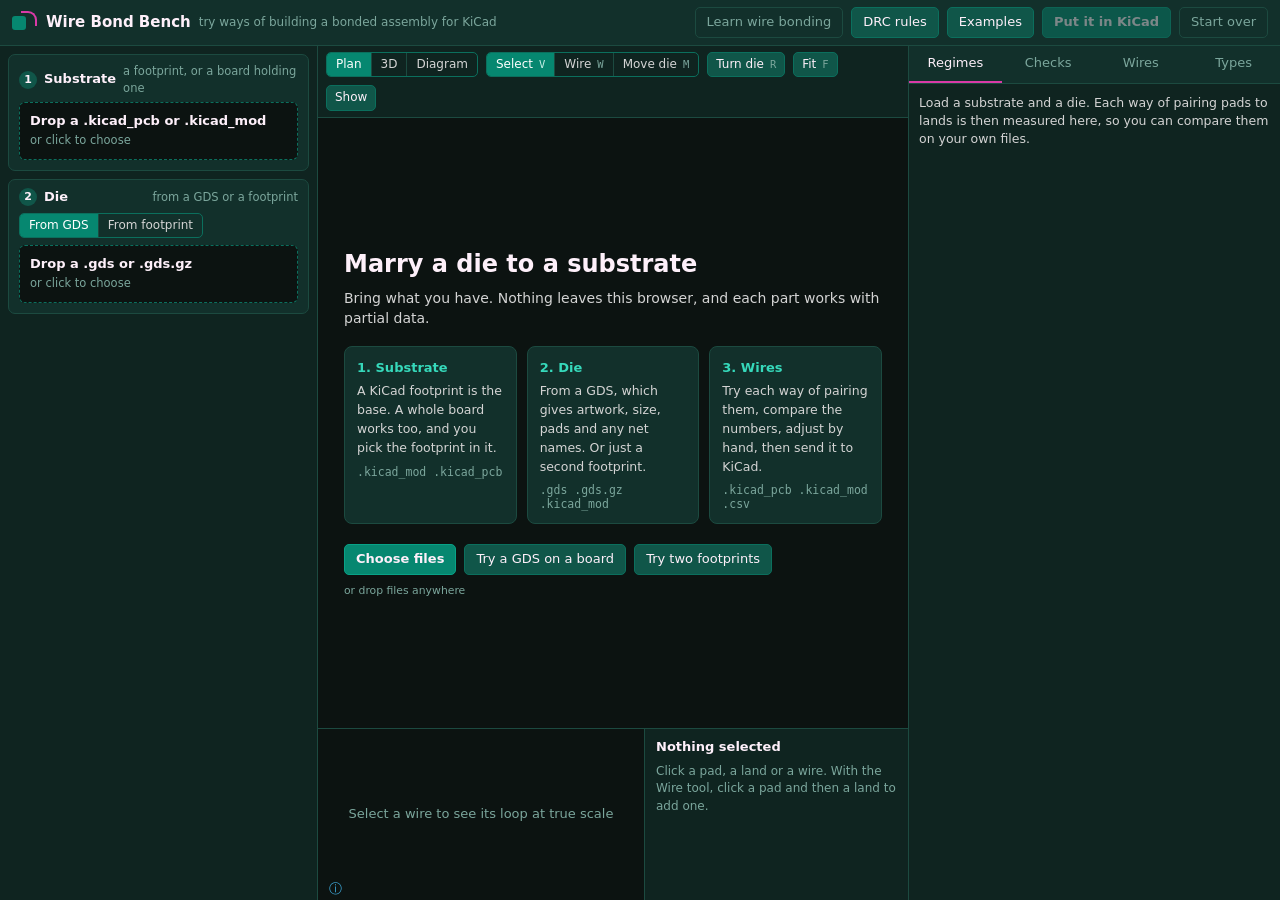
<file: app/index.html>
<!doctype html>
<html lang="en">
<head>
<meta charset="utf-8">
<meta name="viewport" content="width=device-width, initial-scale=1">
<title>Wire Bond Bench</title>
<link rel="stylesheet" href="style.css">
</head>
<body>
<header id="top">
  <div class="brand"><span class="mark" aria-hidden="true"></span>Wire Bond Bench<span class="sub">try ways of building a bonded assembly for KiCad</span></div>
  <div id="busy" hidden><span id="busyText"></span><span class="bar"><i id="busyBar"></i></span></div>
  <div class="grow"></div>
  <a class="btn ghost" href="../docs/primer/wire-bonding-primer.html" target="_blank" rel="noopener" data-tip="top:primer" style="text-decoration:none">Learn wire bonding</a>
  <button class="btn" data-act="openDrc" id="drcBtn">DRC rules</button>
  <div class="menuwrap">
    <button class="btn" data-act="menu" data-menu="sampleMenu">Examples</button>
    <div class="menu" id="sampleMenu" hidden>
      <button data-act="sample" data-sample="gds">GDS die on a KiCad board<small>example.gds and example.kicad_pcb: 20 pads, discrete lands</small></button>
      <button data-act="sample" data-sample="mods">Two footprints<small>A land ring and a die, both .kicad_mod, no GDS</small></button>
    </div>
  </div>
  <div class="menuwrap">
    <button class="btn primary" data-act="menu" data-menu="exportMenu" id="exportBtn">Put it in KiCad</button>
    <div class="menu right" id="exportMenu" hidden>
      <button data-act="export" data-what="board">Assembled board and 3D wires (.zip)<small>Your board plus the die, one footprint per wire, and the type library</small></button>
      <button data-act="export" data-what="fp">Die footprint (.kicad_mod)<small>Outline, numbered Fab pads and the artwork image. No copper.</small></button>
      <button data-act="export" data-what="kit">Die kit (.zip)<small>Footprint, schematic symbol, 3D stand-in and a JSON manifest</small></button>
      <button data-act="export" data-what="bond">Bondlist (.csv)<small>Every wire: ends, heights, type, length</small></button>
      <button data-act="export" data-what="svg">Bond diagram (.wb.svg)<small>True-scale drawing that is also the data: plan, side view, loop profiles</small></button>
    </div>
  </div>
  <button class="btn ghost" data-act="reset">Start over</button>
</header>

<main id="layout">
  <aside id="left"></aside>

  <section id="centre">
    <div id="toolbar">
      <div class="seg" role="group" aria-label="View">
        <button data-act="mode" data-mode="plan" class="on">Plan</button>
        <button data-act="mode" data-mode="3d">3D</button>
        <button data-act="mode" data-mode="diagram">Diagram</button>
      </div>
      <div class="seg" role="group" aria-label="Tool" id="tools">
        <button data-act="tool" data-tool="select" class="on">Select<kbd>V</kbd></button>
        <button data-act="tool" data-tool="wire">Wire<kbd>W</kbd></button>
        <button data-act="tool" data-tool="move">Move die<kbd>M</kbd></button>
      </div>
      <button class="btn small" data-act="rotate">Turn die<kbd>R</kbd></button>
      <button class="btn small" data-act="fit">Fit<kbd>F</kbd></button>
      <span id="diagTools" hidden>
        <span class="seg" role="group" aria-label="Diagram shows">
          <button data-act="diagPane" data-tab="picture" class="on">Drawing</button>
          <button data-act="diagPane" data-tab="both">Both</button>
          <button data-act="diagPane" data-tab="code">Code</button>
        </span>
        <span data-show="picture"><button class="btn small" data-act="diagZoom" data-what="out" aria-label="Zoom out">−</button><button class="btn small" data-act="diagZoom" data-what="in" aria-label="Zoom in">+</button></span>
        <label data-show="code" data-tip="diag:wrap"><input type="checkbox" id="diagWrap" data-tip="diag:wrap"> Wrap</label>
        <button class="btn small" data-act="diagCopy" id="diagCopyBtn">Copy code</button>
        <button class="btn small" data-act="diagDownload" id="diagDlBtn">Download .wb.svg</button>
      </span>
      <div class="grow"></div>
      <div class="menuwrap">
        <button class="btn small" data-act="menu" data-menu="showMenu">Show</button>
        <div class="menu right pad" id="showMenu" hidden></div>
      </div>
    </div>
    <div id="stage">
      <div class="canvasbox" id="planBox"><canvas id="plan"></canvas></div>
      <div class="canvasbox" id="tiltBox" hidden><canvas id="tilt"></canvas><div class="hint3d">Drag to orbit, right-drag to pan, scroll to zoom. Height <input id="zExag" type="range" min="1" max="5" step="0.5" value="1" aria-label="Height exaggeration" data-tip="zExag"> <output id="zExagOut" data-tip="zExagOut">1×</output></div></div>
      <div class="canvasbox" id="diagBox" hidden>
        <div id="diagPicture" class="diagpane"></div>
        <pre id="diagCode" class="diagpane" tabindex="0" hidden></pre>
        <div id="diagMsg" hidden></div>
        <div id="diagMeta" data-tip="diag:meta"></div>
      </div>
      <div id="empty"></div>
      <div id="coord"></div>
      <div id="dropHint" hidden><div>Drop files anywhere<small>.kicad_pcb, .kicad_mod, .gds or .gds.gz</small></div></div>
    </div>
    <div id="bottom">
      <div class="canvasbox" id="loopBox"><canvas id="loop"></canvas><span class="info loopinfo" role="button" tabindex="0" data-tip="loopView" aria-label="About the loop view">ⓘ</span></div>
      <div id="inspector"></div>
    </div>
  </section>

  <aside id="right">
    <nav id="tabs">
      <button data-act="tab" data-tab="regimes" class="on">Regimes</button>
      <button data-act="tab" data-tab="checks">Checks</button>
      <button data-act="tab" data-tab="wires">Wires</button>
      <button data-act="tab" data-tab="types">Types</button>
    </nav>
    <div id="tabBody"></div>
  </aside>
</main>

<div id="tip" hidden></div>
<div id="uitip" popover="manual" role="tooltip"></div>
<div id="toasts" role="status" aria-live="polite"></div>
<input type="file" id="pickAny" hidden multiple accept=".kicad_pcb,.kicad_pro,.kicad_sch,.kicad_mod,.gds,.gds2,.gdsii,.gz">
<a id="dl" hidden></a>
<dialog id="drc" aria-labelledby="drcTitle"><div id="drcBody"></div></dialog>
<input type="file" id="pickRules" hidden accept=".json,application/json">
<script src="js/kicad.js"></script>
<script src="js/gds.js"></script>
<script src="js/rules.js"></script>
<script src="js/model.js"></script>
<script src="js/export.js"></script>
<script src="js/view.js"></script>
<script src="js/tips.js"></script>
<script src="js/samples.js"></script>
<script src="js/app.js"></script>
</body>
</html>
</file>
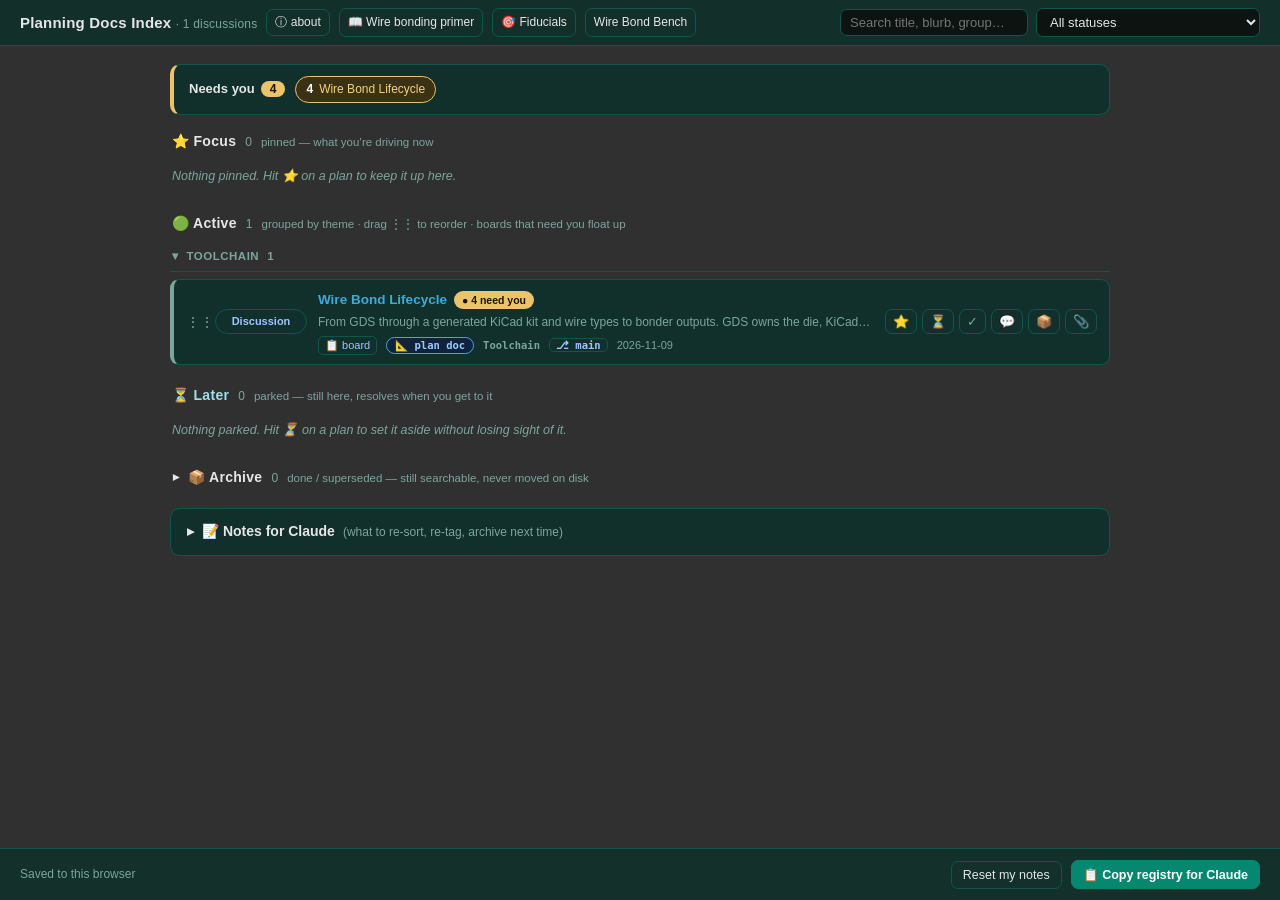
<file: planning/_planning_tools/index.html>
<!DOCTYPE html>
<html lang="en">
<head>
<meta charset="utf-8">
<meta name="viewport" content="width=device-width, initial-scale=1">
<title>Planning Docs Index</title>
<!-- ===========================================================================
     PLANNING DOCS INDEX  (see PROTOCOL.md / README.md in this folder)

     An interactive dashboard over every planning/<discussion>/. Content lives in
     index.js (window.PLANS + window.PLANS_BAKED); the rendering is index.engine.js.
     Reuses the board's CSS tokens (board.engine.css) + index-specific styles.

     Serve the REPO ROOT with Live Server and open this file. The registry's
     row links are relative to this page (../<discussion>/...).
     =========================================================================== -->
<link rel="stylesheet" href="board.engine.css">
<link rel="stylesheet" href="index.engine.css">
</head>
<body>
<header class="top">
  <div class="topbar">
    <h1 id="boardTitle">Planning Docs Index</h1>
    <button class="btn ghost mini" id="aboutToggle" aria-expanded="false" title="Show/hide help, stats &amp; legend">ⓘ about</button>
    <a class="btn ghost mini" href="../../docs/primer/wire-bonding-primer.html" title="What wire bonding is and how to design for it" style="text-decoration:none">📖 Wire bonding primer</a>
    <a class="btn ghost mini" href="../../docs/primer/fiducials.html" title="How pick and place machines and wire bonders find the board and the die" style="text-decoration:none">🎯 Fiducials</a>
    <a class="btn ghost mini" href="../../app/index.html" title="Open the Wire Bond Bench app" style="text-decoration:none">Wire Bond Bench</a>
    <span class="spacer"></span>
    <div class="controls" id="controls">
      <input type="search" id="search" placeholder="Search title, blurb, group…">
      <select id="fStatus">
        <option value="">All statuses</option>
        <option value="needs">Needs you (boards w/ open Qs)</option>
        <option value="later">Later (parked)</option>
        <option value="active">Active</option>
        <option value="partial">Partial</option>
        <option value="planning">Planning</option>
        <option value="discussion">Discussion</option>
        <option value="done">Done</option>
      </select>
    </div>
  </div>
  <div class="about" id="aboutBox" hidden></div>
</header>

<main>
  <div id="needbar" class="needbar"></div>
  <div id="list"></div>

  <details class="global" id="globalBox" style="margin-top:18px">
    <summary><span class="gicon">▸</span> 📝 Notes for Claude <span style="color:var(--muted);font-weight:400;font-size:12px">(what to re-sort, re-tag, archive next time)</span></summary>
    <div class="gbody">
      <textarea id="globalNotes" placeholder="e.g. 'Archive grbl-optimization next pass.' / 'Pull zorg_c2 into the Flotilla group.'"></textarea>
      <div class="hint">Saved with the export.</div>
    </div>
  </details>
</main>

<footer class="fab">
  <span class="saved" id="savedAt">Loading…</span>
  <button class="btn ghost" id="reset">Reset my notes</button>
  <button class="btn primary" id="copyJson">📋 Copy registry for Claude</button>
</footer>

<script src="index.js"></script>
<script src="index.engine.js"></script>
</body>
</html>
</file>
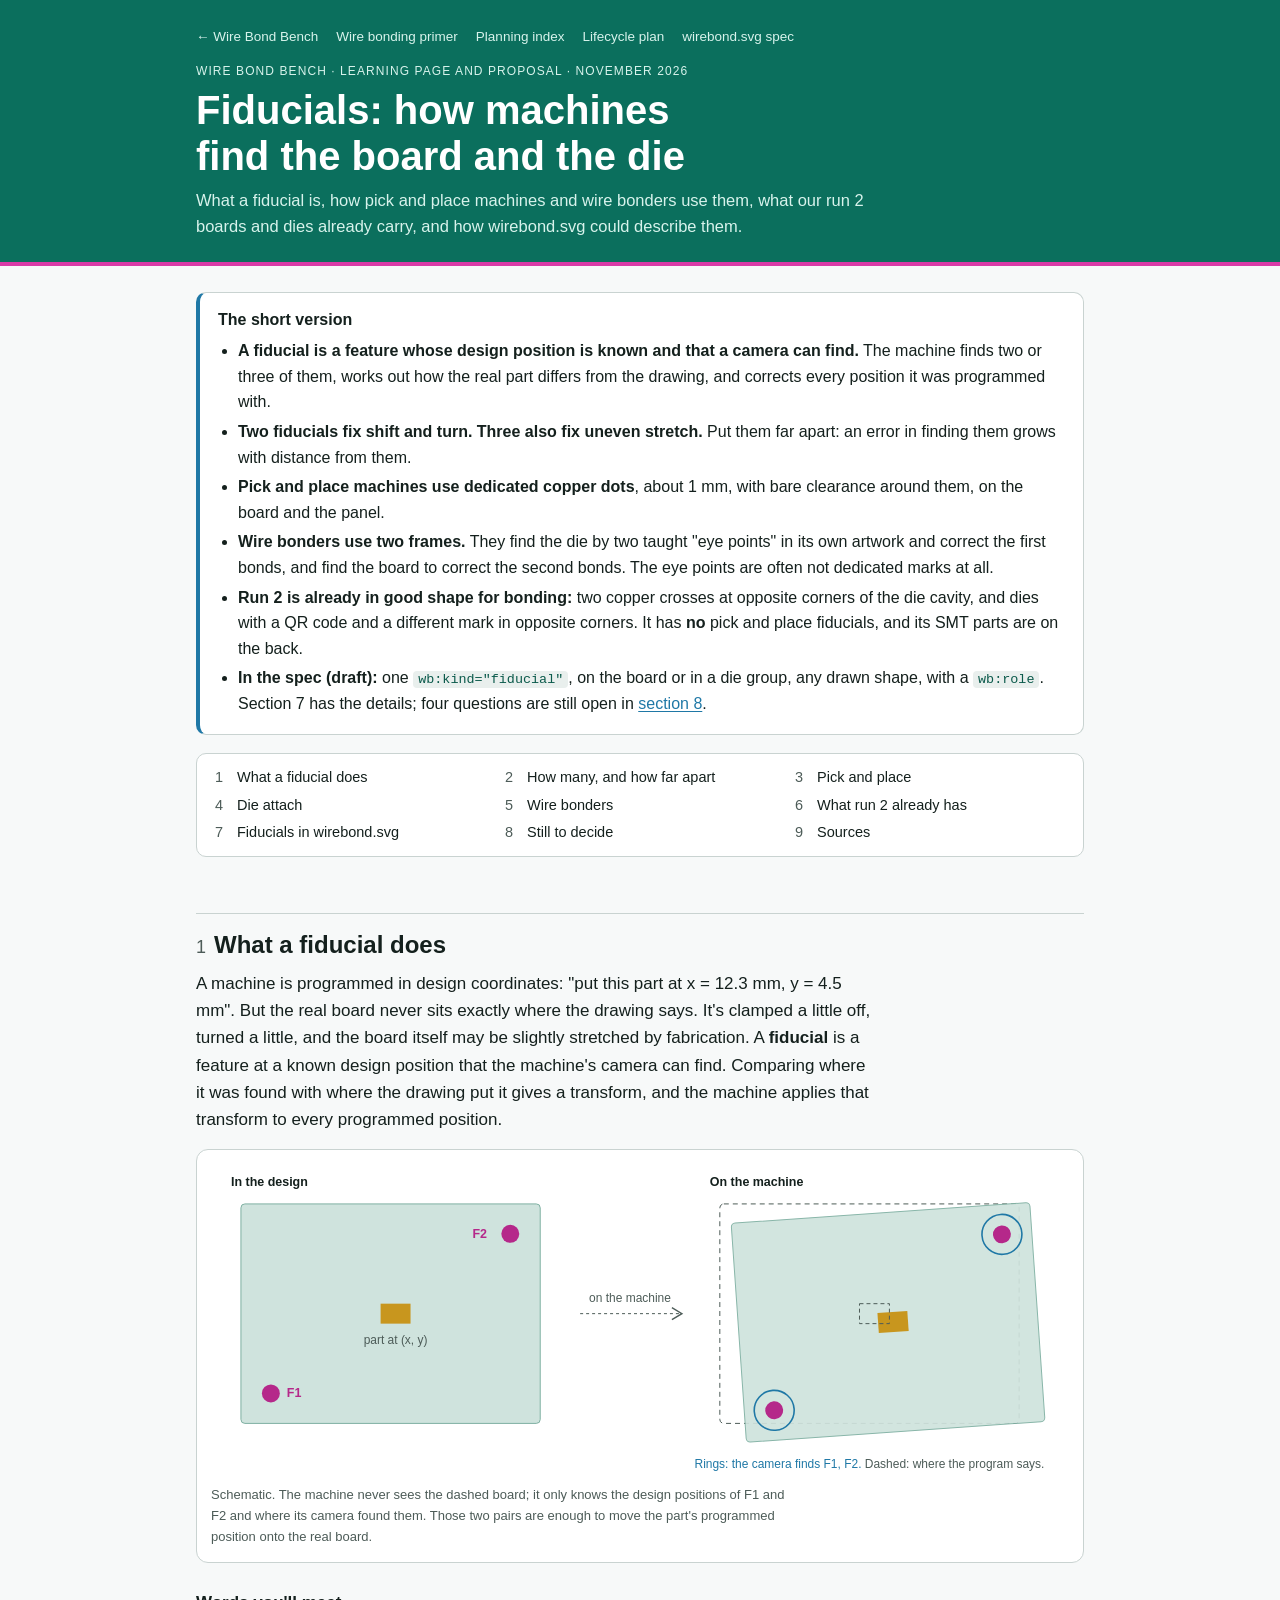
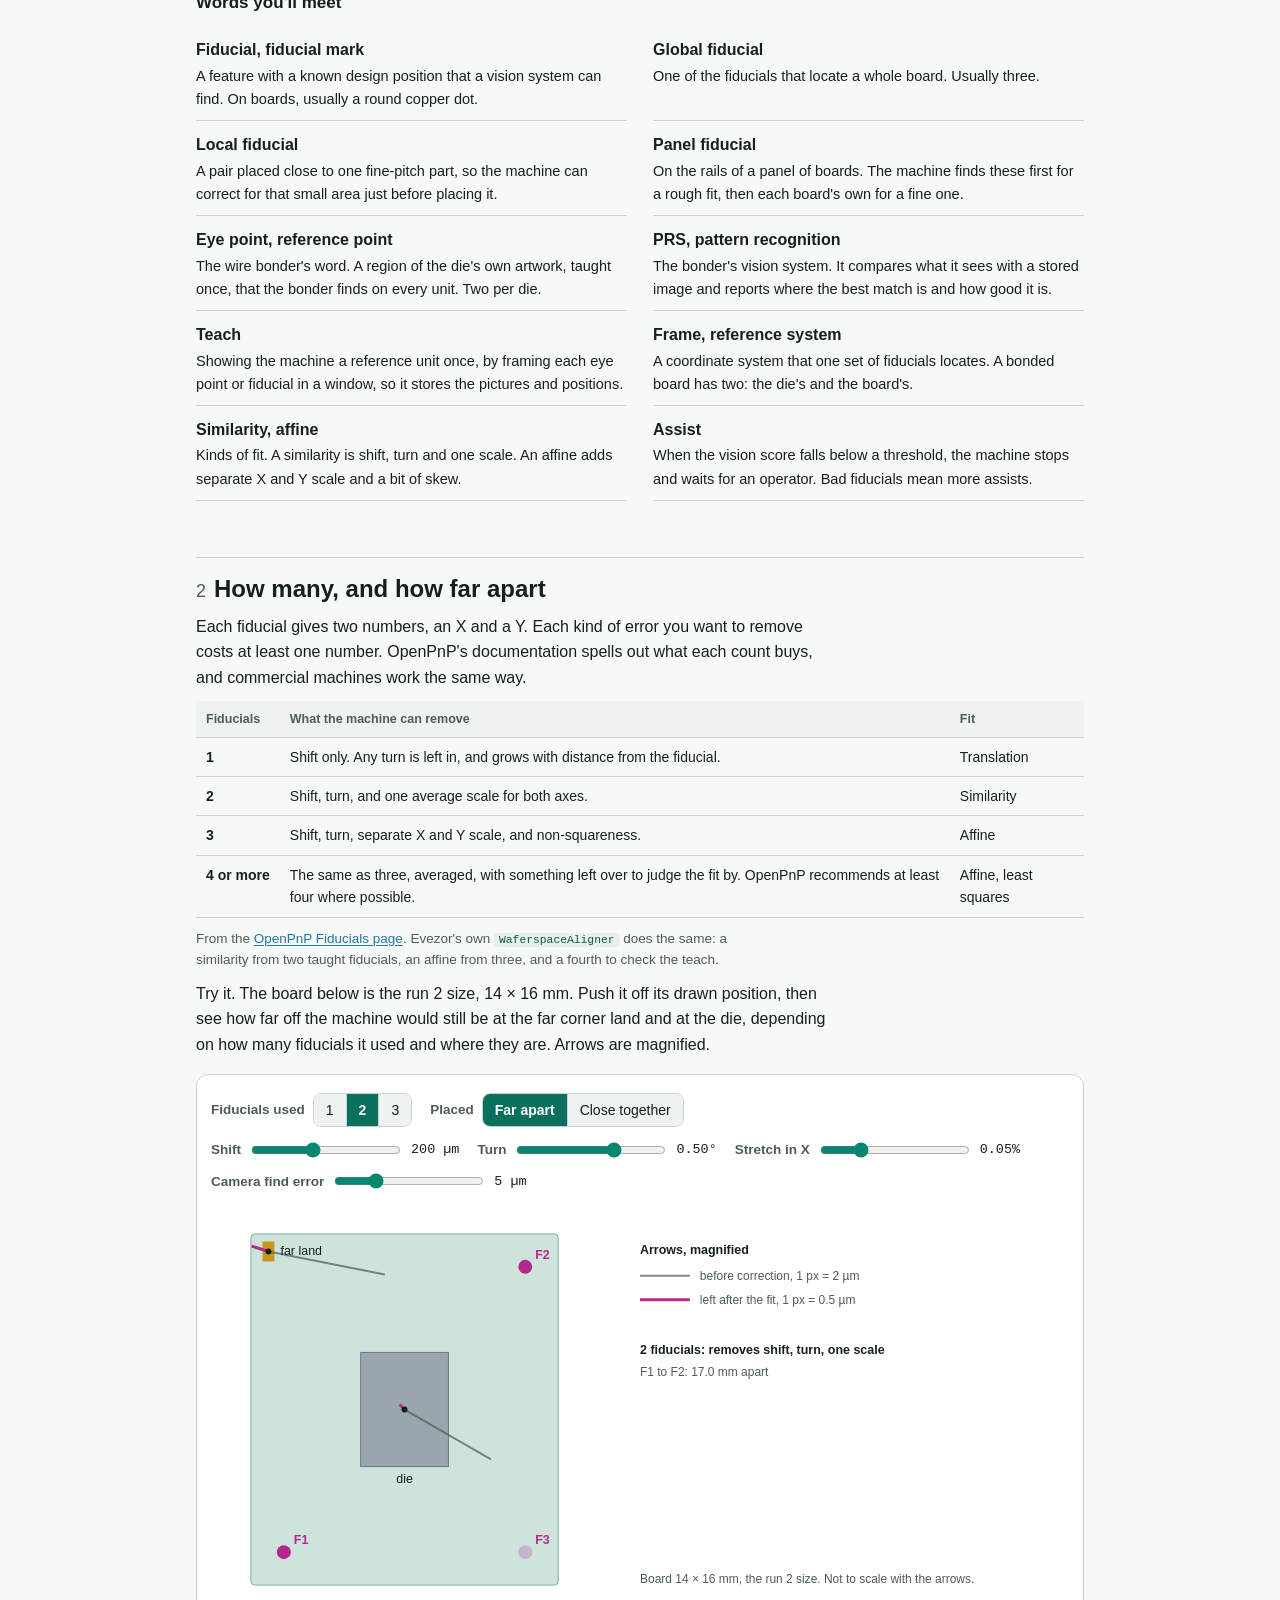
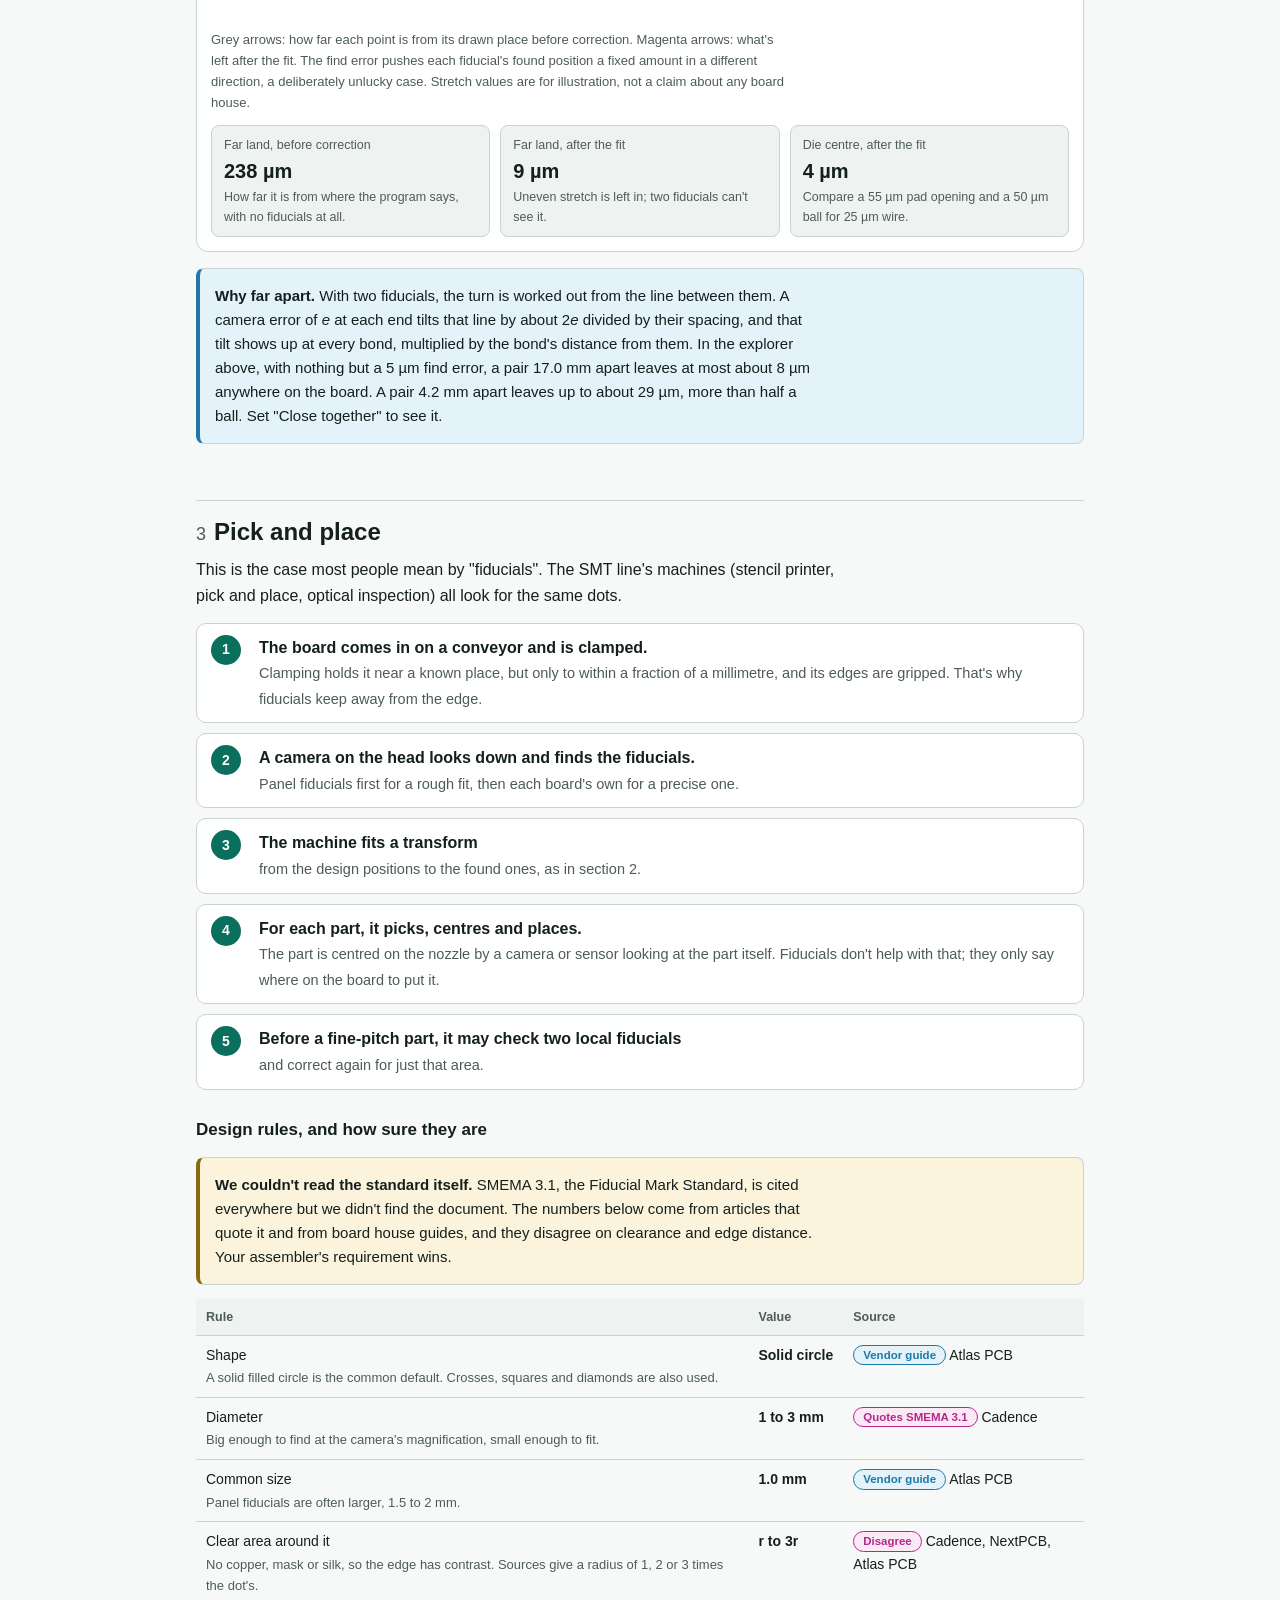
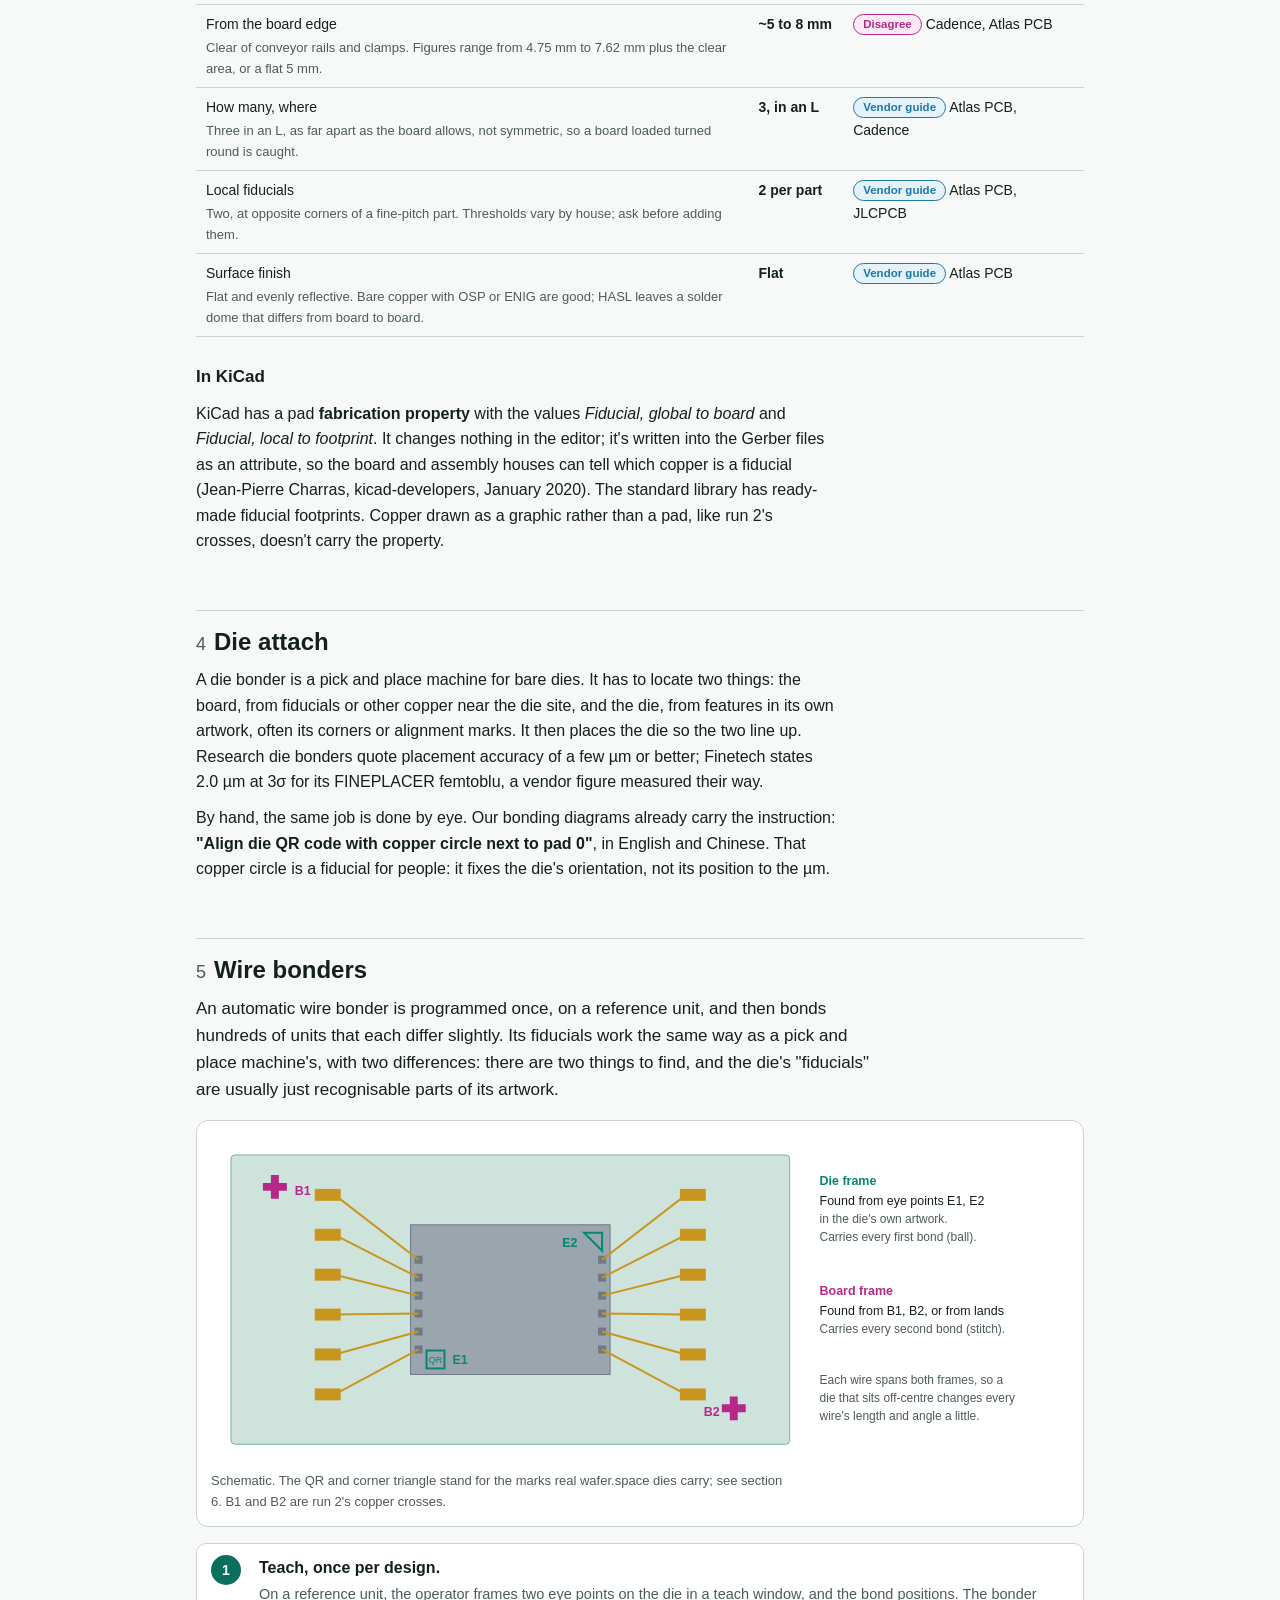
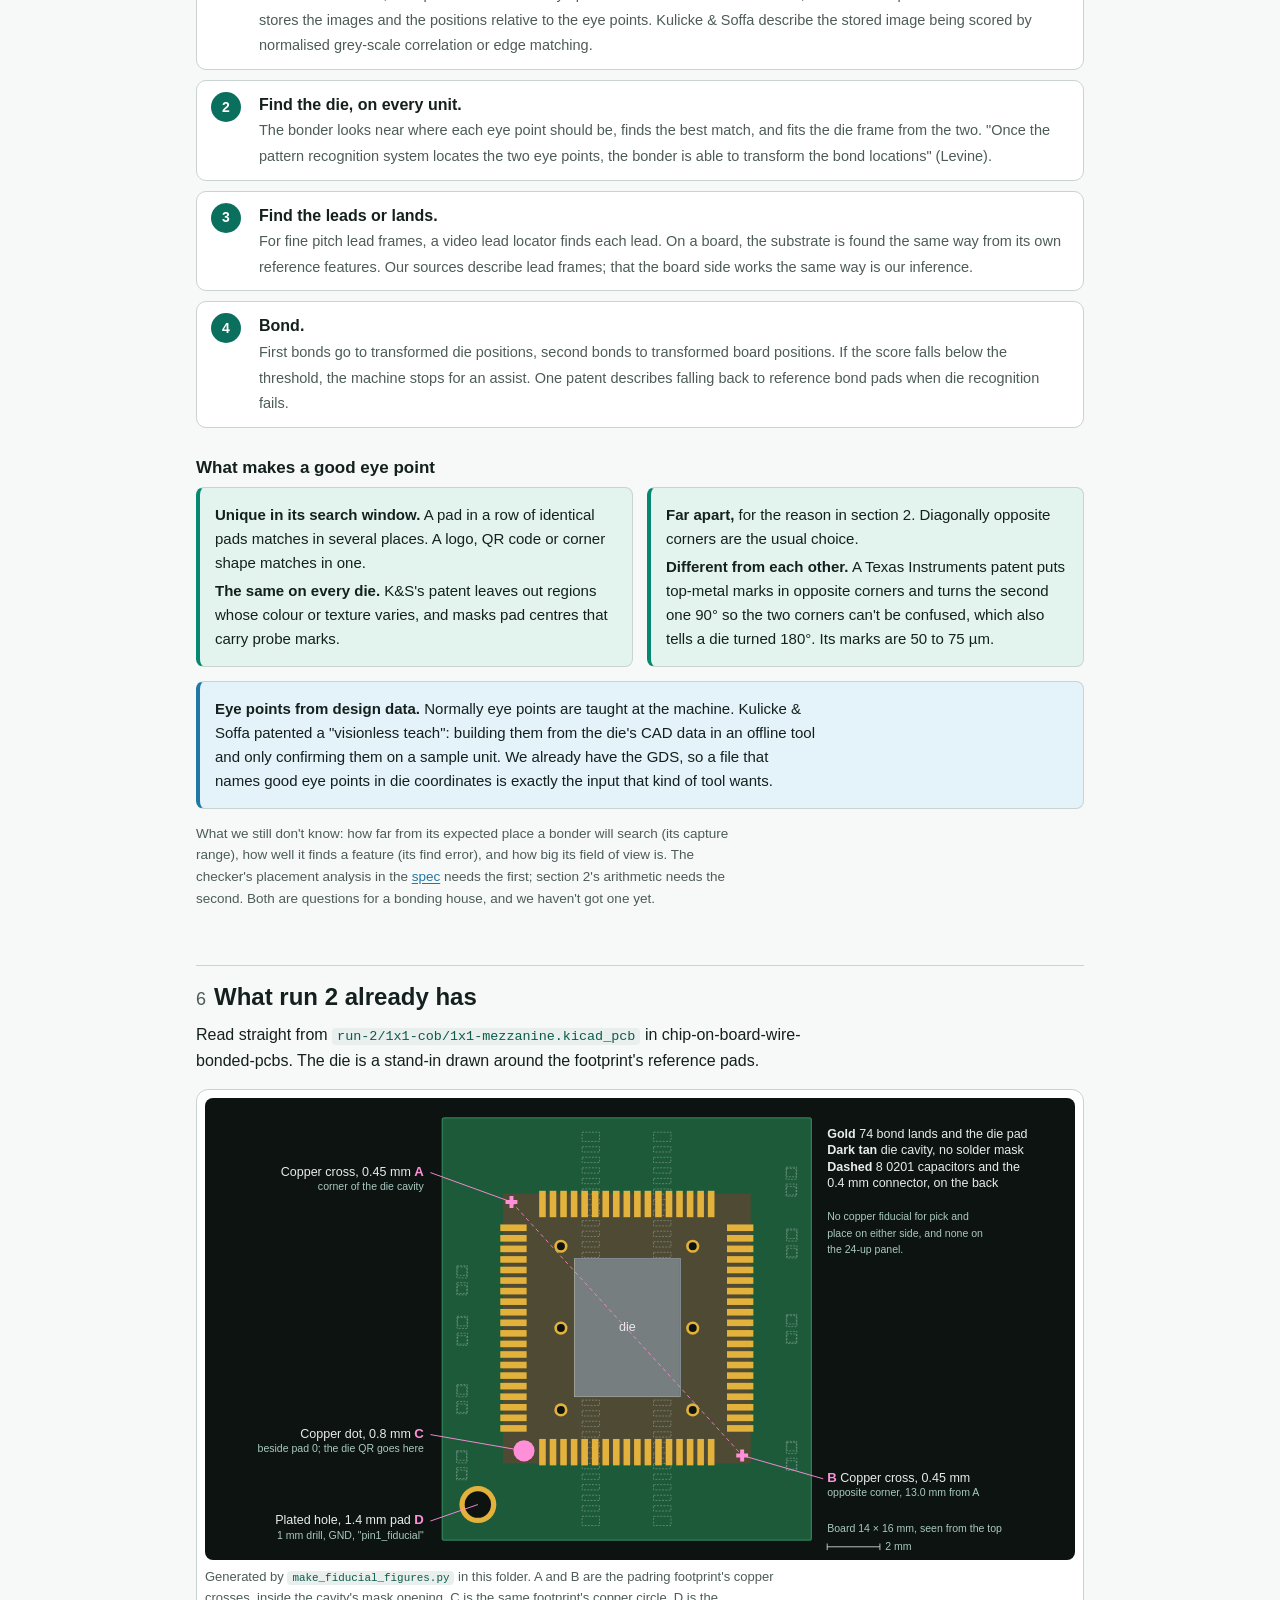
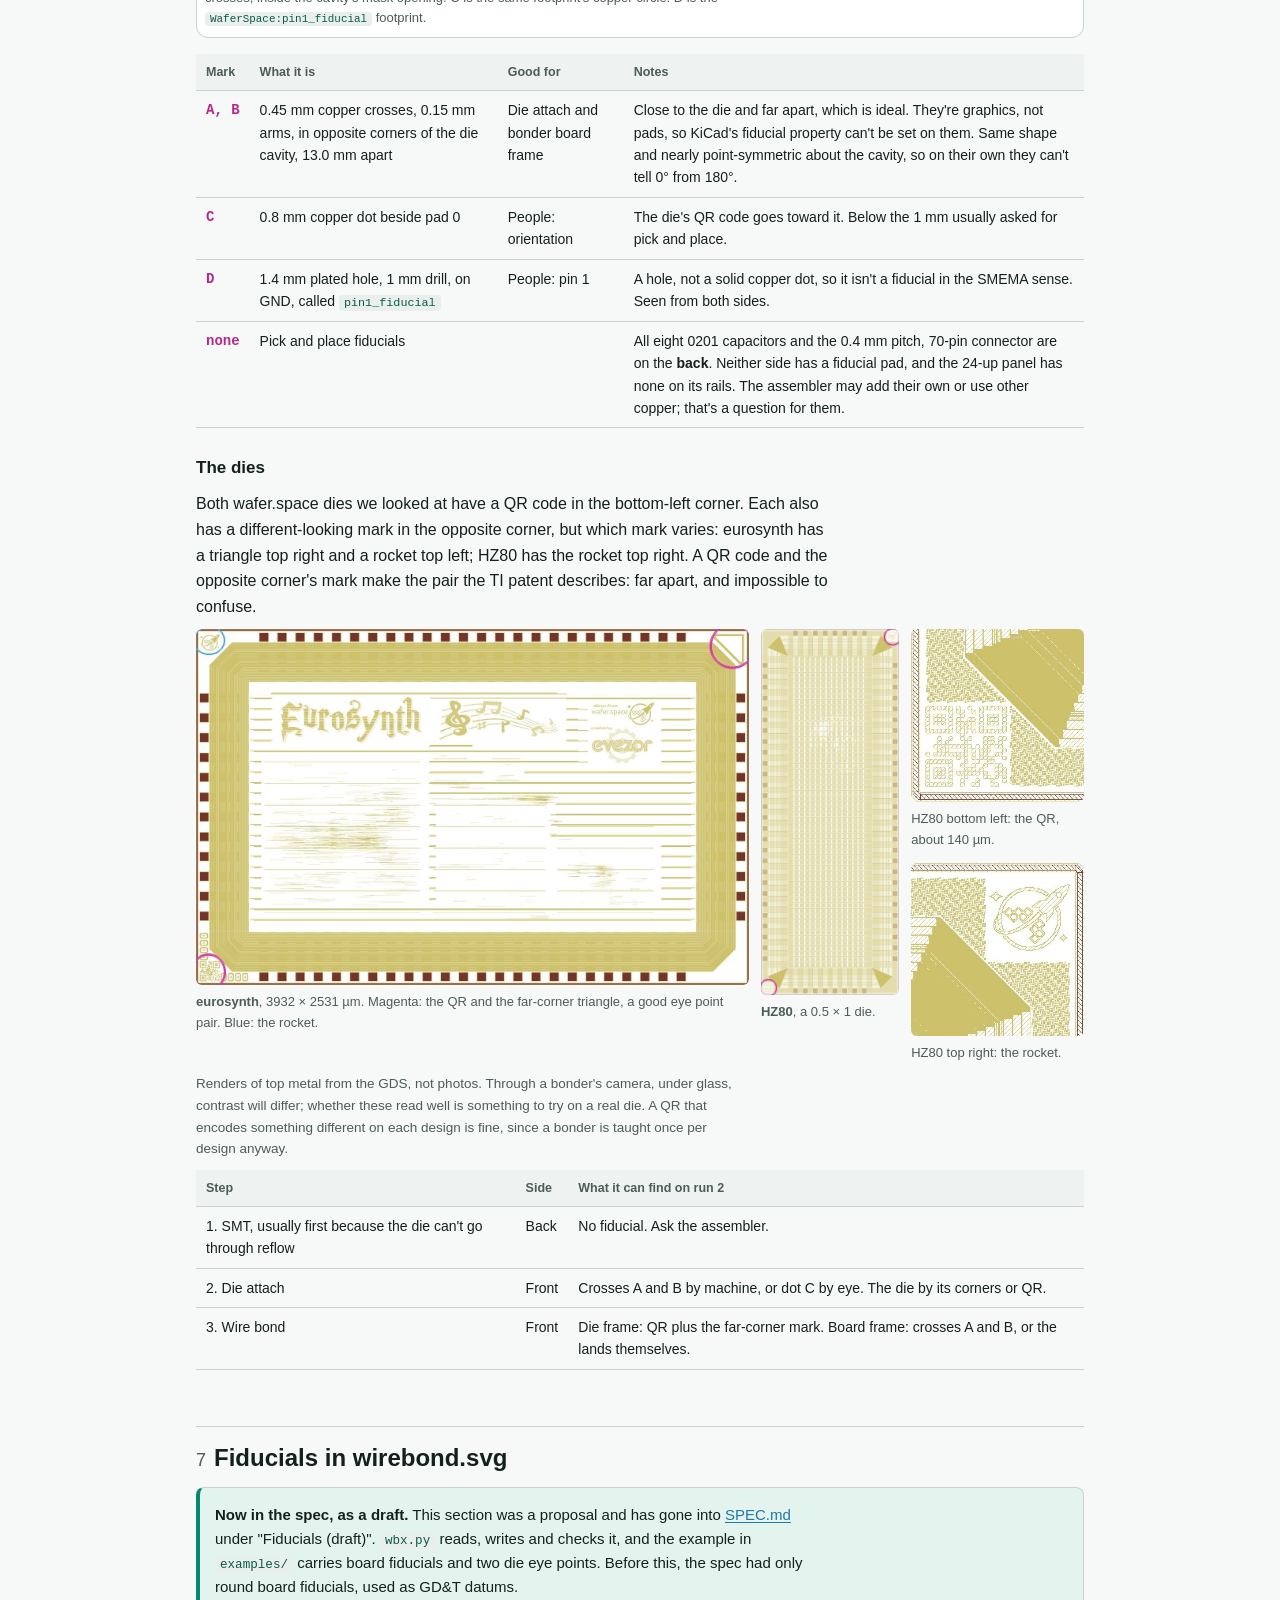
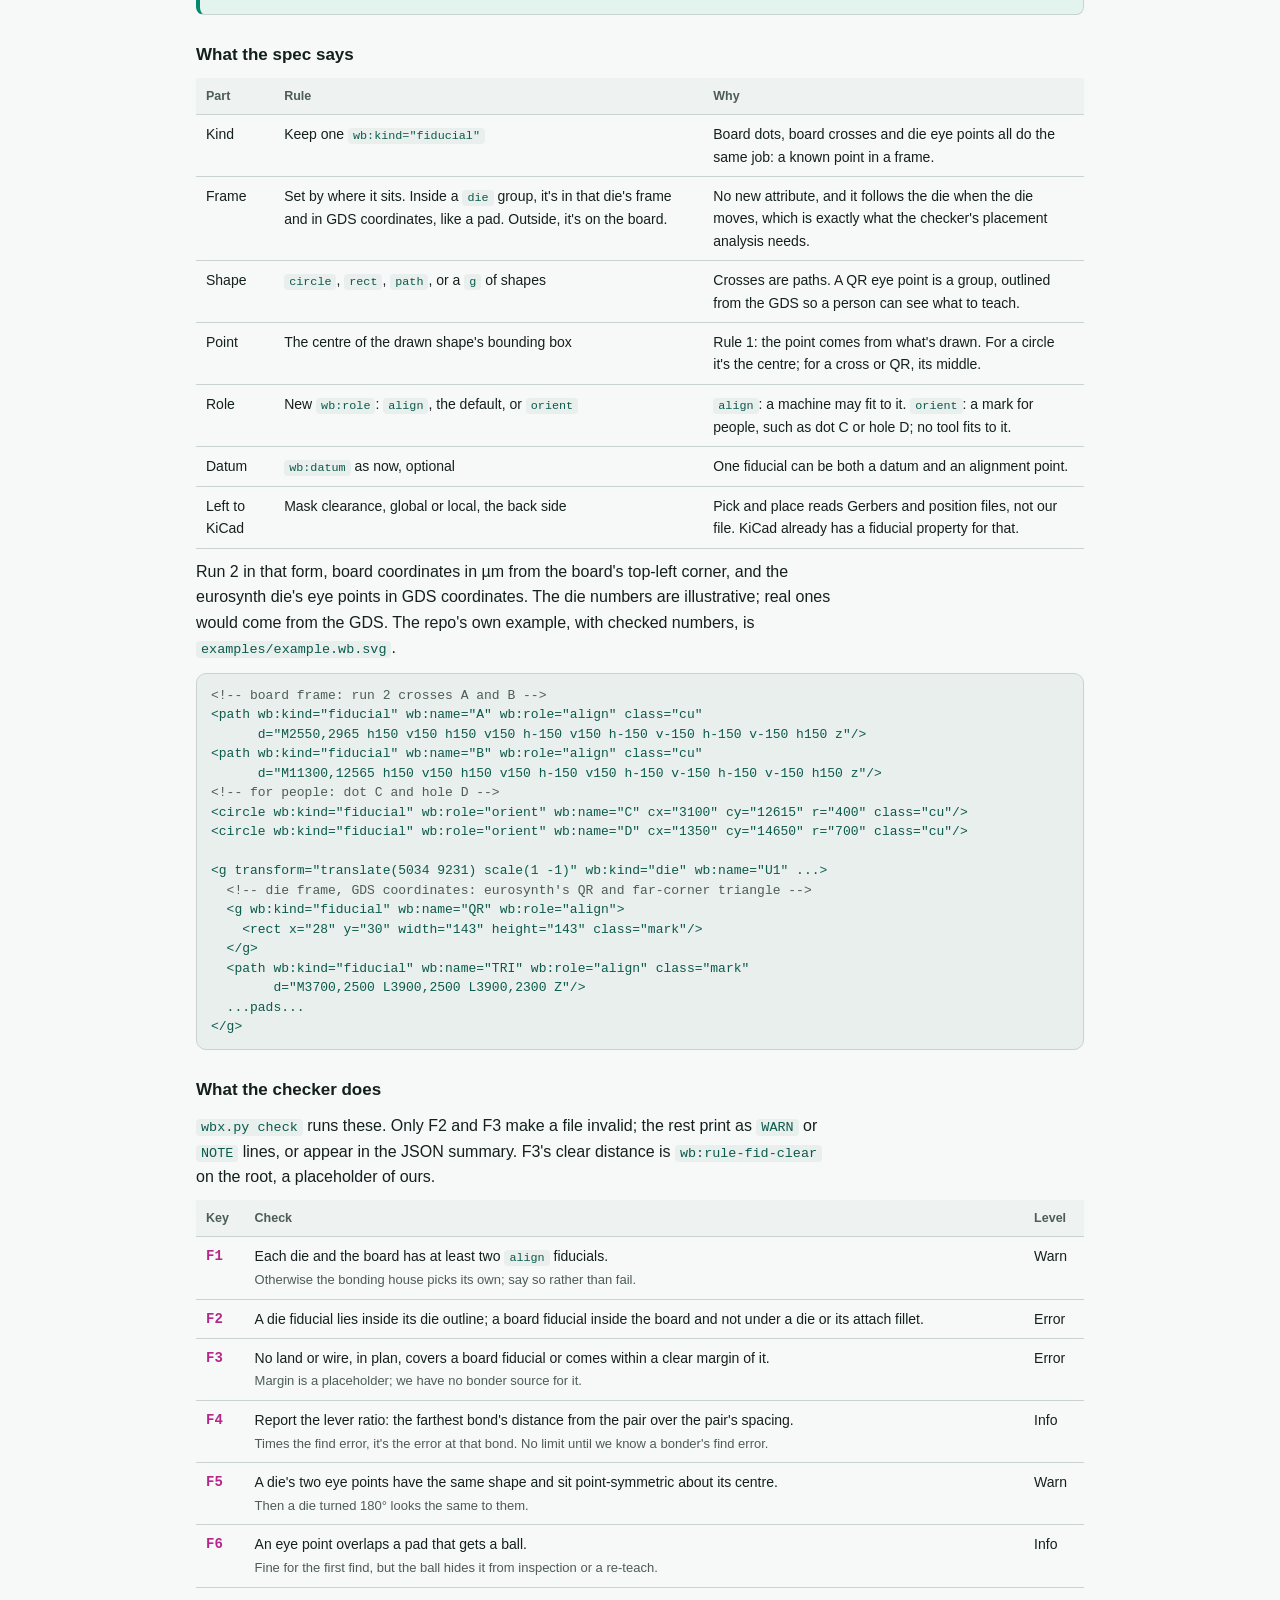
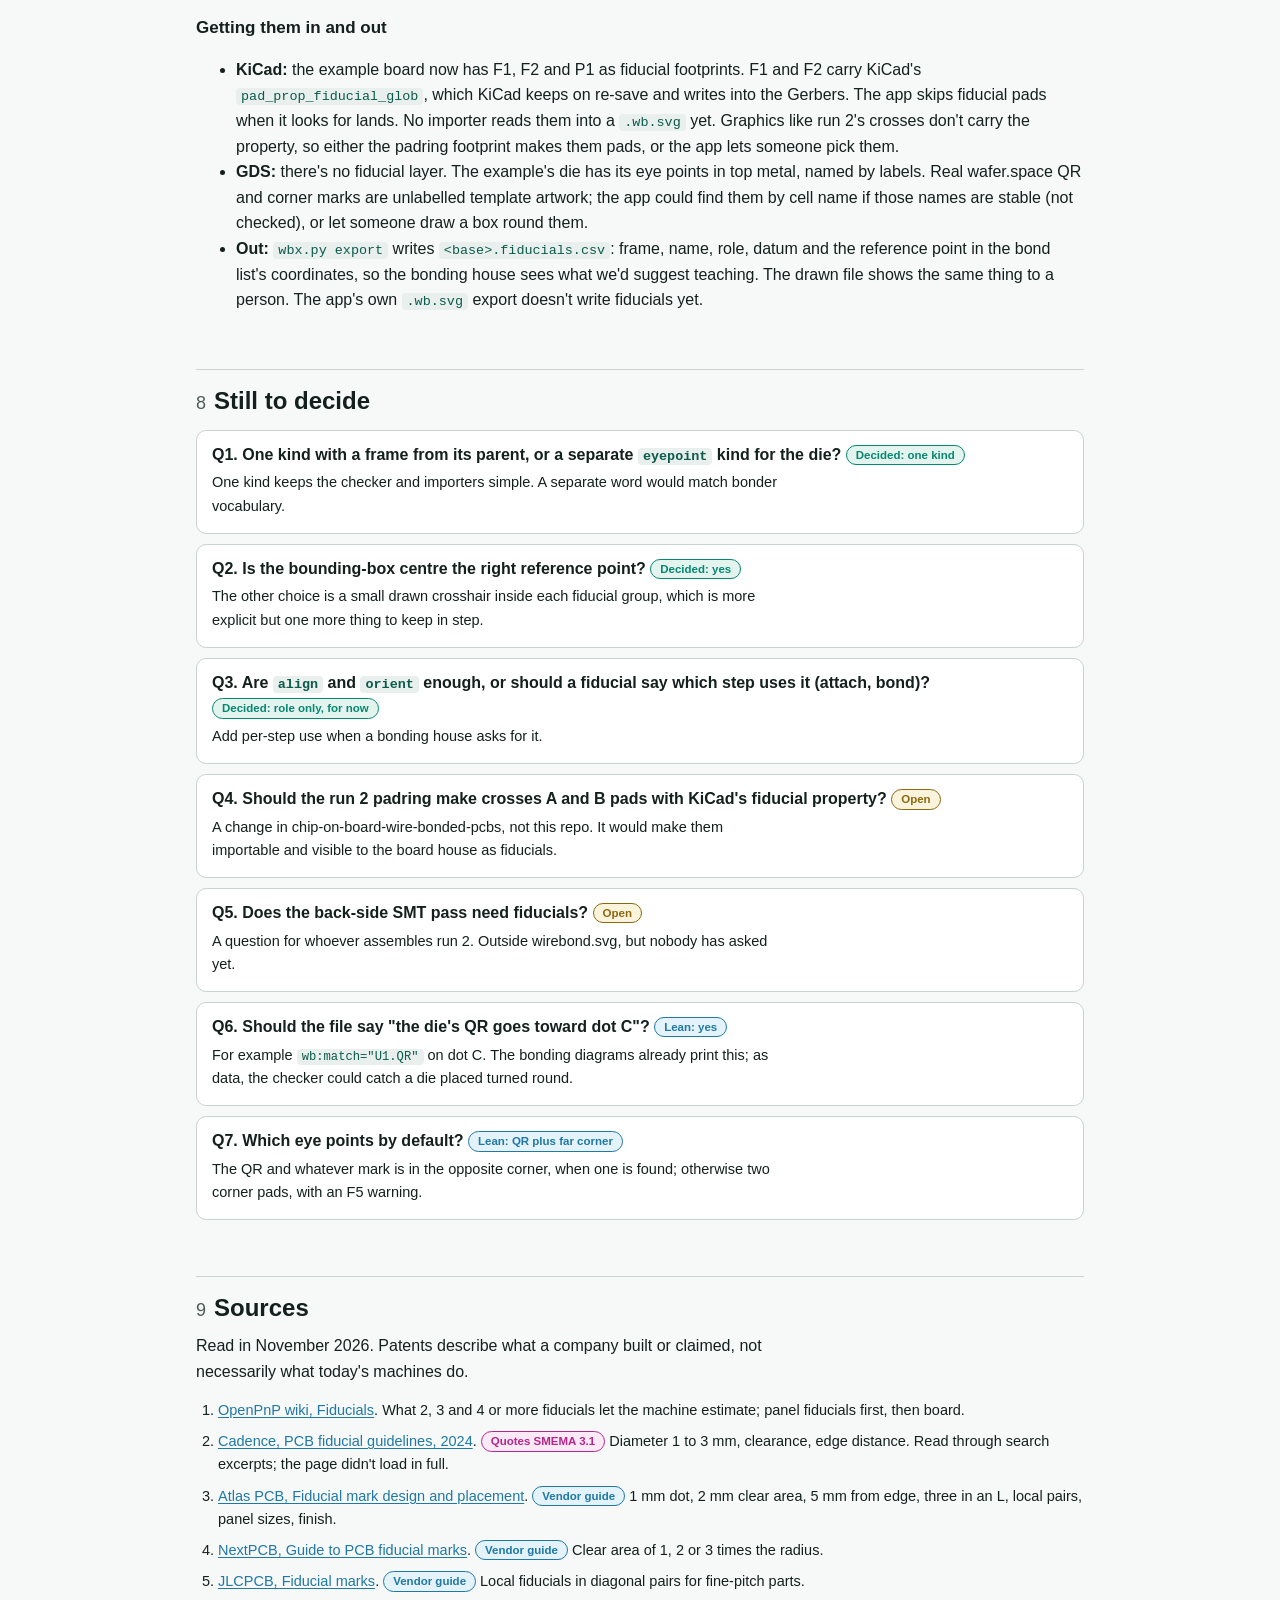
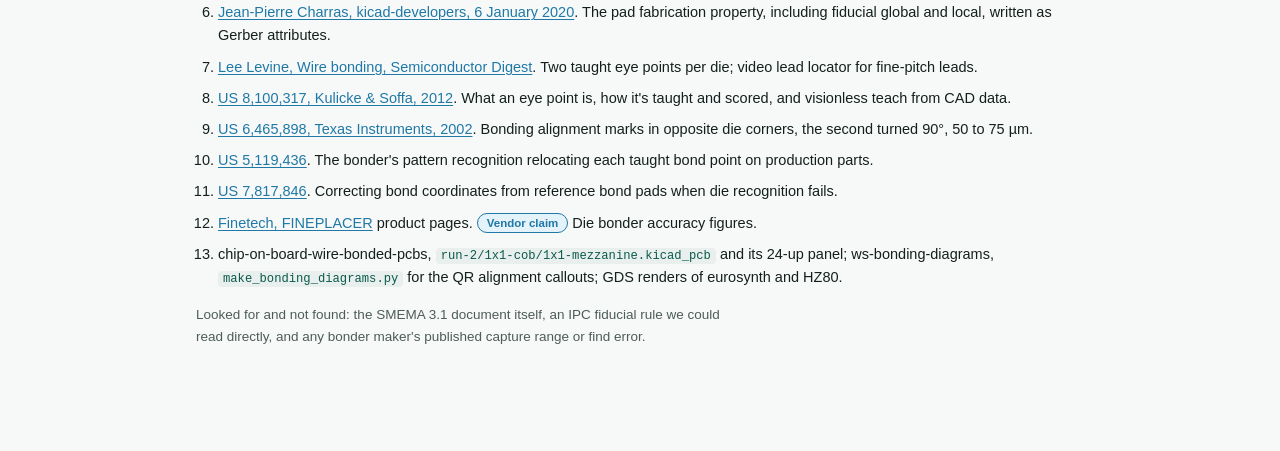
<file: docs/primer/fiducials.html>
<!doctype html>
<html lang="en">
<head>
<meta charset="utf-8">
<meta name="viewport" content="width=device-width, initial-scale=1">
<title>Fiducials Primer</title>
<style>
/* Same house style as wire-bonding-primer.html: one reading column, Evezor palette, dark first. */
:root{
  color-scheme:dark;
  --bg:#262c2a; --panel:#12302b; --panel2:#0c1311; --line:#1b5c50;
  --txt:#e8eceb; --muted:#8fb5ac; --accent:#5bbbe6; --head:#0b6f5d; --head-txt:#ffffff; --head-sub:#d8f3ec;
  --green:#36d9bb; --green-bg:#0b3a31; --blue:#5bbbe6; --blue-bg:#10303f;
  --magenta:#e660bd; --magenta-bg:#3a1832; --amber:#e9c46a; --amber-bg:#3b3115;
  --si:#6d7a86; --si-edge:#9aa7b2; --board:#1d5a3a; --board-edge:#2f7d55; --gold:#e3b23c; --copper:#e07a4b;
  --code-bg:#04130a; --code-txt:#aff5b4;
  --f-body:Arial,Helvetica,sans-serif; --f-mono:ui-monospace,Menlo,Consolas,monospace;
}
@media (prefers-color-scheme: light){ :root:not([data-theme="dark"]){
  color-scheme:light;
  --bg:#f7f9f9; --panel:#ffffff; --panel2:#eef3f2; --line:#c9d3d1;
  --txt:#14201d; --muted:#4d5c58; --accent:#1f78a6; --head:#0b6f5d; --head-txt:#ffffff; --head-sub:#d8f3ec;
  --green:#068770; --green-bg:#e3f4ef; --blue:#1f78a6; --blue-bg:#e4f2f9;
  --magenta:#b5288a; --magenta-bg:#fbe9f5; --amber:#8a6a10; --amber-bg:#fbf3dc;
  --si:#9aa5ae; --si-edge:#6d7a86; --board:#cfe3dd; --board-edge:#7fb0a2; --gold:#c8961e; --copper:#c8602f;
  --code-bg:#e9efed; --code-txt:#0b5a4b;
}}
:root[data-theme="light"]{
  color-scheme:light;
  --bg:#f7f9f9; --panel:#ffffff; --panel2:#eef3f2; --line:#c9d3d1;
  --txt:#14201d; --muted:#4d5c58; --accent:#1f78a6; --head:#0b6f5d; --head-txt:#ffffff; --head-sub:#d8f3ec;
  --green:#068770; --green-bg:#e3f4ef; --blue:#1f78a6; --blue-bg:#e4f2f9;
  --magenta:#b5288a; --magenta-bg:#fbe9f5; --amber:#8a6a10; --amber-bg:#fbf3dc;
  --si:#9aa5ae; --si-edge:#6d7a86; --board:#cfe3dd; --board-edge:#7fb0a2; --gold:#c8961e; --copper:#c8602f;
  --code-bg:#e9efed; --code-txt:#0b5a4b;
}
*{box-sizing:border-box}
img{max-width:100%;height:auto}
[hidden]{display:none!important}
body{margin:0;background:var(--bg);color:var(--txt);font:16px/1.6 var(--f-body)}
a{color:var(--accent);text-decoration:underline;text-decoration-thickness:1px;text-underline-offset:2px}
a:focus-visible,button:focus-visible,input:focus-visible{outline:2px solid var(--magenta);outline-offset:2px}
code,.mono{font-family:var(--f-mono);font-size:.84em}
code{background:var(--code-bg);color:var(--code-txt);border-radius:4px;padding:1px 5px}
pre{background:var(--code-bg);color:var(--code-txt);border:1px solid var(--line);border-radius:10px;padding:12px 14px;overflow-x:auto;font:13px/1.5 var(--f-mono);margin:12px 0}
pre code{background:none;padding:0;font-size:inherit}
pre .c{color:var(--muted)}

.mast{background:var(--head);color:var(--head-txt);border-bottom:4px solid #d93aa7}
.wrap{max-width:920px;margin:0 auto;padding-left:max(16px,env(safe-area-inset-left,0px));padding-right:max(16px,env(safe-area-inset-right,0px))}
.mast .wrap{padding-block:26px 22px}
.eyebrow{font-size:12px;letter-spacing:.09em;text-transform:uppercase;color:var(--head-sub)}
h1{font-size:clamp(28px,5vw,40px);line-height:1.15;margin:6px 0 8px;text-wrap:balance}
.mast p{margin:0;color:var(--head-sub);max-width:680px;font-size:16.5px}
.sitenav{display:flex;flex-wrap:wrap;gap:6px 18px;font-size:13.5px;margin-bottom:14px}
.sitenav a{color:var(--head-sub);text-decoration:none}
.sitenav a:hover{color:#fff;text-decoration:underline}

main.wrap{padding-block:8px 96px}
h2{font-size:24px;line-height:1.25;margin:56px 0 4px;padding-top:16px;border-top:1px solid var(--line);text-wrap:balance}
h2 .k{color:var(--muted);font-weight:400;margin-right:8px;font-size:18px}
h3{font-size:17px;margin:26px 0 6px}
p{margin:10px 0;max-width:72ch}
.lede{font-size:17px}
.muted{color:var(--muted)} .small{font-size:13.5px}
figure{margin:16px 0}
figcaption,.cap{font-size:13px;color:var(--muted);margin-top:7px;max-width:80ch}
.tldr{background:var(--panel);border:1px solid var(--line);border-left:4px solid var(--accent);border-radius:10px;padding:14px 18px;margin:18px 0}
.tldr ul{margin:6px 0 0;padding-left:20px} .tldr li{margin:4px 0}
.callout{border:1px solid var(--line);border-left:4px solid var(--amber);background:var(--amber-bg);border-radius:8px;padding:11px 15px;margin:14px 0;font-size:15px}
.callout.info{border-left-color:var(--blue);background:var(--blue-bg)}
.callout.good{border-left-color:var(--green);background:var(--green-bg)}
.callout p{margin:4px 0}
nav.toc{display:grid;grid-template-columns:repeat(auto-fill,minmax(250px,1fr));gap:4px 20px;background:var(--panel);border:1px solid var(--line);border-radius:10px;padding:12px 18px;margin:18px 0;font-size:14.5px}
nav.toc a{color:var(--txt);text-decoration:none} nav.toc a:hover{color:var(--accent)}
nav.toc span{color:var(--muted);display:inline-block;width:22px}
.fig{background:var(--panel);border:1px solid var(--line);border-radius:12px;padding:14px;margin:16px 0}
.fig img{display:block;width:100%;border-radius:8px}
.scroll{overflow-x:auto}
.fig svg{display:block;width:100%;height:auto}
.fig svg.wide{min-width:620px}
.grid2{display:grid;grid-template-columns:repeat(auto-fit,minmax(min(100%,330px),1fr));gap:14px}
.grid2>*{min-width:0}
.dies{display:grid;grid-template-columns:minmax(0,3.2fr) minmax(0,.8fr) minmax(0,1fr);gap:12px;align-items:start}
.dies img{display:block;width:100%;border-radius:6px}
.dies .stack{display:grid;gap:12px}
@media (max-width:640px){ .dies{grid-template-columns:1fr 1fr} .dies>figure:first-child{grid-column:1/-1} }

.pill{display:inline-block;font-size:11.5px;font-weight:700;border-radius:999px;padding:0 9px;border:1px solid;white-space:nowrap;vertical-align:1px;line-height:1.6}
.t-std{color:var(--green);border-color:var(--green);background:var(--green-bg)}
.t-ven{color:var(--blue);border-color:var(--blue);background:var(--blue-bg)}
.t-sec{color:var(--magenta);border-color:var(--magenta);background:var(--magenta-bg)}
.t-ph{color:var(--amber);border-color:var(--amber);background:var(--amber-bg);border-style:dashed}
.t-our{color:var(--muted);border-color:var(--line);background:var(--panel2)}
.p-dec{color:var(--green);border-color:var(--green);background:var(--green-bg)}
.p-lean{color:var(--blue);border-color:var(--blue);background:var(--blue-bg)}
.p-open{color:var(--amber);border-color:var(--amber);background:var(--amber-bg)}

dl.gl{display:grid;grid-template-columns:repeat(auto-fit,minmax(min(100%,380px),1fr));gap:2px 26px;margin:12px 0}
dl.gl div{padding:9px 0;border-bottom:1px solid var(--line);min-width:0}
dl.gl dt{font-weight:700}
dl.gl dd{margin:2px 0 0;font-size:14.5px}

ol.steps{list-style:none;padding:0;margin:14px 0;display:grid;gap:10px;counter-reset:s}
ol.steps li{counter-increment:s;display:grid;grid-template-columns:36px minmax(0,1fr);gap:12px;align-items:start;background:var(--panel);border:1px solid var(--line);border-radius:10px;padding:11px 14px}
ol.steps li::before{content:counter(s);width:30px;height:30px;border-radius:50%;background:var(--head);color:#fff;display:flex;align-items:center;justify-content:center;font-weight:700;font-size:14px}
ol.steps b{display:block}
ol.steps span{font-size:14.5px;color:var(--muted)}

.tw{overflow-x:auto;margin:10px 0}
table{border-collapse:collapse;width:100%;font-size:14px}
th,td{border-bottom:1px solid var(--line);padding:8px 10px;text-align:left;vertical-align:top}
th{color:var(--muted);font-weight:600;font-size:12.5px;background:var(--panel2);white-space:nowrap}
td.key{font-family:var(--f-mono);font-weight:700;color:var(--magenta);white-space:nowrap}
td.val{white-space:nowrap;font-variant-numeric:tabular-nums;font-weight:700}
td .why{display:block;color:var(--muted);font-size:13px;margin-top:2px}

.ctl{display:flex;flex-wrap:wrap;gap:10px 18px;align-items:center;margin:4px 0 12px}
.ctl label,.ctl .lb{font-size:13.5px;color:var(--muted);font-weight:600}
.ctl .one{display:flex;gap:8px;align-items:center}
.seg{display:inline-flex;border:1px solid var(--line);border-radius:8px;overflow:hidden}
.seg button{font:inherit;font-size:14px;background:var(--panel2);color:var(--txt);border:0;border-right:1px solid var(--line);padding:5px 12px;cursor:pointer;font-variant-numeric:tabular-nums}
.seg button:last-child{border-right:0}
.seg button[aria-pressed="true"]{background:var(--head);color:#fff;font-weight:700}
input[type=range]{width:150px;accent-color:var(--green)}
.readout{display:grid;grid-template-columns:repeat(auto-fit,minmax(min(100%,240px),1fr));gap:10px;margin-top:12px}
.ro{background:var(--panel2);border:1px solid var(--line);border-radius:8px;padding:9px 12px;font-size:14px}
.ro .v{font-size:20px;font-weight:700;font-variant-numeric:tabular-nums}
.ro .s{color:var(--muted);font-size:12.5px}

.qs{display:grid;gap:10px;margin:14px 0}
.q{background:var(--panel);border:1px solid var(--line);border-radius:10px;padding:11px 15px}
.q b{display:block;margin-bottom:2px}
.q p{margin:4px 0;font-size:14.5px}
ol.src{padding-left:22px;font-size:14.5px} ol.src li{margin:8px 0}

svg text{font-family:var(--f-body);fill:var(--txt);font-size:13px}
svg .lbl{font-size:12.5px} svg .lblm{fill:var(--muted);font-size:12px} svg .key{fill:var(--magenta);font-weight:700;font-size:12.5px}
svg .board{fill:var(--board);stroke:var(--board-edge)}
svg .ghost{fill:none;stroke:var(--muted);stroke-dasharray:5 4}
svg .die{fill:var(--si);stroke:var(--si-edge)}
svg .fid{fill:var(--magenta)}
svg .land{fill:var(--gold)}
svg .lead{stroke:var(--muted);stroke-width:1;fill:none;stroke-dasharray:3 3}
svg .err0{stroke:var(--muted);stroke-width:2;fill:none;opacity:.7}
svg .err1{stroke:var(--magenta);stroke-width:3;fill:none}
svg .cam{fill:none;stroke:var(--accent);stroke-width:1.6}
svg .frame{fill:none;stroke-width:1.6}
</style>
</head>
<body>

<header class="mast">
  <div class="wrap">
    <nav class="sitenav" aria-label="Project pages">
      <a href="../../app/index.html">← Wire Bond Bench</a>
      <a href="wire-bonding-primer.html">Wire bonding primer</a>
      <a href="../../planning/_planning_tools/index.html">Planning index</a>
      <a href="../../planning/wire_bond_lifecycle/plan.html">Lifecycle plan</a>
      <a href="../../SPEC.md">wirebond.svg spec</a>
    </nav>
    <div class="eyebrow">Wire Bond Bench · learning page and proposal · November 2026</div>
    <h1>Fiducials: how machines find the board and the die</h1>
    <p>What a fiducial is, how pick and place machines and wire bonders use them, what our run 2 boards and dies already carry, and how wirebond.svg could describe them.</p>
  </div>
</header>

<main class="wrap">

<div class="tldr">
  <b>The short version</b>
  <ul>
    <li><b>A fiducial is a feature whose design position is known and that a camera can find.</b> The machine finds two or three of them, works out how the real part differs from the drawing, and corrects every position it was programmed with.</li>
    <li><b>Two fiducials fix shift and turn. Three also fix uneven stretch.</b> Put them far apart: an error in finding them grows with distance from them.</li>
    <li><b>Pick and place machines use dedicated copper dots</b>, about 1 mm, with bare clearance around them, on the board and the panel.</li>
    <li><b>Wire bonders use two frames.</b> They find the die by two taught "eye points" in its own artwork and correct the first bonds, and find the board to correct the second bonds. The eye points are often not dedicated marks at all.</li>
    <li><b>Run 2 is already in good shape for bonding:</b> two copper crosses at opposite corners of the die cavity, and dies with a QR code and a different mark in opposite corners. It has <b>no</b> pick and place fiducials, and its SMT parts are on the back.</li>
    <li><b>In the spec (draft):</b> one <code>wb:kind="fiducial"</code>, on the board or in a die group, any drawn shape, with a <code>wb:role</code>. Section 7 has the details; four questions are still open in <a href="#decide">section 8</a>.</li>
  </ul>
</div>

<nav class="toc" aria-label="Contents">
  <a href="#what"><span>1</span>What a fiducial does</a>
  <a href="#count"><span>2</span>How many, and how far apart</a>
  <a href="#pnp"><span>3</span>Pick and place</a>
  <a href="#attach"><span>4</span>Die attach</a>
  <a href="#bonder"><span>5</span>Wire bonders</a>
  <a href="#run2"><span>6</span>What run 2 already has</a>
  <a href="#format"><span>7</span>Fiducials in wirebond.svg</a>
  <a href="#decide"><span>8</span>Still to decide</a>
  <a href="#sources"><span>9</span>Sources</a>
</nav>

<!-- 1 -->
<h2 id="what"><span class="k">1</span>What a fiducial does</h2>
<p class="lede">A machine is programmed in design coordinates: "put this part at x = 12.3 mm, y = 4.5 mm". But the real board never sits exactly where the drawing says. It's clamped a little off, turned a little, and the board itself may be slightly stretched by fabrication. A <b>fiducial</b> is a feature at a known design position that the machine's camera can find. Comparing where it was found with where the drawing put it gives a transform, and the machine applies that transform to every programmed position.</p>

<div class="fig scroll">
<svg class="wide" viewBox="0 0 860 315" role="img" aria-labelledby="whatT">
  <title id="whatT">Left, a board as drawn with two fiducials. Right, the same board on the machine, shifted and turned, with a camera finding each fiducial and the programmed part position moved to match.</title>
  <text x="20" y="22" class="lbl" font-weight="700">In the design</text>
  <rect class="board" x="30" y="40" width="300" height="220" rx="4"/>
  <circle class="fid" cx="60" cy="230" r="9"/><circle class="fid" cx="300" cy="70" r="9"/>
  <text x="76" y="234" class="key">F1</text><text x="262" y="74" class="key">F2</text>
  <rect class="land" x="170" y="140" width="30" height="20"/>
  <text x="185" y="180" text-anchor="middle" class="lblm">part at (x, y)</text>
  <path class="lead" d="M370,150 L470,150"/><path d="M462,144 L472,150 L462,156" fill="none" stroke="var(--muted)" stroke-width="1.4"/>
  <text x="420" y="138" text-anchor="middle" class="lblm">on the machine</text>

  <text x="500" y="22" class="lbl" font-weight="700">On the machine</text>
  <rect class="ghost" x="510" y="40" width="300" height="220" rx="4"/>
  <g transform="rotate(-4 660 150) translate(18 10)">
    <rect class="board" x="510" y="40" width="300" height="220" rx="4" opacity=".92"/>
    <circle class="fid" cx="540" cy="230" r="9"/><circle class="fid" cx="780" cy="70" r="9"/>
    <circle class="cam" cx="540" cy="230" r="20"/><circle class="cam" cx="780" cy="70" r="20"/>
    <rect class="land" x="650" y="140" width="30" height="20"/>
  </g>
  <rect x="650" y="140" width="30" height="20" fill="none" stroke="var(--muted)" stroke-dasharray="4 3"/>
  <text x="660" y="305" text-anchor="middle" class="lblm"><tspan style="fill:var(--accent)">Rings: the camera finds F1, F2.</tspan> Dashed: where the program says.</text>
</svg>
<div class="cap">Schematic. The machine never sees the dashed board; it only knows the design positions of F1 and F2 and where its camera found them. Those two pairs are enough to move the part's programmed position onto the real board.</div>
</div>

<h3>Words you'll meet</h3>
<dl class="gl">
  <div><dt>Fiducial, fiducial mark</dt><dd>A feature with a known design position that a vision system can find. On boards, usually a round copper dot.</dd></div>
  <div><dt>Global fiducial</dt><dd>One of the fiducials that locate a whole board. Usually three.</dd></div>
  <div><dt>Local fiducial</dt><dd>A pair placed close to one fine-pitch part, so the machine can correct for that small area just before placing it.</dd></div>
  <div><dt>Panel fiducial</dt><dd>On the rails of a panel of boards. The machine finds these first for a rough fit, then each board's own for a fine one.</dd></div>
  <div><dt>Eye point, reference point</dt><dd>The wire bonder's word. A region of the die's own artwork, taught once, that the bonder finds on every unit. Two per die.</dd></div>
  <div><dt>PRS, pattern recognition</dt><dd>The bonder's vision system. It compares what it sees with a stored image and reports where the best match is and how good it is.</dd></div>
  <div><dt>Teach</dt><dd>Showing the machine a reference unit once, by framing each eye point or fiducial in a window, so it stores the pictures and positions.</dd></div>
  <div><dt>Frame, reference system</dt><dd>A coordinate system that one set of fiducials locates. A bonded board has two: the die's and the board's.</dd></div>
  <div><dt>Similarity, affine</dt><dd>Kinds of fit. A similarity is shift, turn and one scale. An affine adds separate X and Y scale and a bit of skew.</dd></div>
  <div><dt>Assist</dt><dd>When the vision score falls below a threshold, the machine stops and waits for an operator. Bad fiducials mean more assists.</dd></div>
</dl>

<!-- 2 -->
<h2 id="count"><span class="k">2</span>How many, and how far apart</h2>
<p>Each fiducial gives two numbers, an X and a Y. Each kind of error you want to remove costs at least one number. OpenPnP's documentation spells out what each count buys, and commercial machines work the same way.</p>
<div class="tw"><table>
  <thead><tr><th>Fiducials</th><th>What the machine can remove</th><th>Fit</th></tr></thead>
  <tbody>
    <tr><td class="val">1</td><td>Shift only. Any turn is left in, and grows with distance from the fiducial.</td><td>Translation</td></tr>
    <tr><td class="val">2</td><td>Shift, turn, and one average scale for both axes.</td><td>Similarity</td></tr>
    <tr><td class="val">3</td><td>Shift, turn, separate X and Y scale, and non-squareness.</td><td>Affine</td></tr>
    <tr><td class="val">4 or more</td><td>The same as three, averaged, with something left over to judge the fit by. OpenPnP recommends at least four where possible.</td><td>Affine, least squares</td></tr>
  </tbody>
</table></div>
<p class="small muted">From the <a href="https://github.com/openpnp/openpnp/wiki/Fiducials">OpenPnP Fiducials page</a>. Evezor's own <code>WaferspaceAligner</code> does the same: a similarity from two taught fiducials, an affine from three, and a fourth to check the teach.</p>

<p>Try it. The board below is the run 2 size, 14 × 16 mm. Push it off its drawn position, then see how far off the machine would still be at the far corner land and at the die, depending on how many fiducials it used and where they are. Arrows are magnified.</p>

<div class="fig">
  <div class="ctl">
    <div class="one"><span class="lb" id="nLbl">Fiducials used</span>
      <div class="seg" role="group" aria-labelledby="nLbl" id="nSeg">
        <button type="button" data-n="1" aria-pressed="false">1</button>
        <button type="button" data-n="2" aria-pressed="true">2</button>
        <button type="button" data-n="3" aria-pressed="false">3</button>
      </div></div>
    <div class="one"><span class="lb" id="layLbl">Placed</span>
      <div class="seg" role="group" aria-labelledby="layLbl" id="laySeg">
        <button type="button" data-l="far" aria-pressed="true">Far apart</button>
        <button type="button" data-l="near" aria-pressed="false">Close together</button>
      </div></div>
  </div>
  <div class="ctl">
    <div class="one"><label for="sh">Shift</label><input type="range" id="sh" min="0" max="500" step="10" value="200"><span class="mono num" id="shO"></span></div>
    <div class="one"><label for="tu">Turn</label><input type="range" id="tu" min="-1.5" max="1.5" step="0.05" value="0.5"><span class="mono num" id="tuO"></span></div>
    <div class="one"><label for="st">Stretch in X</label><input type="range" id="st" min="0" max="0.2" step="0.01" value="0.05"><span class="mono num" id="stO"></span></div>
    <div class="one"><label for="fe">Camera find error</label><input type="range" id="fe" min="0" max="20" step="1" value="5"><span class="mono num" id="feO"></span></div>
  </div>
  <div class="scroll"><svg id="fitSvg" class="wide" viewBox="0 0 860 420" role="img" aria-label="Board with fiducials, a far land and the die, with arrows showing the error left after the fit"></svg></div>
  <div class="cap">Grey arrows: how far each point is from its drawn place before correction. Magenta arrows: what's left after the fit. The find error pushes each fiducial's found position a fixed amount in a different direction, a deliberately unlucky case. Stretch values are for illustration, not a claim about any board house.</div>
  <div class="readout" id="fitRead"></div>
</div>

<div class="callout info"><p><b>Why far apart.</b> With two fiducials, the turn is worked out from the line between them. A camera error of <i>e</i> at each end tilts that line by about 2<i>e</i> divided by their spacing, and that tilt shows up at every bond, multiplied by the bond's distance from them. In the explorer above, with nothing but a 5 µm find error, a pair 17.0 mm apart leaves at most about 8 µm anywhere on the board. A pair 4.2 mm apart leaves up to about 29 µm, more than half a ball. Set "Close together" to see it.</p></div>

<!-- 3 -->
<h2 id="pnp"><span class="k">3</span>Pick and place</h2>
<p>This is the case most people mean by "fiducials". The SMT line's machines (stencil printer, pick and place, optical inspection) all look for the same dots.</p>
<ol class="steps">
  <li><div><b>The board comes in on a conveyor and is clamped.</b><span>Clamping holds it near a known place, but only to within a fraction of a millimetre, and its edges are gripped. That's why fiducials keep away from the edge.</span></div></li>
  <li><div><b>A camera on the head looks down and finds the fiducials.</b><span>Panel fiducials first for a rough fit, then each board's own for a precise one.</span></div></li>
  <li><div><b>The machine fits a transform</b><span>from the design positions to the found ones, as in section 2.</span></div></li>
  <li><div><b>For each part, it picks, centres and places.</b><span>The part is centred on the nozzle by a camera or sensor looking at the part itself. Fiducials don't help with that; they only say where on the board to put it.</span></div></li>
  <li><div><b>Before a fine-pitch part, it may check two local fiducials</b><span>and correct again for just that area.</span></div></li>
</ol>

<h3>Design rules, and how sure they are</h3>
<div class="callout"><p><b>We couldn't read the standard itself.</b> SMEMA 3.1, the Fiducial Mark Standard, is cited everywhere but we didn't find the document. The numbers below come from articles that quote it and from board house guides, and they disagree on clearance and edge distance. Your assembler's requirement wins.</p></div>
<div class="tw"><table>
  <thead><tr><th>Rule</th><th>Value</th><th>Source</th></tr></thead>
  <tbody>
    <tr><td>Shape<span class="why">A solid filled circle is the common default. Crosses, squares and diamonds are also used.</span></td><td class="val">Solid circle</td><td><span class="pill t-ven">Vendor guide</span> Atlas PCB</td></tr>
    <tr><td>Diameter<span class="why">Big enough to find at the camera's magnification, small enough to fit.</span></td><td class="val">1 to 3 mm</td><td><span class="pill t-sec">Quotes SMEMA 3.1</span> Cadence</td></tr>
    <tr><td>Common size<span class="why">Panel fiducials are often larger, 1.5 to 2 mm.</span></td><td class="val">1.0 mm</td><td><span class="pill t-ven">Vendor guide</span> Atlas PCB</td></tr>
    <tr><td>Clear area around it<span class="why">No copper, mask or silk, so the edge has contrast. Sources give a radius of 1, 2 or 3 times the dot's.</span></td><td class="val">r to 3r</td><td><span class="pill t-sec">Disagree</span> Cadence, NextPCB, Atlas PCB</td></tr>
    <tr><td>From the board edge<span class="why">Clear of conveyor rails and clamps. Figures range from 4.75 mm to 7.62 mm plus the clear area, or a flat 5 mm.</span></td><td class="val">~5 to 8 mm</td><td><span class="pill t-sec">Disagree</span> Cadence, Atlas PCB</td></tr>
    <tr><td>How many, where<span class="why">Three in an L, as far apart as the board allows, not symmetric, so a board loaded turned round is caught.</span></td><td class="val">3, in an L</td><td><span class="pill t-ven">Vendor guide</span> Atlas PCB, Cadence</td></tr>
    <tr><td>Local fiducials<span class="why">Two, at opposite corners of a fine-pitch part. Thresholds vary by house; ask before adding them.</span></td><td class="val">2 per part</td><td><span class="pill t-ven">Vendor guide</span> Atlas PCB, JLCPCB</td></tr>
    <tr><td>Surface finish<span class="why">Flat and evenly reflective. Bare copper with OSP or ENIG are good; HASL leaves a solder dome that differs from board to board.</span></td><td class="val">Flat</td><td><span class="pill t-ven">Vendor guide</span> Atlas PCB</td></tr>
  </tbody>
</table></div>

<h3>In KiCad</h3>
<p>KiCad has a pad <b>fabrication property</b> with the values <i>Fiducial, global to board</i> and <i>Fiducial, local to footprint</i>. It changes nothing in the editor; it's written into the Gerber files as an attribute, so the board and assembly houses can tell which copper is a fiducial (Jean-Pierre Charras, kicad-developers, January 2020). The standard library has ready-made fiducial footprints. Copper drawn as a graphic rather than a pad, like run 2's crosses, doesn't carry the property.</p>

<!-- 4 -->
<h2 id="attach"><span class="k">4</span>Die attach</h2>
<p>A die bonder is a pick and place machine for bare dies. It has to locate two things: the board, from fiducials or other copper near the die site, and the die, from features in its own artwork, often its corners or alignment marks. It then places the die so the two line up. Research die bonders quote placement accuracy of a few µm or better; Finetech states 2.0 µm at 3σ for its FINEPLACER femtoblu, a vendor figure measured their way.</p>
<p>By hand, the same job is done by eye. Our bonding diagrams already carry the instruction: <b>"Align die QR code with copper circle next to pad 0"</b>, in English and Chinese. That copper circle is a fiducial for people: it fixes the die's orientation, not its position to the µm.</p>

<!-- 5 -->
<h2 id="bonder"><span class="k">5</span>Wire bonders</h2>
<p class="lede">An automatic wire bonder is programmed once, on a reference unit, and then bonds hundreds of units that each differ slightly. Its fiducials work the same way as a pick and place machine's, with two differences: there are two things to find, and the die's "fiducials" are usually just recognisable parts of its artwork.</p>

<div class="fig scroll">
<svg class="wide" viewBox="0 0 860 330" role="img" aria-labelledby="frT">
  <title id="frT">Plan view of a bonded die showing two frames: eye points E1 and E2 on the die locate the die frame, which carries the first bonds; fiducials B1 and B2 on the board locate the board frame, which carries the second bonds.</title>
  <rect class="board" x="20" y="20" width="560" height="290" rx="4"/>
  <rect class="die" x="200" y="90" width="200" height="150"/>
  <g id="frWires"></g>
  <rect x="216" y="216" width="18" height="18" fill="none" stroke="var(--green)" stroke-width="2"/>
  <text x="225" y="229" text-anchor="middle" class="lbl" style="font-size:9px;fill:var(--green)">QR</text>
  <path d="M374,98 L392,98 L392,116 Z" fill="none" stroke="var(--green)" stroke-width="2"/>
  <text x="242" y="230" class="key" style="fill:var(--green)">E1</text>
  <text x="352" y="112" class="key" style="fill:var(--green)">E2</text>
  <path d="M60,40 h8 v8 h8 v8 h-8 v8 h-8 v-8 h-8 v-8 h8 z" class="fid" transform="translate(0,0)"/>
  <path d="M520,262 h8 v8 h8 v8 h-8 v8 h-8 v-8 h-8 v-8 h8 z" class="fid"/>
  <text x="84" y="60" class="key">B1</text><text x="494" y="282" class="key">B2</text>
  <text x="610" y="50" class="lbl" font-weight="700" style="fill:var(--green)">Die frame</text>
  <text x="610" y="70" class="lbl">Found from eye points E1, E2</text>
  <text x="610" y="88" class="lblm">in the die's own artwork.</text>
  <text x="610" y="106" class="lblm">Carries every first bond (ball).</text>
  <text x="610" y="160" class="lbl" font-weight="700" style="fill:var(--magenta)">Board frame</text>
  <text x="610" y="180" class="lbl">Found from B1, B2, or from lands</text>
  <text x="610" y="198" class="lblm">Carries every second bond (stitch).</text>
  <text x="610" y="250" class="lblm">Each wire spans both frames, so a</text>
  <text x="610" y="268" class="lblm">die that sits off-centre changes every</text>
  <text x="610" y="286" class="lblm">wire's length and angle a little.</text>
</svg>
<div class="cap">Schematic. The QR and corner triangle stand for the marks real wafer.space dies carry; see section 6. B1 and B2 are run 2's copper crosses.</div>
</div>

<ol class="steps">
  <li><div><b>Teach, once per design.</b><span>On a reference unit, the operator frames two eye points on the die in a teach window, and the bond positions. The bonder stores the images and the positions relative to the eye points. Kulicke &amp; Soffa describe the stored image being scored by normalised grey-scale correlation or edge matching.</span></div></li>
  <li><div><b>Find the die, on every unit.</b><span>The bonder looks near where each eye point should be, finds the best match, and fits the die frame from the two. "Once the pattern recognition system locates the two eye points, the bonder is able to transform the bond locations" (Levine).</span></div></li>
  <li><div><b>Find the leads or lands.</b><span>For fine pitch lead frames, a video lead locator finds each lead. On a board, the substrate is found the same way from its own reference features. Our sources describe lead frames; that the board side works the same way is our inference.</span></div></li>
  <li><div><b>Bond.</b><span>First bonds go to transformed die positions, second bonds to transformed board positions. If the score falls below the threshold, the machine stops for an assist. One patent describes falling back to reference bond pads when die recognition fails.</span></div></li>
</ol>

<h3>What makes a good eye point</h3>
<div class="grid2">
  <div class="callout good" style="margin:0"><p><b>Unique in its search window.</b> A pad in a row of identical pads matches in several places. A logo, QR code or corner shape matches in one.</p><p><b>The same on every die.</b> K&amp;S's patent leaves out regions whose colour or texture varies, and masks pad centres that carry probe marks.</p></div>
  <div class="callout good" style="margin:0"><p><b>Far apart,</b> for the reason in section 2. Diagonally opposite corners are the usual choice.</p><p><b>Different from each other.</b> A Texas Instruments patent puts top-metal marks in opposite corners and turns the second one 90° so the two corners can't be confused, which also tells a die turned 180°. Its marks are 50 to 75 µm.</p></div>
</div>

<div class="callout info"><p><b>Eye points from design data.</b> Normally eye points are taught at the machine. Kulicke &amp; Soffa patented a "visionless teach": building them from the die's CAD data in an offline tool and only confirming them on a sample unit. We already have the GDS, so a file that names good eye points in die coordinates is exactly the input that kind of tool wants.</p></div>

<p class="small muted">What we still don't know: how far from its expected place a bonder will search (its capture range), how well it finds a feature (its find error), and how big its field of view is. The checker's placement analysis in the <a href="../../SPEC.md">spec</a> needs the first; section 2's arithmetic needs the second. Both are questions for a bonding house, and we haven't got one yet.</p>

<!-- 6 -->
<h2 id="run2"><span class="k">6</span>What run 2 already has</h2>
<p>Read straight from <code>run-2/1x1-cob/1x1-mezzanine.kicad_pcb</code> in chip-on-board-wire-bonded-pcbs. The die is a stand-in drawn around the footprint's reference pads.</p>
<figure class="fig" style="padding:8px">
  <img src="img/run2-fiducials.svg" alt="The run 2 1x1 board drawn to scale from its KiCad file. Two small magenta copper crosses sit at the top-left and bottom-right corners of the die cavity, 13 mm apart. A copper dot sits beside pad 0 at bottom left, and a plated hole in the board's bottom-left corner. Capacitors and the connector are dashed because they are on the back." width="1320" height="700">
  <figcaption>Generated by <code>make_fiducial_figures.py</code> in this folder. A and B are the padring footprint's copper crosses, inside the cavity's mask opening. C is the same footprint's copper circle. D is the <code>WaferSpace:pin1_fiducial</code> footprint.</figcaption>
</figure>

<div class="tw"><table>
  <thead><tr><th>Mark</th><th>What it is</th><th>Good for</th><th>Notes</th></tr></thead>
  <tbody>
    <tr><td class="key">A, B</td><td>0.45 mm copper crosses, 0.15 mm arms, in opposite corners of the die cavity, 13.0 mm apart</td><td>Die attach and bonder board frame</td><td>Close to the die and far apart, which is ideal. They're graphics, not pads, so KiCad's fiducial property can't be set on them. Same shape and nearly point-symmetric about the cavity, so on their own they can't tell 0° from 180°.</td></tr>
    <tr><td class="key">C</td><td>0.8 mm copper dot beside pad 0</td><td>People: orientation</td><td>The die's QR code goes toward it. Below the 1 mm usually asked for pick and place.</td></tr>
    <tr><td class="key">D</td><td>1.4 mm plated hole, 1 mm drill, on GND, called <code>pin1_fiducial</code></td><td>People: pin 1</td><td>A hole, not a solid copper dot, so it isn't a fiducial in the SMEMA sense. Seen from both sides.</td></tr>
    <tr><td class="key">none</td><td>Pick and place fiducials</td><td>&nbsp;</td><td>All eight 0201 capacitors and the 0.4 mm pitch, 70-pin connector are on the <b>back</b>. Neither side has a fiducial pad, and the 24-up panel has none on its rails. The assembler may add their own or use other copper; that's a question for them.</td></tr>
  </tbody>
</table></div>

<h3>The dies</h3>
<p>Both wafer.space dies we looked at have a QR code in the bottom-left corner. Each also has a different-looking mark in the opposite corner, but which mark varies: eurosynth has a triangle top right and a rocket top left; HZ80 has the rocket top right. A QR code and the opposite corner's mark make the pair the TI patent describes: far apart, and impossible to confuse.</p>
<div class="dies">
  <figure style="margin:0"><img src="img/die-eurosynth.jpg" alt="The eurosynth die from its GDS, with magenta rings around the QR code at bottom left and the triangle at top right, and a blue ring around the small rocket at top left." width="1400" height="901" loading="lazy"><figcaption><b>eurosynth</b>, 3932 × 2531 µm. Magenta: the QR and the far-corner triangle, a good eye point pair. Blue: the rocket.</figcaption></figure>
  <figure style="margin:0"><img src="img/die-hz80.jpg" alt="The tall, narrow HZ80 die with magenta rings at its bottom-left and top-right corners." width="340" height="900" loading="lazy"><figcaption><b>HZ80</b>, a 0.5 × 1 die.</figcaption></figure>
  <div class="stack">
    <figure style="margin:0"><img src="img/die-zoom-qr.jpg" alt="Close view of HZ80's bottom-left corner showing the QR code built from top metal squares." width="300" height="300" loading="lazy"><figcaption>HZ80 bottom left: the QR, about 140 µm.</figcaption></figure>
    <figure style="margin:0"><img src="img/die-zoom-rocket.jpg" alt="Close view of HZ80's top-right corner showing the wafer.space rocket logo in top metal." width="300" height="300" loading="lazy"><figcaption>HZ80 top right: the rocket.</figcaption></figure>
  </div>
</div>
<p class="small muted">Renders of top metal from the GDS, not photos. Through a bonder's camera, under glass, contrast will differ; whether these read well is something to try on a real die. A QR that encodes something different on each design is fine, since a bonder is taught once per design anyway.</p>

<div class="tw"><table>
  <thead><tr><th>Step</th><th>Side</th><th>What it can find on run 2</th></tr></thead>
  <tbody>
    <tr><td>1. SMT, usually first because the die can't go through reflow</td><td>Back</td><td>No fiducial. Ask the assembler.</td></tr>
    <tr><td>2. Die attach</td><td>Front</td><td>Crosses A and B by machine, or dot C by eye. The die by its corners or QR.</td></tr>
    <tr><td>3. Wire bond</td><td>Front</td><td>Die frame: QR plus the far-corner mark. Board frame: crosses A and B, or the lands themselves.</td></tr>
  </tbody>
</table></div>

<!-- 7 -->
<h2 id="format"><span class="k">7</span>Fiducials in wirebond.svg</h2>
<div class="callout good"><p><b>Now in the spec, as a draft.</b> This section was a proposal and has gone into <a href="../../SPEC.md">SPEC.md</a> under "Fiducials (draft)". <code>wbx.py</code> reads, writes and checks it, and the example in <code>examples/</code> carries board fiducials and two die eye points. Before this, the spec had only round board fiducials, used as GD&amp;T datums.</p></div>

<h3>What the spec says</h3>
<div class="tw"><table>
  <thead><tr><th>Part</th><th>Rule</th><th>Why</th></tr></thead>
  <tbody>
    <tr><td>Kind</td><td>Keep one <code>wb:kind="fiducial"</code></td><td>Board dots, board crosses and die eye points all do the same job: a known point in a frame.</td></tr>
    <tr><td>Frame</td><td>Set by where it sits. Inside a <code>die</code> group, it's in that die's frame and in GDS coordinates, like a pad. Outside, it's on the board.</td><td>No new attribute, and it follows the die when the die moves, which is exactly what the checker's placement analysis needs.</td></tr>
    <tr><td>Shape</td><td><code>circle</code>, <code>rect</code>, <code>path</code>, or a <code>g</code> of shapes</td><td>Crosses are paths. A QR eye point is a group, outlined from the GDS so a person can see what to teach.</td></tr>
    <tr><td>Point</td><td>The centre of the drawn shape's bounding box</td><td>Rule 1: the point comes from what's drawn. For a circle it's the centre; for a cross or QR, its middle.</td></tr>
    <tr><td>Role</td><td>New <code>wb:role</code>: <code>align</code>, the default, or <code>orient</code></td><td><code>align</code>: a machine may fit to it. <code>orient</code>: a mark for people, such as dot C or hole D; no tool fits to it.</td></tr>
    <tr><td>Datum</td><td><code>wb:datum</code> as now, optional</td><td>One fiducial can be both a datum and an alignment point.</td></tr>
    <tr><td>Left to KiCad</td><td>Mask clearance, global or local, the back side</td><td>Pick and place reads Gerbers and position files, not our file. KiCad already has a fiducial property for that.</td></tr>
  </tbody>
</table></div>

<p>Run 2 in that form, board coordinates in µm from the board's top-left corner, and the eurosynth die's eye points in GDS coordinates. The die numbers are illustrative; real ones would come from the GDS. The repo's own example, with checked numbers, is <code>examples/example.wb.svg</code>.</p>
<pre><code><span class="c">&lt;!-- board frame: run 2 crosses A and B --&gt;</span>
&lt;path wb:kind="fiducial" wb:name="A" wb:role="align" class="cu"
      d="M2550,2965 h150 v150 h150 v150 h-150 v150 h-150 v-150 h-150 v-150 h150 z"/&gt;
&lt;path wb:kind="fiducial" wb:name="B" wb:role="align" class="cu"
      d="M11300,12565 h150 v150 h150 v150 h-150 v150 h-150 v-150 h-150 v-150 h150 z"/&gt;
<span class="c">&lt;!-- for people: dot C and hole D --&gt;</span>
&lt;circle wb:kind="fiducial" wb:role="orient" wb:name="C" cx="3100" cy="12615" r="400" class="cu"/&gt;
&lt;circle wb:kind="fiducial" wb:role="orient" wb:name="D" cx="1350" cy="14650" r="700" class="cu"/&gt;

&lt;g transform="translate(5034 9231) scale(1 -1)" wb:kind="die" wb:name="U1" ...&gt;
  <span class="c">&lt;!-- die frame, GDS coordinates: eurosynth's QR and far-corner triangle --&gt;</span>
  &lt;g wb:kind="fiducial" wb:name="QR" wb:role="align"&gt;
    &lt;rect x="28" y="30" width="143" height="143" class="mark"/&gt;
  &lt;/g&gt;
  &lt;path wb:kind="fiducial" wb:name="TRI" wb:role="align" class="mark"
        d="M3700,2500 L3900,2500 L3900,2300 Z"/&gt;
  ...pads...
&lt;/g&gt;</code></pre>

<h3>What the checker does</h3>
<p><code>wbx.py check</code> runs these. Only F2 and F3 make a file invalid; the rest print as <code>WARN</code> or <code>NOTE</code> lines, or appear in the JSON summary. F3's clear distance is <code>wb:rule-fid-clear</code> on the root, a placeholder of ours.</p>
<div class="tw"><table>
  <thead><tr><th>Key</th><th>Check</th><th>Level</th></tr></thead>
  <tbody>
    <tr><td class="key">F1</td><td>Each die and the board has at least two <code>align</code> fiducials.<span class="why">Otherwise the bonding house picks its own; say so rather than fail.</span></td><td>Warn</td></tr>
    <tr><td class="key">F2</td><td>A die fiducial lies inside its die outline; a board fiducial inside the board and not under a die or its attach fillet.</td><td>Error</td></tr>
    <tr><td class="key">F3</td><td>No land or wire, in plan, covers a board fiducial or comes within a clear margin of it.<span class="why">Margin is a placeholder; we have no bonder source for it.</span></td><td>Error</td></tr>
    <tr><td class="key">F4</td><td>Report the lever ratio: the farthest bond's distance from the pair over the pair's spacing.<span class="why">Times the find error, it's the error at that bond. No limit until we know a bonder's find error.</span></td><td>Info</td></tr>
    <tr><td class="key">F5</td><td>A die's two eye points have the same shape and sit point-symmetric about its centre.<span class="why">Then a die turned 180° looks the same to them.</span></td><td>Warn</td></tr>
    <tr><td class="key">F6</td><td>An eye point overlaps a pad that gets a ball.<span class="why">Fine for the first find, but the ball hides it from inspection or a re-teach.</span></td><td>Info</td></tr>
  </tbody>
</table></div>

<h3>Getting them in and out</h3>
<ul>
  <li><b>KiCad:</b> the example board now has F1, F2 and P1 as fiducial footprints. F1 and F2 carry KiCad's <code>pad_prop_fiducial_glob</code>, which KiCad keeps on re-save and writes into the Gerbers. The app skips fiducial pads when it looks for lands. No importer reads them into a <code>.wb.svg</code> yet. Graphics like run 2's crosses don't carry the property, so either the padring footprint makes them pads, or the app lets someone pick them.</li>
  <li><b>GDS:</b> there's no fiducial layer. The example's die has its eye points in top metal, named by labels. Real wafer.space QR and corner marks are unlabelled template artwork; the app could find them by cell name if those names are stable (not checked), or let someone draw a box round them.</li>
  <li><b>Out:</b> <code>wbx.py export</code> writes <code>&lt;base&gt;.fiducials.csv</code>: frame, name, role, datum and the reference point in the bond list's coordinates, so the bonding house sees what we'd suggest teaching. The drawn file shows the same thing to a person. The app's own <code>.wb.svg</code> export doesn't write fiducials yet.</li>
</ul>

<!-- 8 -->
<h2 id="decide"><span class="k">8</span>Still to decide</h2>
<div class="qs">
  <div class="q"><b>Q1. One kind with a frame from its parent, or a separate <code>eyepoint</code> kind for the die? <span class="pill p-dec">Decided: one kind</span></b><p>One kind keeps the checker and importers simple. A separate word would match bonder vocabulary.</p></div>
  <div class="q"><b>Q2. Is the bounding-box centre the right reference point? <span class="pill p-dec">Decided: yes</span></b><p>The other choice is a small drawn crosshair inside each fiducial group, which is more explicit but one more thing to keep in step.</p></div>
  <div class="q"><b>Q3. Are <code>align</code> and <code>orient</code> enough, or should a fiducial say which step uses it (attach, bond)? <span class="pill p-dec">Decided: role only, for now</span></b><p>Add per-step use when a bonding house asks for it.</p></div>
  <div class="q"><b>Q4. Should the run 2 padring make crosses A and B pads with KiCad's fiducial property? <span class="pill p-open">Open</span></b><p>A change in chip-on-board-wire-bonded-pcbs, not this repo. It would make them importable and visible to the board house as fiducials.</p></div>
  <div class="q"><b>Q5. Does the back-side SMT pass need fiducials? <span class="pill p-open">Open</span></b><p>A question for whoever assembles run 2. Outside wirebond.svg, but nobody has asked yet.</p></div>
  <div class="q"><b>Q6. Should the file say "the die's QR goes toward dot C"? <span class="pill p-lean">Lean: yes</span></b><p>For example <code>wb:match="U1.QR"</code> on dot C. The bonding diagrams already print this; as data, the checker could catch a die placed turned round.</p></div>
  <div class="q"><b>Q7. Which eye points by default? <span class="pill p-lean">Lean: QR plus far corner</span></b><p>The QR and whatever mark is in the opposite corner, when one is found; otherwise two corner pads, with an F5 warning.</p></div>
</div>

<!-- 9 -->
<h2 id="sources"><span class="k">9</span>Sources</h2>
<p>Read in November 2026. Patents describe what a company built or claimed, not necessarily what today's machines do.</p>
<ol class="src">
  <li><a href="https://github.com/openpnp/openpnp/wiki/Fiducials">OpenPnP wiki, Fiducials</a>. What 2, 3 and 4 or more fiducials let the machine estimate; panel fiducials first, then board.</li>
  <li><a href="https://resources.pcb.cadence.com/blog/2024-pcb-fiducial-guidelines-improve-assembly-outcomes">Cadence, PCB fiducial guidelines, 2024</a>. <span class="pill t-sec">Quotes SMEMA 3.1</span> Diameter 1 to 3 mm, clearance, edge distance. Read through search excerpts; the page didn't load in full.</li>
  <li><a href="https://atlaspcb.com/blog/pcb-fiducial-mark-design-placement-pick-and-place">Atlas PCB, Fiducial mark design and placement</a>. <span class="pill t-ven">Vendor guide</span> 1 mm dot, 2 mm clear area, 5 mm from edge, three in an L, local pairs, panel sizes, finish.</li>
  <li><a href="https://www.nextpcb.com/blog/the-essential-guide-to-pcb-fiducial-marks-enhancing-precision-in-pcb-assembly">NextPCB, Guide to PCB fiducial marks</a>. <span class="pill t-ven">Vendor guide</span> Clear area of 1, 2 or 3 times the radius.</li>
  <li><a href="https://jlcpcb.com/blog/fiducial-marks">JLCPCB, Fiducial marks</a>. <span class="pill t-ven">Vendor guide</span> Local fiducials in diagonal pairs for fine-pitch parts.</li>
  <li><a href="https://archive.lists.launchpad.net/kicad-developers/msg43203.html">Jean-Pierre Charras, kicad-developers, 6 January 2020</a>. The pad fabrication property, including fiducial global and local, written as Gerber attributes.</li>
  <li><a href="https://sst.semiconductor-digest.com/2000/04/wire-bonding/">Lee Levine, Wire bonding, Semiconductor Digest</a>. Two taught eye points per die; video lead locator for fine-pitch leads.</li>
  <li><a href="https://patents.google.com/patent/US8100317B2/en">US 8,100,317, Kulicke &amp; Soffa, 2012</a>. What an eye point is, how it's taught and scored, and visionless teach from CAD data.</li>
  <li><a href="https://patents.google.com/patent/US6465898B1/en">US 6,465,898, Texas Instruments, 2002</a>. Bonding alignment marks in opposite die corners, the second turned 90°, 50 to 75 µm.</li>
  <li><a href="https://patents.google.com/patent/US5119436A/en">US 5,119,436</a>. The bonder's pattern recognition relocating each taught bond point on production parts.</li>
  <li><a href="https://image-ppubs.uspto.gov/dirsearch-public/print/downloadPdf/7817846">US 7,817,846</a>. Correcting bond coordinates from reference bond pads when die recognition fails.</li>
  <li><a href="https://finetech.de/?p=10895">Finetech, FINEPLACER</a> product pages. <span class="pill t-ven">Vendor claim</span> Die bonder accuracy figures.</li>
  <li>chip-on-board-wire-bonded-pcbs, <code>run-2/1x1-cob/1x1-mezzanine.kicad_pcb</code> and its 24-up panel; ws-bonding-diagrams, <code>make_bonding_diagrams.py</code> for the QR alignment callouts; GDS renders of eurosynth and HZ80.</li>
</ol>
<p class="small muted">Looked for and not found: the SMEMA 3.1 document itself, an IPC fiducial rule we could read directly, and any bonder maker's published capture range or find error.</p>

</main>

<script>
(function(){
/* ---- frames figure: a few wires from die pads to lands ---- */
(function(){
  var h="";
  for(var i=0;i<6;i++){
    var py=125+i*18, ly=60+i*40;
    h+='<rect x="388" y="'+(py-4)+'" width="8" height="8" fill="var(--si-edge)"/>';
    h+='<rect class="land" x="470" y="'+(ly-6)+'" width="26" height="12"/>';
    h+='<path d="M392,'+py+' L476,'+ly+'" stroke="var(--gold)" stroke-width="2" fill="none"/>';
    h+='<rect x="204" y="'+(py-4)+'" width="8" height="8" fill="var(--si-edge)"/>';
    h+='<rect class="land" x="104" y="'+(ly-6)+'" width="26" height="12"/>';
    h+='<path d="M208,'+py+' L124,'+ly+'" stroke="var(--gold)" stroke-width="2" fill="none"/>';
  }
  document.getElementById("frWires").innerHTML=h;
})();

/* ---- fit explorer ---- */
var N=2, LAY="far";
var BW=14, BH=16;                       // run 2 board, mm; origin at centre, y down
var FID={
  far: [[-5.5,6.5],[5.5,-6.5],[5.5,6.5]],
  near:[[-5.5,6.5],[-2.5,3.5],[-2.5,6.5]]
};
var U=[[1,0],[0,1],[-0.7071,-0.7071]];  // direction of each fiducial's find error
var PTS={land:[-6.2,-7.2], die:[0,0]};
function $(i){return document.getElementById(i);}
function truth(p,s){                    // the real board: stretch, turn, shift
  var x=p[0]*(1+s.st), y=p[1], c=Math.cos(s.th), n=Math.sin(s.th);
  return [x*c-y*n+s.tx, x*n+y*c+s.ty];
}
function fit(fs,ms,n){                   // design -> estimated, from n fiducial pairs
  if(n===1){var dx=ms[0][0]-fs[0][0],dy=ms[0][1]-fs[0][1];return function(p){return [p[0]+dx,p[1]+dy];};}
  if(n===2){
    var fx=fs[1][0]-fs[0][0], fy=fs[1][1]-fs[0][1], mx=ms[1][0]-ms[0][0], my=ms[1][1]-ms[0][1];
    var d=fx*fx+fy*fy, ar=(mx*fx+my*fy)/d, ai=(my*fx-mx*fy)/d;
    return function(p){var px=p[0]-fs[0][0],py=p[1]-fs[0][1];return [ms[0][0]+ar*px-ai*py, ms[0][1]+ai*px+ar*py];};
  }
  // affine through three points: solve [x y 1] * M = m
  var a=fs, det=a[0][0]*(a[1][1]-a[2][1])-a[0][1]*(a[1][0]-a[2][0])+(a[1][0]*a[2][1]-a[2][0]*a[1][1]);
  function solve(k){
    var b=[ms[0][k],ms[1][k],ms[2][k]];
    var c1=(b[0]*(a[1][1]-a[2][1])-a[0][1]*(b[1]-b[2])+(b[1]*a[2][1]-b[2]*a[1][1]))/det;
    var c2=(a[0][0]*(b[1]-b[2])-b[0]*(a[1][0]-a[2][0])+(a[1][0]*b[2]-a[2][0]*b[1]))/det;
    var c3=(a[0][0]*(a[1][1]*b[2]-a[2][1]*b[1])-a[0][1]*(a[1][0]*b[2]-a[2][0]*b[1])+b[0]*(a[1][0]*a[2][1]-a[2][0]*a[1][1]))/det;
    return [c1,c2,c3];
  }
  var X=solve(0), Y=solve(1);
  return function(p){return [X[0]*p[0]+X[1]*p[1]+X[2], Y[0]*p[0]+Y[1]*p[1]+Y[2]];};
}
function um(v){return Math.round(v*1000);}
function draw(){
  var sh=+$("sh").value, tu=+$("tu").value, st=+$("st").value, fe=+$("fe").value;
  $("shO").textContent=sh+" µm"; $("tuO").textContent=tu.toFixed(2)+"°"; $("stO").textContent=st.toFixed(2)+"%"; $("feO").textContent=fe+" µm";
  var ang=Math.PI/6, s={tx:sh/1000*Math.cos(ang), ty:sh/1000*Math.sin(ang), th:tu*Math.PI/180, st:st/100};
  var fs=FID[LAY].slice(0,N), ms=fs.map(function(f,i){var t=truth(f,s);return [t[0]+fe/1000*U[i][0], t[1]+fe/1000*U[i][1]];});
  var est=fit(fs,ms,N);
  var K=22, ox=40+BW*K/2, oy=30+BH*K/2;           // 22 px per mm
  function P(p){return [ox+p[0]*K, oy+p[1]*K];}
  var o='<rect class="board" x="'+(ox-BW*K/2)+'" y="'+(oy-BH*K/2)+'" width="'+BW*K+'" height="'+BH*K+'" rx="4"/>';
  o+='<rect class="die" x="'+(ox-2*K)+'" y="'+(oy-2.6*K)+'" width="'+4*K+'" height="'+5.2*K+'"/>';
  var LP=P(PTS.land); o+='<rect class="land" x="'+(LP[0]-6)+'" y="'+(LP[1]-10)+'" width="12" height="20"/>';
  FID[LAY].forEach(function(f,i){var q=P(f);o+='<circle cx="'+q[0]+'" cy="'+q[1]+'" r="7" class="fid" opacity="'+(i<N?1:.25)+'"/><text x="'+(q[0]+10)+'" y="'+(q[1]-8)+'" class="key">F'+(i+1)+'</text>';});
  // error arrows, magnified
  var res={}, mag=0.5;                               // px per µm
  ["land","die"].forEach(function(k){
    var p=PTS[k], t=truth(p,s), e=est(p), q=P(p);
    var d0=[t[0]-p[0],t[1]-p[1]], d1=[t[0]-e[0],t[1]-e[1]];
    res[k]={before:Math.hypot(d0[0],d0[1]), after:Math.hypot(d1[0],d1[1])};
    o+='<path class="err0" d="M'+q[0]+','+q[1]+' l'+(d0[0]*1000*mag)+','+(d0[1]*1000*mag)+'"/>';
    o+='<path class="err1" d="M'+q[0]+','+q[1]+' l'+(d1[0]*1000*mag*4)+','+(d1[1]*1000*mag*4)+'"/>';
    o+='<circle cx="'+q[0]+'" cy="'+q[1]+'" r="3" fill="var(--txt)"/>';
  });
  o+='<text x="'+(LP[0]+12)+'" y="'+(LP[1]+4)+'" class="lbl">far land</text>';
  o+='<text x="'+ox+'" y="'+(oy+2.6*K+16)+'" text-anchor="middle" class="lbl">die</text>';
  // legend
  var lx=430;
  o+='<text x="'+lx+'" y="50" class="lbl" font-weight="700">Arrows, magnified</text>';
  o+='<path class="err0" d="M'+lx+',72 h50"/><text x="'+(lx+60)+'" y="76" class="lblm">before correction, 1 px = 2 µm</text>';
  o+='<path class="err1" d="M'+lx+',96 h50"/><text x="'+(lx+60)+'" y="100" class="lblm">left after the fit, 1 px = 0.5 µm</text>';
  var can={1:"shift only",2:"shift, turn, one scale",3:"shift, turn, X and Y scale, skew"}[N];
  o+='<text x="'+lx+'" y="150" class="lbl" font-weight="700">'+N+' fiducial'+(N>1?'s':'')+': removes '+can+'</text>';
  var spacing=N>1?Math.hypot(fs[1][0]-fs[0][0],fs[1][1]-fs[0][1]):0;
  if(N>1)o+='<text x="'+lx+'" y="172" class="lblm">F1 to F2: '+spacing.toFixed(1)+' mm apart</text>';
  o+='<text x="'+lx+'" y="380" class="lblm">Board 14 × 16 mm, the run 2 size. Not to scale with the arrows.</text>';
  $("fitSvg").innerHTML=o;
  function card(t,v,s){return '<div class="ro"><div class="s">'+t+'</div><div class="v">'+v+'</div><div class="s">'+s+'</div></div>';}
  $("fitRead").innerHTML=
    card("Far land, before correction",um(res.land.before)+" µm","How far it is from where the program says, with no fiducials at all.")+
    card("Far land, after the fit",um(res.land.after)+" µm",(N===1?"A turn left in grows with distance from F1.":N===2&&st>0?"Uneven stretch is left in; two fiducials can't see it.":"What's left is the find error, levered out to the land."))+
    card("Die centre, after the fit",um(res.die.after)+" µm","Compare a 55 µm pad opening and a 50 µm ball for 25 µm wire.");
}
["sh","tu","st","fe"].forEach(function(id){$(id).addEventListener("input",draw);});
function seg(id,attr,set){$(id).addEventListener("click",function(e){var b=e.target.closest("button");if(!b)return;this.querySelectorAll("button").forEach(function(x){x.setAttribute("aria-pressed",x===b?"true":"false");});set(b.getAttribute(attr));draw();});}
seg("nSeg","data-n",function(v){N=+v;});
seg("laySeg","data-l",function(v){LAY=v;});
draw();
})();
</script>
</body>
</html>
</file>
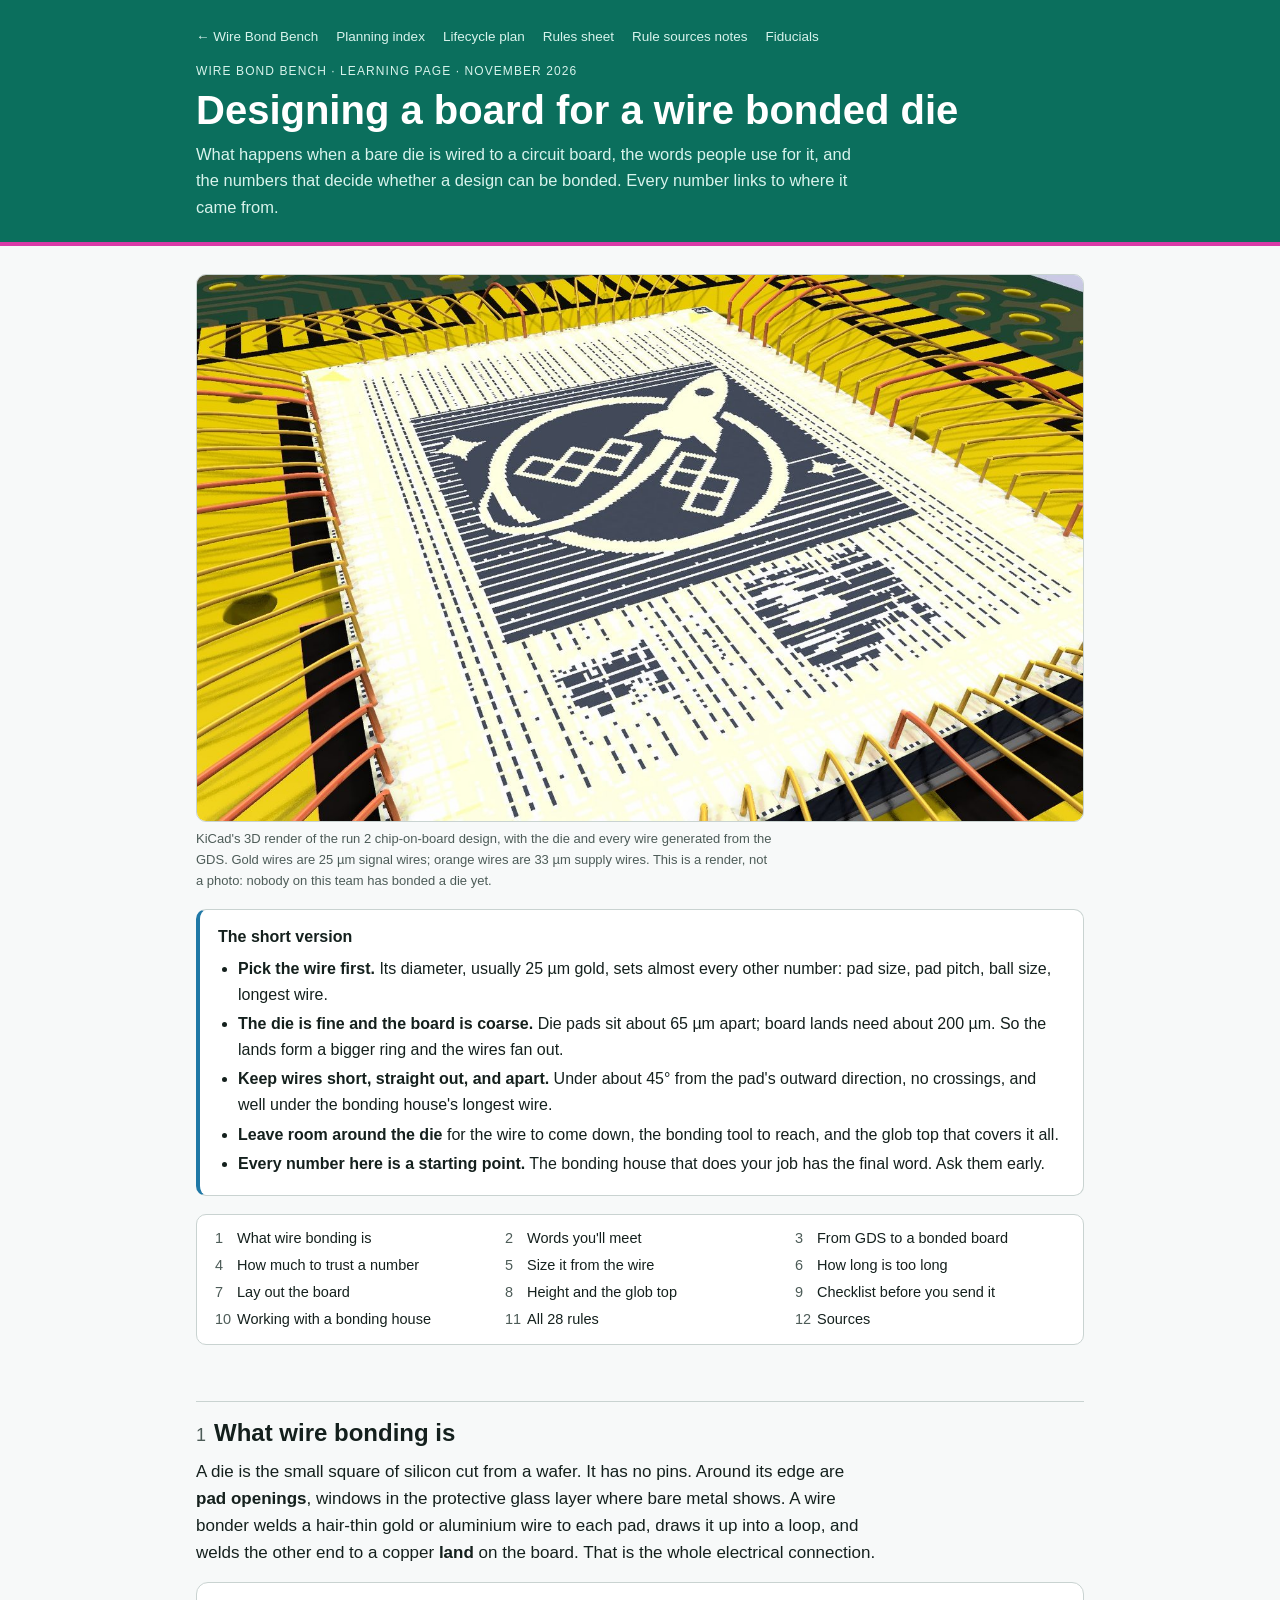
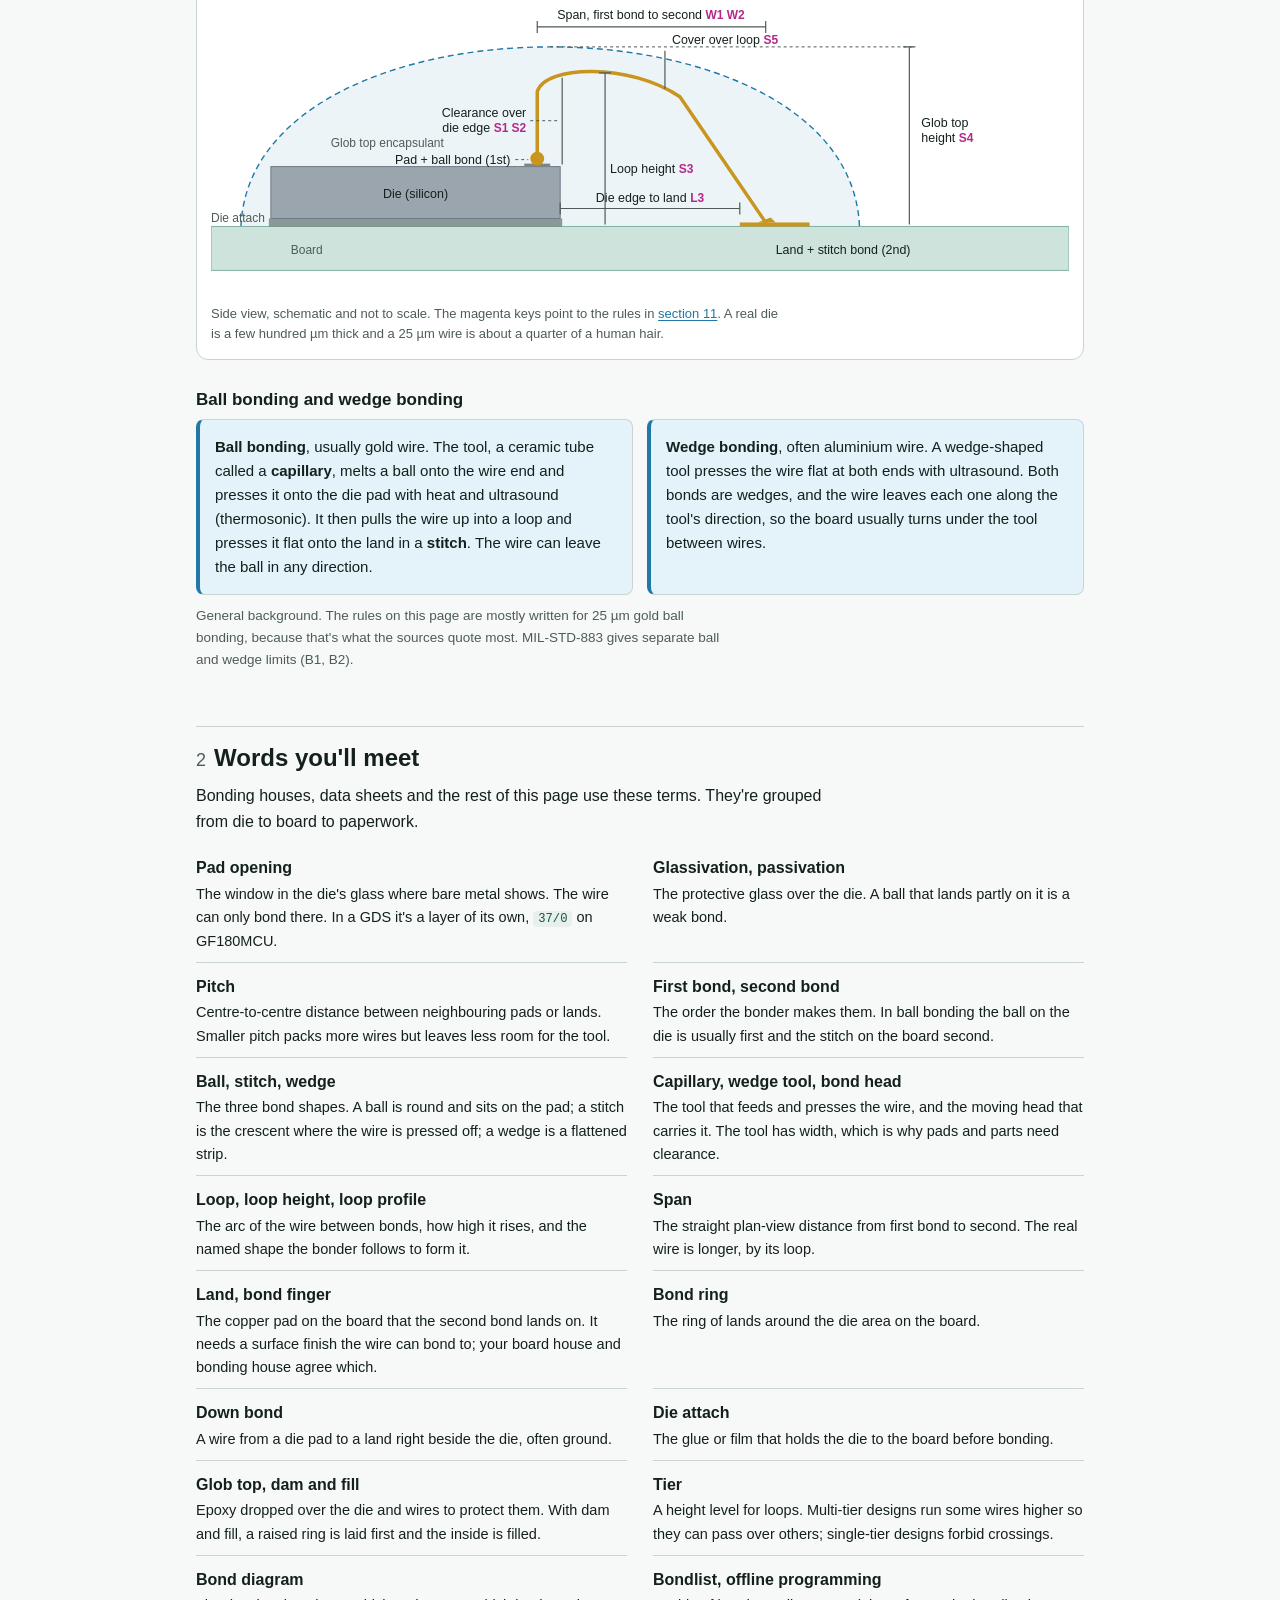
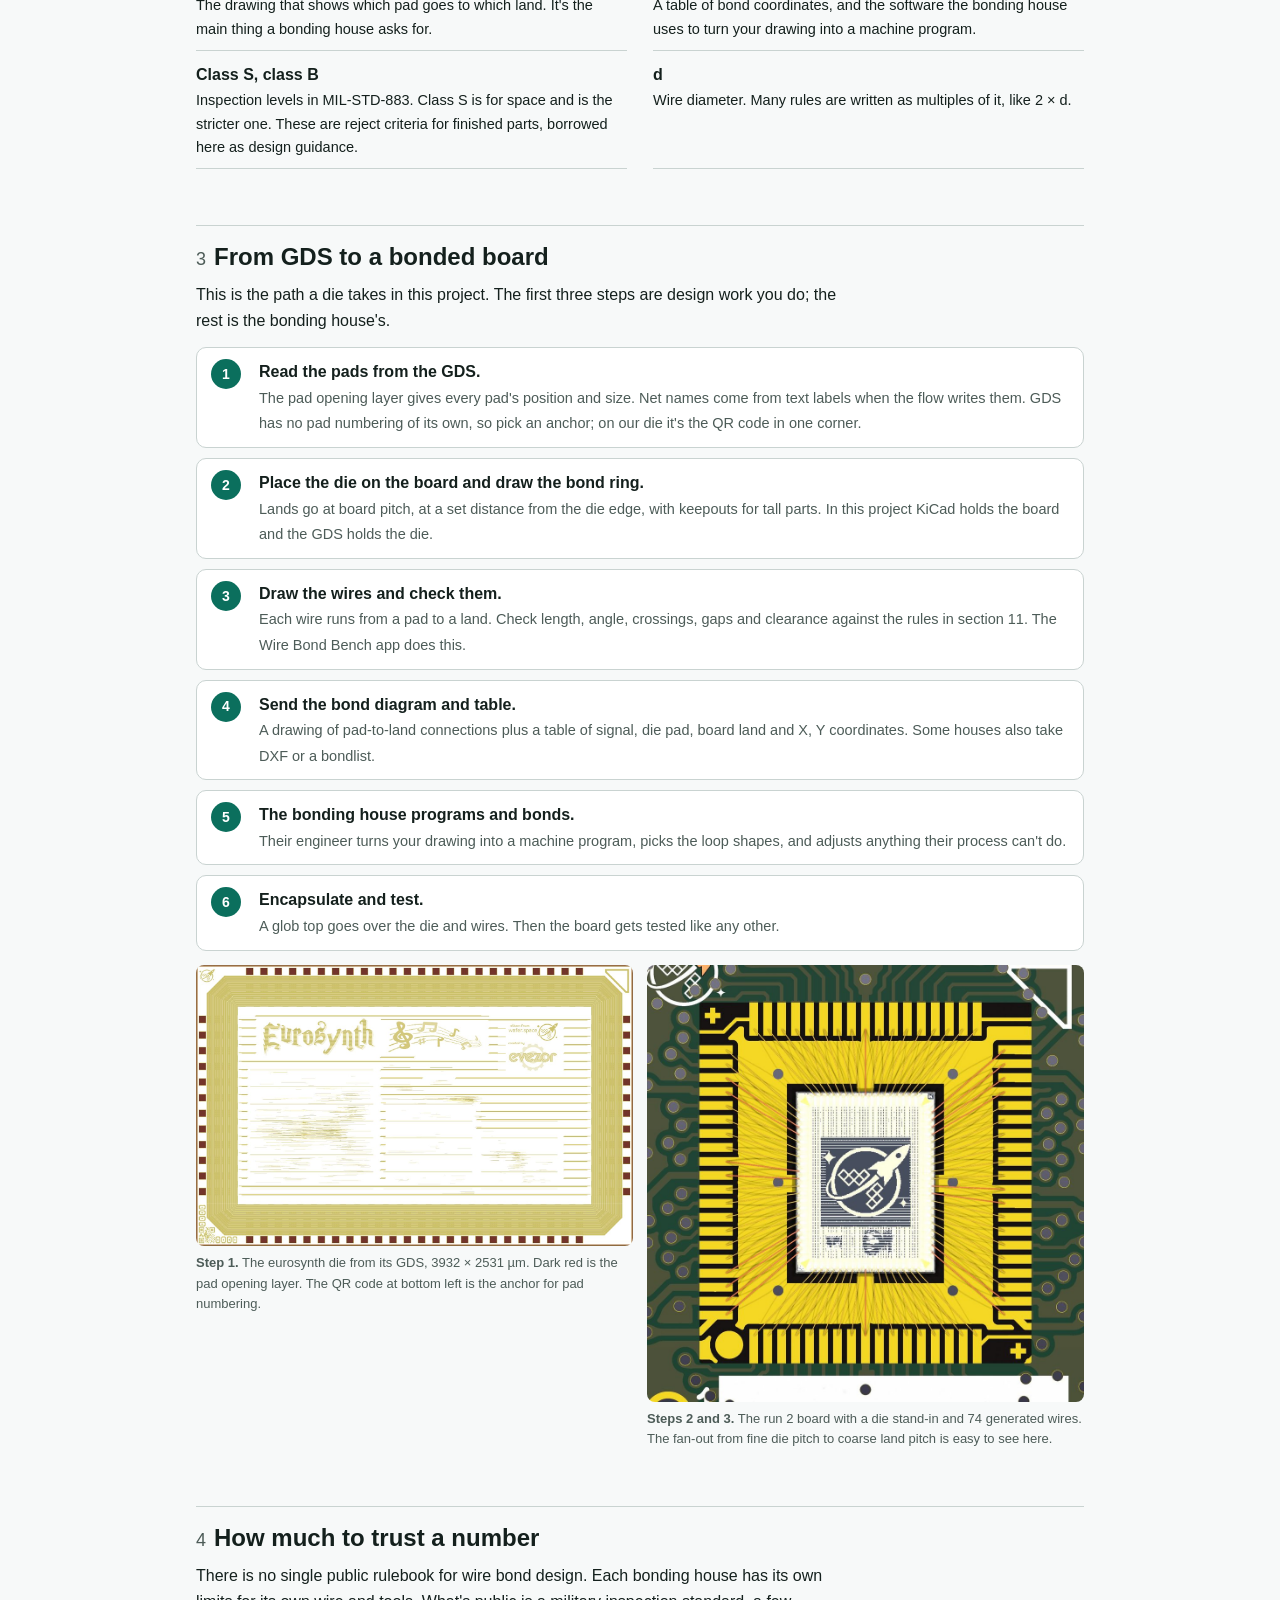
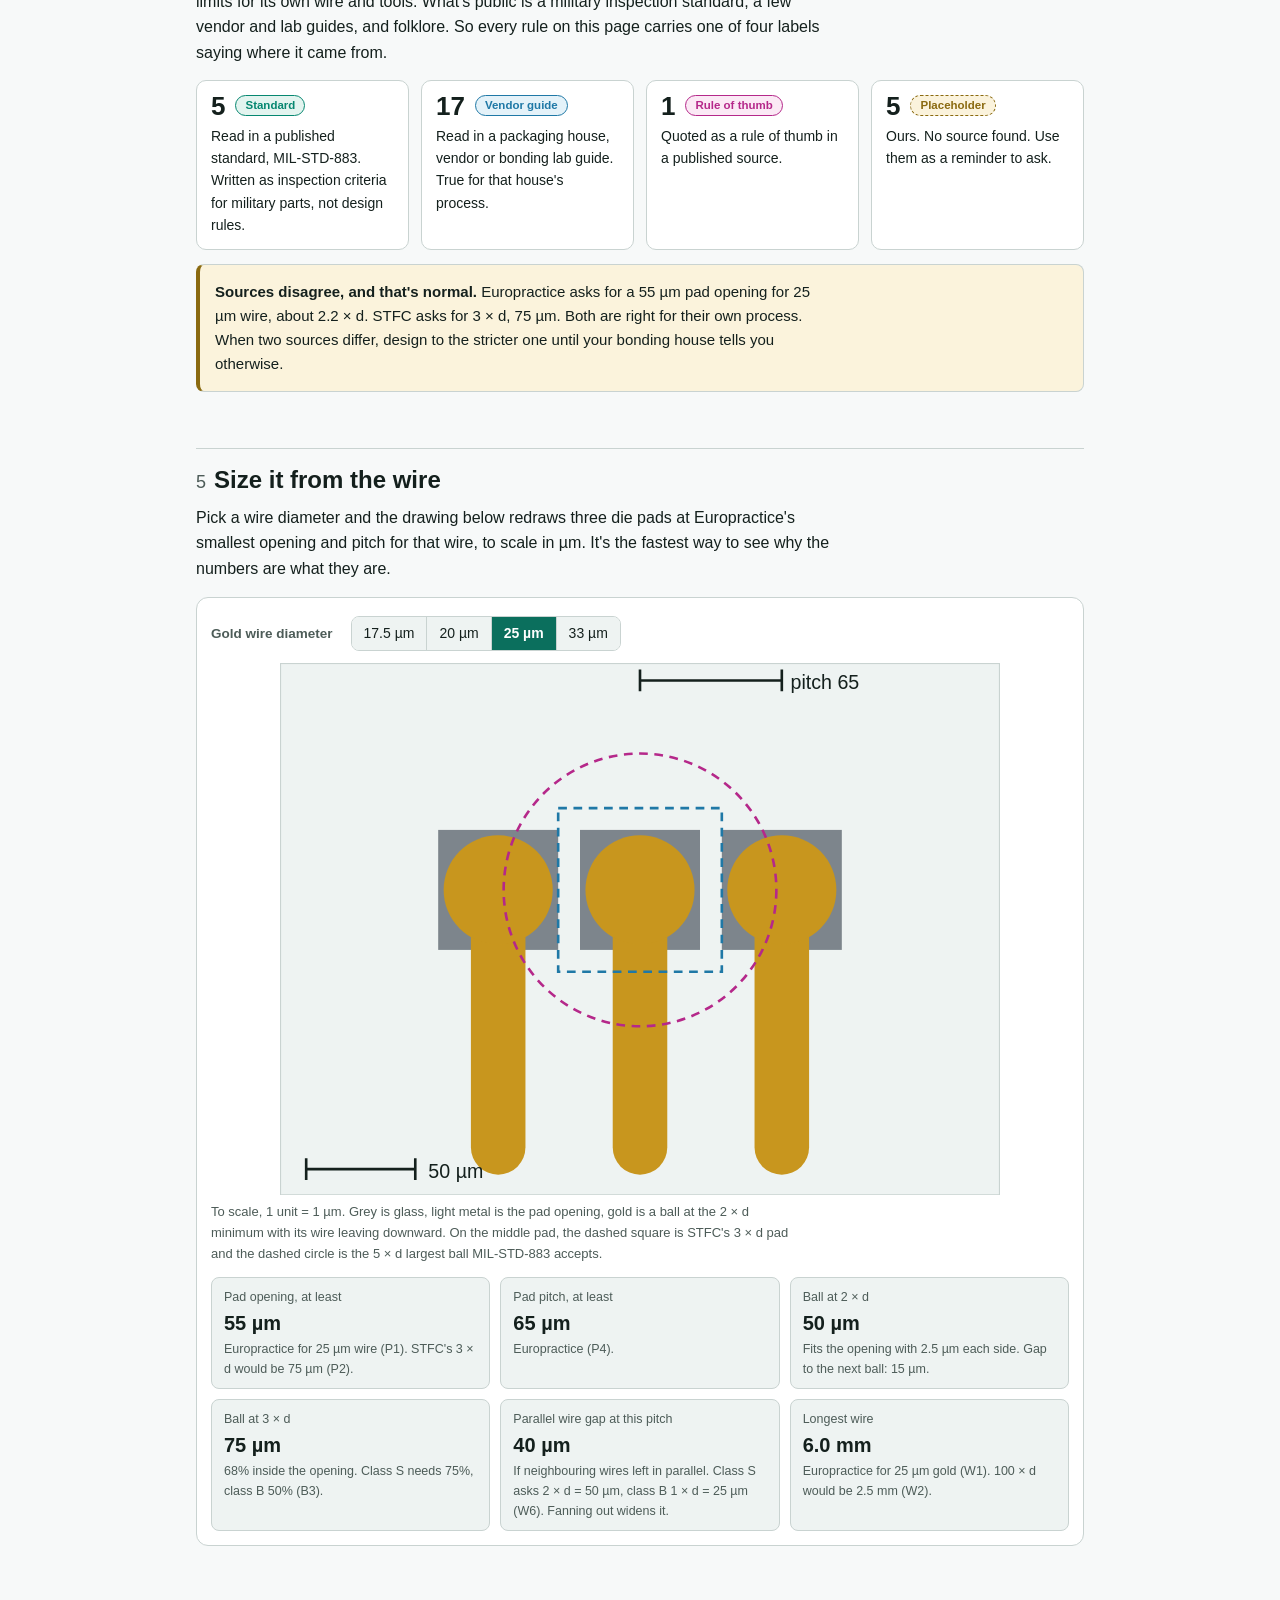
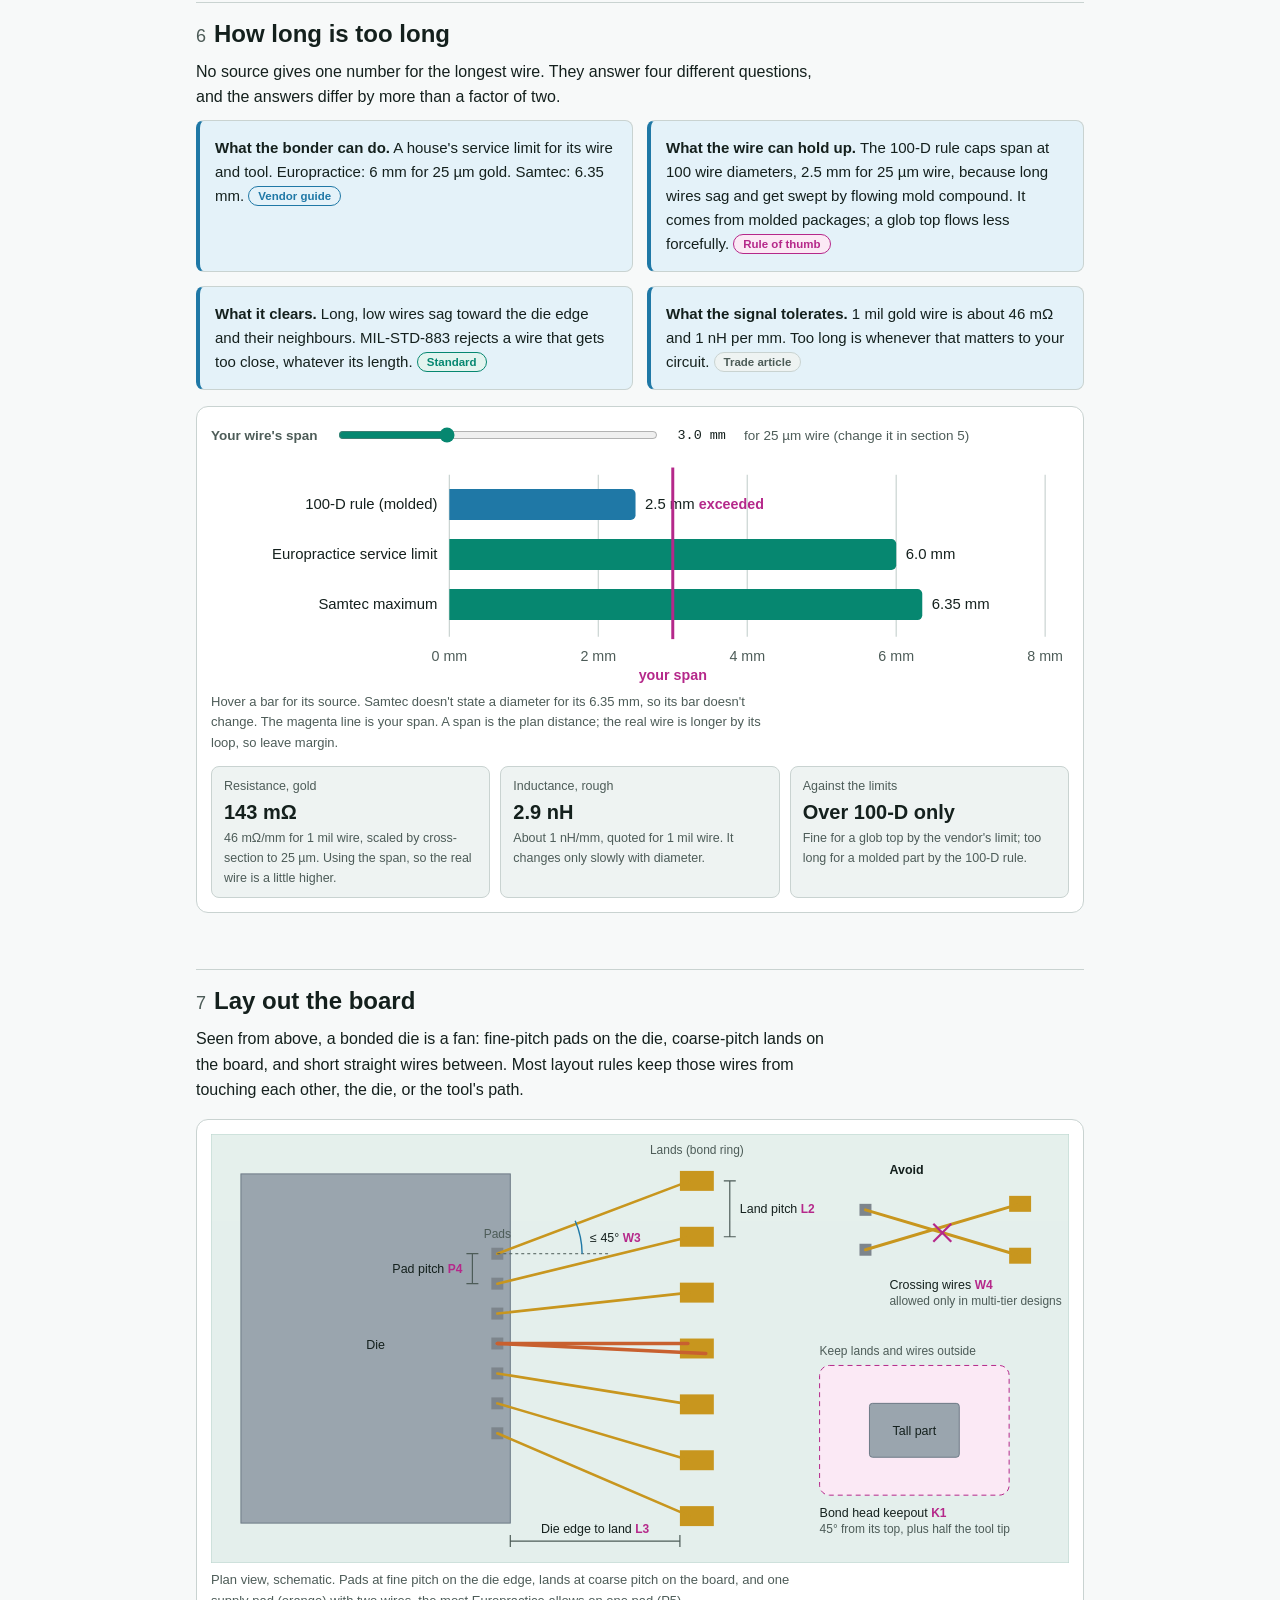
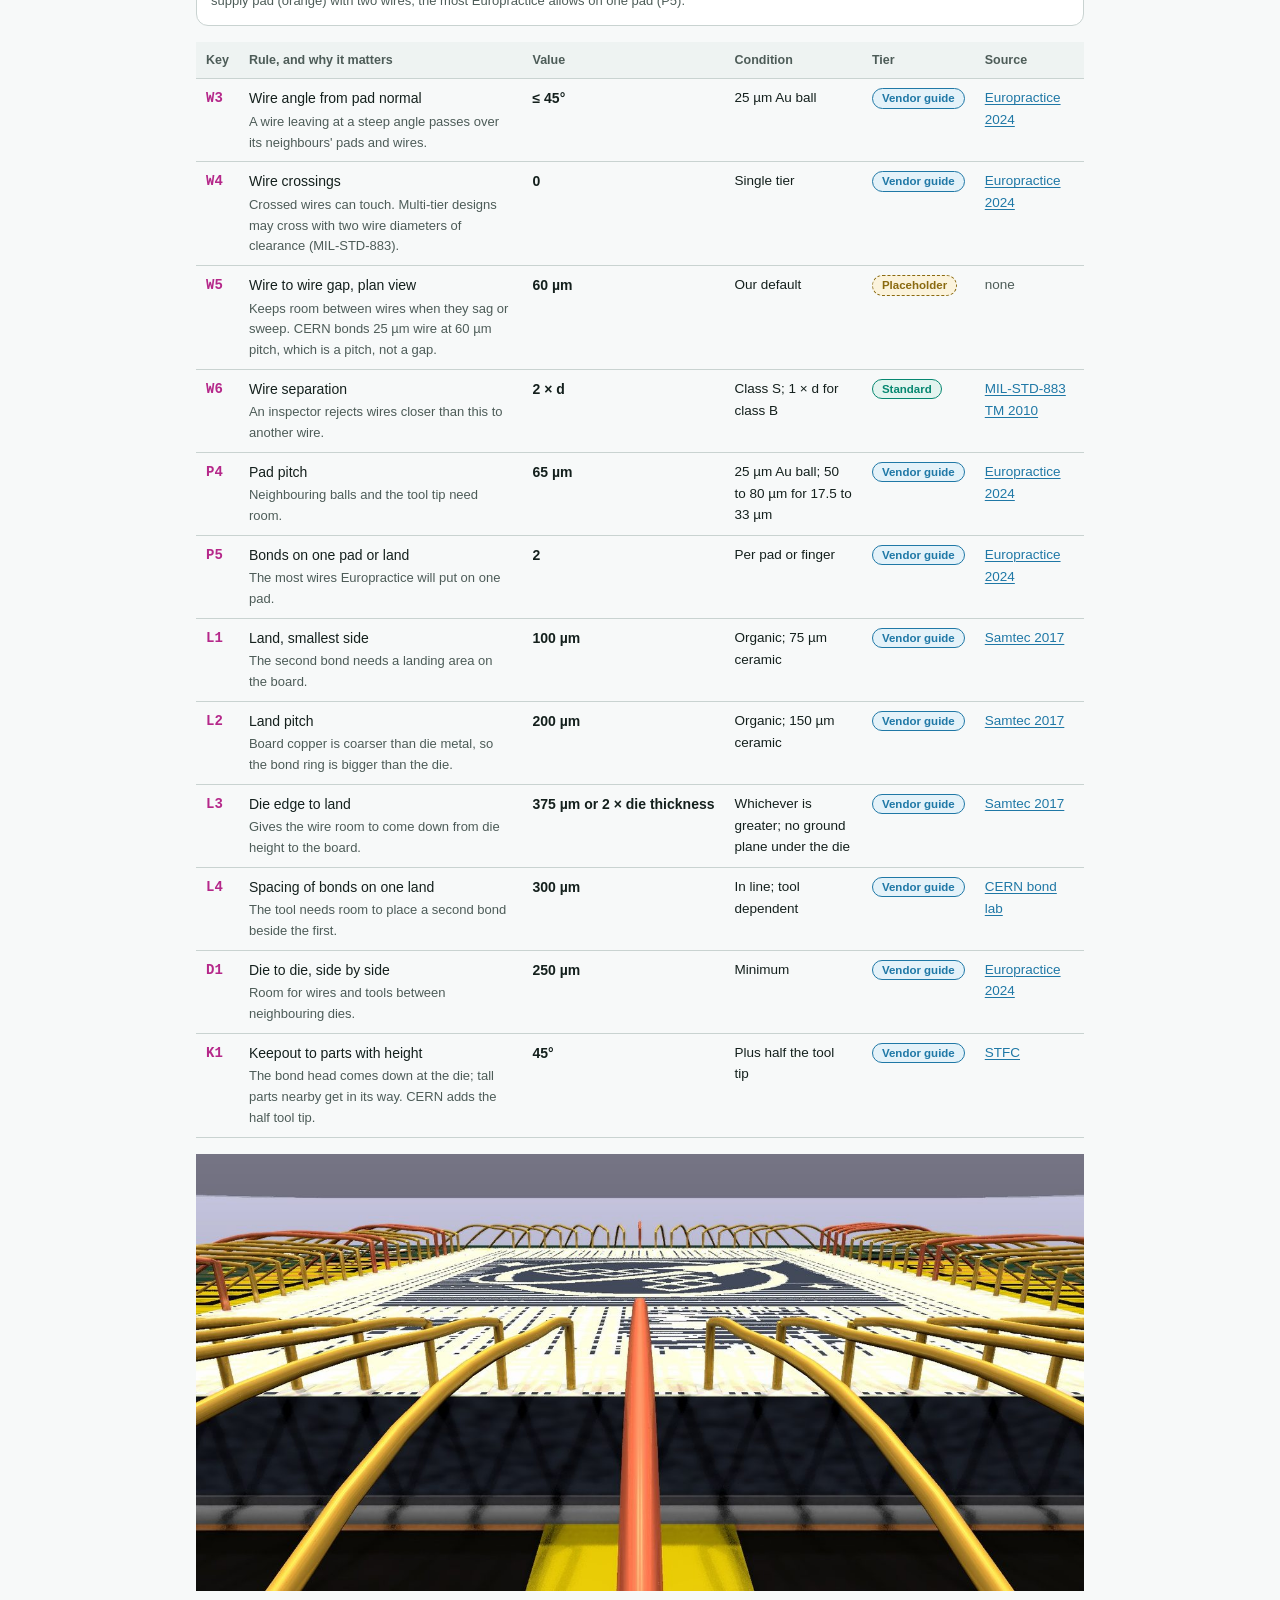
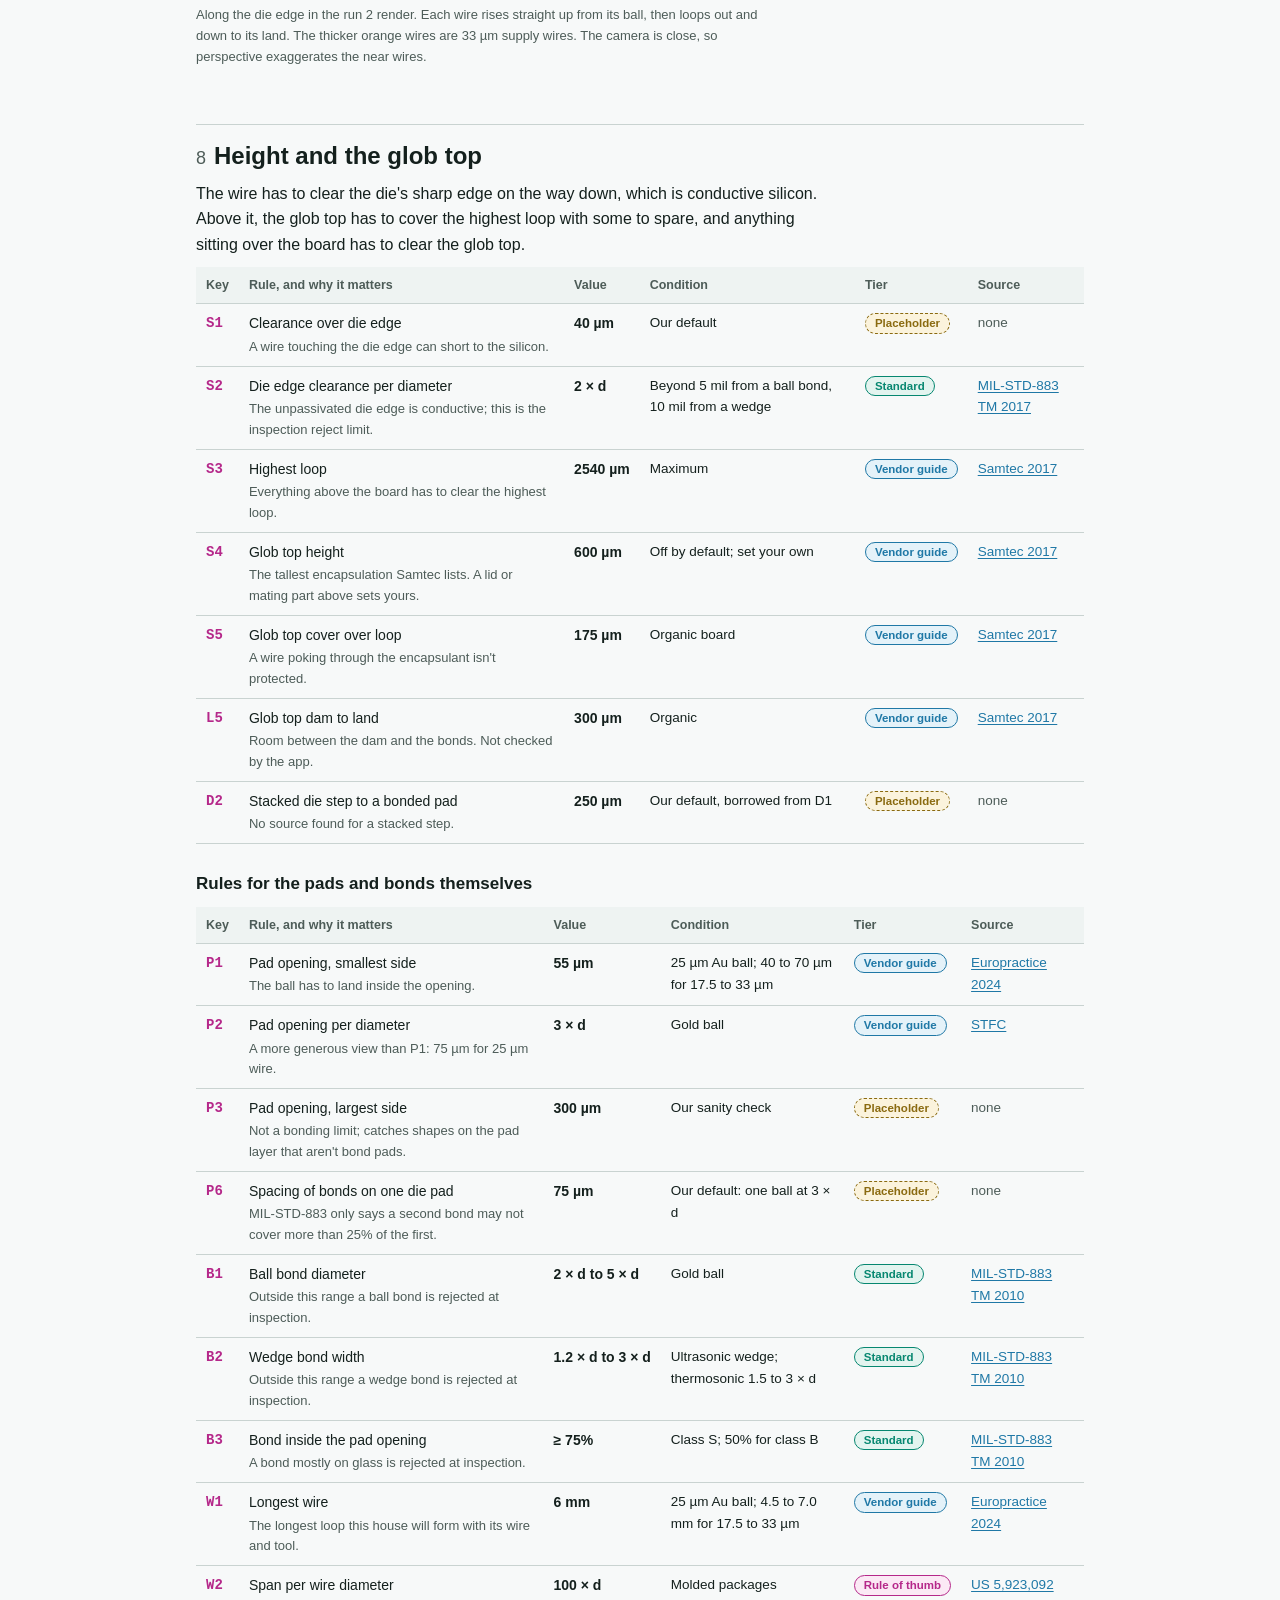
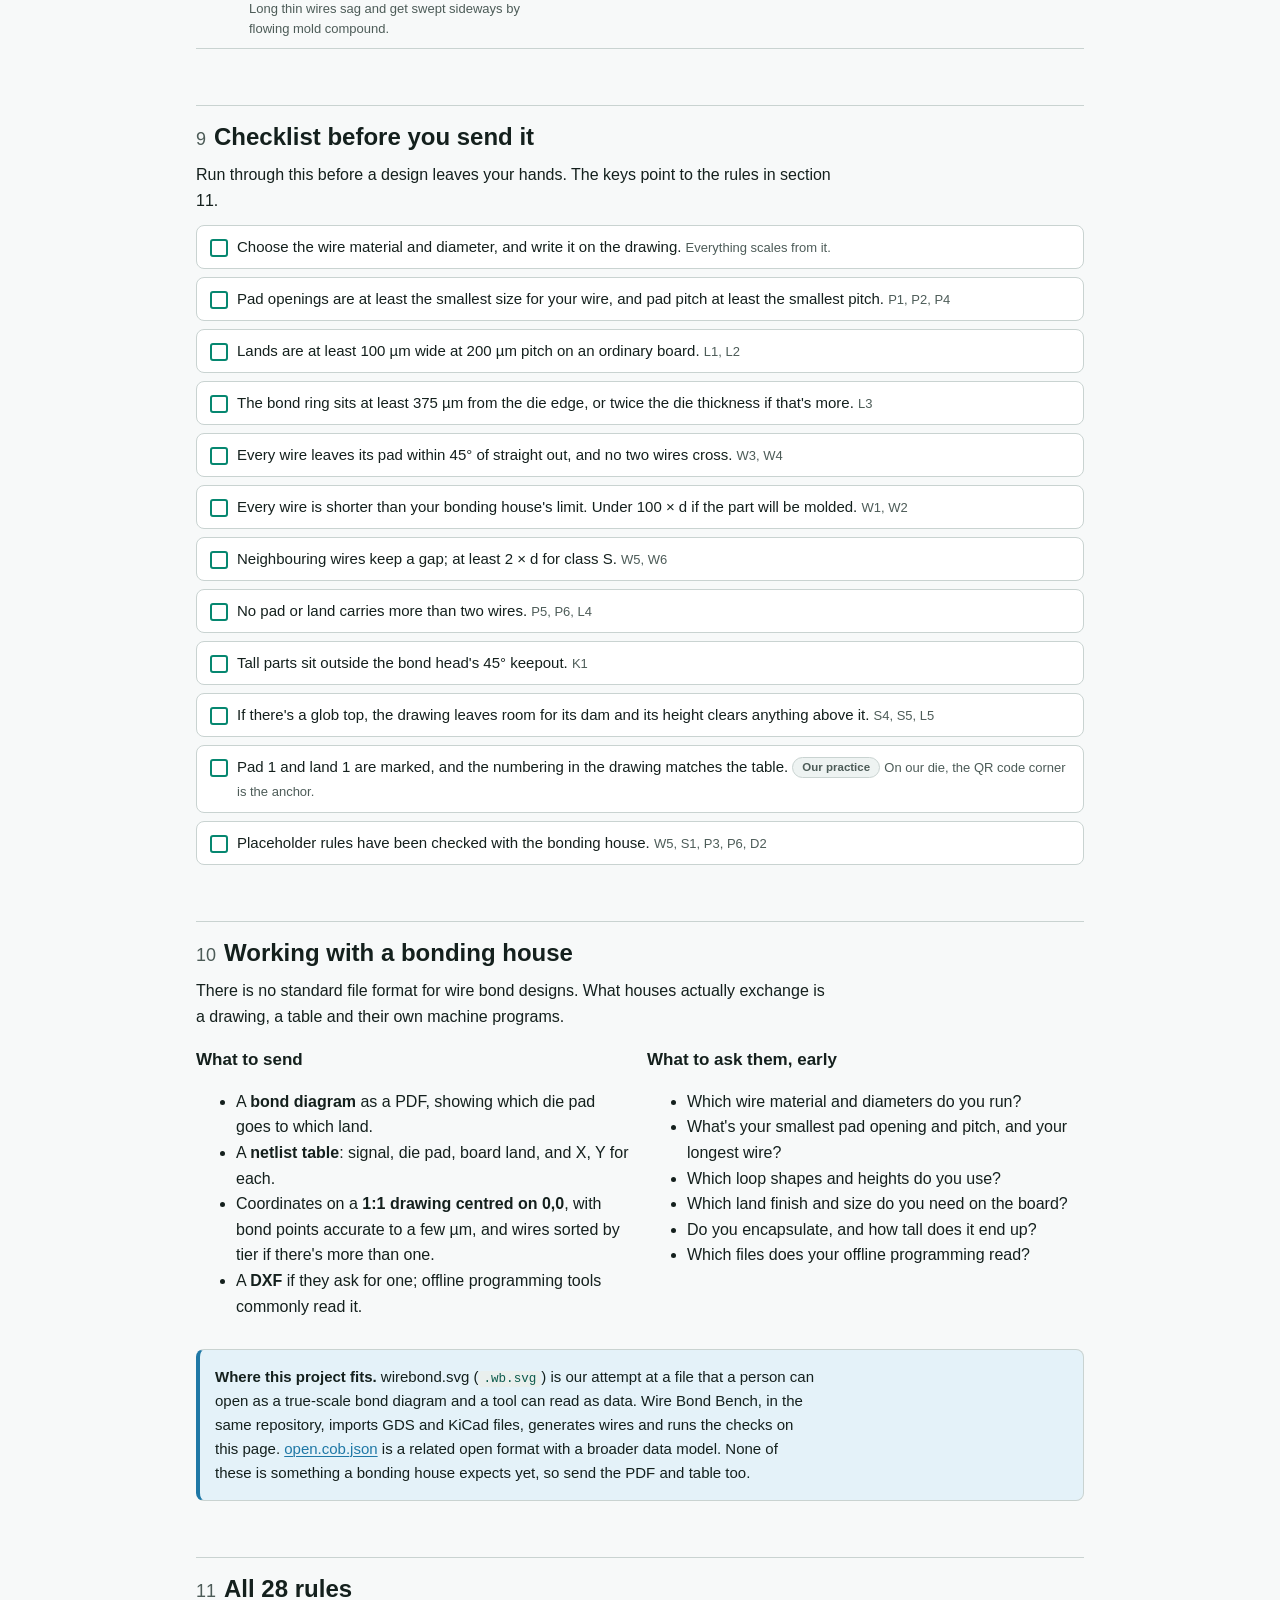
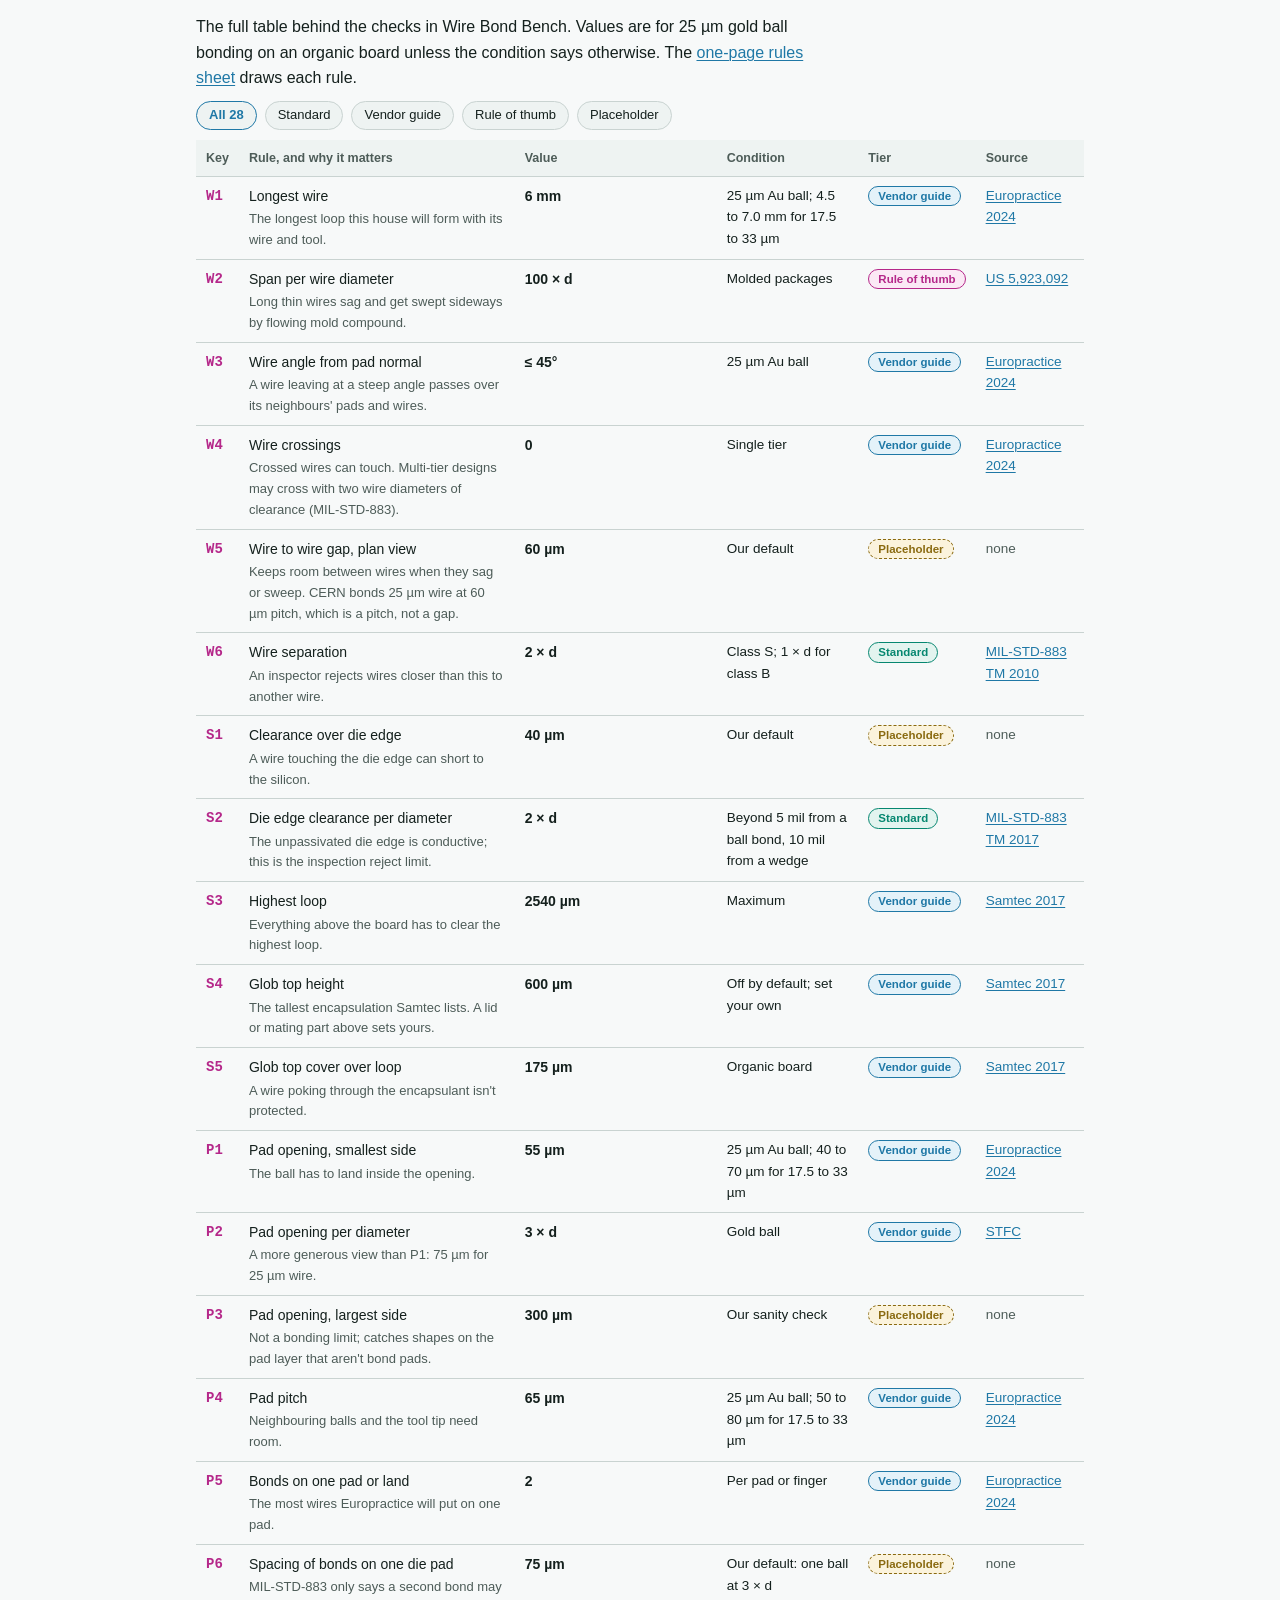
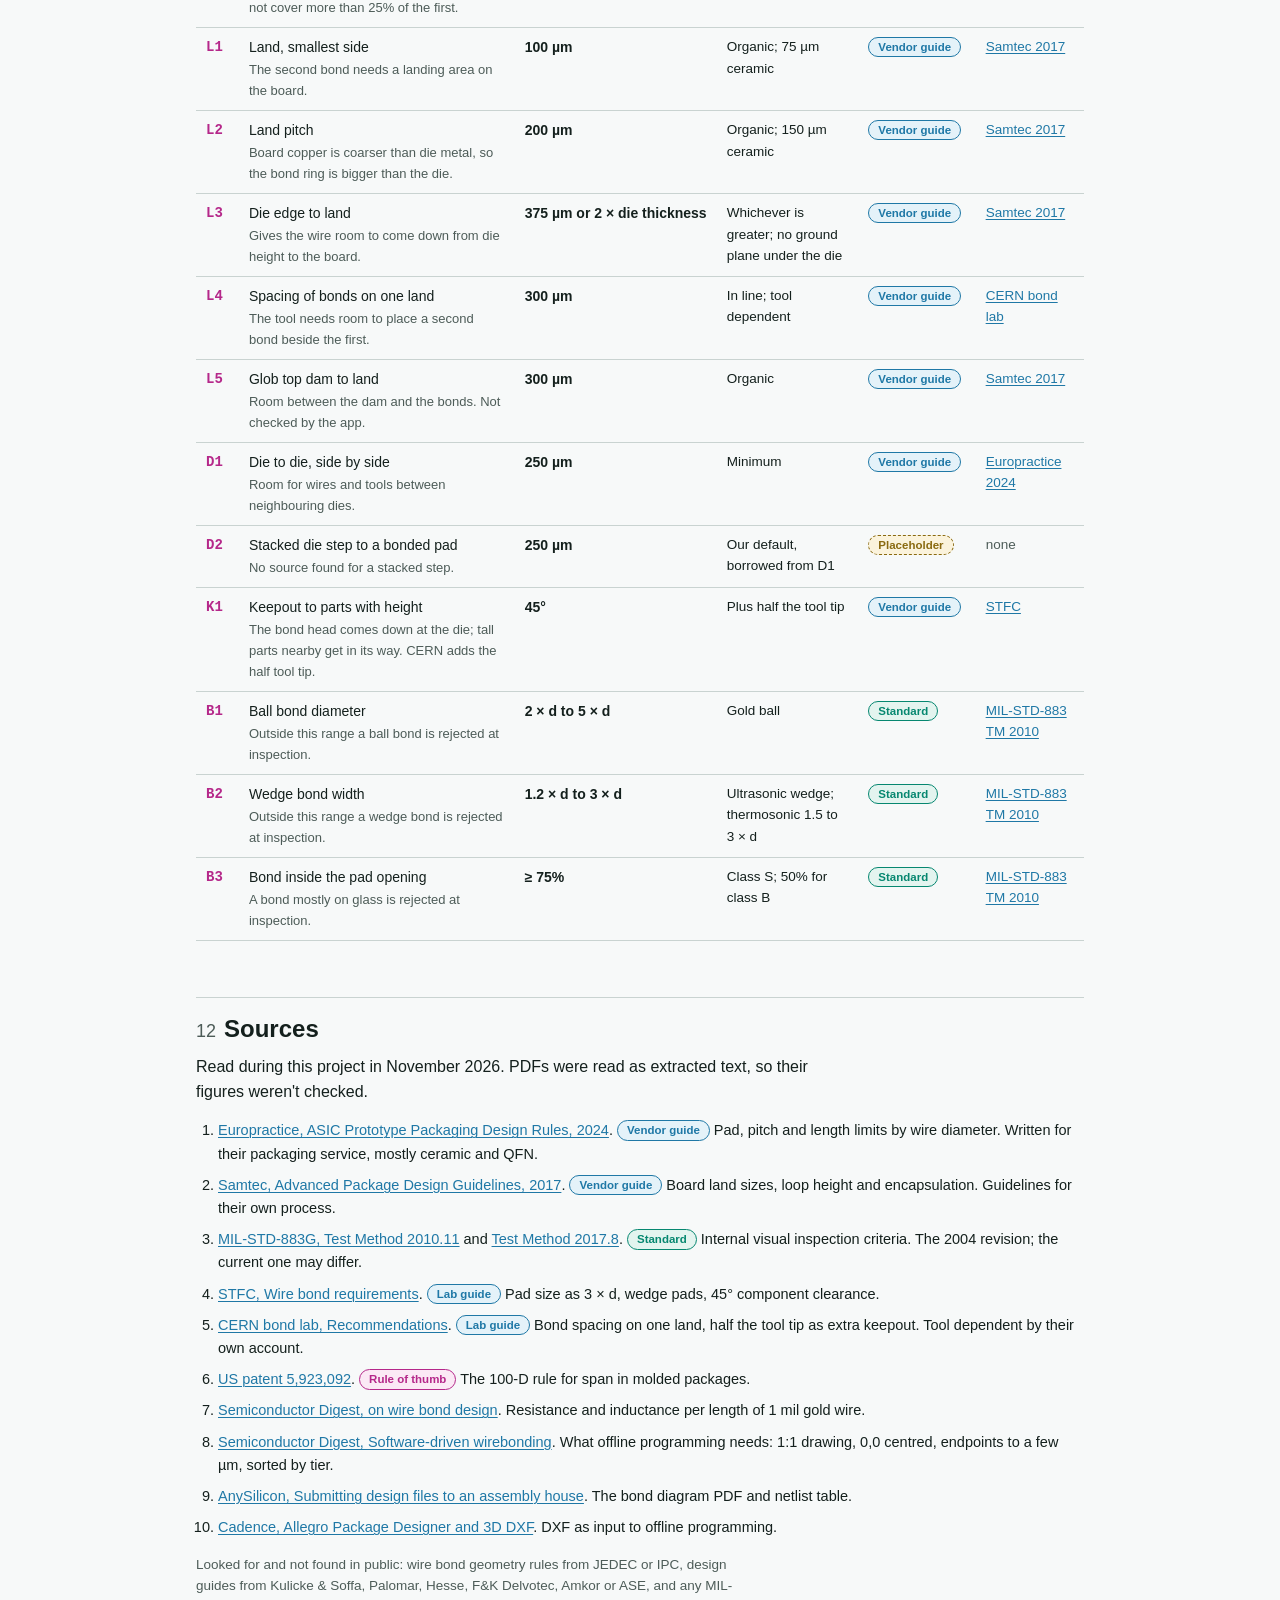
<file: docs/primer/wire-bonding-primer.html>
<!doctype html>
<html lang="en">
<head>
<meta charset="utf-8">
<meta name="viewport" content="width=device-width, initial-scale=1">
<title>Wire Bonding Primer</title>
<style>
/* Layout: one reading column (≈880px) with full-width figures; Evezor house palette, dark first. */
:root{
  color-scheme:dark;
  --bg:#262c2a; --panel:#12302b; --panel2:#0c1311; --line:#1b5c50;
  --txt:#e8eceb; --muted:#8fb5ac; --accent:#5bbbe6; --head:#0b6f5d; --head-txt:#ffffff; --head-sub:#d8f3ec;
  --green:#36d9bb; --green-bg:#0b3a31; --blue:#5bbbe6; --blue-bg:#10303f;
  --magenta:#e660bd; --magenta-bg:#3a1832; --amber:#e9c46a; --amber-bg:#3b3115;
  --si:#6d7a86; --si-edge:#9aa7b2; --board:#1d5a3a; --board-edge:#2f7d55; --gold:#e3b23c; --copper:#e07a4b;
  --glass:rgba(91,187,230,.10); --metal:#c9ced3;
  --code-bg:#04130a; --code-txt:#aff5b4;
  --f-body:Arial,Helvetica,sans-serif; --f-mono:ui-monospace,Menlo,Consolas,monospace;
}
@media (prefers-color-scheme: light){ :root:not([data-theme="dark"]){
  color-scheme:light;
  --bg:#f7f9f9; --panel:#ffffff; --panel2:#eef3f2; --line:#c9d3d1;
  --txt:#14201d; --muted:#4d5c58; --accent:#1f78a6; --head:#0b6f5d; --head-txt:#ffffff; --head-sub:#d8f3ec;
  --green:#068770; --green-bg:#e3f4ef; --blue:#1f78a6; --blue-bg:#e4f2f9;
  --magenta:#b5288a; --magenta-bg:#fbe9f5; --amber:#8a6a10; --amber-bg:#fbf3dc;
  --si:#9aa5ae; --si-edge:#6d7a86; --board:#cfe3dd; --board-edge:#7fb0a2; --gold:#c8961e; --copper:#c8602f;
  --glass:rgba(31,120,166,.08); --metal:#7d858c;
  --code-bg:#e9efed; --code-txt:#0b5a4b;
}}
:root[data-theme="light"]{
  color-scheme:light;
  --bg:#f7f9f9; --panel:#ffffff; --panel2:#eef3f2; --line:#c9d3d1;
  --txt:#14201d; --muted:#4d5c58; --accent:#1f78a6; --head:#0b6f5d; --head-txt:#ffffff; --head-sub:#d8f3ec;
  --green:#068770; --green-bg:#e3f4ef; --blue:#1f78a6; --blue-bg:#e4f2f9;
  --magenta:#b5288a; --magenta-bg:#fbe9f5; --amber:#8a6a10; --amber-bg:#fbf3dc;
  --si:#9aa5ae; --si-edge:#6d7a86; --board:#cfe3dd; --board-edge:#7fb0a2; --gold:#c8961e; --copper:#c8602f;
  --glass:rgba(31,120,166,.08); --metal:#7d858c;
  --code-bg:#e9efed; --code-txt:#0b5a4b;
}
*{box-sizing:border-box}
img{max-width:100%;height:auto}
[hidden]{display:none!important}
body{margin:0;background:var(--bg);color:var(--txt);font:16px/1.6 var(--f-body)}
a{color:var(--accent);text-decoration:underline;text-decoration-thickness:1px;text-underline-offset:2px}
a:focus-visible,button:focus-visible,input:focus-visible{outline:2px solid var(--magenta);outline-offset:2px}
code,.mono{font-family:var(--f-mono);font-size:.84em}
code{background:var(--code-bg);color:var(--code-txt);border-radius:4px;padding:1px 5px}
.num{font-variant-numeric:tabular-nums}

/* masthead band */
.mast{background:var(--head);color:var(--head-txt);border-bottom:4px solid #d93aa7}
.wrap{max-width:920px;margin:0 auto;padding-left:max(16px,env(safe-area-inset-left,0px));padding-right:max(16px,env(safe-area-inset-right,0px))}
.mast .wrap{padding-block:26px 22px}
.eyebrow{font-size:12px;letter-spacing:.09em;text-transform:uppercase;color:var(--head-sub)}
h1{font-size:clamp(28px,5vw,40px);line-height:1.15;margin:6px 0 8px;text-wrap:balance}
.mast p{margin:0;color:var(--head-sub);max-width:680px;font-size:16.5px}

main.wrap{padding-block:8px 96px}
h2{font-size:24px;line-height:1.25;margin:56px 0 4px;padding-top:16px;border-top:1px solid var(--line);text-wrap:balance}
h2 .k{color:var(--muted);font-weight:400;margin-right:8px;font-size:18px}
h3{font-size:17px;margin:26px 0 6px}
p{margin:10px 0;max-width:72ch}
.lede{font-size:17px}
.muted{color:var(--muted)} .small{font-size:13.5px}

.hero{margin:20px 0 6px}
.hero img{display:block;width:100%;border-radius:10px;border:1px solid var(--line)}
figure{margin:16px 0}
figcaption,.cap{font-size:13px;color:var(--muted);margin-top:7px;max-width:80ch}

.tldr{background:var(--panel);border:1px solid var(--line);border-left:4px solid var(--accent);border-radius:10px;padding:14px 18px;margin:18px 0}
.tldr ul{margin:6px 0 0;padding-left:20px} .tldr li{margin:4px 0}
.callout{border:1px solid var(--line);border-left:4px solid var(--amber);background:var(--amber-bg);border-radius:8px;padding:11px 15px;margin:14px 0;font-size:15px}
.callout.info{border-left-color:var(--blue);background:var(--blue-bg)}
.callout p{margin:4px 0}

nav.toc{display:grid;grid-template-columns:repeat(auto-fill,minmax(250px,1fr));gap:4px 20px;background:var(--panel);border:1px solid var(--line);border-radius:10px;padding:12px 18px;margin:18px 0;font-size:14.5px}
nav.toc a{color:var(--txt);text-decoration:none} nav.toc a:hover{color:var(--accent)}
nav.toc span{color:var(--muted);display:inline-block;width:22px}

.fig{background:var(--panel);border:1px solid var(--line);border-radius:12px;padding:14px;margin:16px 0}
.scroll{overflow-x:auto}
.fig svg{display:block;width:100%;height:auto}
.fig svg.wide{min-width:620px}
.grid2{display:grid;grid-template-columns:repeat(auto-fit,minmax(min(100%,330px),1fr));gap:14px}
.grid2>*{min-width:0}
.grid2 img{display:block;width:100%;border-radius:8px}

/* pills for source tiers */
.pill{display:inline-block;font-size:11.5px;font-weight:700;border-radius:999px;padding:0 9px;border:1px solid;white-space:nowrap;vertical-align:1px;line-height:1.6}
.t-std{color:var(--green);border-color:var(--green);background:var(--green-bg)}
.t-ven{color:var(--blue);border-color:var(--blue);background:var(--blue-bg)}
.t-rot{color:var(--magenta);border-color:var(--magenta);background:var(--magenta-bg)}
.t-ph{color:var(--amber);border-color:var(--amber);background:var(--amber-bg);border-style:dashed}
.t-our{color:var(--muted);border-color:var(--line);background:var(--panel2)}

.tiers{display:grid;grid-template-columns:repeat(auto-fit,minmax(190px,1fr));gap:12px;margin:14px 0}
.tier{background:var(--panel);border:1px solid var(--line);border-radius:10px;padding:12px 14px;font-size:14px;display:flex;flex-direction:column;gap:6px}
.tier b{font-size:26px;line-height:1;font-variant-numeric:tabular-nums}
.tier .h{display:flex;align-items:center;gap:10px}

/* glossary */
dl.gl{display:grid;grid-template-columns:repeat(auto-fit,minmax(min(100%,380px),1fr));gap:2px 26px;margin:12px 0}
dl.gl div{padding:9px 0;border-bottom:1px solid var(--line);min-width:0}
dl.gl dt{font-weight:700}
dl.gl dd{margin:2px 0 0;color:var(--txt);font-size:14.5px}
dl.gl dd .muted{font-size:13.5px}

/* steps */
ol.steps{list-style:none;padding:0;margin:14px 0;display:grid;gap:10px;counter-reset:s}
ol.steps li{counter-increment:s;display:grid;grid-template-columns:36px minmax(0,1fr);gap:12px;align-items:start;background:var(--panel);border:1px solid var(--line);border-radius:10px;padding:11px 14px}
ol.steps li::before{content:counter(s);width:30px;height:30px;border-radius:50%;background:var(--head);color:#fff;display:flex;align-items:center;justify-content:center;font-weight:700;font-size:14px}
ol.steps b{display:block}
ol.steps span{font-size:14.5px;color:var(--muted)}

/* tables */
.tw{overflow-x:auto;margin:10px 0}
table{border-collapse:collapse;width:100%;font-size:14px}
th,td{border-bottom:1px solid var(--line);padding:8px 10px;text-align:left;vertical-align:top}
th{color:var(--muted);font-weight:600;font-size:12.5px;background:var(--panel2);white-space:nowrap}
td.key{font-family:var(--f-mono);font-weight:700;color:var(--magenta);white-space:nowrap}
td.val{white-space:nowrap;font-variant-numeric:tabular-nums;font-weight:700}
td .why{display:block;color:var(--muted);font-size:13px;margin-top:2px}

/* controls */
.ctl{display:flex;flex-wrap:wrap;gap:10px 18px;align-items:center;margin:4px 0 12px}
.ctl label{font-size:13.5px;color:var(--muted);font-weight:600}
.seg{display:inline-flex;border:1px solid var(--line);border-radius:8px;overflow:hidden}
.seg button{font:inherit;font-size:14px;background:var(--panel2);color:var(--txt);border:0;border-right:1px solid var(--line);padding:5px 12px;cursor:pointer;font-variant-numeric:tabular-nums}
.seg button:last-child{border-right:0}
.seg button[aria-pressed="true"]{background:var(--head);color:#fff;font-weight:700}
input[type=range]{width:min(320px,100%);accent-color:var(--green)}
.readout{display:grid;grid-template-columns:repeat(auto-fit,minmax(min(100%,240px),1fr));gap:10px;margin-top:12px}
.ro{background:var(--panel2);border:1px solid var(--line);border-radius:8px;padding:9px 12px;font-size:14px}
.ro .v{font-size:20px;font-weight:700;font-variant-numeric:tabular-nums}
.ro .s{color:var(--muted);font-size:12.5px}
.filters{display:flex;flex-wrap:wrap;gap:8px;margin:10px 0}
.filters button{font:inherit;font-size:13px;border-radius:999px;border:1px solid var(--line);background:var(--panel2);color:var(--txt);padding:3px 12px;cursor:pointer}
.filters button[aria-pressed="true"]{border-color:var(--accent);color:var(--accent);font-weight:700}

ul.check{list-style:none;padding:0;margin:12px 0;display:grid;gap:8px}
ul.check li{background:var(--panel);border:1px solid var(--line);border-radius:8px;padding:9px 12px 9px 40px;position:relative;font-size:15px}
ul.check li::before{content:"";position:absolute;left:13px;top:13px;width:14px;height:14px;border:2px solid var(--green);border-radius:3px}
ul.check li .ref{color:var(--muted);font-size:13px}

ol.src{padding-left:22px;font-size:14.5px} ol.src li{margin:8px 0}

/* SVG vocabulary */
svg text{font-family:var(--f-body);fill:var(--txt);font-size:13px}
svg .lbl{font-size:12.5px} svg .lblm{fill:var(--muted);font-size:12px} svg .key{fill:var(--magenta);font-weight:700;font-size:12px}
svg .dim{stroke:var(--muted);stroke-width:1.2;fill:none}
svg .lead{stroke:var(--muted);stroke-width:1;fill:none;stroke-dasharray:3 3}
svg .board{fill:var(--board);stroke:var(--board-edge)}
svg .die{fill:var(--si);stroke:var(--si-edge)}
svg .attach{fill:var(--muted);opacity:.6}
svg .gold{fill:var(--gold)}
svg .wire{stroke:var(--gold);fill:none;stroke-linecap:round}
svg .wire2{stroke:var(--copper);fill:none;stroke-linecap:round}
svg .glob{fill:var(--glass);stroke:var(--accent);stroke-width:1.4;stroke-dasharray:6 4}
svg .metal{fill:var(--metal)}
svg .glass{fill:var(--panel2);stroke:var(--line)}
svg .bad{stroke:var(--magenta);stroke-width:2.2;fill:none}
svg .keep{fill:var(--magenta-bg);stroke:var(--magenta);stroke-dasharray:5 4}
svg .part{fill:var(--si);stroke:var(--si-edge)}
svg .bar{fill:var(--green)}
svg .bar.alt{fill:var(--blue)}
svg .grid{stroke:var(--line);stroke-width:1}
svg .mark{stroke:var(--magenta);stroke-width:2.5}
svg .arc{stroke:var(--accent);stroke-width:1.4;fill:none}

.sitenav{display:flex;flex-wrap:wrap;gap:6px 18px;font-size:13.5px;margin-bottom:14px}
.sitenav a{color:var(--head-sub);text-decoration:none}
.sitenav a:hover{color:#fff;text-decoration:underline}

@media (prefers-reduced-motion:no-preference){ .seg button,.filters button{transition:background .12s,color .12s} }
</style>
</head>
<body>

<header class="mast">
  <div class="wrap">
    <nav class="sitenav" aria-label="Project pages">
      <a href="../../app/index.html">← Wire Bond Bench</a>
      <a href="../../planning/_planning_tools/index.html">Planning index</a>
      <a href="../../planning/wire_bond_lifecycle/plan.html">Lifecycle plan</a>
      <a href="../wire_bond_design_rules.svg">Rules sheet</a>
      <a href="../wire_bond_design_rules_sources.md">Rule sources notes</a>
      <a href="fiducials.html">Fiducials</a>
    </nav>
    <div class="eyebrow">Wire Bond Bench · learning page · November 2026</div>
    <h1>Designing a board for a wire bonded die</h1>
    <p>What happens when a bare die is wired to a circuit board, the words people use for it, and the numbers that decide whether a design can be bonded. Every number links to where it came from.</p>
  </div>
</header>

<main class="wrap">

<figure class="hero">
  <img src="img/iso.jpg" alt="Close 3D view of a wafer.space die with rocket artwork, ringed by gold and orange bond wires looping out to yellow bond lands on a green board." width="1400" height="863">
  <figcaption>KiCad's 3D render of the run 2 chip-on-board design, with the die and every wire generated from the GDS. Gold wires are 25 µm signal wires; orange wires are 33 µm supply wires. This is a render, not a photo: nobody on this team has bonded a die yet.</figcaption>
</figure>

<div class="tldr">
  <b>The short version</b>
  <ul>
    <li><b>Pick the wire first.</b> Its diameter, usually 25 µm gold, sets almost every other number: pad size, pad pitch, ball size, longest wire.</li>
    <li><b>The die is fine and the board is coarse.</b> Die pads sit about 65 µm apart; board lands need about 200 µm. So the lands form a bigger ring and the wires fan out.</li>
    <li><b>Keep wires short, straight out, and apart.</b> Under about 45° from the pad's outward direction, no crossings, and well under the bonding house's longest wire.</li>
    <li><b>Leave room around the die</b> for the wire to come down, the bonding tool to reach, and the glob top that covers it all.</li>
    <li><b>Every number here is a starting point.</b> The bonding house that does your job has the final word. Ask them early.</li>
  </ul>
</div>

<nav class="toc" aria-label="Contents">
  <a href="#anatomy"><span>1</span>What wire bonding is</a>
  <a href="#words"><span>2</span>Words you'll meet</a>
  <a href="#flow"><span>3</span>From GDS to a bonded board</a>
  <a href="#trust"><span>4</span>How much to trust a number</a>
  <a href="#size"><span>5</span>Size it from the wire</a>
  <a href="#length"><span>6</span>How long is too long</a>
  <a href="#layout"><span>7</span>Lay out the board</a>
  <a href="#height"><span>8</span>Height and the glob top</a>
  <a href="#checklist"><span>9</span>Checklist before you send it</a>
  <a href="#house"><span>10</span>Working with a bonding house</a>
  <a href="#rules"><span>11</span>All 28 rules</a>
  <a href="#sources"><span>12</span>Sources</a>
</nav>

<!-- 1 -->
<h2 id="anatomy"><span class="k">1</span>What wire bonding is</h2>
<p class="lede">A die is the small square of silicon cut from a wafer. It has no pins. Around its edge are <b>pad openings</b>, windows in the protective glass layer where bare metal shows. A wire bonder welds a hair-thin gold or aluminium wire to each pad, draws it up into a loop, and welds the other end to a copper <b>land</b> on the board. That is the whole electrical connection.</p>

<div class="fig scroll">
<svg class="wide" viewBox="0 0 860 300" role="img" aria-labelledby="sideT">
  <title id="sideT">Side view of one bond wire running from a pad on the die down to a land on the board, under a glob top, with the main dimensions labelled.</title>
  <path class="glob" d="M30,230 C40,-10 640,-10 650,230"/>
  <rect class="board" x="0" y="230" width="860" height="44"/>
  <rect class="attach" x="58" y="222" width="294" height="8"/>
  <rect class="die" x="60" y="170" width="290" height="52"/>
  <rect class="metal" x="314" y="167" width="26" height="3"/>
  <rect class="gold" x="530" y="226" width="70" height="4"/>
  <path class="wire" stroke-width="3.5" d="M327,160 L327,95 C335,68 420,66 470,100 L556,226"/>
  <circle class="gold" cx="327" cy="162" r="7"/>
  <path class="gold" d="M548,226 L566,226 L561,221 Z"/>
  <!-- span -->
  <path class="dim" d="M327,30 L556,30 M327,24 L327,36 M556,24 L556,36"/>
  <text x="441" y="22" text-anchor="middle" class="lbl">Span, first bond to second <tspan class="key">W1 W2</tspan></text>
  <!-- loop height -->
  <path class="dim" d="M395,228 L395,76 M389,76 L401,76"/>
  <text x="400" y="176" class="lbl">Loop height <tspan class="key">S3</tspan></text>
  <!-- clearance -->
  <path class="dim" d="M352,168 L352,81"/>
  <path class="lead" d="M320,124 L350,124"/>
  <text x="316" y="120" text-anchor="end" class="lbl">Clearance over</text>
  <text x="316" y="135" text-anchor="end" class="lbl">die edge <tspan class="key">S1 S2</tspan></text>
  <!-- die edge to land -->
  <path class="dim" d="M350,212 L530,212 M350,206 L350,218 M530,206 L530,218"/>
  <text x="440" y="205" text-anchor="middle" class="lbl">Die edge to land <tspan class="key">L3</tspan></text>
  <!-- glob -->
  <path class="lead" d="M340,50 L705,50"/>
  <path class="dim" d="M700,228 L700,50 M694,50 L706,50"/>
  <text x="712" y="130" class="lbl">Glob top</text>
  <text x="712" y="145" class="lbl">height <tspan class="key">S4</tspan></text>
  <path class="dim" d="M455,92 L455,54"/>
  <text x="462" y="47" class="lbl">Cover over loop <tspan class="key">S5</tspan></text>
  <!-- parts -->
  <text x="205" y="201" text-anchor="middle" class="lbl">Die (silicon)</text>
  <text x="54" y="226" text-anchor="end" class="lblm">Die attach</text>
  <text x="80" y="258" class="lblm">Board</text>
  <path class="lead" d="M305,163 L318,163"/>
  <text x="300" y="167" text-anchor="end" class="lbl">Pad + ball bond (1st)</text>
  <text x="566" y="258" class="lbl">Land + stitch bond (2nd)</text>
  <text x="120" y="150" class="lblm">Glob top encapsulant</text>
</svg>
<div class="cap">Side view, schematic and not to scale. The magenta keys point to the rules in <a href="#rules">section 11</a>. A real die is a few hundred µm thick and a 25 µm wire is about a quarter of a human hair.</div>
</div>

<h3>Ball bonding and wedge bonding</h3>
<div class="grid2">
  <div class="callout info" style="margin:0">
    <p><b>Ball bonding</b>, usually gold wire. The tool, a ceramic tube called a <b>capillary</b>, melts a ball onto the wire end and presses it onto the die pad with heat and ultrasound (thermosonic). It then pulls the wire up into a loop and presses it flat onto the land in a <b>stitch</b>. The wire can leave the ball in any direction.</p>
  </div>
  <div class="callout info" style="margin:0">
    <p><b>Wedge bonding</b>, often aluminium wire. A wedge-shaped tool presses the wire flat at both ends with ultrasound. Both bonds are wedges, and the wire leaves each one along the tool's direction, so the board usually turns under the tool between wires.</p>
  </div>
</div>
<p class="small muted">General background. The rules on this page are mostly written for 25 µm gold ball bonding, because that's what the sources quote most. MIL-STD-883 gives separate ball and wedge limits (B1, B2).</p>

<!-- 2 -->
<h2 id="words"><span class="k">2</span>Words you'll meet</h2>
<p>Bonding houses, data sheets and the rest of this page use these terms. They're grouped from die to board to paperwork.</p>
<dl class="gl">
  <div><dt>Pad opening</dt><dd>The window in the die's glass where bare metal shows. The wire can only bond there. In a GDS it's a layer of its own, <code>37/0</code> on GF180MCU.</dd></div>
  <div><dt>Glassivation, passivation</dt><dd>The protective glass over the die. A ball that lands partly on it is a weak bond.</dd></div>
  <div><dt>Pitch</dt><dd>Centre-to-centre distance between neighbouring pads or lands. Smaller pitch packs more wires but leaves less room for the tool.</dd></div>
  <div><dt>First bond, second bond</dt><dd>The order the bonder makes them. In ball bonding the ball on the die is usually first and the stitch on the board second.</dd></div>
  <div><dt>Ball, stitch, wedge</dt><dd>The three bond shapes. A ball is round and sits on the pad; a stitch is the crescent where the wire is pressed off; a wedge is a flattened strip.</dd></div>
  <div><dt>Capillary, wedge tool, bond head</dt><dd>The tool that feeds and presses the wire, and the moving head that carries it. The tool has width, which is why pads and parts need clearance.</dd></div>
  <div><dt>Loop, loop height, loop profile</dt><dd>The arc of the wire between bonds, how high it rises, and the named shape the bonder follows to form it.</dd></div>
  <div><dt>Span</dt><dd>The straight plan-view distance from first bond to second. The real wire is longer, by its loop.</dd></div>
  <div><dt>Land, bond finger</dt><dd>The copper pad on the board that the second bond lands on. It needs a surface finish the wire can bond to; your board house and bonding house agree which.</dd></div>
  <div><dt>Bond ring</dt><dd>The ring of lands around the die area on the board.</dd></div>
  <div><dt>Down bond</dt><dd>A wire from a die pad to a land right beside the die, often ground.</dd></div>
  <div><dt>Die attach</dt><dd>The glue or film that holds the die to the board before bonding.</dd></div>
  <div><dt>Glob top, dam and fill</dt><dd>Epoxy dropped over the die and wires to protect them. With dam and fill, a raised ring is laid first and the inside is filled.</dd></div>
  <div><dt>Tier</dt><dd>A height level for loops. Multi-tier designs run some wires higher so they can pass over others; single-tier designs forbid crossings.</dd></div>
  <div><dt>Bond diagram</dt><dd>The drawing that shows which pad goes to which land. It's the main thing a bonding house asks for.</dd></div>
  <div><dt>Bondlist, offline programming</dt><dd>A table of bond coordinates, and the software the bonding house uses to turn your drawing into a machine program.</dd></div>
  <div><dt>Class S, class B</dt><dd>Inspection levels in MIL-STD-883. Class S is for space and is the stricter one. These are reject criteria for finished parts, borrowed here as design guidance.</dd></div>
  <div><dt>d</dt><dd>Wire diameter. Many rules are written as multiples of it, like 2 × d.</dd></div>
</dl>

<!-- 3 -->
<h2 id="flow"><span class="k">3</span>From GDS to a bonded board</h2>
<p>This is the path a die takes in this project. The first three steps are design work you do; the rest is the bonding house's.</p>
<ol class="steps">
  <li><div><b>Read the pads from the GDS.</b><span>The pad opening layer gives every pad's position and size. Net names come from text labels when the flow writes them. GDS has no pad numbering of its own, so pick an anchor; on our die it's the QR code in one corner.</span></div></li>
  <li><div><b>Place the die on the board and draw the bond ring.</b><span>Lands go at board pitch, at a set distance from the die edge, with keepouts for tall parts. In this project KiCad holds the board and the GDS holds the die.</span></div></li>
  <li><div><b>Draw the wires and check them.</b><span>Each wire runs from a pad to a land. Check length, angle, crossings, gaps and clearance against the rules in section 11. The Wire Bond Bench app does this.</span></div></li>
  <li><div><b>Send the bond diagram and table.</b><span>A drawing of pad-to-land connections plus a table of signal, die pad, board land and X, Y coordinates. Some houses also take DXF or a bondlist.</span></div></li>
  <li><div><b>The bonding house programs and bonds.</b><span>Their engineer turns your drawing into a machine program, picks the loop shapes, and adjusts anything their process can't do.</span></div></li>
  <li><div><b>Encapsulate and test.</b><span>A glob top goes over the die and wires. Then the board gets tested like any other.</span></div></li>
</ol>
<div class="grid2">
  <figure style="margin:0"><img src="img/eurosynth-die.jpg" alt="Two-colour render of the eurosynth die showing top metal and 72 pad openings around the edge, with a QR code in the bottom-left corner." width="1400" height="901" loading="lazy"><figcaption><b>Step 1.</b> The eurosynth die from its GDS, 3932 × 2531 µm. Dark red is the pad opening layer. The QR code at bottom left is the anchor for pad numbering.</figcaption></figure>
  <figure style="margin:0"><img src="img/top.jpg" alt="Top-down KiCad 3D render of the board with a die in the centre and gold and orange wires fanning out to a ring of yellow lands." width="1000" height="1000" loading="lazy"><figcaption><b>Steps 2 and 3.</b> The run 2 board with a die stand-in and 74 generated wires. The fan-out from fine die pitch to coarse land pitch is easy to see here.</figcaption></figure>
</div>

<!-- 4 -->
<h2 id="trust"><span class="k">4</span>How much to trust a number</h2>
<p>There is no single public rulebook for wire bond design. Each bonding house has its own limits for its own wire and tools. What's public is a military inspection standard, a few vendor and lab guides, and folklore. So every rule on this page carries one of four labels saying where it came from.</p>
<div class="tiers">
  <div class="tier"><div class="h"><b>5</b><span class="pill t-std">Standard</span></div>Read in a published standard, MIL-STD-883. Written as inspection criteria for military parts, not design rules.</div>
  <div class="tier"><div class="h"><b>17</b><span class="pill t-ven">Vendor guide</span></div>Read in a packaging house, vendor or bonding lab guide. True for that house's process.</div>
  <div class="tier"><div class="h"><b>1</b><span class="pill t-rot">Rule of thumb</span></div>Quoted as a rule of thumb in a published source.</div>
  <div class="tier"><div class="h"><b>5</b><span class="pill t-ph">Placeholder</span></div>Ours. No source found. Use them as a reminder to ask.</div>
</div>
<div class="callout"><p><b>Sources disagree, and that's normal.</b> Europractice asks for a 55 µm pad opening for 25 µm wire, about 2.2 × d. STFC asks for 3 × d, 75 µm. Both are right for their own process. When two sources differ, design to the stricter one until your bonding house tells you otherwise.</p></div>

<!-- 5 -->
<h2 id="size"><span class="k">5</span>Size it from the wire</h2>
<p>Pick a wire diameter and the drawing below redraws three die pads at Europractice's smallest opening and pitch for that wire, to scale in µm. It's the fastest way to see why the numbers are what they are.</p>

<div class="fig">
  <div class="ctl">
    <label id="dLbl">Gold wire diameter</label>
    <div class="seg" role="group" aria-labelledby="dLbl" id="dSeg">
      <button type="button" data-d="17.5" aria-pressed="false">17.5 µm</button>
      <button type="button" data-d="20" aria-pressed="false">20 µm</button>
      <button type="button" data-d="25" aria-pressed="true">25 µm</button>
      <button type="button" data-d="33" aria-pressed="false">33 µm</button>
    </div>
  </div>
  <div class="scroll">
  <svg id="padSvg" viewBox="0 0 330 244" role="img" aria-label="Three die pads to scale with balls at the chosen wire diameter" style="max-width:720px;min-width:300px;margin:0 auto"></svg>
  </div>
  <div class="cap">To scale, 1 unit = 1 µm. Grey is glass, light metal is the pad opening, gold is a ball at the 2 × d minimum with its wire leaving downward. On the middle pad, the dashed square is STFC's 3 × d pad and the dashed circle is the 5 × d largest ball MIL-STD-883 accepts.</div>
  <div class="readout" id="padRead"></div>
</div>

<!-- 6 -->
<h2 id="length"><span class="k">6</span>How long is too long</h2>
<p>No source gives one number for the longest wire. They answer four different questions, and the answers differ by more than a factor of two.</p>
<div class="grid2">
  <div class="callout info" style="margin:0"><p><b>What the bonder can do.</b> A house's service limit for its wire and tool. Europractice: 6 mm for 25 µm gold. Samtec: 6.35 mm. <span class="pill t-ven">Vendor guide</span></p></div>
  <div class="callout info" style="margin:0"><p><b>What the wire can hold up.</b> The 100-D rule caps span at 100 wire diameters, 2.5 mm for 25 µm wire, because long wires sag and get swept by flowing mold compound. It comes from molded packages; a glob top flows less forcefully. <span class="pill t-rot">Rule of thumb</span></p></div>
  <div class="callout info" style="margin:0"><p><b>What it clears.</b> Long, low wires sag toward the die edge and their neighbours. MIL-STD-883 rejects a wire that gets too close, whatever its length. <span class="pill t-std">Standard</span></p></div>
  <div class="callout info" style="margin:0"><p><b>What the signal tolerates.</b> 1 mil gold wire is about 46 mΩ and 1 nH per mm. Too long is whenever that matters to your circuit. <span class="pill t-our">Trade article</span></p></div>
</div>

<div class="fig">
  <div class="ctl">
    <label for="lenIn">Your wire's span</label>
    <input type="range" id="lenIn" min="0.5" max="8" step="0.1" value="3.0">
    <span class="mono num" id="lenOut">3.0 mm</span>
    <span class="small muted" id="lenD">for 25 µm wire (change it in section 5)</span>
  </div>
  <div class="scroll"><svg id="lenSvg" class="wide" viewBox="0 0 720 190" role="img" aria-label="Bar chart of longest-wire limits from three sources with a marker at your wire's span"></svg></div>
  <div class="cap">Hover a bar for its source. Samtec doesn't state a diameter for its 6.35 mm, so its bar doesn't change. The magenta line is your span. A span is the plan distance; the real wire is longer by its loop, so leave margin.</div>
  <div class="readout" id="lenRead"></div>
</div>

<!-- 7 -->
<h2 id="layout"><span class="k">7</span>Lay out the board</h2>
<p>Seen from above, a bonded die is a fan: fine-pitch pads on the die, coarse-pitch lands on the board, and short straight wires between. Most layout rules keep those wires from touching each other, the die, or the tool's path.</p>
<div class="fig scroll">
<svg class="wide" viewBox="0 0 860 430" role="img" aria-labelledby="planT">
  <title id="planT">Plan view of one die edge with pads at fine pitch, wires fanning out to lands at coarse pitch, and the main layout rules labelled.</title>
  <rect class="board" x="0" y="0" width="860" height="430" opacity=".55"/>
  <rect class="die" x="30" y="40" width="270" height="350"/>
  <text x="165" y="215" text-anchor="middle" class="lbl">Die</text>
  <g id="planWires"></g>
  <!-- pad pitch -->
  <path class="dim" d="M262,120 L262,150 M256,120 L268,120 M256,150 L268,150"/>
  <text x="252" y="139" text-anchor="end" class="lbl">Pad pitch <tspan class="key">P4</tspan></text>
  <!-- land pitch -->
  <path class="dim" d="M520,47 L520,103 M514,47 L526,47 M514,103 L526,103"/>
  <text x="530" y="79" class="lbl">Land pitch <tspan class="key">L2</tspan></text>
  <!-- die edge to land -->
  <path class="dim" d="M300,408 L470,408 M300,402 L300,414 M470,402 L470,414"/>
  <text x="385" y="400" text-anchor="middle" class="lbl">Die edge to land <tspan class="key">L3</tspan></text>
  <!-- angle -->
  <path class="lead" d="M287,120 L400,120"/>
  <path class="arc" d="M372,120 A85,85 0 0 0 365,87"/>
  <text x="380" y="108" class="lbl">≤ 45° <tspan class="key">W3</tspan></text>
  <!-- avoid crossing -->
  <text x="680" y="40" class="lbl" font-weight="700">Avoid</text>
  <rect class="metal" x="650" y="70" width="12" height="12"/><rect class="metal" x="650" y="110" width="12" height="12"/>
  <rect class="gold" x="800" y="62" width="22" height="16"/><rect class="gold" x="800" y="114" width="22" height="16"/>
  <path class="wire" stroke-width="3" d="M656,76 L811,122"/><path class="wire" stroke-width="3" d="M656,116 L811,70"/>
  <path class="bad" d="M724,90 L742,108 M742,90 L724,108"/>
  <text x="680" y="155" class="lbl">Crossing wires <tspan class="key">W4</tspan></text>
  <text x="680" y="171" class="lblm">allowed only in multi-tier designs</text>
  <!-- keepout -->
  <rect class="keep" x="610" y="232" width="190" height="130" rx="10"/>
  <rect class="part" x="660" y="270" width="90" height="54" rx="3"/>
  <text x="705" y="302" text-anchor="middle" class="lbl">Tall part</text>
  <text x="610" y="384" class="lbl">Bond head keepout <tspan class="key">K1</tspan></text>
  <text x="610" y="400" class="lblm">45° from its top, plus half the tool tip</text>
  <text x="610" y="222" class="lblm">Keep lands and wires outside</text>
</svg>
<div class="cap">Plan view, schematic. Pads at fine pitch on the die edge, lands at coarse pitch on the board, and one supply pad (orange) with two wires, the most Europractice allows on one pad (P5).</div>
</div>
<div class="tw"><table data-rules="W3,W4,W5,W6,P4,P5,L1,L2,L3,L4,D1,K1"></table></div>
<figure>
  <img src="img/edge.jpg" alt="Low-angle KiCad 3D view along the die edge, showing gold wires rising from the pads and looping down to the board, with thicker orange supply wires." width="1400" height="689" loading="lazy">
  <figcaption>Along the die edge in the run 2 render. Each wire rises straight up from its ball, then loops out and down to its land. The thicker orange wires are 33 µm supply wires. The camera is close, so perspective exaggerates the near wires.</figcaption>
</figure>

<!-- 8 -->
<h2 id="height"><span class="k">8</span>Height and the glob top</h2>
<p>The wire has to clear the die's sharp edge on the way down, which is conductive silicon. Above it, the glob top has to cover the highest loop with some to spare, and anything sitting over the board has to clear the glob top.</p>
<div class="tw"><table data-rules="S1,S2,S3,S4,S5,L5,D2"></table></div>

<h3>Rules for the pads and bonds themselves</h3>
<div class="tw"><table data-rules="P1,P2,P3,P6,B1,B2,B3,W1,W2"></table></div>

<!-- 9 -->
<h2 id="checklist"><span class="k">9</span>Checklist before you send it</h2>
<p>Run through this before a design leaves your hands. The keys point to the rules in section 11.</p>
<ul class="check">
  <li>Choose the wire material and diameter, and write it on the drawing. <span class="ref">Everything scales from it.</span></li>
  <li>Pad openings are at least the smallest size for your wire, and pad pitch at least the smallest pitch. <span class="ref">P1, P2, P4</span></li>
  <li>Lands are at least 100 µm wide at 200 µm pitch on an ordinary board. <span class="ref">L1, L2</span></li>
  <li>The bond ring sits at least 375 µm from the die edge, or twice the die thickness if that's more. <span class="ref">L3</span></li>
  <li>Every wire leaves its pad within 45° of straight out, and no two wires cross. <span class="ref">W3, W4</span></li>
  <li>Every wire is shorter than your bonding house's limit. Under 100 × d if the part will be molded. <span class="ref">W1, W2</span></li>
  <li>Neighbouring wires keep a gap; at least 2 × d for class S. <span class="ref">W5, W6</span></li>
  <li>No pad or land carries more than two wires. <span class="ref">P5, P6, L4</span></li>
  <li>Tall parts sit outside the bond head's 45° keepout. <span class="ref">K1</span></li>
  <li>If there's a glob top, the drawing leaves room for its dam and its height clears anything above it. <span class="ref">S4, S5, L5</span></li>
  <li>Pad 1 and land 1 are marked, and the numbering in the drawing matches the table. <span class="pill t-our">Our practice</span> <span class="ref">On our die, the QR code corner is the anchor.</span></li>
  <li>Placeholder rules have been checked with the bonding house. <span class="ref">W5, S1, P3, P6, D2</span></li>
</ul>

<!-- 10 -->
<h2 id="house"><span class="k">10</span>Working with a bonding house</h2>
<p>There is no standard file format for wire bond designs. What houses actually exchange is a drawing, a table and their own machine programs.</p>
<div class="grid2">
  <div>
    <h3 style="margin-top:6px">What to send</h3>
    <ul>
      <li>A <b>bond diagram</b> as a PDF, showing which die pad goes to which land.</li>
      <li>A <b>netlist table</b>: signal, die pad, board land, and X, Y for each.</li>
      <li>Coordinates on a <b>1:1 drawing centred on 0,0</b>, with bond points accurate to a few µm, and wires sorted by tier if there's more than one.</li>
      <li>A <b>DXF</b> if they ask for one; offline programming tools commonly read it.</li>
    </ul>
  </div>
  <div>
    <h3 style="margin-top:6px">What to ask them, early</h3>
    <ul>
      <li>Which wire material and diameters do you run?</li>
      <li>What's your smallest pad opening and pitch, and your longest wire?</li>
      <li>Which loop shapes and heights do you use?</li>
      <li>Which land finish and size do you need on the board?</li>
      <li>Do you encapsulate, and how tall does it end up?</li>
      <li>Which files does your offline programming read?</li>
    </ul>
  </div>
</div>
<div class="callout info"><p><b>Where this project fits.</b> wirebond.svg (<code>.wb.svg</code>) is our attempt at a file that a person can open as a true-scale bond diagram and a tool can read as data. Wire Bond Bench, in the same repository, imports GDS and KiCad files, generates wires and runs the checks on this page. <a href="https://github.com/MaxClerkwell/open.cob.json">open.cob.json</a> is a related open format with a broader data model. None of these is something a bonding house expects yet, so send the PDF and table too.</p></div>

<!-- 11 -->
<h2 id="rules"><span class="k">11</span>All 28 rules</h2>
<p>The full table behind the checks in Wire Bond Bench. Values are for 25 µm gold ball bonding on an organic board unless the condition says otherwise. The <a href="../wire_bond_design_rules.svg">one-page rules sheet</a> draws each rule.</p>
<div class="filters" role="group" aria-label="Filter by source tier" id="tierF">
  <button type="button" data-t="all" aria-pressed="true">All 28</button>
  <button type="button" data-t="std" aria-pressed="false">Standard</button>
  <button type="button" data-t="ven" aria-pressed="false">Vendor guide</button>
  <button type="button" data-t="rot" aria-pressed="false">Rule of thumb</button>
  <button type="button" data-t="ph" aria-pressed="false">Placeholder</button>
</div>
<div class="tw"><table id="allRules"></table></div>

<!-- 12 -->
<h2 id="sources"><span class="k">12</span>Sources</h2>
<p>Read during this project in November 2026. PDFs were read as extracted text, so their figures weren't checked.</p>
<ol class="src">
  <li><a href="https://europractice-ic.com/wp-content/uploads/2020/06/ASIC_Prototype_Packaging_Design_Rules_2024.pdf">Europractice, ASIC Prototype Packaging Design Rules, 2024</a>. <span class="pill t-ven">Vendor guide</span> Pad, pitch and length limits by wire diameter. Written for their packaging service, mostly ceramic and QFN.</li>
  <li><a href="https://suddendocs.samtec.com/literature/advanced-package-design-guidlines.pdf">Samtec, Advanced Package Design Guidelines, 2017</a>. <span class="pill t-ven">Vendor guide</span> Board land sizes, loop height and encapsulation. Guidelines for their own process.</li>
  <li><a href="https://q-tech.com/wp-content/uploads/STD-883-2010.pdf">MIL-STD-883G, Test Method 2010.11</a> and <a href="https://q-tech.com/wp-content/uploads/STD-883-2017.pdf">Test Method 2017.8</a>. <span class="pill t-std">Standard</span> Internal visual inspection criteria. The 2004 revision; the current one may differ.</li>
  <li><a href="https://indico.global/event/1886/contributions/31130/attachments/15938/25564/Wire%20bond%20requirement10.pdf">STFC, Wire bond requirements</a>. <span class="pill t-ven">Lab guide</span> Pad size as 3 × d, wedge pads, 45° component clearance.</li>
  <li><a href="https://bondlab.web.cern.ch/Recommendations.html">CERN bond lab, Recommendations</a>. <span class="pill t-ven">Lab guide</span> Bond spacing on one land, half the tool tip as extra keepout. Tool dependent by their own account.</li>
  <li><a href="https://patents.google.com/patent/US5923092A/en">US patent 5,923,092</a>. <span class="pill t-rot">Rule of thumb</span> The 100-D rule for span in molded packages.</li>
  <li><a href="https://sst.semiconductor-digest.com/?p=36674">Semiconductor Digest, on wire bond design</a>. Resistance and inductance per length of 1 mil gold wire.</li>
  <li><a href="https://sst.semiconductor-digest.com/?p=34154">Semiconductor Digest, Software-driven wirebonding</a>. What offline programming needs: 1:1 drawing, 0,0 centred, endpoints to a few µm, sorted by tier.</li>
  <li><a href="https://anysilicon.com/submitting-design-files-assembly-house-checklist/">AnySilicon, Submitting design files to an assembly house</a>. The bond diagram PDF and netlist table.</li>
  <li><a href="https://community.cadence.com/cadence_blogs_8/b/pcb/posts/allegro-package-designer-and-3d-dxf">Cadence, Allegro Package Designer and 3D DXF</a>. DXF as input to offline programming.</li>
</ol>
<p class="small muted">Looked for and not found in public: wire bond geometry rules from JEDEC or IPC, design guides from Kulicke &amp; Soffa, Palomar, Hesse, F&amp;K Delvotec, Amkor or ASE, and any MIL-STD-883 limit on wire length or sag. The full research notes are in <a href="../wire_bond_design_rules_sources.md">wire_bond_design_rules_sources.md</a>.</p>

</main>

<script>
(function(){
var SRC={
  ep:["Europractice 2024","https://europractice-ic.com/wp-content/uploads/2020/06/ASIC_Prototype_Packaging_Design_Rules_2024.pdf"],
  sam:["Samtec 2017","https://suddendocs.samtec.com/literature/advanced-package-design-guidlines.pdf"],
  m2010:["MIL-STD-883 TM 2010","https://q-tech.com/wp-content/uploads/STD-883-2010.pdf"],
  m2017:["MIL-STD-883 TM 2017","https://q-tech.com/wp-content/uploads/STD-883-2017.pdf"],
  stfc:["STFC","https://indico.global/event/1886/contributions/31130/attachments/15938/25564/Wire%20bond%20requirement10.pdf"],
  cern:["CERN bond lab","https://bondlab.web.cern.ch/Recommendations.html"],
  pat:["US 5,923,092","https://patents.google.com/patent/US5923092A/en"]
};
var TIER={std:["Standard","t-std"],ven:["Vendor guide","t-ven"],rot:["Rule of thumb","t-rot"],ph:["Placeholder","t-ph"]};
// key, rule, value, condition, tier, source, why it matters
var R=[
["W1","Longest wire","6 mm","25 µm Au ball; 4.5 to 7.0 mm for 17.5 to 33 µm","ven","ep","The longest loop this house will form with its wire and tool."],
["W2","Span per wire diameter","100 × d","Molded packages","rot","pat","Long thin wires sag and get swept sideways by flowing mold compound."],
["W3","Wire angle from pad normal","≤ 45°","25 µm Au ball","ven","ep","A wire leaving at a steep angle passes over its neighbours' pads and wires."],
["W4","Wire crossings","0","Single tier","ven","ep","Crossed wires can touch. Multi-tier designs may cross with two wire diameters of clearance (MIL-STD-883)."],
["W5","Wire to wire gap, plan view","60 µm","Our default","ph","","Keeps room between wires when they sag or sweep. CERN bonds 25 µm wire at 60 µm pitch, which is a pitch, not a gap."],
["W6","Wire separation","2 × d","Class S; 1 × d for class B","std","m2010","An inspector rejects wires closer than this to another wire."],
["S1","Clearance over die edge","40 µm","Our default","ph","","A wire touching the die edge can short to the silicon."],
["S2","Die edge clearance per diameter","2 × d","Beyond 5 mil from a ball bond, 10 mil from a wedge","std","m2017","The unpassivated die edge is conductive; this is the inspection reject limit."],
["S3","Highest loop","2540 µm","Maximum","ven","sam","Everything above the board has to clear the highest loop."],
["S4","Glob top height","600 µm","Off by default; set your own","ven","sam","The tallest encapsulation Samtec lists. A lid or mating part above sets yours."],
["S5","Glob top cover over loop","175 µm","Organic board","ven","sam","A wire poking through the encapsulant isn't protected."],
["P1","Pad opening, smallest side","55 µm","25 µm Au ball; 40 to 70 µm for 17.5 to 33 µm","ven","ep","The ball has to land inside the opening."],
["P2","Pad opening per diameter","3 × d","Gold ball","ven","stfc","A more generous view than P1: 75 µm for 25 µm wire."],
["P3","Pad opening, largest side","300 µm","Our sanity check","ph","","Not a bonding limit; catches shapes on the pad layer that aren't bond pads."],
["P4","Pad pitch","65 µm","25 µm Au ball; 50 to 80 µm for 17.5 to 33 µm","ven","ep","Neighbouring balls and the tool tip need room."],
["P5","Bonds on one pad or land","2","Per pad or finger","ven","ep","The most wires Europractice will put on one pad."],
["P6","Spacing of bonds on one die pad","75 µm","Our default: one ball at 3 × d","ph","","MIL-STD-883 only says a second bond may not cover more than 25% of the first."],
["L1","Land, smallest side","100 µm","Organic; 75 µm ceramic","ven","sam","The second bond needs a landing area on the board."],
["L2","Land pitch","200 µm","Organic; 150 µm ceramic","ven","sam","Board copper is coarser than die metal, so the bond ring is bigger than the die."],
["L3","Die edge to land","375 µm or 2 × die thickness","Whichever is greater; no ground plane under the die","ven","sam","Gives the wire room to come down from die height to the board."],
["L4","Spacing of bonds on one land","300 µm","In line; tool dependent","ven","cern","The tool needs room to place a second bond beside the first."],
["L5","Glob top dam to land","300 µm","Organic","ven","sam","Room between the dam and the bonds. Not checked by the app."],
["D1","Die to die, side by side","250 µm","Minimum","ven","ep","Room for wires and tools between neighbouring dies."],
["D2","Stacked die step to a bonded pad","250 µm","Our default, borrowed from D1","ph","","No source found for a stacked step."],
["K1","Keepout to parts with height","45°","Plus half the tool tip","ven","stfc","The bond head comes down at the die; tall parts nearby get in its way. CERN adds the half tool tip."],
["B1","Ball bond diameter","2 × d to 5 × d","Gold ball","std","m2010","Outside this range a ball bond is rejected at inspection."],
["B2","Wedge bond width","1.2 × d to 3 × d","Ultrasonic wedge; thermosonic 1.5 to 3 × d","std","m2010","Outside this range a wedge bond is rejected at inspection."],
["B3","Bond inside the pad opening","≥ 75%","Class S; 50% for class B","std","m2010","A bond mostly on glass is rejected at inspection."]
];
var byKey={}; R.forEach(function(r){byKey[r[0]]=r;});
function esc(s){return String(s).replace(/&/g,"&amp;").replace(/</g,"&lt;");}
function row(r){
  var t=TIER[r[4]], s=r[5]?'<a href="'+SRC[r[5]][1]+'">'+SRC[r[5]][0]+'</a>':'<span class="muted">none</span>';
  return '<tr data-t="'+r[4]+'"><td class="key">'+r[0]+'</td><td>'+esc(r[1])+'<span class="why">'+esc(r[6])+'</span></td><td class="val">'+esc(r[2])+'</td><td class="small">'+esc(r[3])+'</td><td><span class="pill '+t[1]+'">'+t[0]+'</span></td><td class="small">'+s+'</td></tr>';
}
var HEAD='<thead><tr><th>Key</th><th>Rule, and why it matters</th><th>Value</th><th>Condition</th><th>Tier</th><th>Source</th></tr></thead>';
document.querySelectorAll("table[data-rules]").forEach(function(tb){
  tb.innerHTML=HEAD+'<tbody>'+tb.getAttribute("data-rules").split(",").map(function(k){return row(byKey[k]);}).join("")+'</tbody>';
});
var all=document.getElementById("allRules");
all.innerHTML=HEAD+'<tbody>'+R.map(row).join("")+'</tbody>';
document.getElementById("tierF").addEventListener("click",function(e){
  var b=e.target.closest("button"); if(!b) return;
  this.querySelectorAll("button").forEach(function(x){x.setAttribute("aria-pressed",x===b?"true":"false");});
  var t=b.getAttribute("data-t");
  all.querySelectorAll("tbody tr").forEach(function(tr){tr.hidden=!(t==="all"||tr.getAttribute("data-t")===t);});
});

/* ---- plan view wires (static) ---- */
(function(){
  var g=document.getElementById("planWires"), h="";
  var pads=[120,150,180,210,240,270,300], lands=[47,103,159,215,271,327,383];
  pads.forEach(function(py,i){
    var ly=lands[i], cls=(i===3)?"wire2":"wire";
    h+='<rect class="metal" x="281" y="'+(py-6)+'" width="12" height="12"/>';
    h+='<rect class="gold" x="470" y="'+(ly-10)+'" width="34" height="20"/>';
    if(i===3){
      h+='<path class="wire2" stroke-width="3.5" d="M287,'+py+' L478,'+(ly-5)+'"/>';
      h+='<path class="wire2" stroke-width="3.5" d="M287,'+py+' L496,'+(ly+5)+'"/>';
    } else h+='<path class="'+cls+'" stroke-width="2.6" d="M287,'+py+' L480,'+ly+'"/>';
  });
  h+='<text x="487" y="20" text-anchor="middle" class="lblm">Lands (bond ring)</text>';
  h+='<text x="287" y="104" text-anchor="middle" class="lblm">Pads</text>';
  g.innerHTML=h;
})();

/* ---- wire size calculator ---- */
var EP={ "17.5":[40,50,4.5], "20":[46,56,5.0], "25":[55,65,6.0], "33":[70,80,7.0] };
var D=25;
function insideFrac(dia,side){ // share of a centred circle's area inside a centred square opening
  var r=dia/2,h=side/2,n=180,inC=0,inB=0;
  for(var i=0;i<n;i++)for(var j=0;j<n;j++){
    var x=-r+(i+.5)*dia/n,y=-r+(j+.5)*dia/n;
    if(x*x+y*y<=r*r){inC++; if(Math.abs(x)<=h&&Math.abs(y)<=h) inB++;}
  }
  return inB/inC;
}
function f1(v){return (Math.round(v*10)/10).toString();}
function drawPads(){
  var e=EP[String(D)], s=e[0], p=e[1], ball=2*D, W=330, cx=W/2, cy=104;
  var o='<rect class="glass" x="0" y="0" width="'+W+'" height="244"/>';
  [-1,0,1].forEach(function(k){
    var x=cx+k*p;
    o+='<rect class="metal" x="'+(x-s/2)+'" y="'+(cy-s/2)+'" width="'+s+'" height="'+s+'"/>';
    o+='<line class="wire" stroke-width="'+D+'" x1="'+x+'" y1="'+cy+'" x2="'+x+'" y2="222"/>';
    o+='<circle class="gold" cx="'+x+'" cy="'+cy+'" r="'+(ball/2)+'"/>';
  });
  o+='<rect x="'+(cx-1.5*D)+'" y="'+(cy-1.5*D)+'" width="'+(3*D)+'" height="'+(3*D)+'" style="fill:none;stroke:var(--accent);stroke-width:1.2;stroke-dasharray:4 3"/>';
  o+='<circle cx="'+cx+'" cy="'+cy+'" r="'+(2.5*D)+'" style="fill:none;stroke:var(--magenta);stroke-width:1.2;stroke-dasharray:4 3"/>';
  // scale bar 50 um
  o+='<path class="dim" d="M12,232 L62,232 M12,227 L12,237 M62,227 L62,237" style="stroke:var(--txt)"/><text x="68" y="236" class="lbl" style="font-size:9px">50 µm</text>';
  // pitch dim
  o+='<path class="dim" d="M'+cx+',8 L'+(cx+p)+',8 M'+cx+',3 L'+cx+',13 M'+(cx+p)+',3 L'+(cx+p)+',13" style="stroke:var(--txt)"/><text x="'+(cx+p+4)+'" y="12" class="lbl" style="font-size:9px">pitch '+p+'</text>';
  document.getElementById("padSvg").innerHTML=o;
  var gapBall=p-ball, gapWire=p-D, f3=insideFrac(3*D,s);
  var cards=[
    ["Pad opening, at least",s+" µm","Europractice for "+D+" µm wire (P1). STFC's 3 × d would be "+f1(3*D)+" µm (P2)."],
    ["Pad pitch, at least",p+" µm","Europractice (P4)."],
    ["Ball at 2 × d",f1(ball)+" µm",(s>=ball?"Fits the opening with "+f1((s-ball)/2)+" µm each side.":"Wider than the opening.")+" Gap to the next ball: "+f1(gapBall)+" µm."],
    ["Ball at 3 × d",f1(3*D)+" µm",Math.round(f3*100)+"% inside the opening. Class S needs 75%, class B 50% (B3)."],
    ["Parallel wire gap at this pitch",f1(gapWire)+" µm","If neighbouring wires left in parallel. Class S asks 2 × d = "+f1(2*D)+" µm, class B 1 × d = "+f1(D)+" µm (W6). Fanning out widens it."],
    ["Longest wire",e[2].toFixed(1)+" mm","Europractice for "+D+" µm gold (W1). 100 × d would be "+f1(D/10)+" mm (W2)."]
  ];
  document.getElementById("padRead").innerHTML=cards.map(function(c){return '<div class="ro"><div class="s">'+c[0]+'</div><div class="v">'+c[1]+'</div><div class="s">'+c[2]+'</div></div>';}).join("");
}
document.getElementById("dSeg").addEventListener("click",function(e){
  var b=e.target.closest("button"); if(!b) return;
  this.querySelectorAll("button").forEach(function(x){x.setAttribute("aria-pressed",x===b?"true":"false");});
  D=parseFloat(b.getAttribute("data-d")); drawPads(); drawLen();
});

/* ---- length chart ---- */
var lenIn=document.getElementById("lenIn");
function drawLen(){
  var L=parseFloat(lenIn.value), e=EP[String(D)];
  document.getElementById("lenOut").textContent=L.toFixed(1)+" mm";
  document.getElementById("lenD").textContent="for "+D+" µm wire (change it in section 5)";
  var bars=[
    ["100-D rule (molded)",D/10,"US 5,923,092: span ≤ 100 wire diameters","alt"],
    ["Europractice service limit",e[2],"Europractice 2024, Table 2, "+D+" µm Au ball",""],
    ["Samtec maximum",6.35,"Samtec 2017; diameter not stated",""]
  ];
  var x0=200,x1=700,max=8,sx=function(v){return x0+(x1-x0)*v/max;}, o="";
  for(var t=0;t<=8;t+=2){o+='<line class="grid" x1="'+sx(t)+'" y1="14" x2="'+sx(t)+'" y2="150"/><text x="'+sx(t)+'" y="170" text-anchor="middle" class="lblm">'+t+' mm</text>';}
  bars.forEach(function(b,i){
    var y=26+i*42, w=sx(b[1])-x0, ok=L<=b[1];
    o+='<g><title>'+b[0]+": "+b[1].toFixed(2)+' mm. '+b[2]+'</title>';
    o+='<text x="'+(x0-10)+'" y="'+(y+17)+'" text-anchor="end" class="lbl">'+b[0]+'</text>';
    o+='<path class="bar '+b[3]+'" d="M'+x0+','+y+' h'+(w-4)+' a4,4 0 0 1 4,4 v18 a4,4 0 0 1 -4,4 h-'+(w-4)+' z"/>';
    o+='<text x="'+(sx(b[1])+8)+'" y="'+(y+17)+'" class="lbl num">'+b[1].toFixed(2).replace(/0$/,"")+' mm '+(ok?'':'<tspan class="key">exceeded</tspan>')+'</text></g>';
  });
  o+='<line class="mark" x1="'+sx(L)+'" y1="8" x2="'+sx(L)+'" y2="152"/>';
  o+='<text x="'+sx(L)+'" y="186" text-anchor="middle" class="key">your span</text>';
  document.getElementById("lenSvg").innerHTML=o;
  var area=Math.pow(25.4/D,2), R=46.1*L*area, Lh=0.98*L;
  document.getElementById("lenRead").innerHTML=
    '<div class="ro"><div class="s">Resistance, gold</div><div class="v">'+Math.round(R)+' mΩ</div><div class="s">46 mΩ/mm for 1 mil wire, scaled by cross-section to '+D+' µm. Using the span, so the real wire is a little higher.</div></div>'+
    '<div class="ro"><div class="s">Inductance, rough</div><div class="v">'+Lh.toFixed(1)+' nH</div><div class="s">About 1 nH/mm, quoted for 1 mil wire. It changes only slowly with diameter.</div></div>'+
    '<div class="ro"><div class="s">Against the limits</div><div class="v">'+(L<=D/10?"Within all three":(L<=e[2]?"Over 100-D only":"Over the service limit"))+'</div><div class="s">'+(L>D/10&&L<=e[2]?"Fine for a glob top by the vendor's limit; too long for a molded part by the 100-D rule.":"Span is the plan distance; leave margin for the loop.")+'</div></div>';
}
lenIn.addEventListener("input",drawLen);
drawPads(); drawLen();
})();
</script>
</body>
</html>
</file>
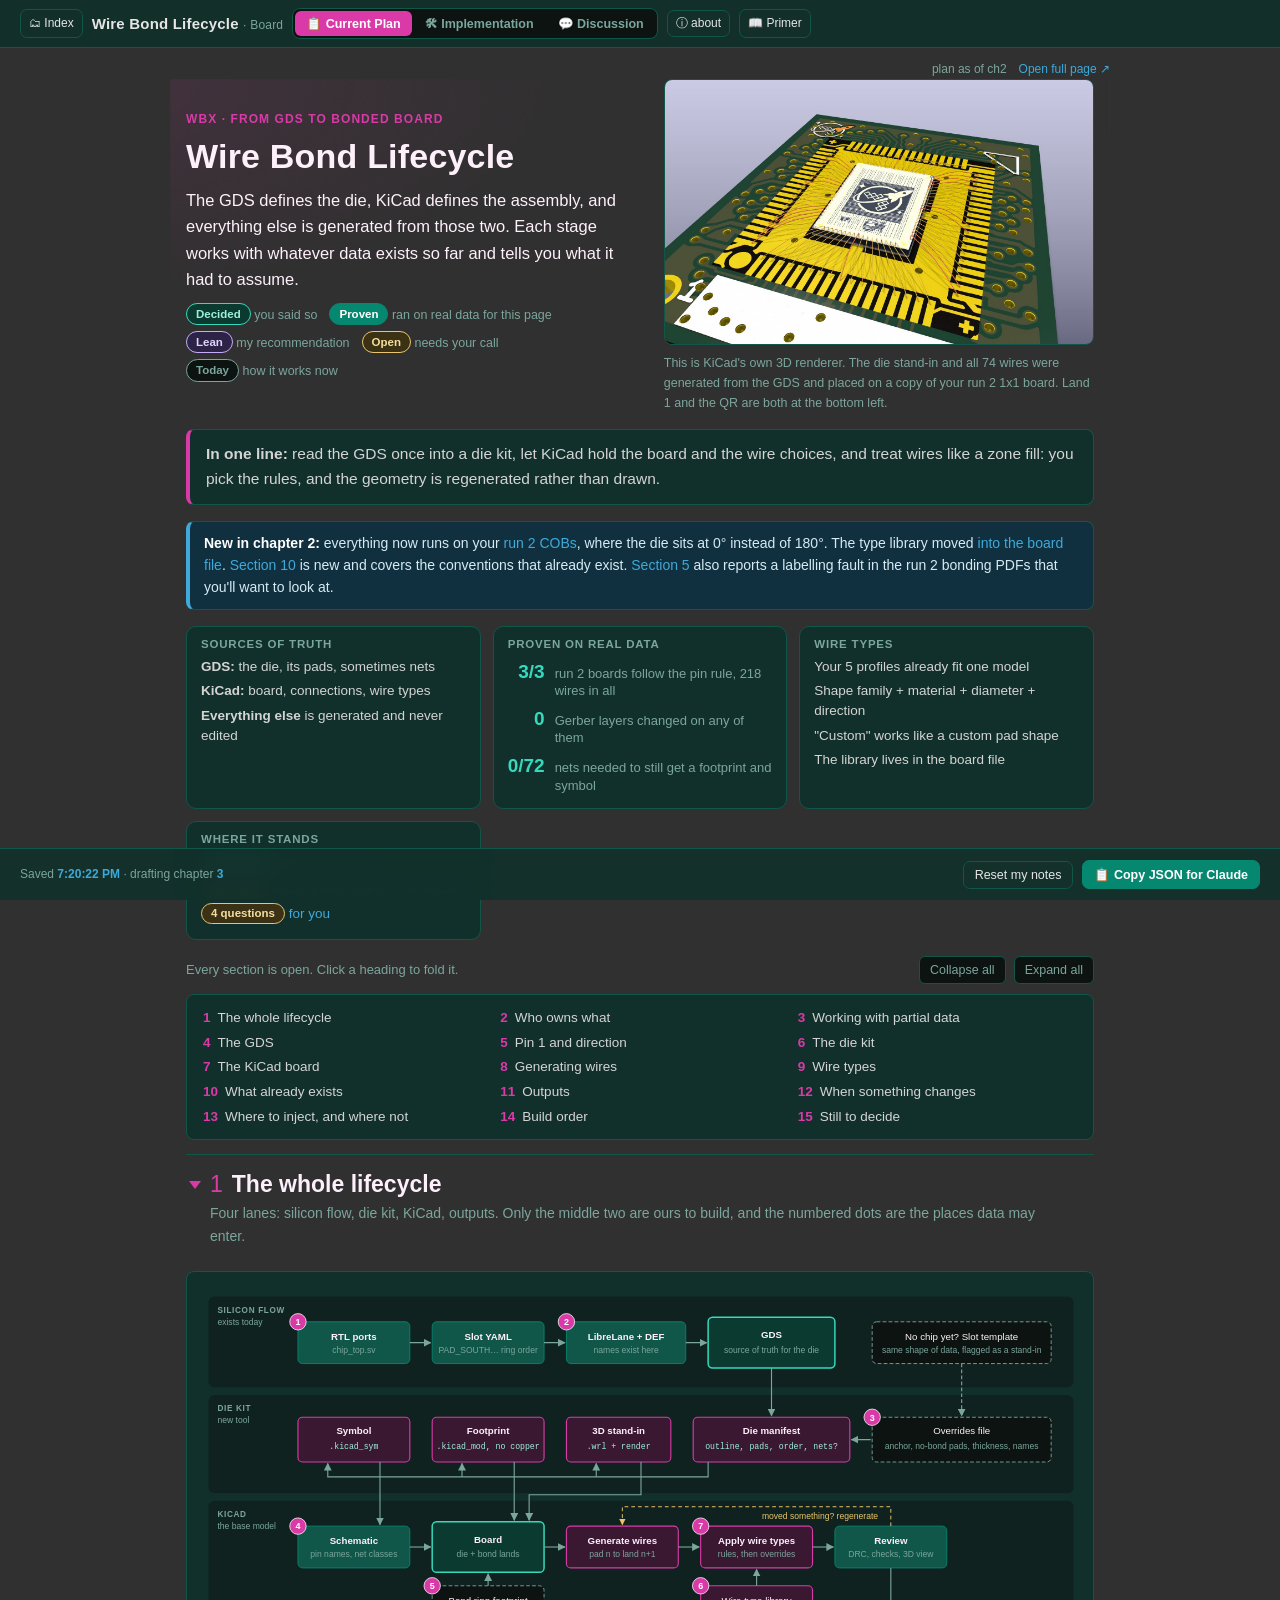
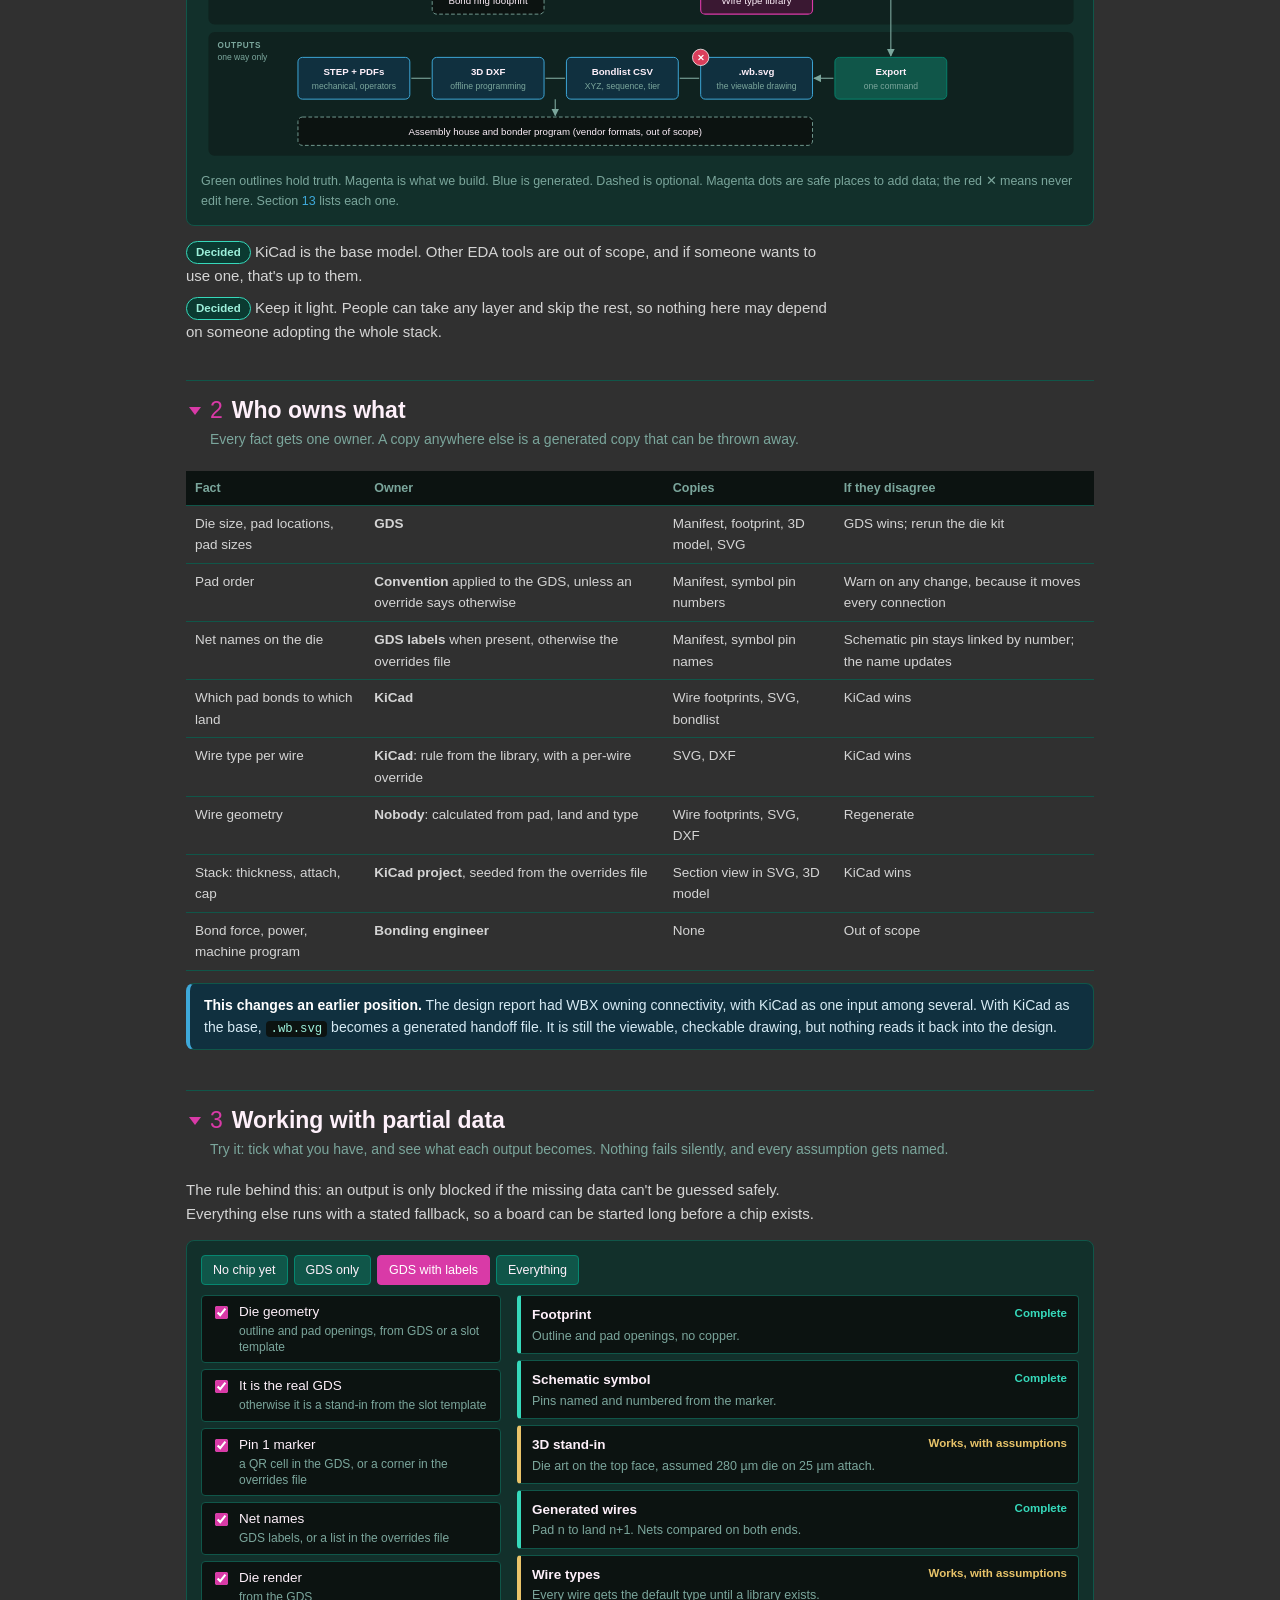
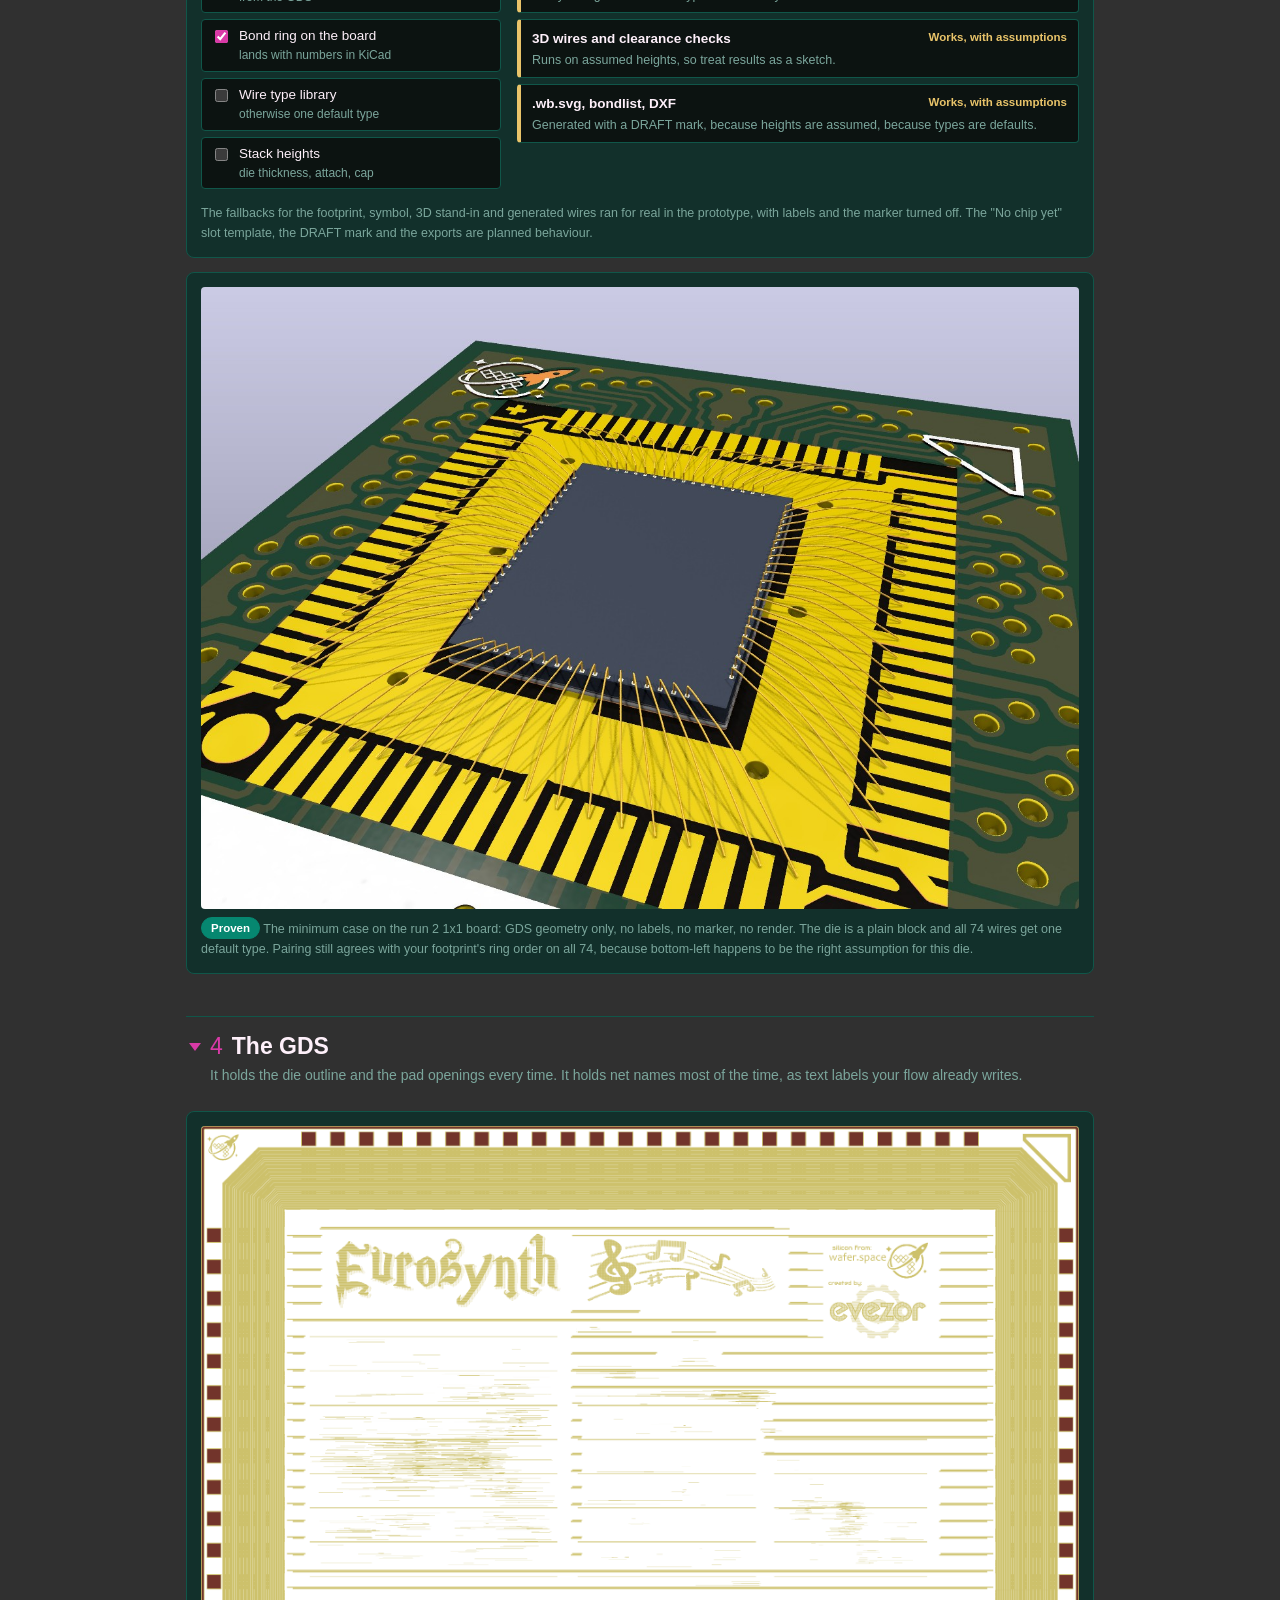
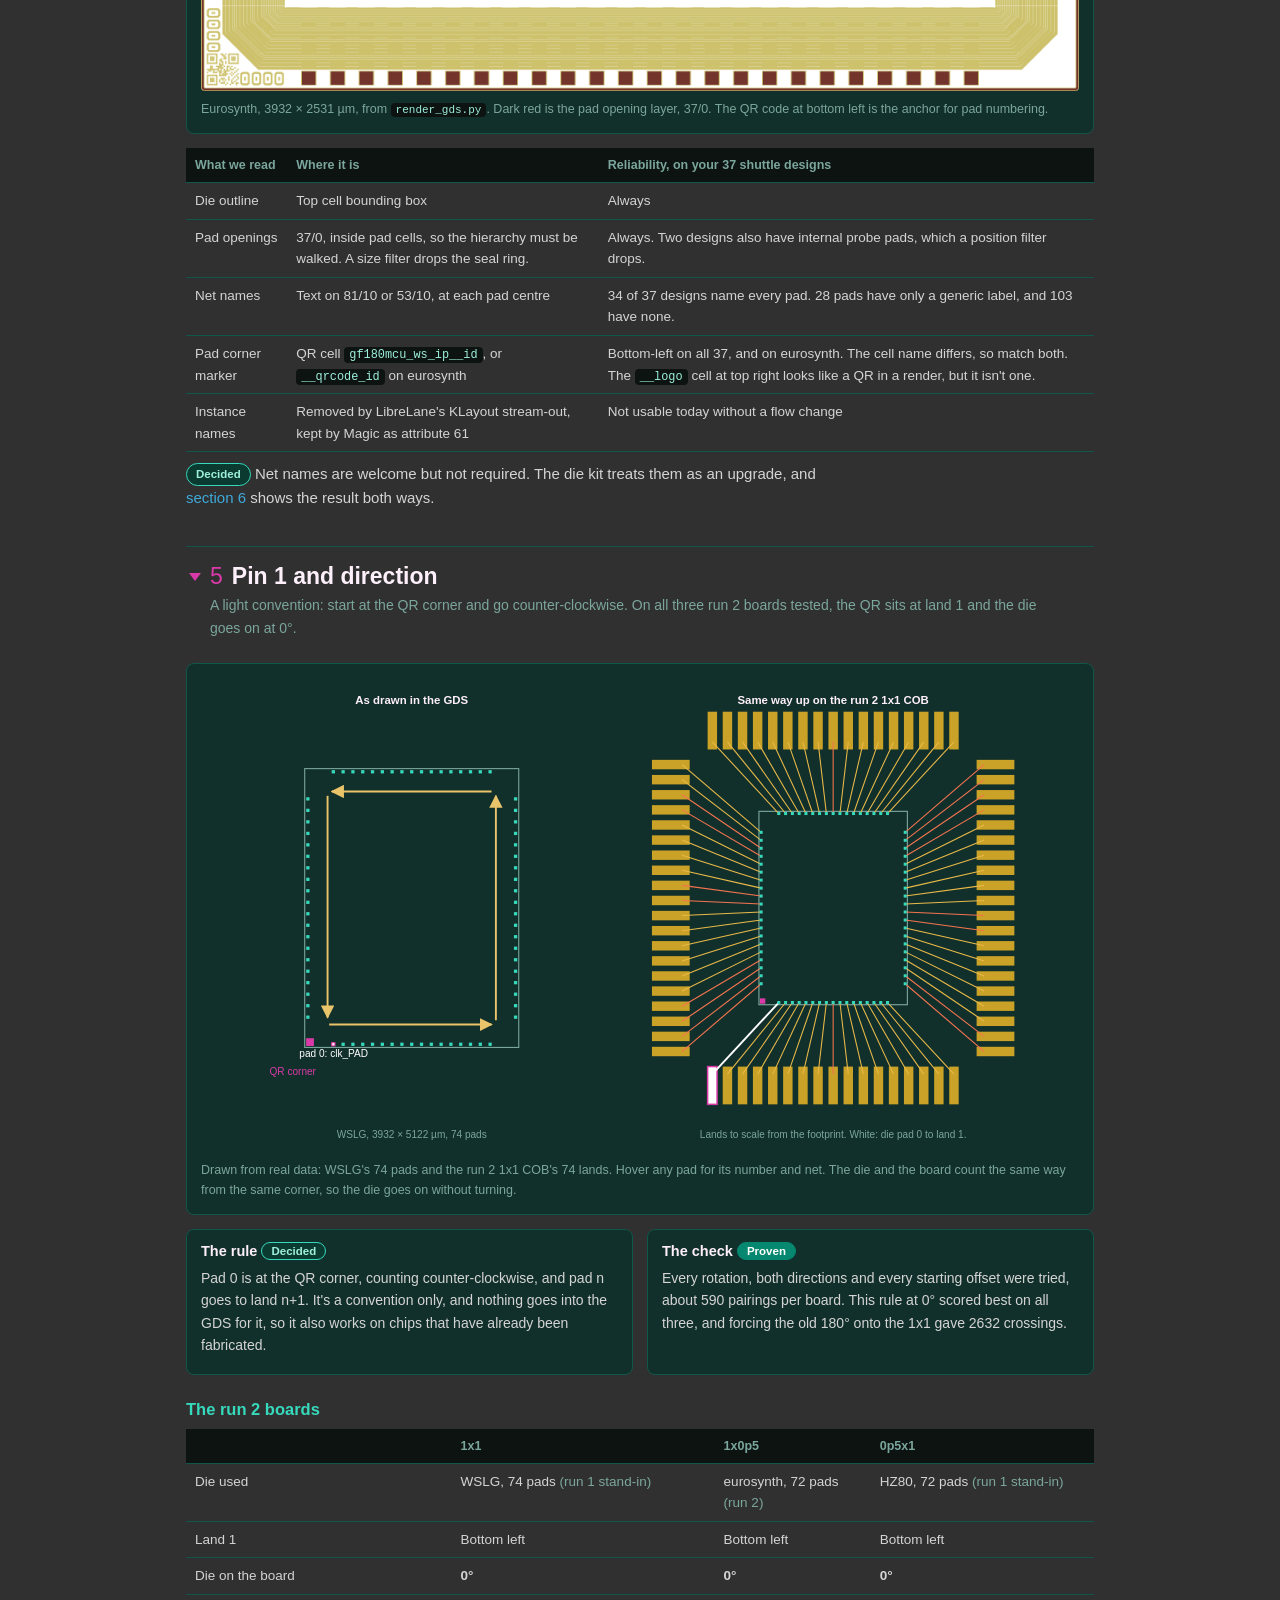
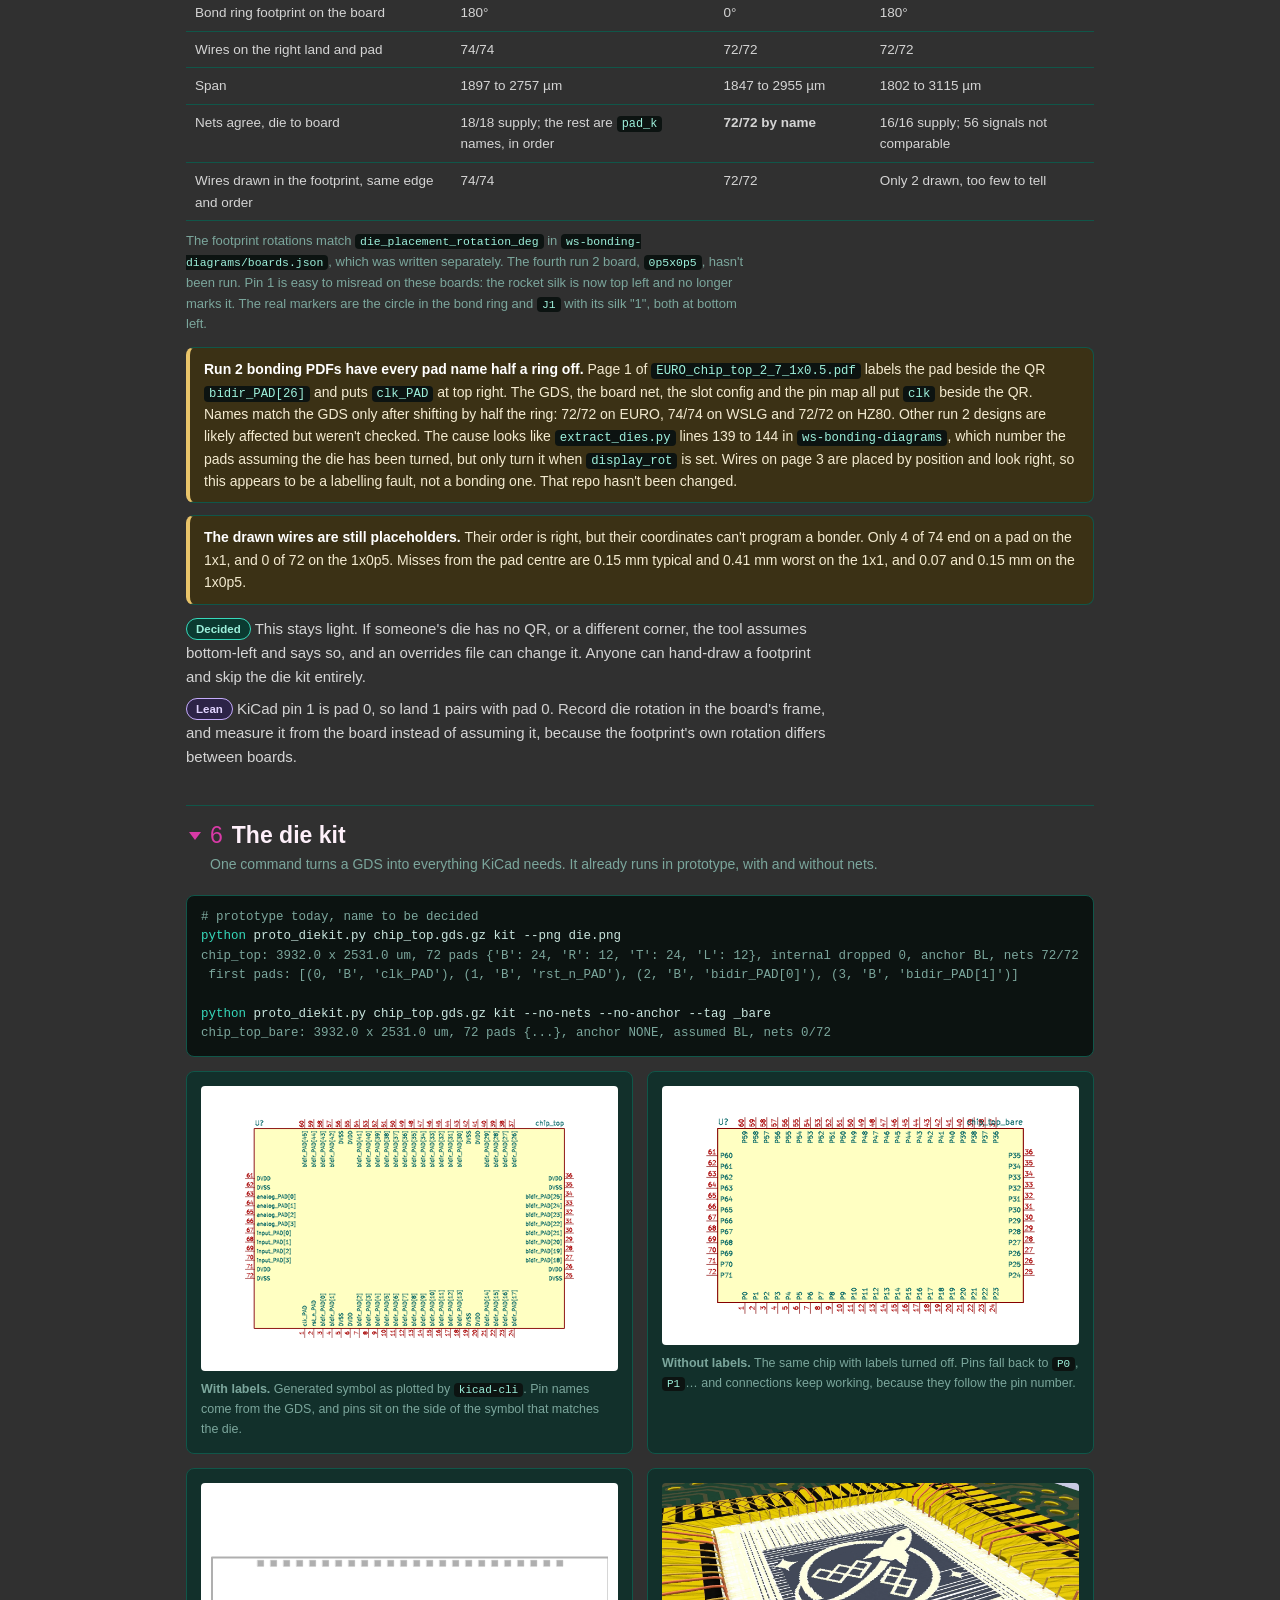
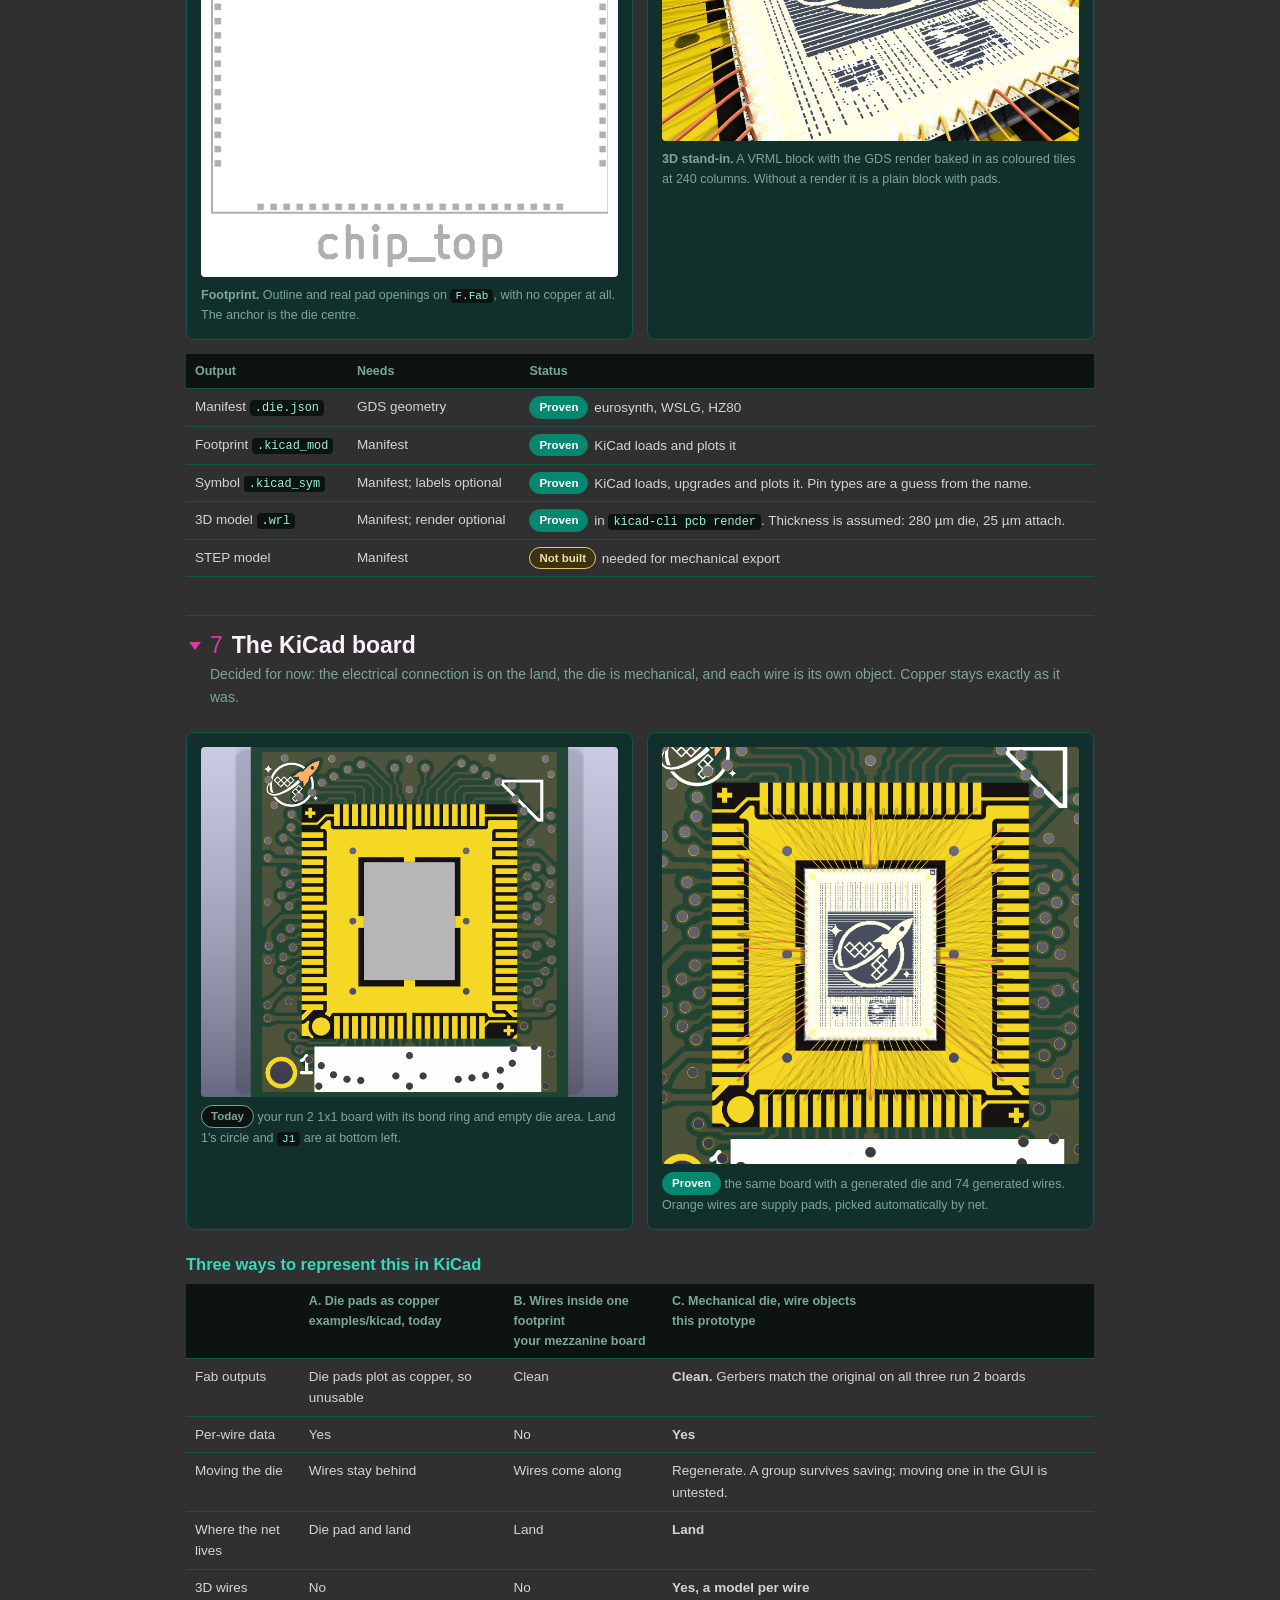
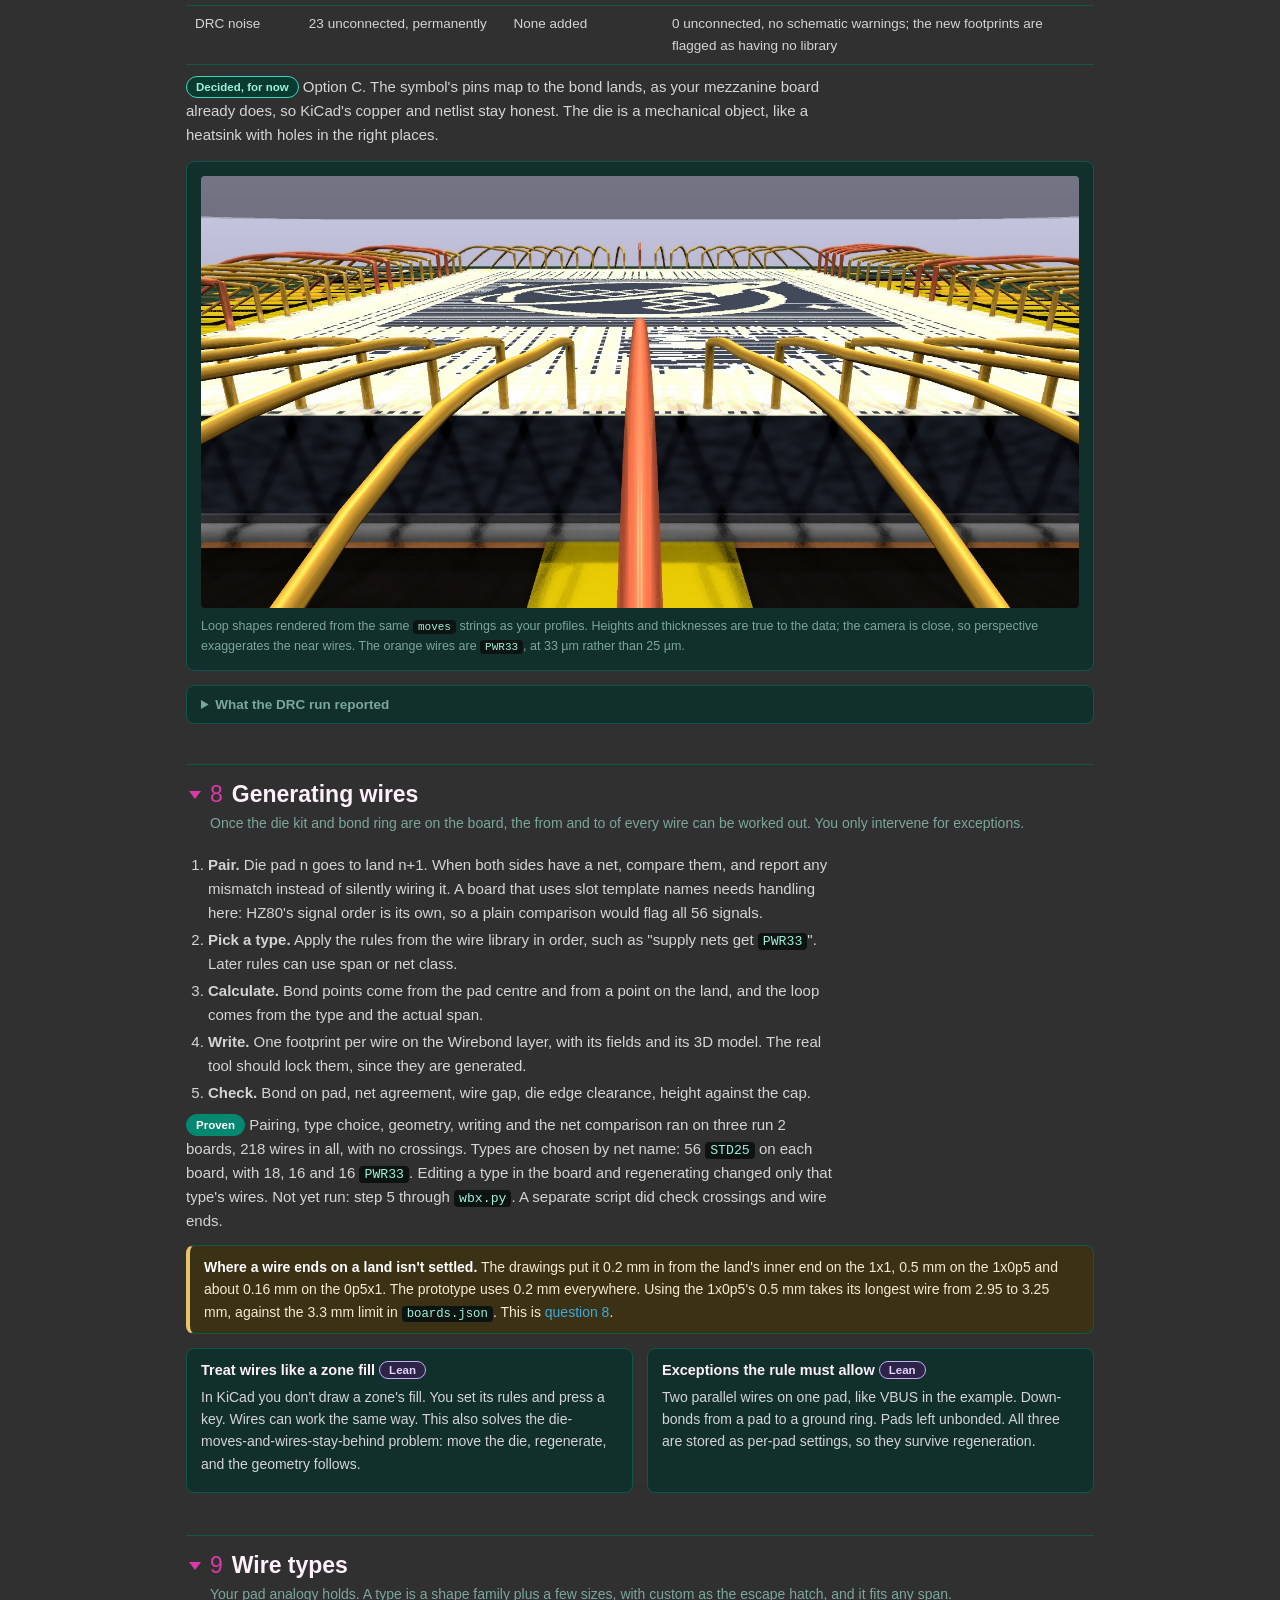
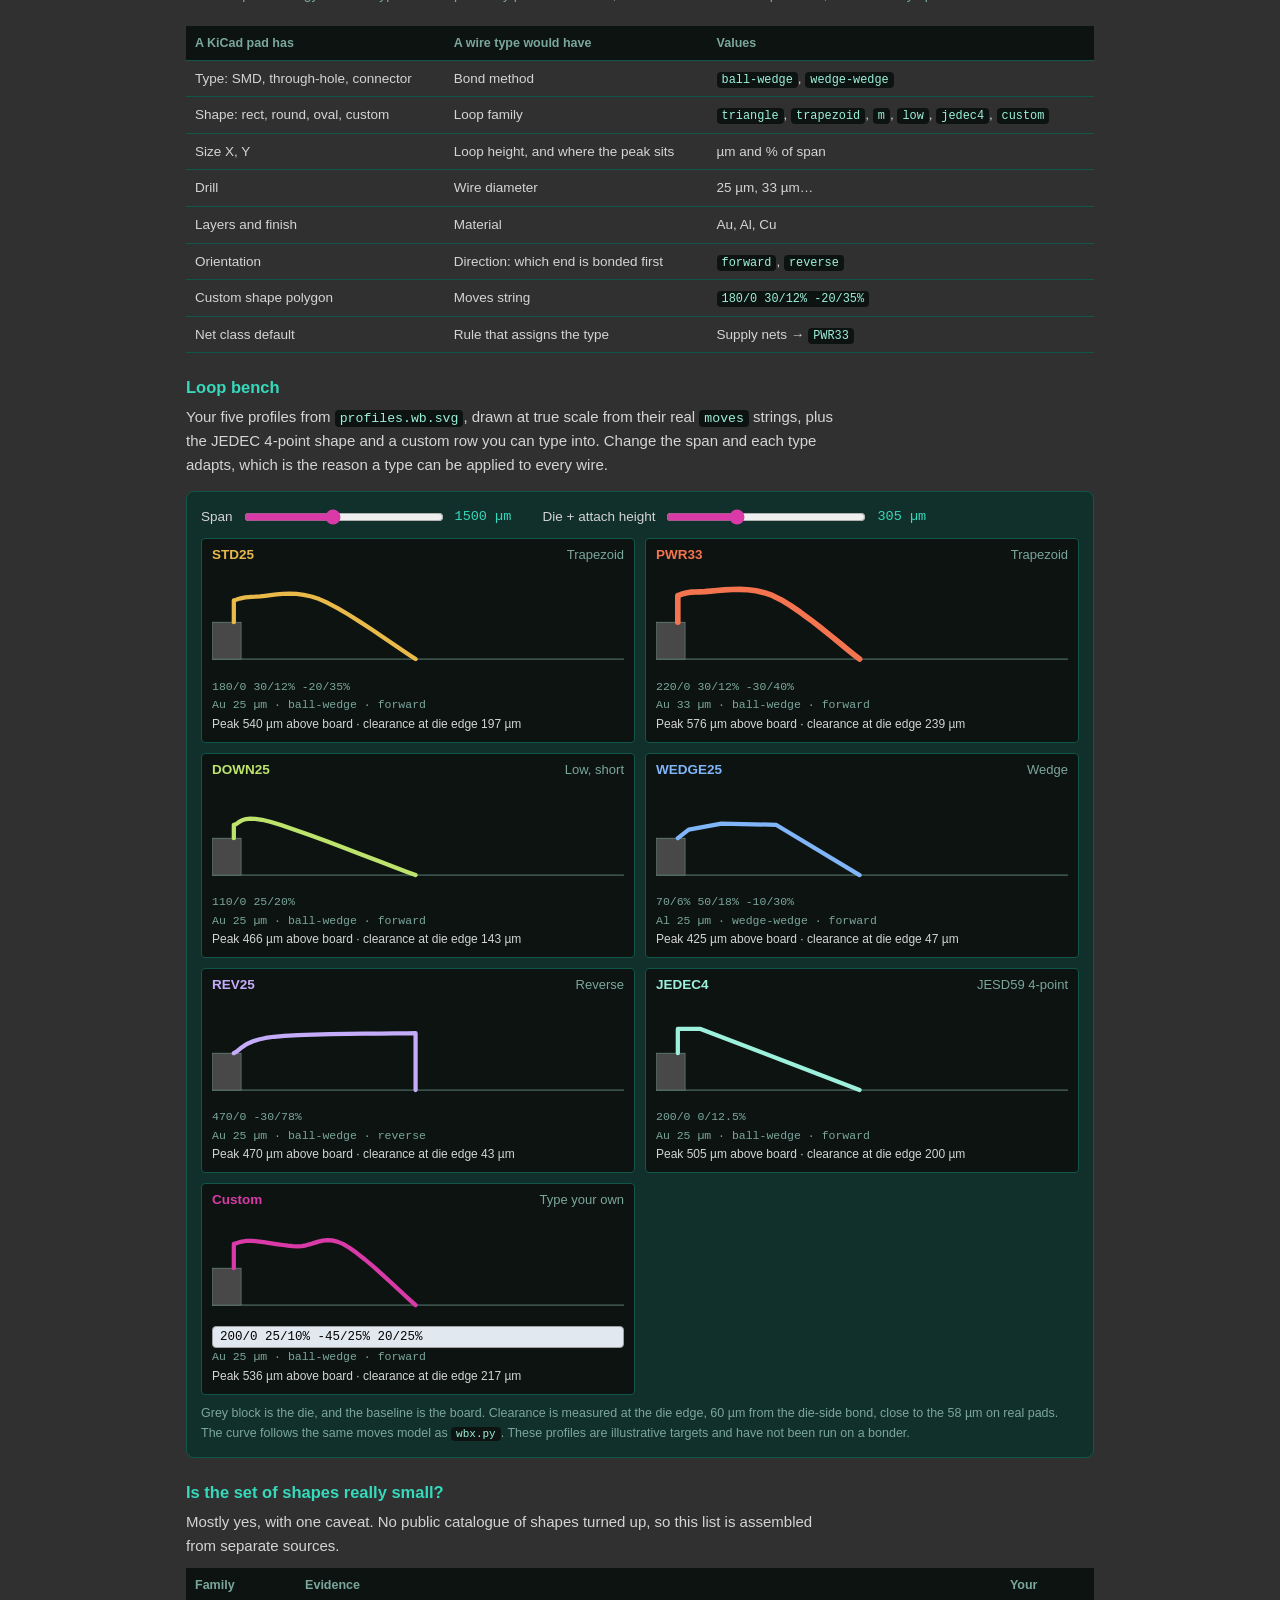
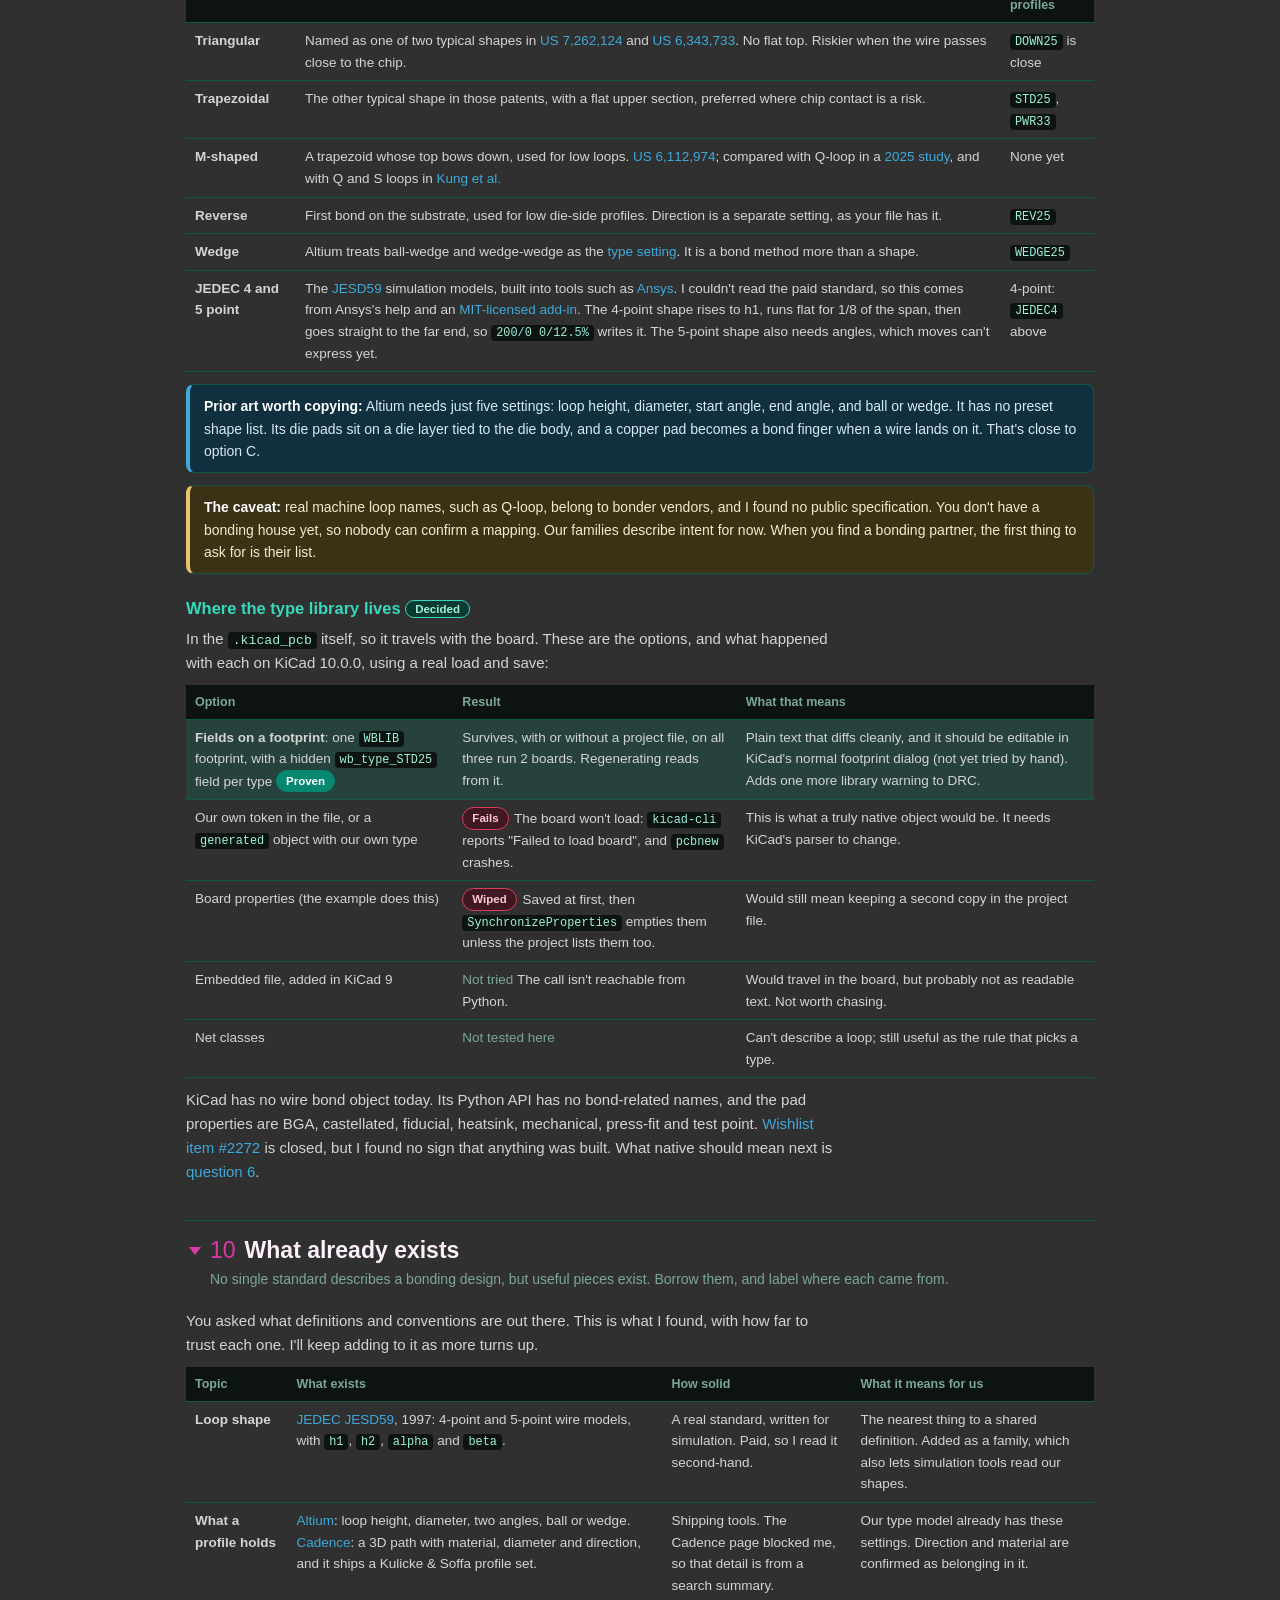
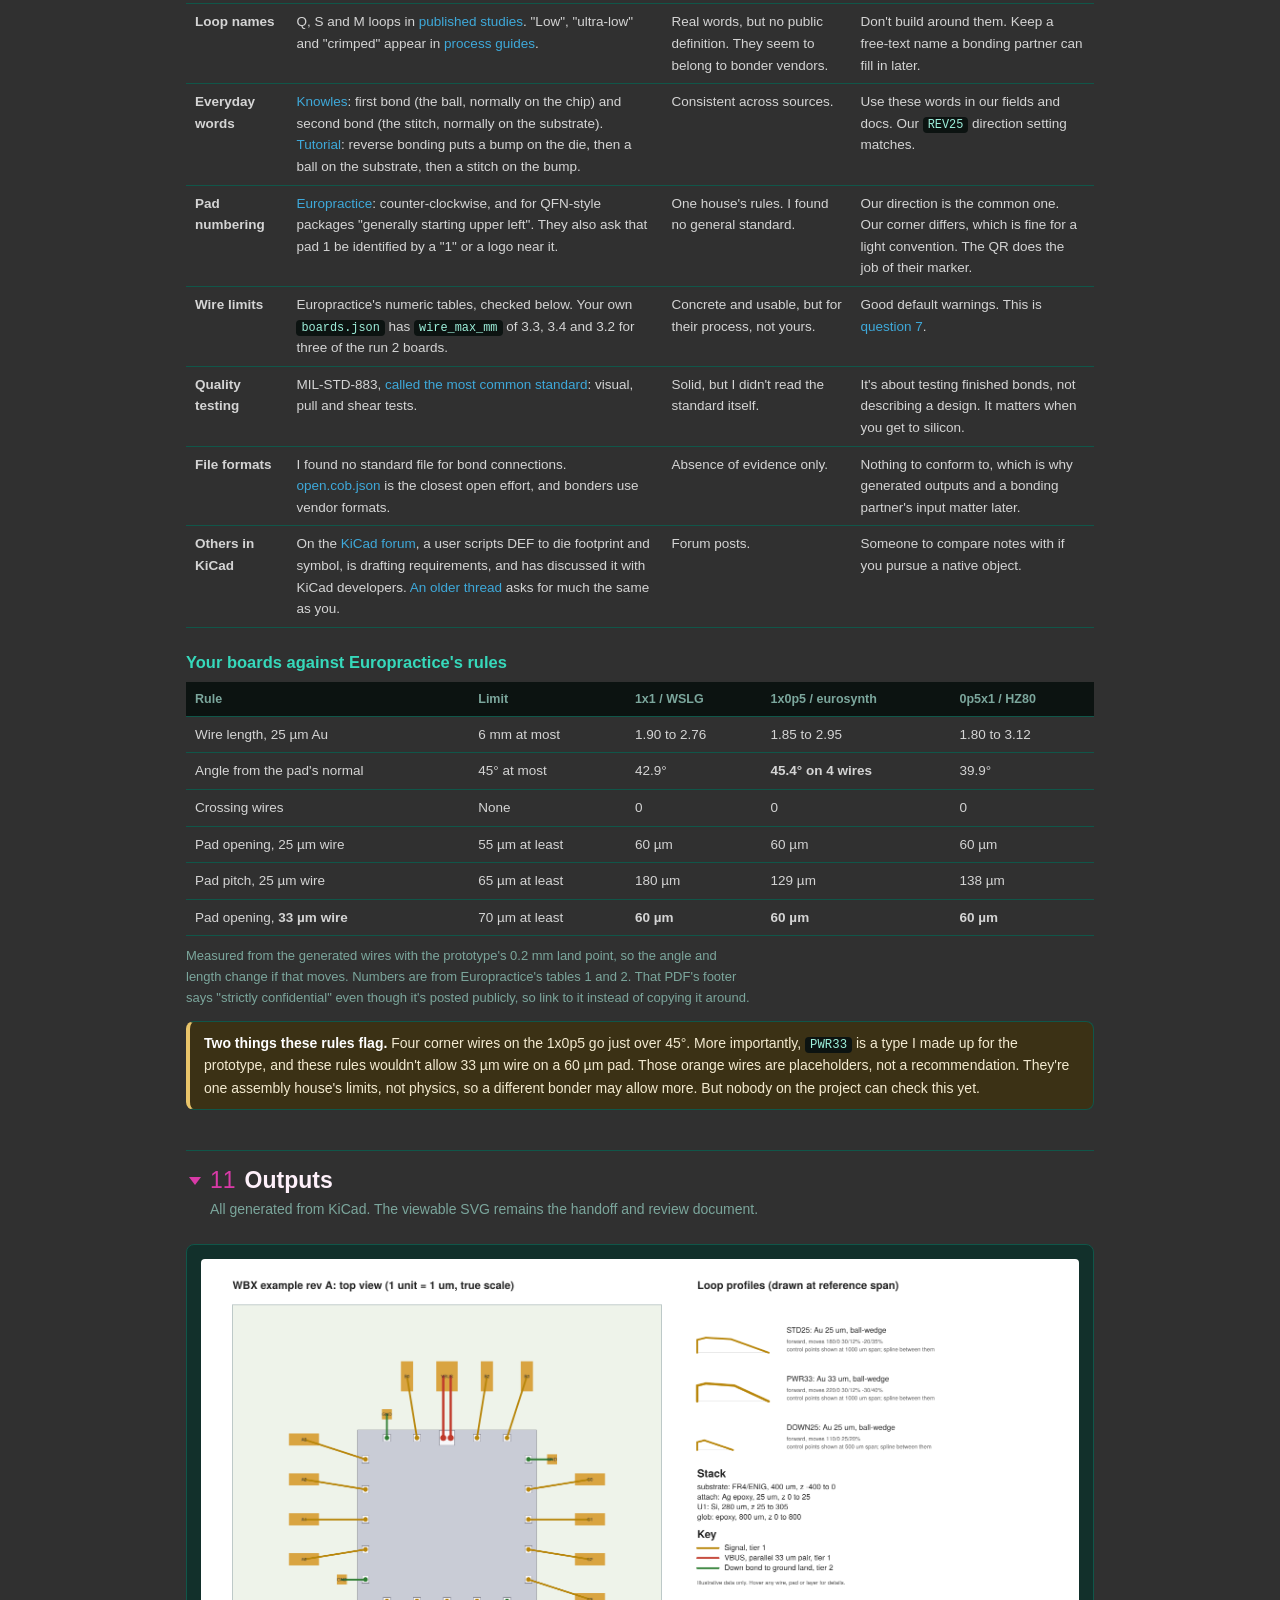
<file: planning/wire_bond_lifecycle/board.html>
<!DOCTYPE html>
<html lang="en">
<head>
<meta charset="utf-8">
<meta name="viewport" content="width=device-width, initial-scale=1">
<title>Discussion Board</title>
<!-- ===========================================================================
     DISCUSSION-BOARD TEMPLATE  (see README.md + PROTOCOL.md in this folder)

     To start a new board:
       1. Copy this file to   planning/<your-discussion>/board.html
       2. Create             planning/<your-discussion>/board.js   (sets window.DOC)
       3. Serve the repo ROOT with Live Server and open the board.html

     This file is generic — ALL board-specific content lives in board.js.
     The engine is shared at ../_planning_tools/board.engine.{css,js}; those
     relative paths resolve correctly from any planning/<disc>/ sibling folder.
     =========================================================================== -->
<link rel="stylesheet" href="../_planning_tools/board.engine.css">
</head>
<body>
<header class="top">
  <div class="topbar">
    <a class="btn ghost mini" href="../_planning_tools/index.html" title="Back to the planning index">🗂 Index</a>
    <h1 id="boardTitle">Board</h1>
    <div class="viewtabs" id="viewTabs" role="tablist">
      <button class="vtab" data-view="plan" role="tab">📋 Current Plan</button>
      <button class="vtab" data-view="impl" role="tab">🛠 Implementation</button>
      <button class="vtab" data-view="discuss" role="tab">💬 Discussion</button>
    </div>
    <button class="btn ghost mini" id="aboutToggle" aria-expanded="false" title="Show/hide help, stats &amp; legend">ⓘ about</button>
    <a class="btn ghost mini" href="../../docs/primer/wire-bonding-primer.html" title="What wire bonding is and how to design for it" style="text-decoration:none">📖 Primer</a>
    <span class="spacer"></span>
    <div class="controls" id="controls">
      <input type="search" id="search" placeholder="Search…">
      <select id="fStatus">
        <option value="">All statuses</option>
        <option value="needs">Needs you (open + riffing)</option>
        <option value="resolved">Resolved</option>
        <option value="open">Open</option>
        <option value="riffing">Riffing</option>
        <option value="later">Later</option>
        <option value="info">Info</option>
      </select>
      <button class="btn ghost mini" id="expandAll">Expand all</button>
      <button class="btn ghost mini" id="collapseAll">Collapse all</button>
    </div>
  </div>
  <div class="about" id="aboutBox" hidden></div>
</header>

<main>
  <div id="docWarnings"></div>
  <div id="planView" hidden>
    <div id="planPanel"></div>
    <div id="actionsPanel"></div>
    <div class="statehint">Per-topic <b>current state</b> — the distilled position, not the back-and-forth. Hit <b>💬 Discuss →</b> on any card to jump straight to its thread and reply.</div>
    <div id="stateList"></div>
  </div>
  <div id="implView" hidden>
    <div id="implPanel"></div>
  </div>
  <div id="discussView">
  <details class="global" id="globalBox">
    <summary><span class="gicon">▸</span> 💬 Overall notes &amp; questions <span style="color:var(--muted);font-weight:400;font-size:12px">(themes, priorities, anything spanning cards)</span></summary>
    <div class="gbody">
      <textarea id="globalNotes" placeholder="Themes, priorities, anything spanning cards…"></textarea>
      <div class="hint">Saved with the export file.</div>
    </div>
  </details>
  <div id="qpanel"></div>
  <div id="list"></div>
  <div class="empty" id="emptyMsg" style="display:none">No cards match.</div>
  </div>
</main>

<div class="cv-overlay" id="cvOverlay">
  <div class="cv-modal">
    <div class="cv-head">
      <span class="cv-path" id="cvPath"></span>
      <button class="btn ghost" id="cvCopy">Copy path</button>
      <a class="btn ghost" id="cvRaw" target="_blank" rel="noopener">Open raw ↗</a>
      <button class="btn" id="cvClose">Close ✕</button>
    </div>
    <div class="cv-body" id="cvBody"></div>
  </div>
</div>

<footer class="fab">
  <span class="saved" id="savedAt">Loading…</span>
  <button class="btn ghost" id="reset">Reset my notes</button>
  <button class="btn primary" id="copyJson">📋 Copy JSON for Claude</button>
</footer>

<script src="board.js"></script>
<script src="../_planning_tools/board.validate.js"></script>
<script src="../_planning_tools/board.engine.js"></script>
</body>
</html>
</file>
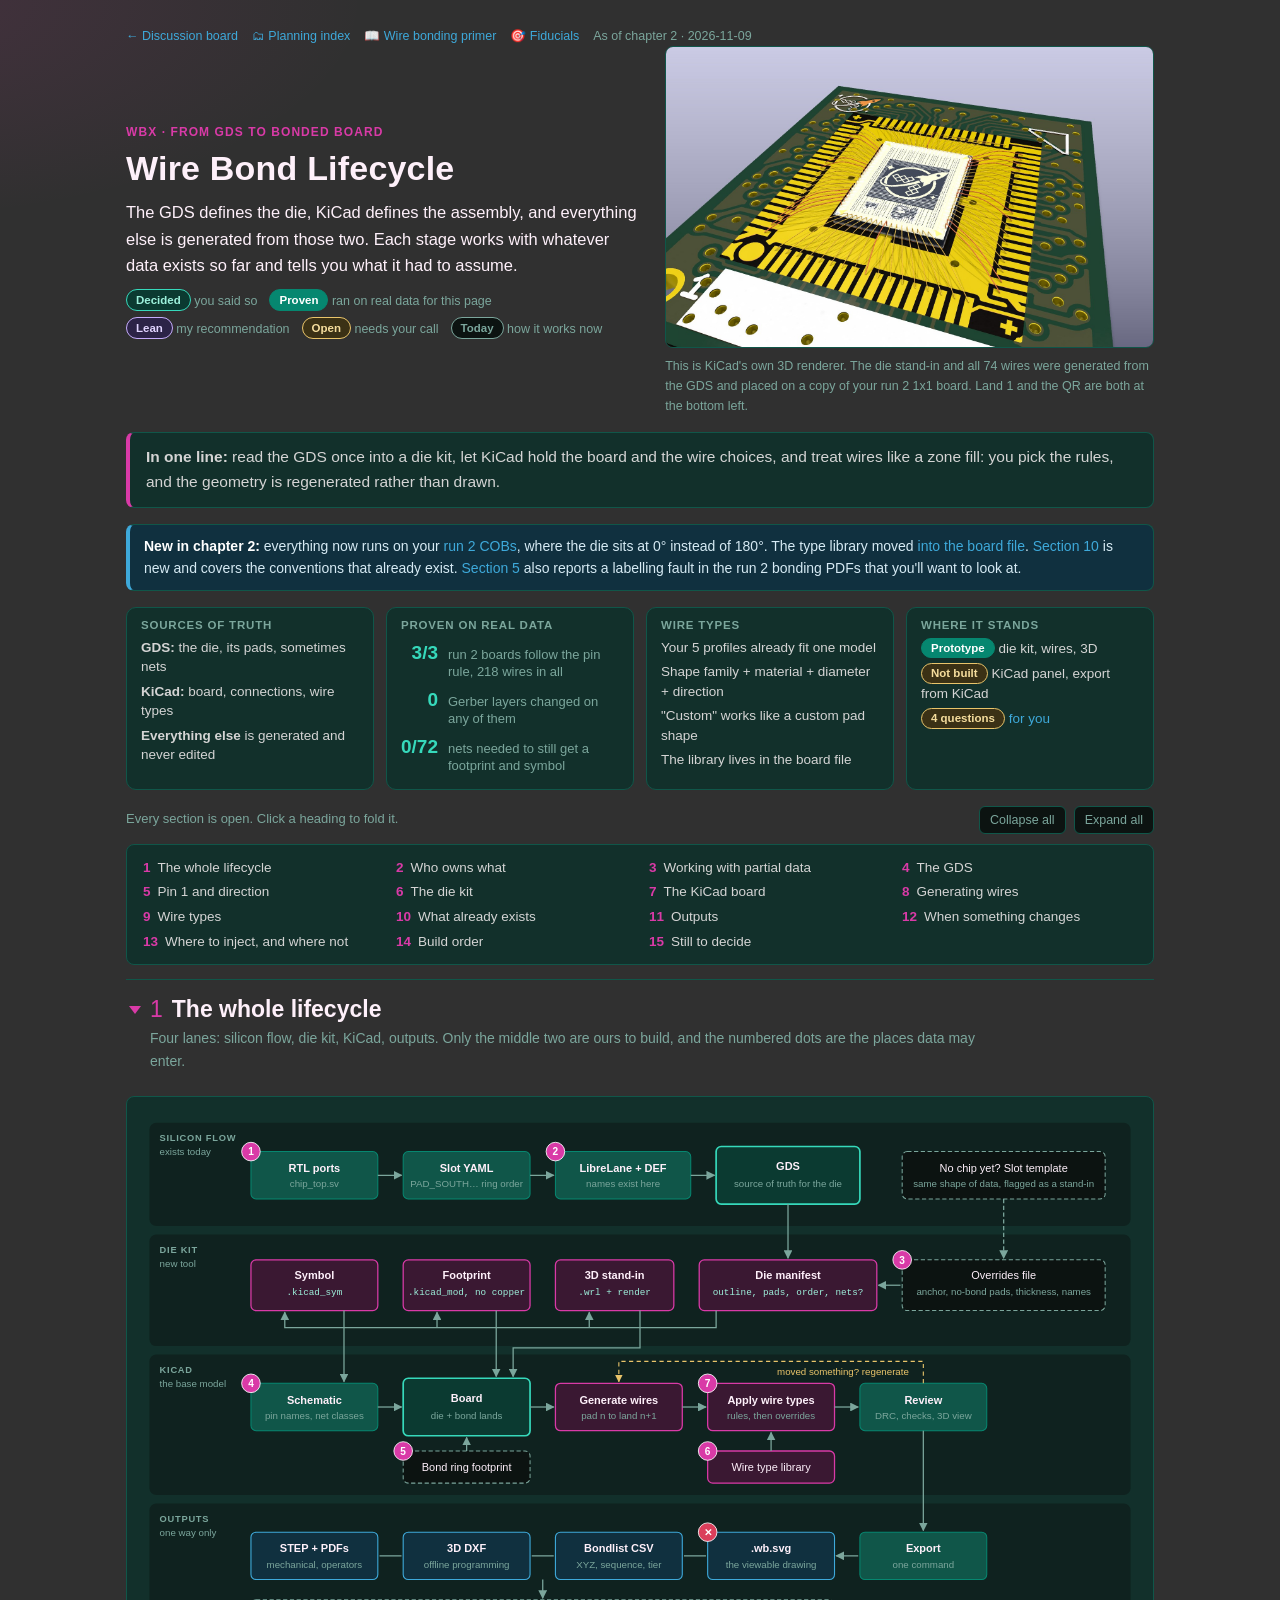
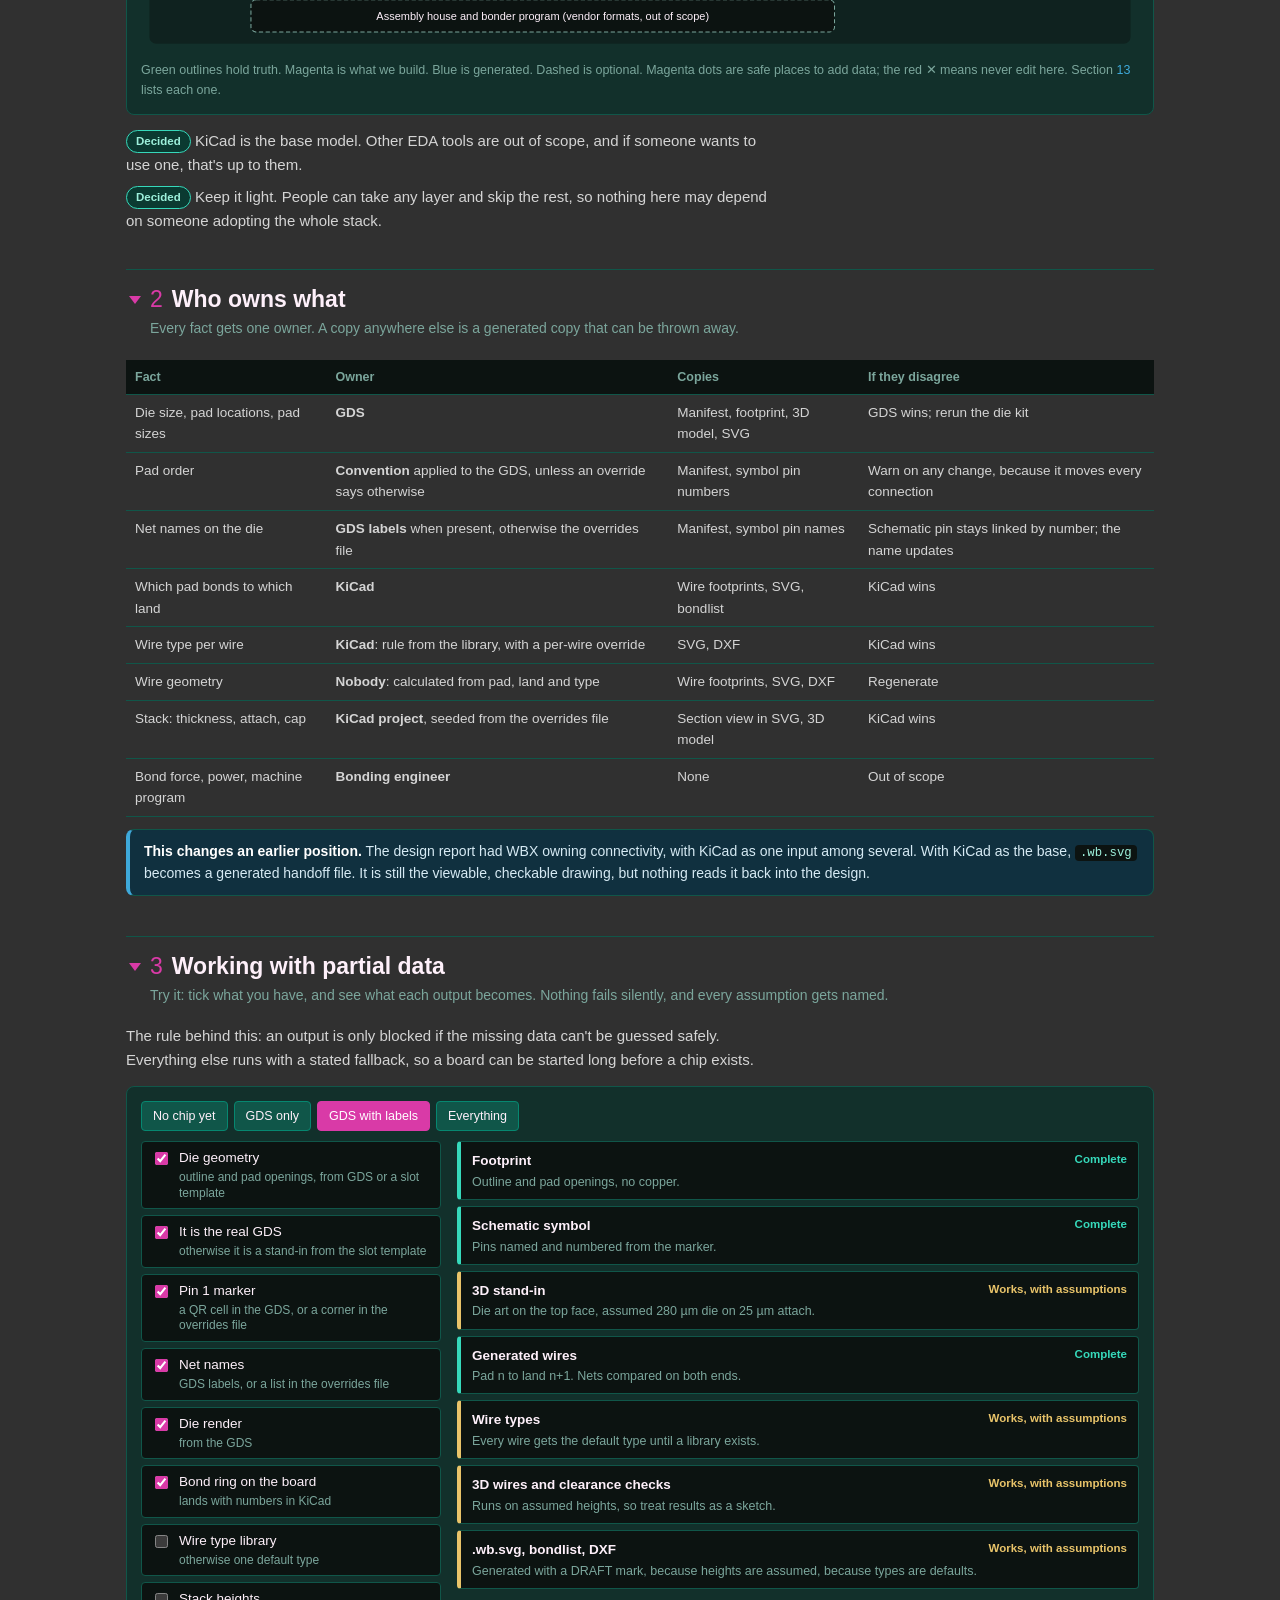
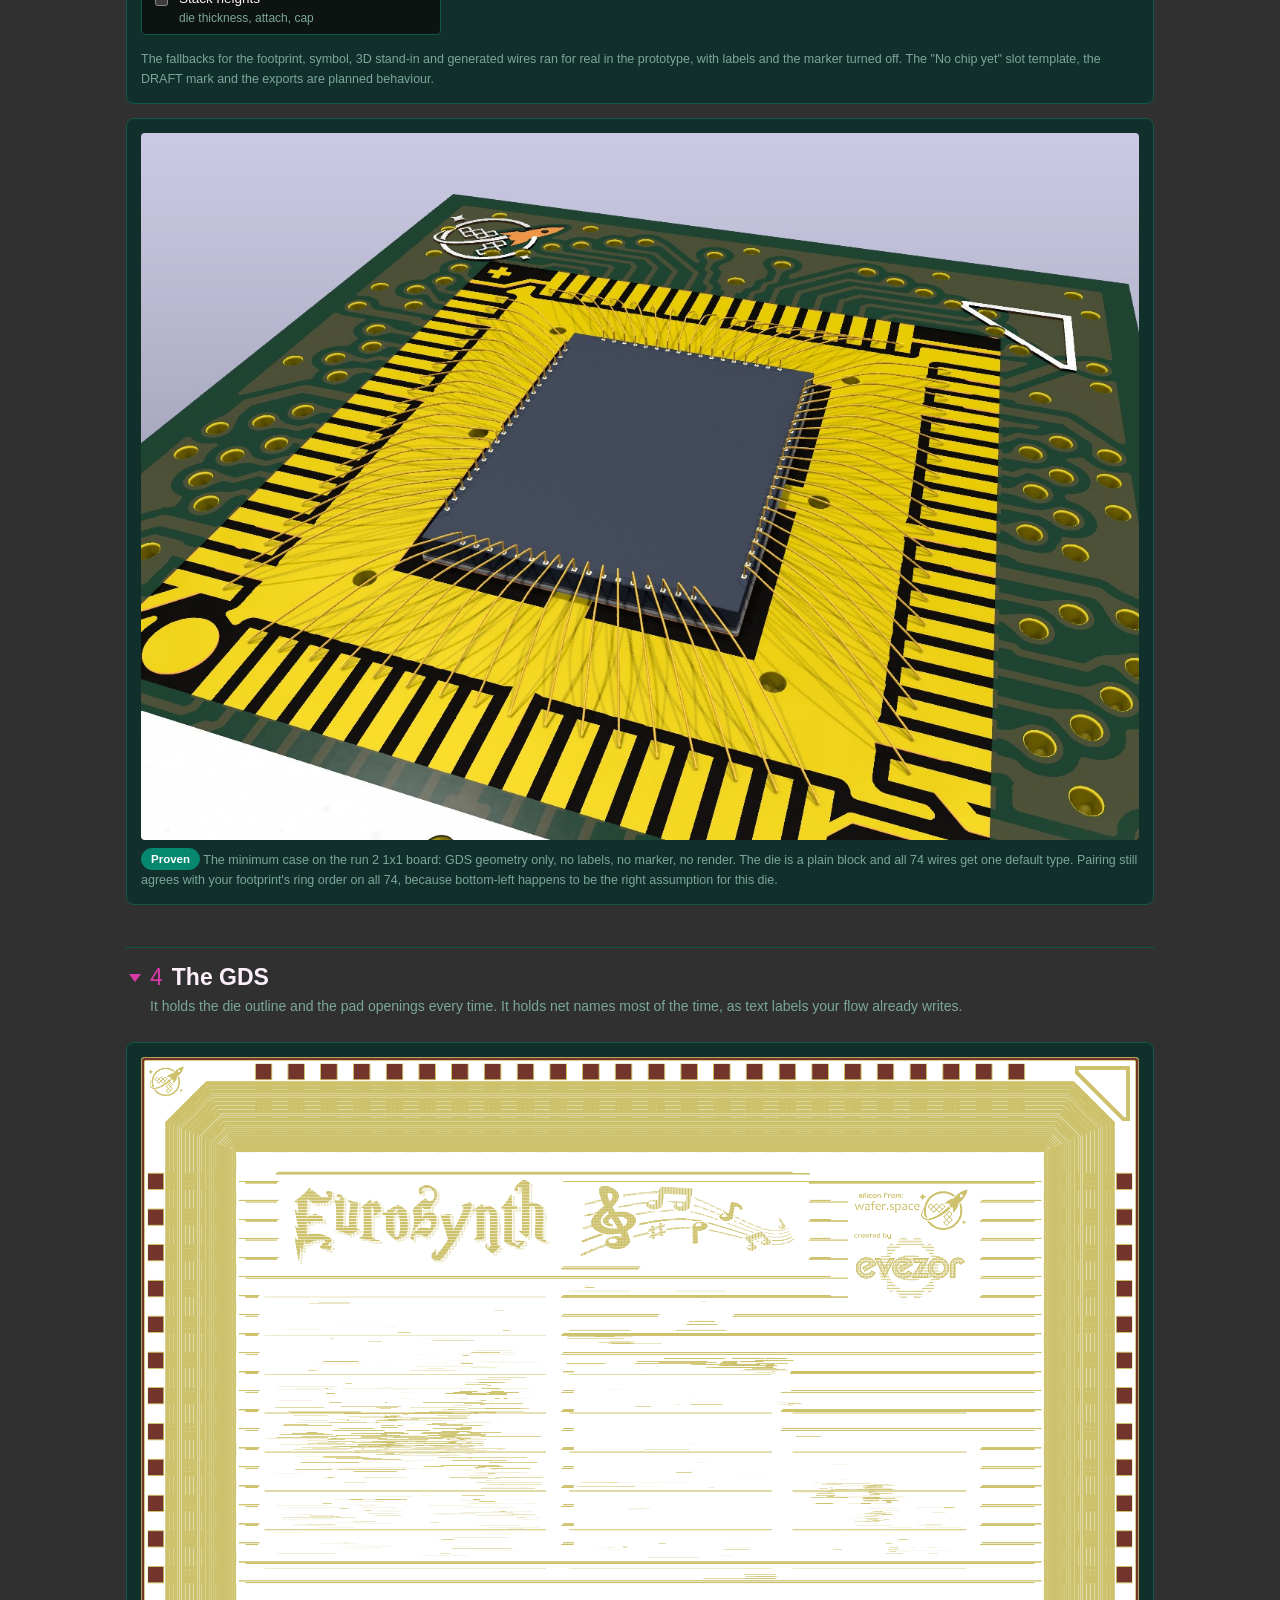
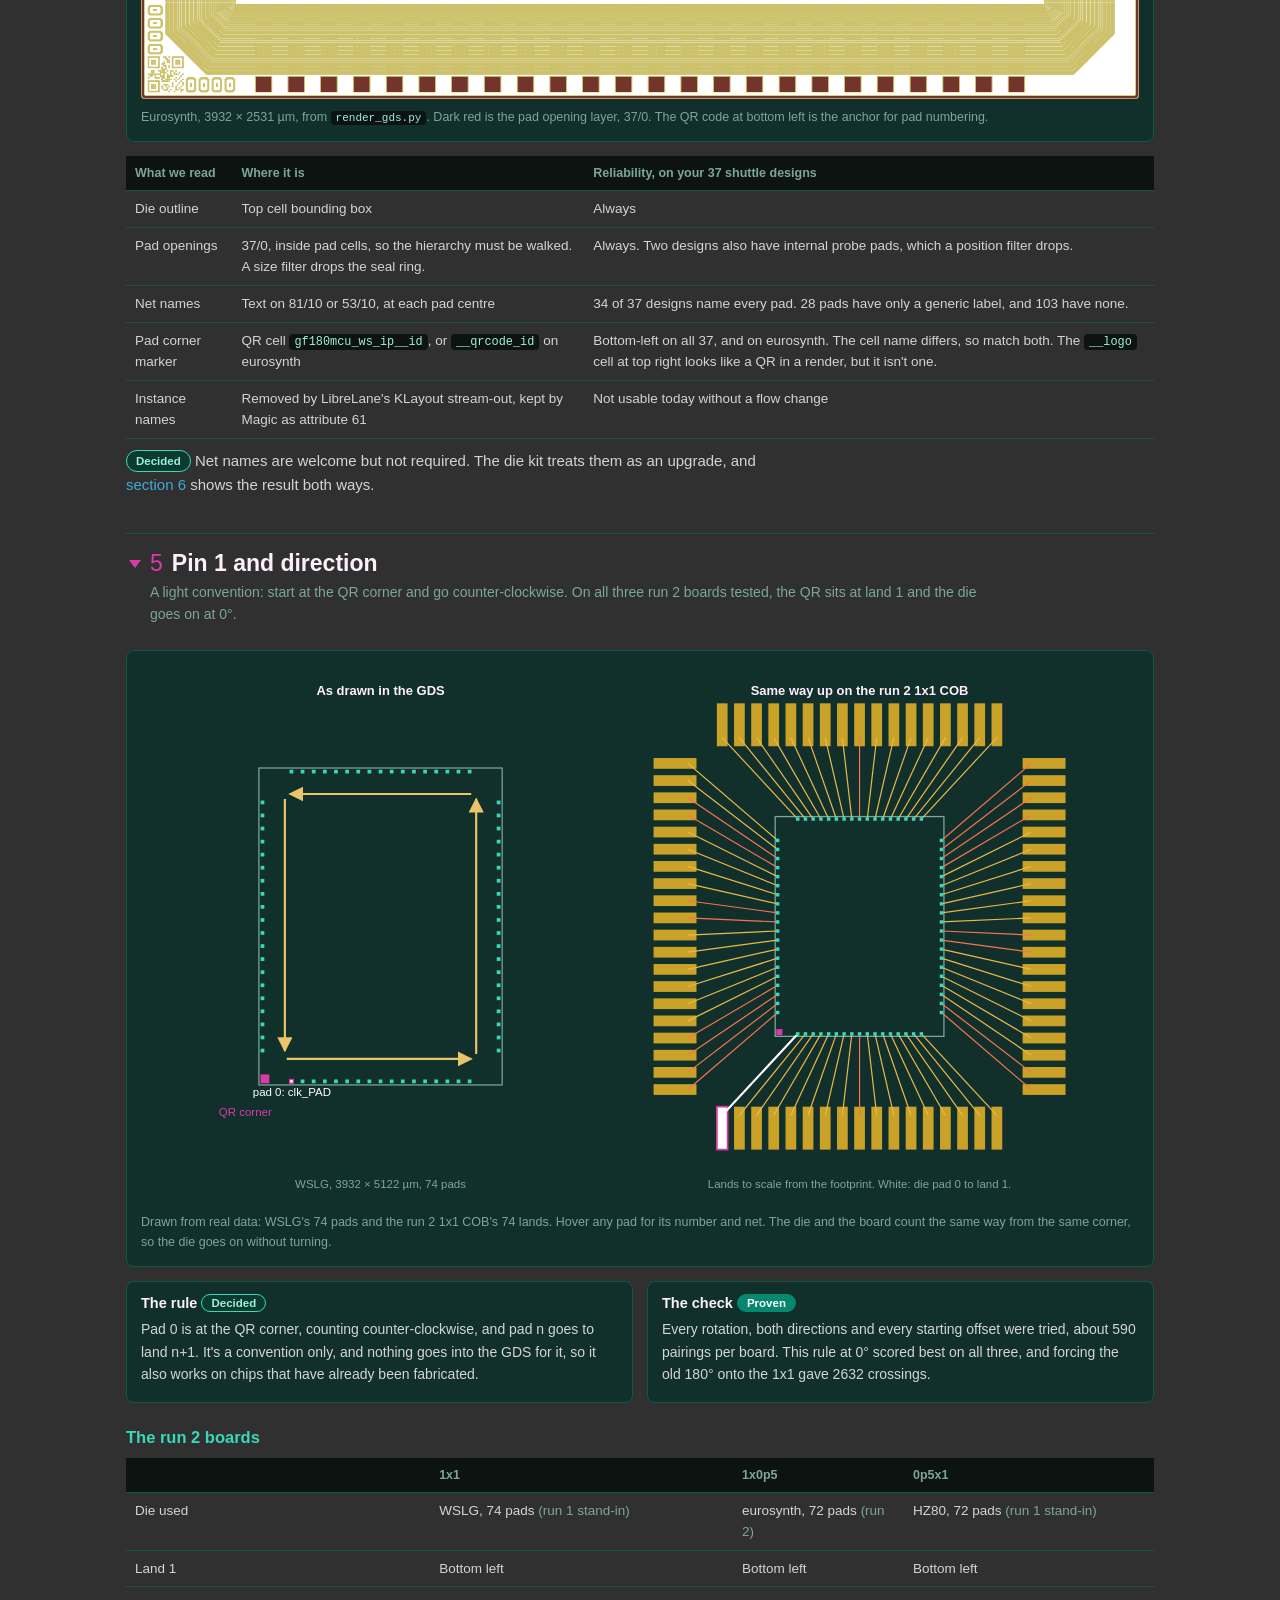
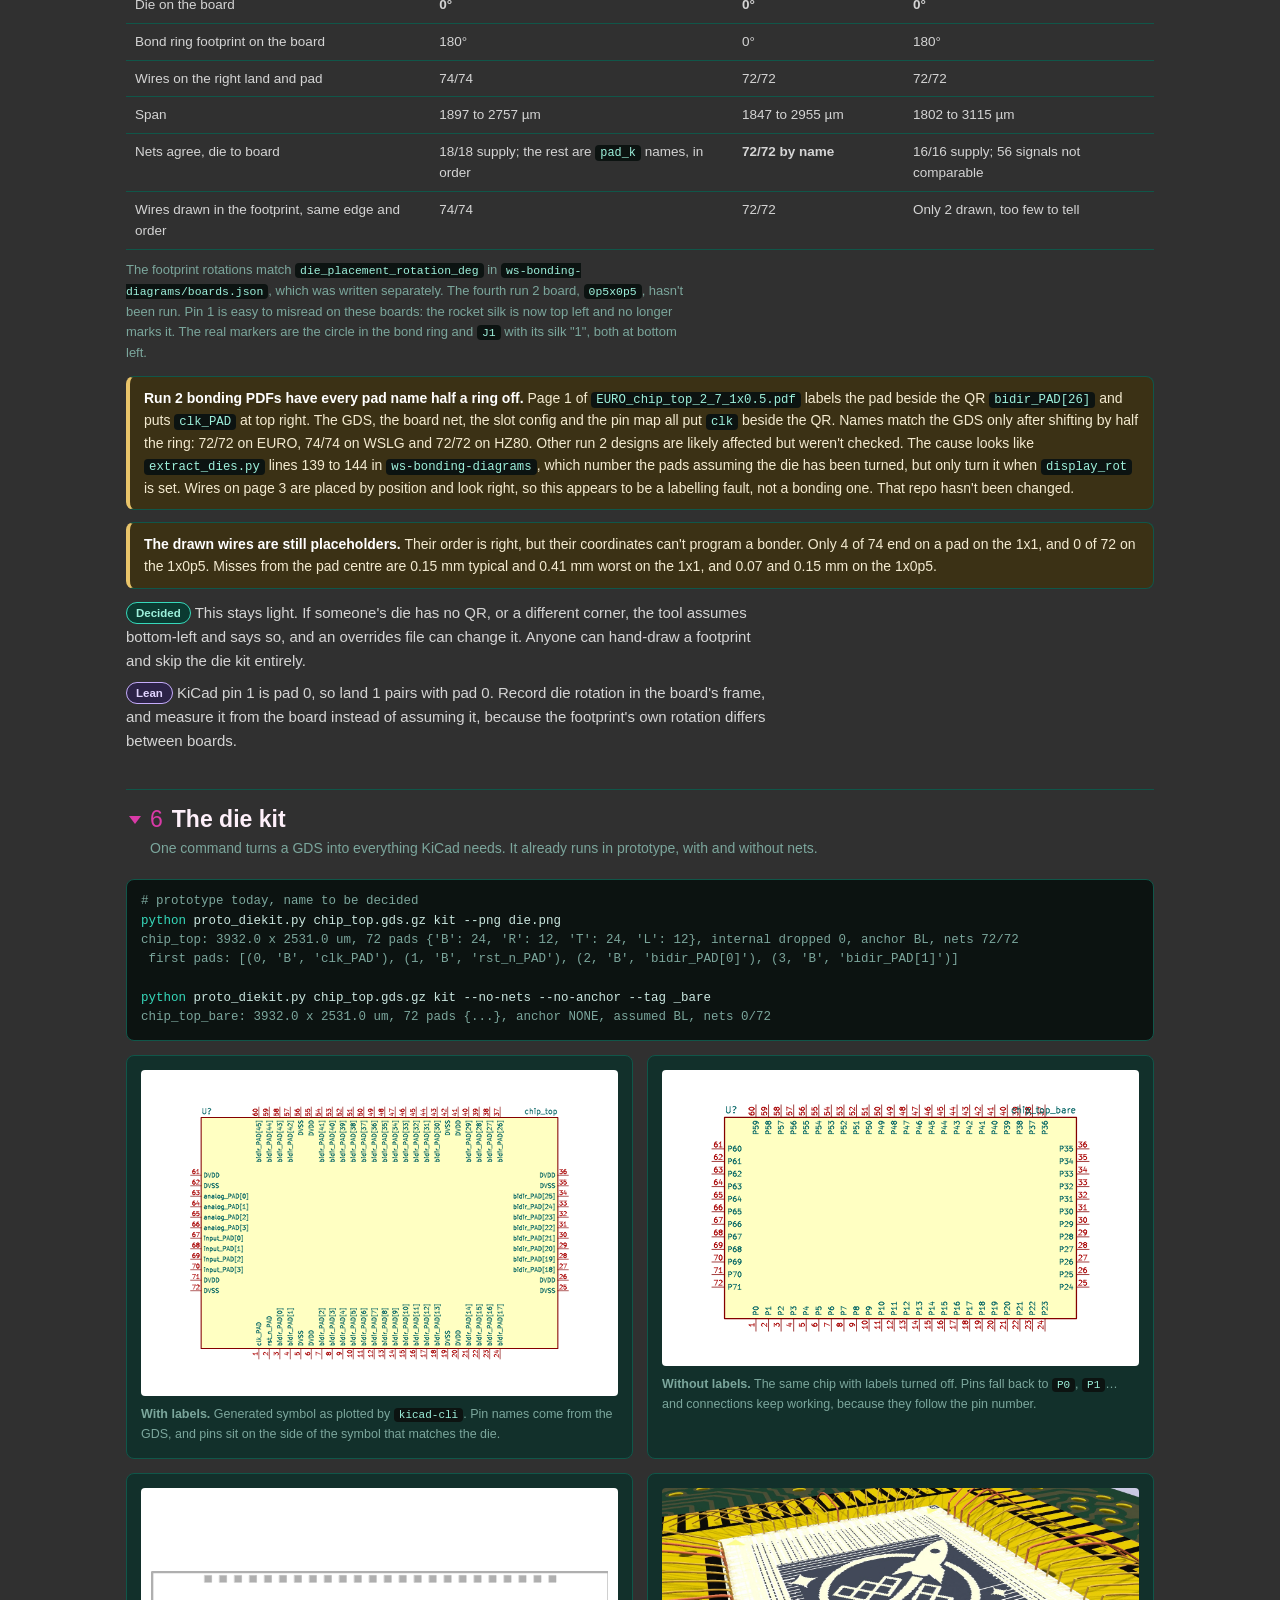
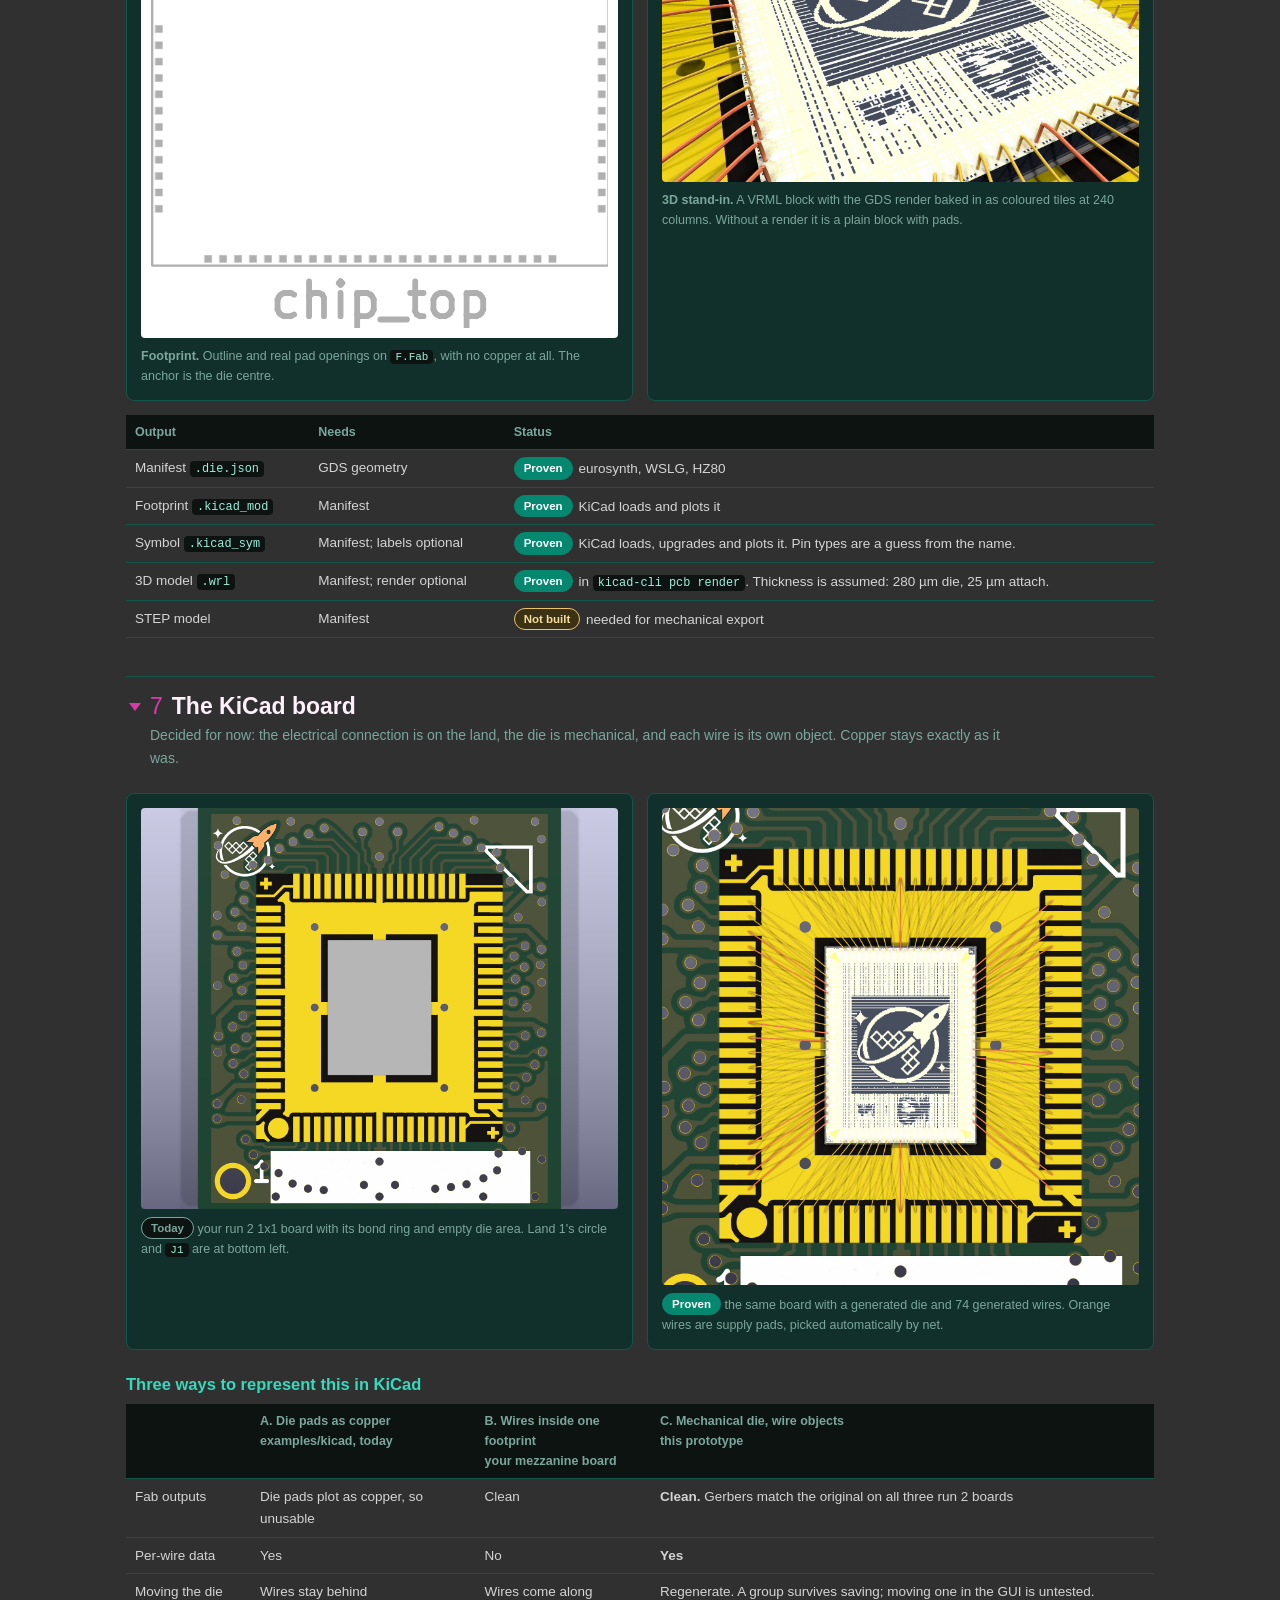
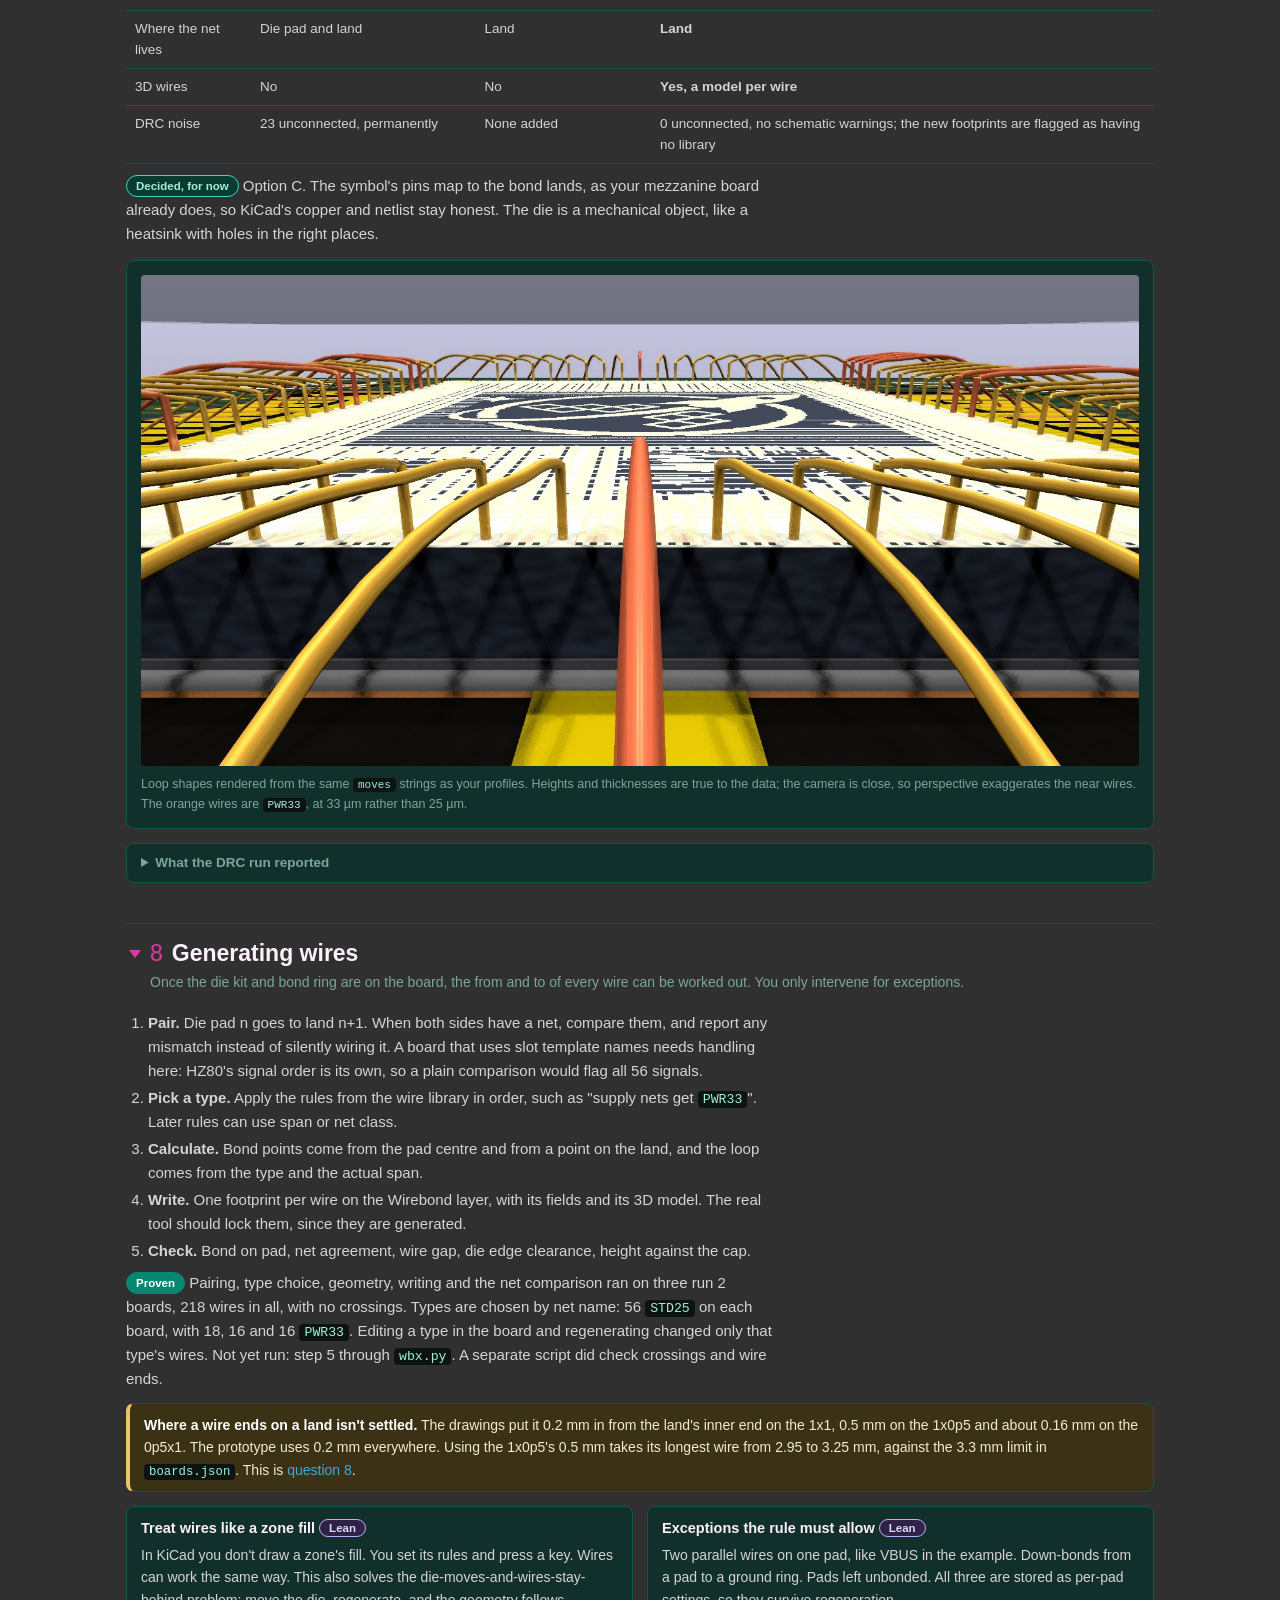
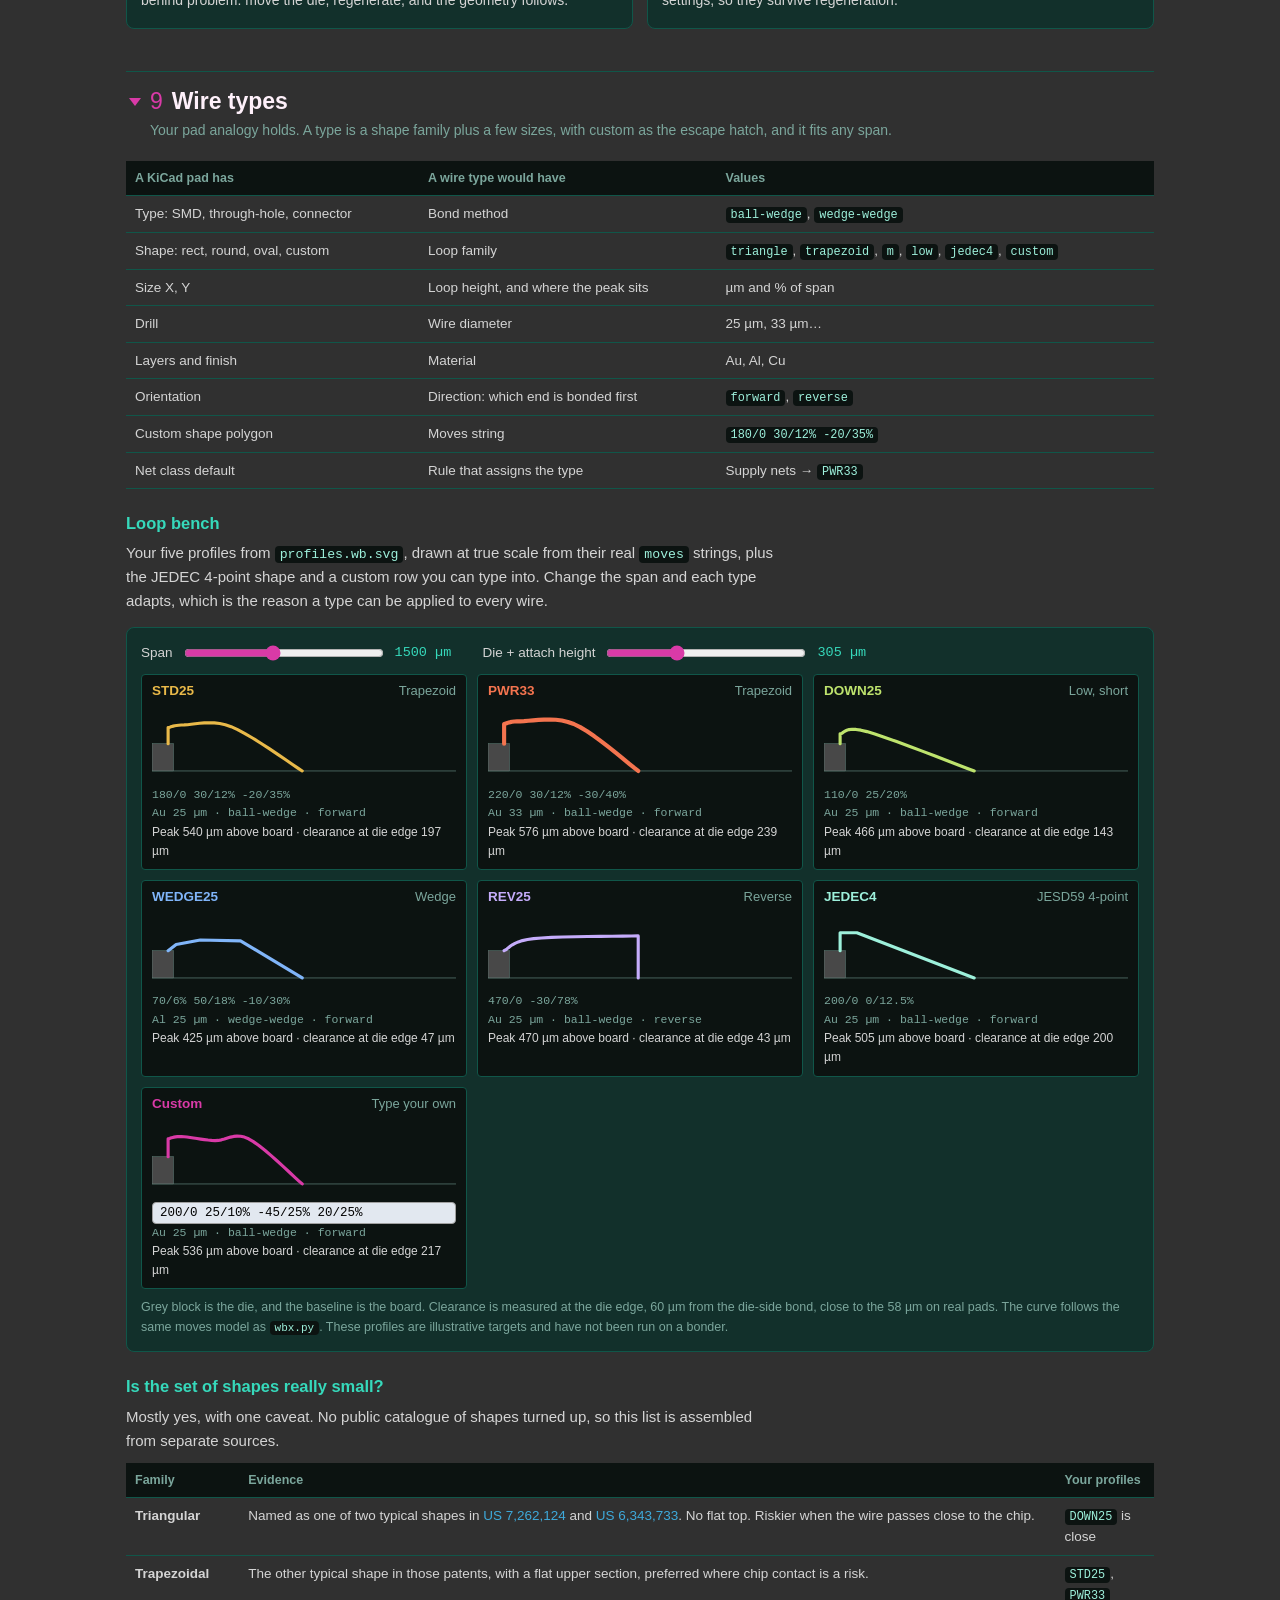
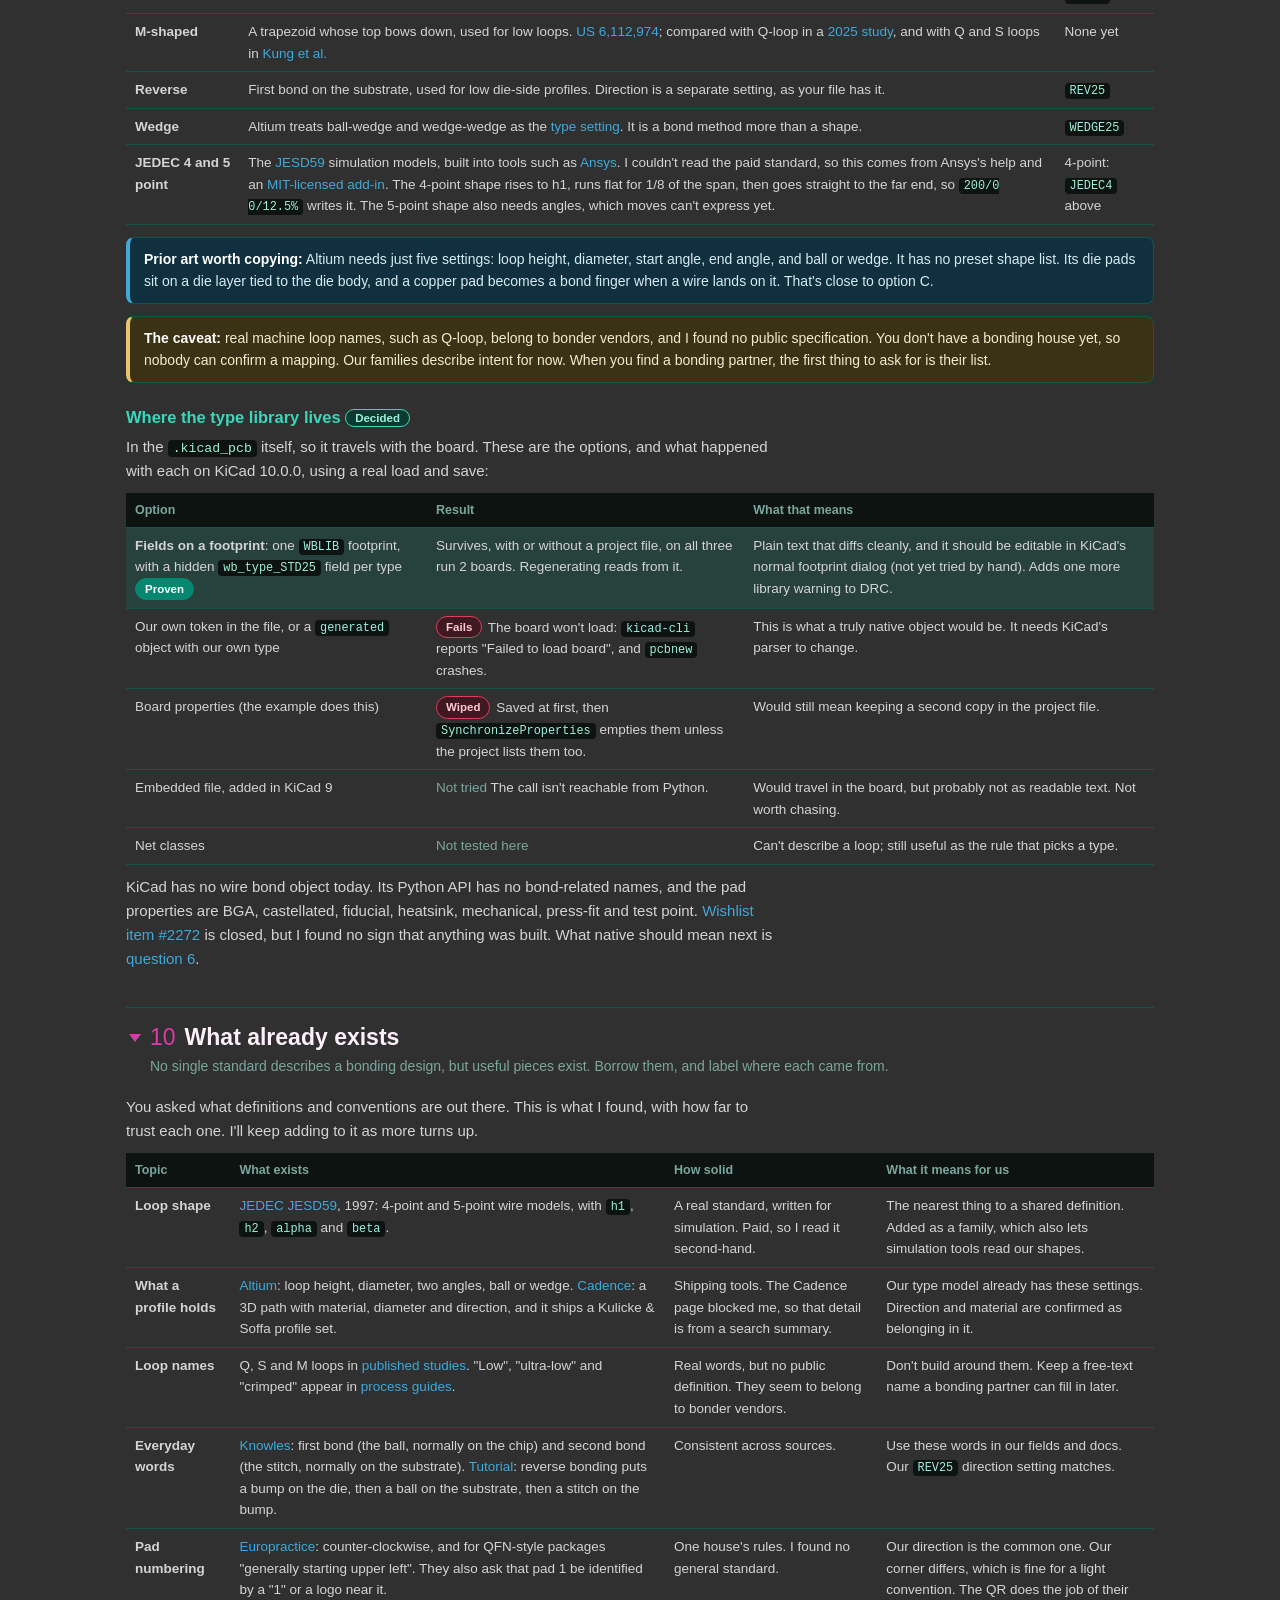
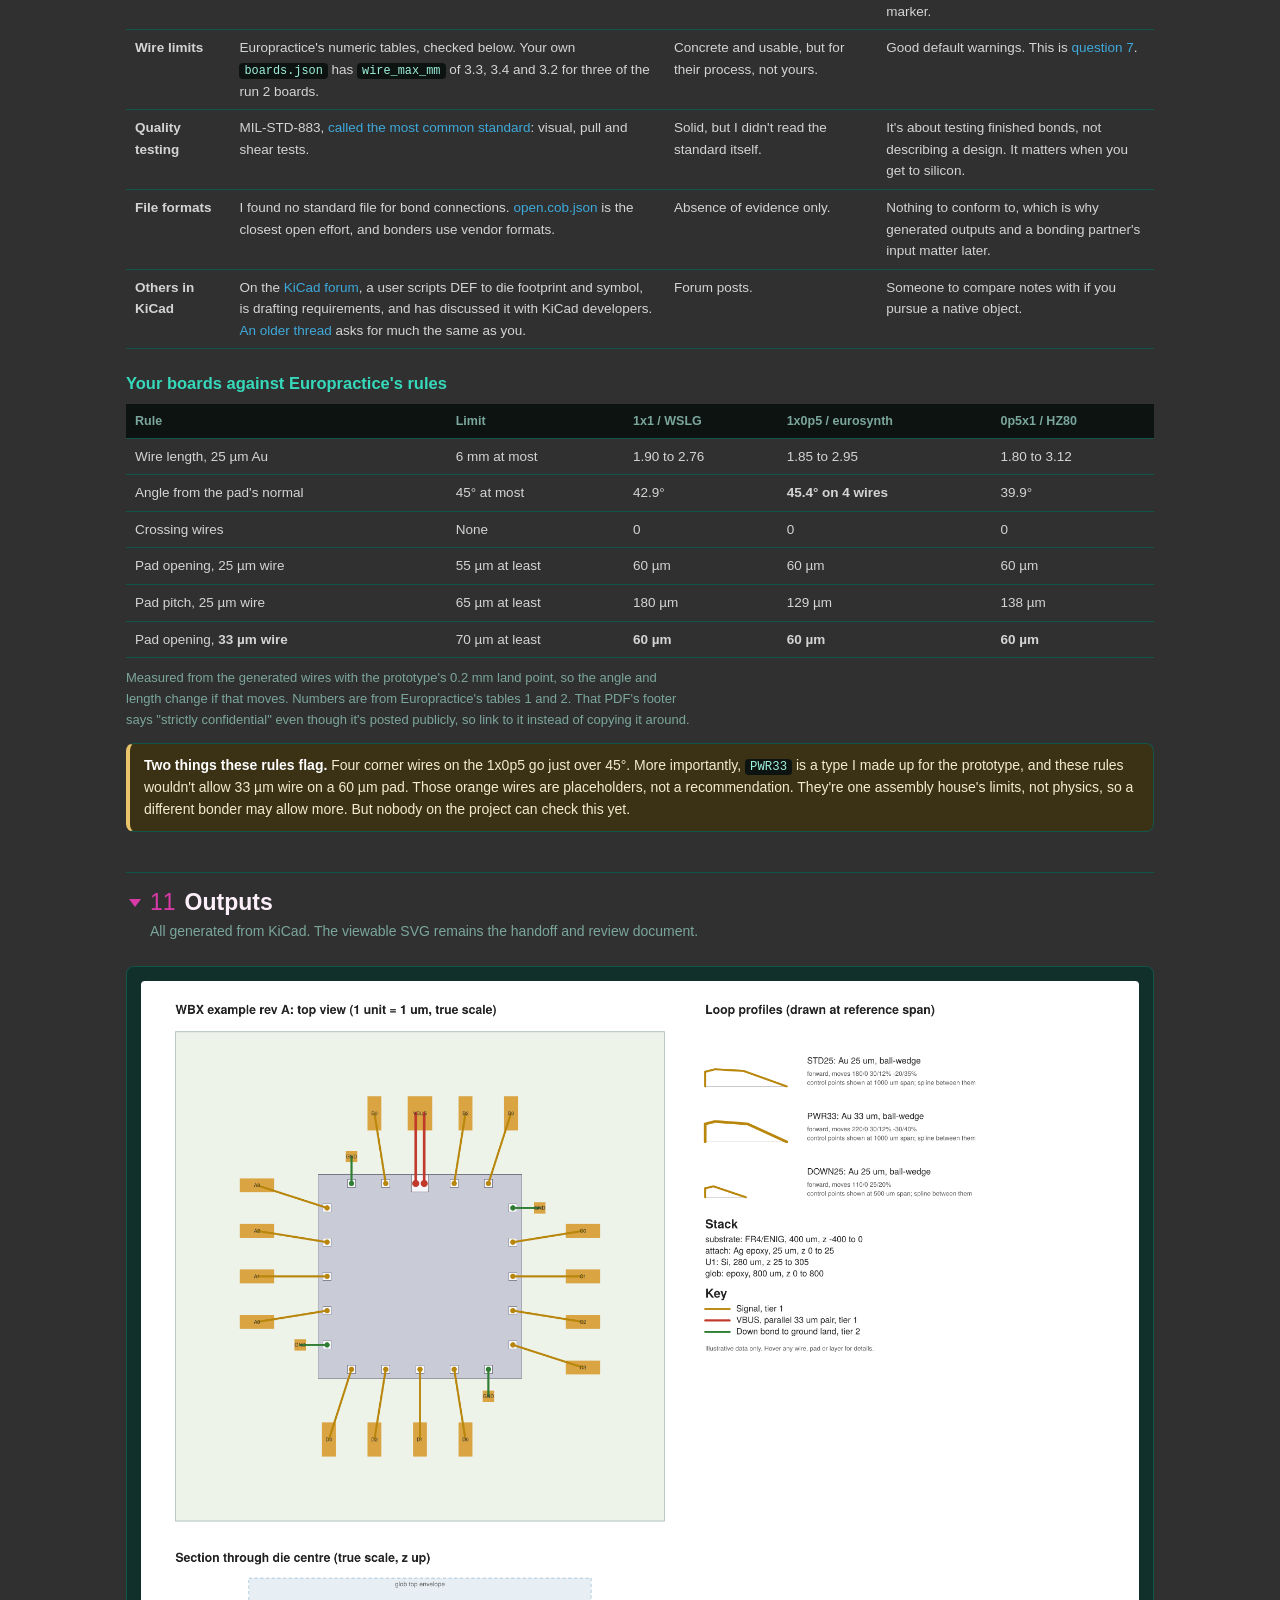
<file: planning/wire_bond_lifecycle/plan.html>
<!DOCTYPE html>
<html lang="en">
<head>
<meta charset="utf-8">
<meta name="viewport" content="width=device-width, initial-scale=1">
<title>Wire Bond Lifecycle</title>
<meta name="plan-board" content="wire_bond_lifecycle">
<meta name="plan-chapter" content="2">
<link rel="stylesheet" href="../_planning_tools/plan.doc.css">
<style>
/* Layout: one reading column with wide figures, in the Evezor scheme (dark green surfaces, magenta accent).
   Deliberately a single dark look, matching Evezor's own IDE and docs. Plan-doc vocabulary: TL;DR, glance tiles, pills, figures, callouts. */
:root{
  color-scheme:dark;
  --green:#068770; --magenta:#d93aa7; --blue:#3ea9da;
  --shade1:#0b6f5d; --shade2:#105649; --shade3:#12302b; --shade4:#0c1311;
  --bg:#303030; --surface:#12302b; --element:#105649; --inset:#0c1311; --elevated:#484848;
  --ink:#d4d4d4; --ink-high:#fef0fa; --muted:#7ba69c; --line:#105649; --brand-ink:#36d9bb;
  --ok:#36d9bb; --warn:#dc7647; --bad:#da3e5b; --amber:#e9c46a; --violet:#c5acfb;
  --wire-sig:#e9b949; --wire-pwr:#f4744f; --wire-gnd:#bee36d; --wire-al:#80b5f9; --wire-rev:#c5acfb;
  --font-body:Arial,Helvetica,sans-serif; --font-mono:Consolas,Monaco,'Courier New',monospace;
  --radius:8px; --radius-sm:4px;
}
*{box-sizing:border-box}
body{margin:0;font:15px/1.6 var(--font-body);color:var(--ink);
  background:radial-gradient(1200px 500px at 100% -10%,rgba(6,135,112,.20) 0,transparent 60%),
             radial-gradient(900px 400px at -10% 0,rgba(217,58,167,.12) 0,transparent 55%),var(--bg);
  padding-left:max(16px,env(safe-area-inset-left,0px));padding-right:max(16px,env(safe-area-inset-right,0px))}
main{max-width:1060px;margin:0 auto;padding-block:26px 90px}
a{color:var(--blue);text-decoration:none} a:hover{text-decoration:underline}
:focus-visible{outline:2px solid var(--magenta);outline-offset:2px}
::selection{background:var(--green);color:#fff}
h1,h2,h3,h4{color:var(--ink-high);line-height:1.22;text-wrap:balance}
h1{font-size:34px;margin:6px 0 10px}
h2{font-size:23px;margin:0}
h3{font-size:16.5px;margin:24px 0 6px;color:var(--brand-ink)}
p{margin:8px 0;max-width:78ch} li{margin:3px 0;max-width:76ch} ul,ol{padding-left:22px;margin:8px 0}
code,.mono{font-family:var(--font-mono);font-size:.88em}
code{background:var(--inset);color:#9df0db;border-radius:var(--radius-sm);padding:1px 5px;overflow-wrap:anywhere}
pre{background:var(--inset);border:1px solid var(--line);border-radius:var(--radius);padding:12px 14px;overflow-x:auto;font:12.5px/1.55 var(--font-mono);margin:10px 0;color:#c9e6df}
pre .c{color:var(--muted)} pre .k{color:var(--brand-ink)}
.muted{color:var(--muted)} .small{font-size:13px}

/* hero */
.hero{display:grid;grid-template-columns:minmax(0,1.05fr) minmax(0,1fr);gap:26px;align-items:center;margin-bottom:16px}
.eyebrow{font-size:12px;letter-spacing:.09em;text-transform:uppercase;color:var(--magenta);font-weight:700}
.lede{font-size:16.5px;color:var(--ink-high)}
.hero figure{margin:0}
.hero img{display:block;width:100%;border-radius:var(--radius);border:1px solid var(--line)}
.hero figcaption,.cap{font-size:12.5px;color:var(--muted);margin-top:8px}
.key{display:flex;flex-wrap:wrap;gap:6px 12px;font-size:12.5px;color:var(--muted);margin-top:10px}

/* pills */
.pill{display:inline-block;font-size:11.5px;font-weight:700;border-radius:999px;padding:1px 9px;border:1px solid;vertical-align:1px;white-space:nowrap}
.pill.dec{color:#9df0db;border-color:var(--brand-ink);background:#0b3a31}
.pill.prv{color:#fff;border-color:var(--green);background:var(--green)}
.pill.lean{color:#e1d4ff;border-color:var(--violet);background:#2c2347}
.pill.open{color:#f5dd9d;border-color:var(--amber);background:#3b3115}
.pill.now{color:var(--muted);border-color:var(--muted);background:var(--inset)}
.pill.no{color:#ffc7d1;border-color:var(--bad);background:#401822}

.tldr{background:var(--surface);border:1px solid var(--line);border-left:4px solid var(--magenta);border-radius:var(--radius);padding:12px 16px;margin:16px 0;font-size:15.5px}
.glance{display:grid;grid-template-columns:repeat(auto-fit,minmax(225px,1fr));gap:12px;margin:16px 0}
.g{background:var(--surface);border:1px solid var(--line);border-radius:var(--radius);padding:11px 14px;font-size:13.5px;display:flex;flex-direction:column;min-width:0}
.g h4{margin:0 0 7px;font-size:11.5px;letter-spacing:.07em;text-transform:uppercase;color:var(--muted)}
.g ul{list-style:none;padding:0;margin:0} .g li{margin:0 0 5px;line-height:1.42}
.nums{display:grid;grid-template-columns:auto 1fr;gap:3px 10px;align-items:baseline;font-variant-numeric:tabular-nums}
.nums b{font-size:20px;text-align:right;color:var(--brand-ink)} .nums span{color:var(--ink);font-size:13px;line-height:1.35}

.foldbar{display:flex;gap:8px;align-items:center;justify-content:flex-end;margin:12px 0 -4px;flex-wrap:wrap}
.foldbar span{margin-right:auto}
button{font:inherit;font-size:12.5px;background:var(--element);color:var(--ink-high);border:1px solid var(--green);border-radius:var(--radius-sm);padding:4px 11px;cursor:pointer}
button:hover{background:var(--green)}
button[aria-pressed="true"]{background:var(--magenta);border-color:var(--magenta);color:#fff}
nav.toc{display:grid;grid-template-columns:repeat(auto-fill,minmax(235px,1fr));gap:3px 18px;background:var(--surface);border:1px solid var(--line);border-radius:var(--radius);padding:12px 16px;margin:14px 0;font-size:13.5px}
nav.toc a{color:var(--ink)} nav.toc a span{color:var(--magenta);margin-right:7px;font-weight:700;font-variant-numeric:tabular-nums}

details.sec{border-top:1px solid var(--element);margin-top:14px}
details.sec>summary{list-style:none;cursor:pointer;position:relative;padding:15px 0 8px 24px}
details.sec>summary::-webkit-details-marker{display:none}
details.sec>summary::before{content:"";position:absolute;left:5px;top:24px;border-style:solid;border-width:6px 0 6px 8px;border-color:transparent transparent transparent var(--magenta);transition:transform .15s}
details.sec[open]>summary::before{transform:rotate(90deg)}
details.sec>summary h2{display:inline}
h2 .n{color:var(--magenta);margin-right:9px;font-variant-numeric:tabular-nums}
.gist{margin:3px 0 0;color:var(--muted);font-size:14px}
.secbody{padding:2px 0 12px}
@media (prefers-reduced-motion:reduce){details.sec>summary::before{transition:none} html{scroll-behavior:auto}}

/* figures, tables */
.fig{background:var(--surface);border:1px solid var(--line);border-radius:var(--radius);padding:14px;margin:14px 0;min-width:0}
.fig .scroll{overflow-x:auto}
.fig svg{display:block;width:100%;height:auto;min-width:0}
.fig.wide svg{min-width:880px}
.fig img{display:block;width:100%;height:auto;border-radius:var(--radius-sm)}
.fig .paper{background:#fff;border-radius:var(--radius-sm);padding:10px}
.fig .paper img{border-radius:0}
.grid2{display:grid;grid-template-columns:minmax(0,1fr) minmax(0,1fr);gap:14px}
.grid2>.fig{margin:0}
.gridgap{margin:14px 0}
.tw{overflow-x:auto;margin:10px 0}
table{border-collapse:collapse;width:100%;font-size:13.5px}
th,td{border-bottom:1px solid var(--element);padding:7px 9px;text-align:left;vertical-align:top}
th{color:var(--muted);font-weight:600;font-size:12.5px;background:var(--inset)}
tr.chosen td{background:rgba(6,135,112,.20)}
td .pill{margin-right:2px}
.callout{border:1px solid var(--line);border-left:4px solid var(--amber);background:#3b3115;border-radius:var(--radius);padding:10px 14px;margin:12px 0;font-size:14px;color:#f3ead0}
.callout.info{border-left-color:var(--blue);background:#10303f;color:#d6eaf4}
.callout.good{border-left-color:var(--brand-ink);background:#0b3a31;color:#d3f4ea}
.callout b{color:#fff}
.cards{display:grid;grid-template-columns:repeat(auto-fit,minmax(250px,1fr));gap:12px;margin:12px 0}
.card{background:var(--surface);border:1px solid var(--line);border-radius:var(--radius);padding:12px 14px;min-width:0;font-size:14px}
.card.pick{border-color:var(--brand-ink)}
.card h4{margin:0 0 6px;font-size:14.5px}
.card p{margin:5px 0}

/* SVG vocabulary */
svg text{font-family:var(--font-body)}
.s-t{fill:var(--ink-high);font-size:13px}.s-tb{fill:var(--ink-high);font-size:13px;font-weight:700}
.s-m{fill:var(--muted);font-size:11.5px}.s-lane{fill:var(--muted);font-size:11px;font-weight:700;letter-spacing:.08em}
.s-mono{fill:#9df0db;font-family:var(--font-mono);font-size:11px}
.s-box{fill:var(--element);stroke:var(--green);stroke-width:1.2}
.s-src{fill:#0b3a31;stroke:var(--brand-ink);stroke-width:2}
.s-new{fill:#3a1832;stroke:var(--magenta);stroke-width:1.5}
.s-out{fill:#10303f;stroke:var(--blue);stroke-width:1.3}
.s-opt{fill:var(--inset);stroke:var(--muted);stroke-width:1.2;stroke-dasharray:5 3}
.s-lanebg{fill:rgba(12,19,17,.45);stroke:none}
.s-ln{stroke:var(--muted);stroke-width:1.5;fill:none}
.s-lna{stroke:var(--magenta);stroke-width:1.6;fill:none}
.s-lnd{stroke:var(--amber);stroke-width:1.3;fill:none;stroke-dasharray:5 4}
.s-inj{fill:var(--magenta);stroke:#fff;stroke-width:1}.s-injx{fill:var(--bad);stroke:#fff;stroke-width:1}
.s-injt{fill:#fff;font-size:12px;font-weight:700;text-anchor:middle}

/* explorer */
.explorer{display:grid;grid-template-columns:minmax(0,300px) minmax(0,1fr);gap:16px}
.inputs label{display:grid;grid-template-columns:auto 1fr;gap:2px 8px;padding:7px 9px;border:1px solid var(--element);border-radius:var(--radius-sm);margin-bottom:6px;cursor:pointer;background:var(--inset);font-size:13.5px;color:var(--ink-high);line-height:1.3}
.inputs label small{grid-column:2;color:var(--muted);font-size:12px}
input[type=checkbox],input[type=range]{accent-color:var(--magenta)}
.presets{display:flex;flex-wrap:wrap;gap:6px;margin-bottom:10px}
.out{display:grid;grid-template-columns:minmax(0,1fr) auto;gap:2px 10px;padding:8px 11px;border:1px solid var(--element);border-left-width:4px;border-radius:var(--radius-sm);margin-bottom:6px;background:var(--inset);font-size:13.5px;align-items:start}
.out b{color:var(--ink-high)} .out .why{grid-column:1/3;color:var(--muted);font-size:12.5px;line-height:1.38}
.out.full{border-left-color:var(--ok)} .out.partial{border-left-color:var(--amber)} .out.none{border-left-color:var(--bad);opacity:.82}
.st{font-size:11.5px;font-weight:700;white-space:nowrap}
.full .st{color:var(--ok)} .partial .st{color:var(--amber)} .none .st{color:var(--bad)}

/* loop bench */
.bench-ctl{display:flex;flex-wrap:wrap;gap:12px 22px;align-items:center;font-size:13.5px;margin-bottom:10px}
.bench-ctl label{display:flex;gap:9px;align-items:center;min-width:0}
.bench-ctl output{font-family:var(--font-mono);color:var(--brand-ink);min-width:66px}
.bench-ctl input[type=range]{width:200px;max-width:100%}
.loops{display:grid;grid-template-columns:repeat(auto-fill,minmax(min(300px,100%),1fr));gap:10px}
.loop{background:var(--inset);border:1px solid var(--element);border-radius:var(--radius-sm);padding:8px 10px;min-width:0}
.loop h4{margin:0;font-size:13.5px;display:flex;justify-content:space-between;gap:8px;flex-wrap:wrap}
.loop .mv{font-family:var(--font-mono);font-size:11.5px;color:var(--muted);overflow-wrap:anywhere}
.loop .res{font-size:12px;color:var(--ink);font-variant-numeric:tabular-nums}
.loop .res.bad{color:var(--warn)}
.loop svg{margin:4px 0}
#customMoves{font:12.5px var(--font-mono);background:#e2e8f0;color:#000;border:1px solid #a0a0a0;border-radius:var(--radius-sm);padding:3px 7px;width:100%;margin-top:3px}
#ringFig text{font-family:var(--font-body)}
@media (max-width:760px){
  .hero,.grid2,.explorer{grid-template-columns:minmax(0,1fr)} h1{font-size:27px}
  .gridgap{gap:12px}
}
</style>
</head>
<body>

<svg width="0" height="0" style="position:absolute" aria-hidden="true"><defs>
  <marker id="a" viewBox="0 0 10 10" refX="9" refY="5" markerWidth="7" markerHeight="7" orient="auto-start-reverse"><path d="M0,0 L10,5 L0,10 z" fill="#7ba69c"/></marker>
  <marker id="am" viewBox="0 0 10 10" refX="9" refY="5" markerWidth="7" markerHeight="7" orient="auto-start-reverse"><path d="M0,0 L10,5 L0,10 z" fill="#d93aa7"/></marker>
  <marker id="ay" viewBox="0 0 10 10" refX="9" refY="5" markerWidth="7" markerHeight="7" orient="auto-start-reverse"><path d="M0,0 L10,5 L0,10 z" fill="#e9c46a"/></marker>
</defs></svg>

<main>
<div class="crumbs embed-hide">
  <a href="board.html">← Discussion board</a>
  <a href="../_planning_tools/index.html">🗂 Planning index</a>
  <a href="../../docs/primer/wire-bonding-primer.html">📖 Wire bonding primer</a>
  <a href="../../docs/primer/fiducials.html">🎯 Fiducials</a>
  <span>As of chapter 2 · 2026-11-09</span>
</div>
<section class="hero">
  <div>
    <div class="eyebrow">WBX · from GDS to bonded board</div>
    <h1>Wire Bond Lifecycle</h1>
    <p class="lede">The GDS defines the die, KiCad defines the assembly, and everything else is generated from those two. Each stage works with whatever data exists so far and tells you what it had to assume.</p>
    <div class="key">
      <span><span class="pill dec">Decided</span> you said so</span>
      <span><span class="pill prv">Proven</span> ran on real data for this page</span>
      <span><span class="pill lean">Lean</span> my recommendation</span>
      <span><span class="pill open">Open</span> needs your call</span>
      <span><span class="pill now">Today</span> how it works now</span>
    </div>
  </div>
  <figure>
    <img src="img/board.jpg" alt="KiCad 3D render of the 74-pad mezzanine board with a wafer.space die and 74 gold and orange bond wires looping out to the bond ring.">
    <figcaption>This is KiCad's own 3D renderer. The die stand-in and all 74 wires were generated from the GDS and placed on a copy of your run 2 1x1 board. Land 1 and the QR are both at the bottom left.</figcaption>
  </figure>
</section>

<div class="tldr"><b>In one line:</b> read the GDS once into a die kit, let KiCad hold the board and the wire choices, and treat wires like a zone fill: you pick the rules, and the geometry is regenerated rather than drawn.</div>

<div class="callout info"><b>New in chapter 2:</b> everything now runs on your <a href="#number">run 2 COBs</a>, where the die sits at 0° instead of 180°. The type library moved <a href="#types">into the board file</a>. <a href="#exist">Section 10</a> is new and covers the conventions that already exist. <a href="#number">Section 5</a> also reports a labelling fault in the run 2 bonding PDFs that you'll want to look at.</div>

<div class="glance" aria-label="Summary">
  <div class="g"><h4>Sources of truth</h4><ul>
    <li><b>GDS:</b> the die, its pads, sometimes nets</li>
    <li><b>KiCad:</b> board, connections, wire types</li>
    <li><b>Everything else</b> is generated and never edited</li></ul></div>
  <div class="g"><h4>Proven on real data</h4><div class="nums">
    <b>3/3</b><span>run 2 boards follow the pin rule, 218 wires in all</span>
    <b>0</b><span>Gerber layers changed on any of them</span>
    <b>0/72</b><span>nets needed to still get a footprint and symbol</span></div></div>
  <div class="g"><h4>Wire types</h4><ul>
    <li>Your 5 profiles already fit one model</li>
    <li>Shape family + material + diameter + direction</li>
    <li>"Custom" works like a custom pad shape</li>
    <li>The library lives in the board file</li></ul></div>
  <div class="g"><h4>Where it stands</h4><ul>
    <li><span class="pill prv">Prototype</span> die kit, wires, 3D</li>
    <li><span class="pill open">Not built</span> KiCad panel, export from KiCad</li>
    <li><span class="pill open">4 questions</span> <a href="#decide">for you</a></li></ul></div>
</div>

<div class="foldbar"><span class="small muted">Every section is open. Click a heading to fold it.</span><button type="button" data-fold="close">Collapse all</button><button type="button" data-fold="open">Expand all</button></div>
<nav class="toc" aria-label="Contents">
  <a href="#life"><span>1</span>The whole lifecycle</a>
  <a href="#own"><span>2</span>Who owns what</a>
  <a href="#partial"><span>3</span>Working with partial data</a>
  <a href="#gds"><span>4</span>The GDS</a>
  <a href="#number"><span>5</span>Pin 1 and direction</a>
  <a href="#kit"><span>6</span>The die kit</a>
  <a href="#board"><span>7</span>The KiCad board</a>
  <a href="#wires"><span>8</span>Generating wires</a>
  <a href="#types"><span>9</span>Wire types</a>
  <a href="#exist"><span>10</span>What already exists</a>
  <a href="#out"><span>11</span>Outputs</a>
  <a href="#rev"><span>12</span>When something changes</a>
  <a href="#inject"><span>13</span>Where to inject, and where not</a>
  <a href="#build"><span>14</span>Build order</a>
  <a href="#decide"><span>15</span>Still to decide</a>
</nav>

<!-- 1 ========================================================= -->
<details class="sec" id="life" open>
<summary><h2><span class="n">1</span>The whole lifecycle</h2><p class="gist">Four lanes: silicon flow, die kit, KiCad, outputs. Only the middle two are ours to build, and the numbered dots are the places data may enter.</p></summary>
<div class="secbody">
<div class="fig wide"><div class="scroll">
<svg viewBox="0 0 1180 640" role="img" aria-labelledby="lifeT">
  <title id="lifeT">Lifecycle diagram with four lanes. Silicon flow produces a GDS. The die kit reads it into a manifest, footprint, symbol and 3D model. KiCad holds the schematic, board, generated wires and wire types. Outputs are generated one way: the wb.svg, bondlist, DXF and STEP go to the assembly house.</title>
  <rect class="s-lanebg" x="10" y="14" width="1160" height="122" rx="8"/>
  <rect class="s-lanebg" x="10" y="146" width="1160" height="132" rx="8"/>
  <rect class="s-lanebg" x="10" y="288" width="1160" height="166" rx="8"/>
  <rect class="s-lanebg" x="10" y="464" width="1160" height="166" rx="8"/>
  <text class="s-lane" x="22" y="36">SILICON FLOW</text><text class="s-m" x="22" y="52">exists today</text>
  <text class="s-lane" x="22" y="168">DIE KIT</text><text class="s-m" x="22" y="184">new tool</text>
  <text class="s-lane" x="22" y="310">KICAD</text><text class="s-m" x="22" y="326">the base model</text>
  <text class="s-lane" x="22" y="486">OUTPUTS</text><text class="s-m" x="22" y="502">one way only</text>

  <!-- silicon -->
  <rect class="s-box" x="130" y="48" width="150" height="56" rx="6"/><text class="s-tb" x="205" y="72" text-anchor="middle">RTL ports</text><text class="s-m" x="205" y="90" text-anchor="middle">chip_top.sv</text>
  <rect class="s-box" x="310" y="48" width="150" height="56" rx="6"/><text class="s-tb" x="385" y="72" text-anchor="middle">Slot YAML</text><text class="s-m" x="385" y="90" text-anchor="middle">PAD_SOUTH… ring order</text>
  <rect class="s-box" x="490" y="48" width="160" height="56" rx="6"/><text class="s-tb" x="570" y="72" text-anchor="middle">LibreLane + DEF</text><text class="s-m" x="570" y="90" text-anchor="middle">names exist here</text>
  <rect class="s-src" x="680" y="42" width="170" height="68" rx="6"/><text class="s-tb" x="765" y="70" text-anchor="middle">GDS</text><text class="s-m" x="765" y="90" text-anchor="middle">source of truth for the die</text>
  <rect class="s-opt" x="900" y="48" width="240" height="56" rx="6"/><text class="s-t" x="1020" y="72" text-anchor="middle">No chip yet? Slot template</text><text class="s-m" x="1020" y="90" text-anchor="middle">same shape of data, flagged as a stand-in</text>
  <line class="s-ln" x1="280" y1="76" x2="308" y2="76" marker-end="url(#a)"/><line class="s-ln" x1="460" y1="76" x2="488" y2="76" marker-end="url(#a)"/><line class="s-ln" x1="650" y1="76" x2="678" y2="76" marker-end="url(#a)"/>

  <!-- die kit -->
  <rect class="s-new" x="660" y="176" width="210" height="60" rx="6"/><text class="s-tb" x="765" y="199" text-anchor="middle">Die manifest</text><text class="s-mono" x="765" y="218" text-anchor="middle">outline, pads, order, nets?</text>
  <rect class="s-opt" x="900" y="176" width="240" height="60" rx="6"/><text class="s-t" x="1020" y="199" text-anchor="middle">Overrides file</text><text class="s-m" x="1020" y="218" text-anchor="middle">anchor, no-bond pads, thickness, names</text>
  <rect class="s-new" x="130" y="176" width="150" height="60" rx="6"/><text class="s-tb" x="205" y="199" text-anchor="middle">Symbol</text><text class="s-mono" x="205" y="218" text-anchor="middle">.kicad_sym</text>
  <rect class="s-new" x="310" y="176" width="150" height="60" rx="6"/><text class="s-tb" x="385" y="199" text-anchor="middle">Footprint</text><text class="s-mono" x="385" y="218" text-anchor="middle">.kicad_mod, no copper</text>
  <rect class="s-new" x="490" y="176" width="140" height="60" rx="6"/><text class="s-tb" x="560" y="199" text-anchor="middle">3D stand-in</text><text class="s-mono" x="560" y="218" text-anchor="middle">.wrl + render</text>
  <line class="s-ln" x1="765" y1="110" x2="765" y2="174" marker-end="url(#a)"/>
  <line class="s-ln" x1="1020" y1="104" x2="1020" y2="174" stroke-dasharray="5 3" marker-end="url(#a)"/>
  <line class="s-ln" x1="898" y1="206" x2="872" y2="206" marker-end="url(#a)"/>
  <path class="s-ln" d="M680,236 V256 H170 V238" marker-end="url(#a)"/><path class="s-ln" d="M350,256 V238" marker-end="url(#a)"/><path class="s-ln" d="M530,256 V238" marker-end="url(#a)"/>

  <!-- KiCad -->
  <rect class="s-box" x="130" y="322" width="150" height="56" rx="6"/><text class="s-tb" x="205" y="346" text-anchor="middle">Schematic</text><text class="s-m" x="205" y="364" text-anchor="middle">pin names, net classes</text>
  <rect class="s-src" x="310" y="316" width="150" height="68" rx="6"/><text class="s-tb" x="385" y="344" text-anchor="middle">Board</text><text class="s-m" x="385" y="364" text-anchor="middle">die + bond lands</text>
  <rect class="s-new" x="490" y="322" width="150" height="56" rx="6"/><text class="s-tb" x="565" y="346" text-anchor="middle">Generate wires</text><text class="s-m" x="565" y="364" text-anchor="middle">pad n to land n+1</text>
  <rect class="s-new" x="670" y="322" width="150" height="56" rx="6"/><text class="s-tb" x="745" y="346" text-anchor="middle">Apply wire types</text><text class="s-m" x="745" y="364" text-anchor="middle">rules, then overrides</text>
  <rect class="s-box" x="850" y="322" width="150" height="56" rx="6"/><text class="s-tb" x="925" y="346" text-anchor="middle">Review</text><text class="s-m" x="925" y="364" text-anchor="middle">DRC, checks, 3D view</text>
  <rect class="s-opt" x="310" y="402" width="150" height="38" rx="6"/><text class="s-t" x="385" y="426" text-anchor="middle">Bond ring footprint</text>
  <rect class="s-new" x="670" y="402" width="150" height="38" rx="6"/><text class="s-t" x="745" y="426" text-anchor="middle">Wire type library</text>
  <line class="s-ln" x1="280" y1="350" x2="308" y2="350" marker-end="url(#a)"/><line class="s-ln" x1="460" y1="350" x2="488" y2="350" marker-end="url(#a)"/><line class="s-ln" x1="640" y1="350" x2="668" y2="350" marker-end="url(#a)"/><line class="s-ln" x1="820" y1="350" x2="848" y2="350" marker-end="url(#a)"/>
  <line class="s-ln" x1="385" y1="402" x2="385" y2="386" marker-end="url(#a)"/><line class="s-ln" x1="745" y1="402" x2="745" y2="380" marker-end="url(#a)"/>
  <path class="s-ln" d="M240,236 V320" marker-end="url(#a)"/><path class="s-ln" d="M420,236 V314" marker-end="url(#a)"/><path class="s-ln" d="M590,236 V280 H440 V314" marker-end="url(#a)"/>
  <path class="s-lnd" d="M925,322 V296 H565 V320" marker-end="url(#ay)"/><text class="s-m" x="830" y="312" text-anchor="middle" style="fill:#e9c46a">moved something? regenerate</text>

  <!-- outputs -->
  <rect class="s-box" x="850" y="498" width="150" height="56" rx="6"/><text class="s-tb" x="925" y="522" text-anchor="middle">Export</text><text class="s-m" x="925" y="540" text-anchor="middle">one command</text>
  <rect class="s-out" x="670" y="498" width="150" height="56" rx="6"/><text class="s-tb" x="745" y="522" text-anchor="middle">.wb.svg</text><text class="s-m" x="745" y="540" text-anchor="middle">the viewable drawing</text>
  <rect class="s-out" x="490" y="498" width="150" height="56" rx="6"/><text class="s-tb" x="565" y="522" text-anchor="middle">Bondlist CSV</text><text class="s-m" x="565" y="540" text-anchor="middle">XYZ, sequence, tier</text>
  <rect class="s-out" x="310" y="498" width="150" height="56" rx="6"/><text class="s-tb" x="385" y="522" text-anchor="middle">3D DXF</text><text class="s-m" x="385" y="540" text-anchor="middle">offline programming</text>
  <rect class="s-out" x="130" y="498" width="150" height="56" rx="6"/><text class="s-tb" x="205" y="522" text-anchor="middle">STEP + PDFs</text><text class="s-m" x="205" y="540" text-anchor="middle">mechanical, operators</text>
  <rect class="s-opt" x="130" y="578" width="690" height="38" rx="6"/><text class="s-t" x="475" y="602" text-anchor="middle">Assembly house and bonder program (vendor formats, out of scope)</text>
  <line class="s-ln" x1="925" y1="378" x2="925" y2="496" marker-end="url(#a)"/>
  <line class="s-ln" x1="848" y1="526" x2="822" y2="526" marker-end="url(#a)"/><line class="s-ln" x1="668" y1="526" x2="642" y2="526"/><line class="s-ln" x1="488" y1="526" x2="462" y2="526"/><line class="s-ln" x1="308" y1="526" x2="282" y2="526"/>
  <line class="s-ln" x1="475" y1="554" x2="475" y2="576" marker-end="url(#a)"/>

  <!-- injection -->
  <g><circle class="s-inj" cx="130" cy="48" r="11"/><text class="s-injt" x="130" y="52.5">1</text></g>
  <g><circle class="s-inj" cx="490" cy="48" r="11"/><text class="s-injt" x="490" y="52.5">2</text></g>
  <g><circle class="s-inj" cx="900" cy="176" r="11"/><text class="s-injt" x="900" y="180.5">3</text></g>
  <g><circle class="s-inj" cx="130" cy="322" r="11"/><text class="s-injt" x="130" y="326.5">4</text></g>
  <g><circle class="s-inj" cx="310" cy="402" r="11"/><text class="s-injt" x="310" y="406.5">5</text></g>
  <g><circle class="s-inj" cx="670" cy="402" r="11"/><text class="s-injt" x="670" y="406.5">6</text></g>
  <g><circle class="s-inj" cx="670" cy="322" r="11"/><text class="s-injt" x="670" y="326.5">7</text></g>
  <g><circle class="s-injx" cx="670" cy="498" r="11"/><text class="s-injt" x="670" y="502.5">✕</text></g>
</svg></div>
<div class="cap">Green outlines hold truth. Magenta is what we build. Blue is generated. Dashed is optional. Magenta dots are safe places to add data; the red ✕ means never edit here. Section <a href="#inject">13</a> lists each one.</div>
</div>
<p><span class="pill dec">Decided</span> KiCad is the base model. Other EDA tools are out of scope, and if someone wants to use one, that's up to them.</p>
<p><span class="pill dec">Decided</span> Keep it light. People can take any layer and skip the rest, so nothing here may depend on someone adopting the whole stack.</p>
</div>
</details>

<!-- 2 ========================================================= -->
<details class="sec" id="own" open>
<summary><h2><span class="n">2</span>Who owns what</h2><p class="gist">Every fact gets one owner. A copy anywhere else is a generated copy that can be thrown away.</p></summary>
<div class="secbody">
<div class="tw"><table>
  <tr><th>Fact</th><th>Owner</th><th>Copies</th><th>If they disagree</th></tr>
  <tr><td>Die size, pad locations, pad sizes</td><td><b>GDS</b></td><td>Manifest, footprint, 3D model, SVG</td><td>GDS wins; rerun the die kit</td></tr>
  <tr><td>Pad order</td><td><b>Convention</b> applied to the GDS, unless an override says otherwise</td><td>Manifest, symbol pin numbers</td><td>Warn on any change, because it moves every connection</td></tr>
  <tr><td>Net names on the die</td><td><b>GDS labels</b> when present, otherwise the overrides file</td><td>Manifest, symbol pin names</td><td>Schematic pin stays linked by number; the name updates</td></tr>
  <tr><td>Which pad bonds to which land</td><td><b>KiCad</b></td><td>Wire footprints, SVG, bondlist</td><td>KiCad wins</td></tr>
  <tr><td>Wire type per wire</td><td><b>KiCad</b>: rule from the library, with a per-wire override</td><td>SVG, DXF</td><td>KiCad wins</td></tr>
  <tr><td>Wire geometry</td><td><b>Nobody</b>: calculated from pad, land and type</td><td>Wire footprints, SVG, DXF</td><td>Regenerate</td></tr>
  <tr><td>Stack: thickness, attach, cap</td><td><b>KiCad project</b>, seeded from the overrides file</td><td>Section view in SVG, 3D model</td><td>KiCad wins</td></tr>
  <tr><td>Bond force, power, machine program</td><td><b>Bonding engineer</b></td><td>None</td><td>Out of scope</td></tr>
</table></div>
<div class="callout info"><b>This changes an earlier position.</b> The design report had WBX owning connectivity, with KiCad as one input among several. With KiCad as the base, <code>.wb.svg</code> becomes a generated handoff file. It is still the viewable, checkable drawing, but nothing reads it back into the design.</div>
</div>
</details>

<!-- 3 ========================================================= -->
<details class="sec" id="partial" open>
<summary><h2><span class="n">3</span>Working with partial data</h2><p class="gist">Try it: tick what you have, and see what each output becomes. Nothing fails silently, and every assumption gets named.</p></summary>
<div class="secbody">
<p>The rule behind this: an output is only blocked if the missing data can't be guessed safely. Everything else runs with a stated fallback, so a board can be started long before a chip exists.</p>
<div class="fig">
<div class="presets" role="group" aria-label="Presets">
  <button type="button" data-preset="plan">No chip yet</button>
  <button type="button" data-preset="bare">GDS only</button>
  <button type="button" data-preset="real" aria-pressed="true">GDS with labels</button>
  <button type="button" data-preset="all">Everything</button>
</div>
<div class="explorer">
  <div class="inputs" id="inputs"></div>
  <div id="outputs" aria-live="polite"></div>
</div>
<div class="cap">The fallbacks for the footprint, symbol, 3D stand-in and generated wires ran for real in the prototype, with labels and the marker turned off. The "No chip yet" slot template, the DRAFT mark and the exports are planned behaviour.</div>
</div>
<div class="fig"><img src="img/bare.jpg" alt="KiCad 3D render of the mezzanine board with a plain dark block as the die and 74 identical gold wires."><div class="cap"><span class="pill prv">Proven</span> The minimum case on the run 2 1x1 board: GDS geometry only, no labels, no marker, no render. The die is a plain block and all 74 wires get one default type. Pairing still agrees with your footprint's ring order on all 74, because bottom-left happens to be the right assumption for this die.</div></div>
</div>
</details>

<!-- 4 ========================================================= -->
<details class="sec" id="gds" open>
<summary><h2><span class="n">4</span>The GDS</h2><p class="gist">It holds the die outline and the pad openings every time. It holds net names most of the time, as text labels your flow already writes.</p></summary>
<div class="secbody">
<div class="fig"><img src="img/eurosynth-die.png" alt="Two-colour render of the eurosynth die showing top metal in olive and 72 pad openings in dark red, with the QR code in the bottom-left corner.">
<div class="cap">Eurosynth, 3932 × 2531 µm, from <code>render_gds.py</code>. Dark red is the pad opening layer, 37/0. The QR code at bottom left is the anchor for pad numbering.</div></div>
<div class="tw"><table>
  <tr><th>What we read</th><th>Where it is</th><th>Reliability, on your 37 shuttle designs</th></tr>
  <tr><td>Die outline</td><td>Top cell bounding box</td><td>Always</td></tr>
  <tr><td>Pad openings</td><td>37/0, inside pad cells, so the hierarchy must be walked. A size filter drops the seal ring.</td><td>Always. Two designs also have internal probe pads, which a position filter drops.</td></tr>
  <tr><td>Net names</td><td>Text on 81/10 or 53/10, at each pad centre</td><td>34 of 37 designs name every pad. 28 pads have only a generic label, and 103 have none.</td></tr>
  <tr><td>Pad corner marker</td><td>QR cell <code>gf180mcu_ws_ip__id</code>, or <code>__qrcode_id</code> on eurosynth</td><td>Bottom-left on all 37, and on eurosynth. The cell name differs, so match both. The <code>__logo</code> cell at top right looks like a QR in a render, but it isn't one.</td></tr>
  <tr><td>Instance names</td><td>Removed by LibreLane's KLayout stream-out, kept by Magic as attribute 61</td><td>Not usable today without a flow change</td></tr>
</table></div>
<p><span class="pill dec">Decided</span> Net names are welcome but not required. The die kit treats them as an upgrade, and <a href="#kit">section 6</a> shows the result both ways.</p>
</div>
</details>

<!-- 5 ========================================================= -->
<details class="sec" id="number" open>
<summary><h2><span class="n">5</span>Pin 1 and direction</h2><p class="gist">A light convention: start at the QR corner and go counter-clockwise. On all three run 2 boards tested, the QR sits at land 1 and the die goes on at 0°.</p></summary>
<div class="secbody">
<div class="fig"><div class="scroll"><svg id="ringFig" viewBox="0 0 1000 540" role="img" aria-labelledby="ringT" style="min-width:680px">
  <title id="ringT">Left: the die as drawn in GDS with pad numbering running counter-clockwise from the QR at bottom left. Right: the same die, the same way up, on the run 2 1x1 COB, where its QR meets land 1 at bottom left, and wires run from each die pad to its matching land.</title>
</svg></div>
<div class="cap">Drawn from real data: WSLG's 74 pads and the run 2 1x1 COB's 74 lands. Hover any pad for its number and net. The die and the board count the same way from the same corner, so the die goes on without turning.</div></div>
<div class="grid2 gridgap">
  <div class="card"><h4>The rule <span class="pill dec">Decided</span></h4><p>Pad 0 is at the QR corner, counting counter-clockwise, and pad n goes to land n+1. It's a convention only, and nothing goes into the GDS for it, so it also works on chips that have already been fabricated.</p></div>
  <div class="card"><h4>The check <span class="pill prv">Proven</span></h4><p>Every rotation, both directions and every starting offset were tried, about 590 pairings per board. This rule at 0° scored best on all three, and forcing the old 180° onto the 1x1 gave 2632 crossings.</p></div>
</div>
<h3>The run 2 boards</h3>
<div class="tw"><table>
  <tr><th></th><th>1x1</th><th>1x0p5</th><th>0p5x1</th></tr>
  <tr><td>Die used</td><td>WSLG, 74 pads <span class="muted">(run 1 stand-in)</span></td><td>eurosynth, 72 pads <span class="muted">(run 2)</span></td><td>HZ80, 72 pads <span class="muted">(run 1 stand-in)</span></td></tr>
  <tr><td>Land 1</td><td>Bottom left</td><td>Bottom left</td><td>Bottom left</td></tr>
  <tr><td>Die on the board</td><td><b>0°</b></td><td><b>0°</b></td><td><b>0°</b></td></tr>
  <tr><td>Bond ring footprint on the board</td><td>180°</td><td>0°</td><td>180°</td></tr>
  <tr><td>Wires on the right land and pad</td><td>74/74</td><td>72/72</td><td>72/72</td></tr>
  <tr><td>Span</td><td>1897 to 2757 µm</td><td>1847 to 2955 µm</td><td>1802 to 3115 µm</td></tr>
  <tr><td>Nets agree, die to board</td><td>18/18 supply; the rest are <code>pad_k</code> names, in order</td><td><b>72/72 by name</b></td><td>16/16 supply; 56 signals not comparable</td></tr>
  <tr><td>Wires drawn in the footprint, same edge and order</td><td>74/74</td><td>72/72</td><td>Only 2 drawn, too few to tell</td></tr>
</table></div>
<p class="small muted">The footprint rotations match <code>die_placement_rotation_deg</code> in <code>ws-bonding-diagrams/boards.json</code>, which was written separately. The fourth run 2 board, <code>0p5x0p5</code>, hasn't been run. Pin 1 is easy to misread on these boards: the rocket silk is now top left and no longer marks it. The real markers are the circle in the bond ring and <code>J1</code> with its silk "1", both at bottom left.</p>
<div class="callout"><b>Run 2 bonding PDFs have every pad name half a ring off.</b> Page 1 of <code>EURO_chip_top_2_7_1x0.5.pdf</code> labels the pad beside the QR <code>bidir_PAD[26]</code> and puts <code>clk_PAD</code> at top right. The GDS, the board net, the slot config and the pin map all put <code>clk</code> beside the QR. Names match the GDS only after shifting by half the ring: 72/72 on EURO, 74/74 on WSLG and 72/72 on HZ80. Other run 2 designs are likely affected but weren't checked. The cause looks like <code>extract_dies.py</code> lines 139 to 144 in <code>ws-bonding-diagrams</code>, which number the pads assuming the die has been turned, but only turn it when <code>display_rot</code> is set. Wires on page 3 are placed by position and look right, so this appears to be a labelling fault, not a bonding one. That repo hasn't been changed.</div>
<div class="callout"><b>The drawn wires are still placeholders.</b> Their order is right, but their coordinates can't program a bonder. Only 4 of 74 end on a pad on the 1x1, and 0 of 72 on the 1x0p5. Misses from the pad centre are 0.15 mm typical and 0.41 mm worst on the 1x1, and 0.07 and 0.15 mm on the 1x0p5.</div>
<p><span class="pill dec">Decided</span> This stays light. If someone's die has no QR, or a different corner, the tool assumes bottom-left and says so, and an overrides file can change it. Anyone can hand-draw a footprint and skip the die kit entirely.</p>
<p><span class="pill lean">Lean</span> KiCad pin 1 is pad 0, so land 1 pairs with pad 0. Record die rotation in the board's frame, and measure it from the board instead of assuming it, because the footprint's own rotation differs between boards.</p>
</div>
</details>

<!-- 6 ========================================================= -->
<details class="sec" id="kit" open>
<summary><h2><span class="n">6</span>The die kit</h2><p class="gist">One command turns a GDS into everything KiCad needs. It already runs in prototype, with and without nets.</p></summary>
<div class="secbody">
<pre><span class="c"># prototype today, name to be decided</span>
<span class="k">python</span> proto_diekit.py chip_top.gds.gz kit --png die.png
<span class="c">chip_top: 3932.0 x 2531.0 um, 72 pads {'B': 24, 'R': 12, 'T': 24, 'L': 12}, internal dropped 0, anchor BL, nets 72/72
 first pads: [(0, 'B', 'clk_PAD'), (1, 'B', 'rst_n_PAD'), (2, 'B', 'bidir_PAD[0]'), (3, 'B', 'bidir_PAD[1]')]</span>

<span class="k">python</span> proto_diekit.py chip_top.gds.gz kit --no-nets --no-anchor --tag _bare
<span class="c">chip_top_bare: 3932.0 x 2531.0 um, 72 pads {...}, anchor NONE, assumed BL, nets 0/72</span></pre>
<div class="grid2 gridgap">
  <div class="fig" style="margin:0"><div class="paper"><img src="img/symbol-named.svg" alt="KiCad symbol for eurosynth with 72 pins named from GDS labels, such as bidir_PAD and clk_PAD."></div><div class="cap"><b>With labels.</b> Generated symbol as plotted by <code>kicad-cli</code>. Pin names come from the GDS, and pins sit on the side of the symbol that matches the die.</div></div>
  <div class="fig" style="margin:0"><div class="paper"><img src="img/symbol-bare.svg" alt="KiCad symbol with 72 pins named P0, P1 and so on, generated with no net data."></div><div class="cap"><b>Without labels.</b> The same chip with labels turned off. Pins fall back to <code>P0</code>, <code>P1</code>… and connections keep working, because they follow the pin number.</div></div>
</div>
<div class="grid2 gridgap">
  <div class="fig" style="margin:0"><div class="paper"><img src="img/footprint.svg" alt="KiCad footprint showing the eurosynth die outline with 72 pad rectangles around the edge, drawn on the fab layer."></div><div class="cap"><b>Footprint.</b> Outline and real pad openings on <code>F.Fab</code>, with no copper at all. The anchor is the die centre.</div></div>
  <div class="fig" style="margin:0"><img src="img/iso.jpg" alt="Close 3D view of the stand-in die with the wafer.space rocket art in yellow and dark grey, ringed by gold wires."><div class="cap"><b>3D stand-in.</b> A VRML block with the GDS render baked in as coloured tiles at 240 columns. Without a render it is a plain block with pads.</div></div>
</div>
<div class="tw"><table>
  <tr><th>Output</th><th>Needs</th><th>Status</th></tr>
  <tr><td>Manifest <code>.die.json</code></td><td>GDS geometry</td><td><span class="pill prv">Proven</span> eurosynth, WSLG, HZ80</td></tr>
  <tr><td>Footprint <code>.kicad_mod</code></td><td>Manifest</td><td><span class="pill prv">Proven</span> KiCad loads and plots it</td></tr>
  <tr><td>Symbol <code>.kicad_sym</code></td><td>Manifest; labels optional</td><td><span class="pill prv">Proven</span> KiCad loads, upgrades and plots it. Pin types are a guess from the name.</td></tr>
  <tr><td>3D model <code>.wrl</code></td><td>Manifest; render optional</td><td><span class="pill prv">Proven</span> in <code>kicad-cli pcb render</code>. Thickness is assumed: 280 µm die, 25 µm attach.</td></tr>
  <tr><td>STEP model</td><td>Manifest</td><td><span class="pill open">Not built</span> needed for mechanical export</td></tr>
</table></div>
</div>
</details>

<!-- 7 ========================================================= -->
<details class="sec" id="board" open>
<summary><h2><span class="n">7</span>The KiCad board</h2><p class="gist">Decided for now: the electrical connection is on the land, the die is mechanical, and each wire is its own object. Copper stays exactly as it was.</p></summary>
<div class="secbody">
<div class="grid2 gridgap">
  <div class="fig" style="margin:0"><img src="img/cob.png" alt="Top view of the mezzanine board with its yellow bond ring and empty die area."><div class="cap"><span class="pill now">Today</span> your run 2 1x1 board with its bond ring and empty die area. Land 1's circle and <code>J1</code> are at bottom left.</div></div>
  <div class="fig" style="margin:0"><img src="img/top.jpg" alt="Top-down KiCad 3D render of the same board with a stand-in die and fan-out of gold and orange wires."><div class="cap"><span class="pill prv">Proven</span> the same board with a generated die and 74 generated wires. Orange wires are supply pads, picked automatically by net.</div></div>
</div>
<h3>Three ways to represent this in KiCad</h3>
<div class="tw"><table>
  <tr><th></th><th>A. Die pads as copper<br><span class="muted">examples/kicad, today</span></th><th>B. Wires inside one footprint<br><span class="muted">your mezzanine board</span></th><th>C. Mechanical die, wire objects<br><span class="muted">this prototype</span></th></tr>
  <tr><td>Fab outputs</td><td>Die pads plot as copper, so unusable</td><td>Clean</td><td><b>Clean.</b> Gerbers match the original on all three run 2 boards</td></tr>
  <tr><td>Per-wire data</td><td>Yes</td><td>No</td><td><b>Yes</b></td></tr>
  <tr><td>Moving the die</td><td>Wires stay behind</td><td>Wires come along</td><td>Regenerate. A group survives saving; moving one in the GUI is untested.</td></tr>
  <tr><td>Where the net lives</td><td>Die pad and land</td><td>Land</td><td><b>Land</b></td></tr>
  <tr><td>3D wires</td><td>No</td><td>No</td><td><b>Yes, a model per wire</b></td></tr>
  <tr><td>DRC noise</td><td>23 unconnected, permanently</td><td>None added</td><td>0 unconnected, no schematic warnings; the new footprints are flagged as having no library</td></tr>
</table></div>
<p><span class="pill dec">Decided, for now</span> Option C. The symbol's pins map to the bond lands, as your mezzanine board already does, so KiCad's copper and netlist stay honest. The die is a mechanical object, like a heatsink with holes in the right places.</p>
<div class="fig"><img src="img/edge.jpg" alt="Low-angle KiCad 3D view along the die edge, showing gold wires rising vertically from the pads and looping to the board, with thicker orange supply wires."><div class="cap">Loop shapes rendered from the same <code>moves</code> strings as your profiles. Heights and thicknesses are true to the data; the camera is close, so perspective exaggerates the near wires. The orange wires are <code>PWR33</code>, at 33 µm rather than 25 µm.</div></div>
<details class="more small"><summary class="muted" style="cursor:pointer">What the DRC run reported</summary>
<div class="tw"><table>
  <tr><th>Source board, then generated</th><th>1x1</th><th>1x0p5</th><th>0p5x1</th></tr>
  <tr><td>Unconnected items</td><td>0, 0</td><td>0, 0</td><td>0, 0</td></tr>
  <tr><td><code>lib_footprint_issues</code></td><td>13, 89</td><td>13, 87</td><td>13, 87</td></tr>
  <tr><td><code>missing_courtyard</code></td><td>5, 81</td><td>Ignored by the project</td><td>Ignored by the project</td></tr>
  <tr><td>Schematic parity <code>extra_footprint</code>, without <code>board_only</code></td><td>75</td><td>73</td><td>73</td></tr>
  <tr><td>The same, with <code>board_only</code></td><td><b>0</b></td><td><b>0</b></td><td><b>0</b></td></tr>
  <tr><td>Total violations</td><td>27, 179</td><td>22, 96</td><td>20, 94</td></tr>
</table></div>
<p>The rises all come from the prototype's new footprints, which have no real library and, on the 1x1, trip the courtyard check. The real tool needs to fix those. Other categories didn't move. The Gerbers are identical, but the saved file isn't line for line: pcbnew reorders zones on save, and it does the same to the untouched source board.</p>
</details>
</div>
</details>

<!-- 8 ========================================================= -->
<details class="sec" id="wires" open>
<summary><h2><span class="n">8</span>Generating wires</h2><p class="gist">Once the die kit and bond ring are on the board, the from and to of every wire can be worked out. You only intervene for exceptions.</p></summary>
<div class="secbody">
<ol>
  <li><b>Pair.</b> Die pad n goes to land n+1. When both sides have a net, compare them, and report any mismatch instead of silently wiring it. A board that uses slot template names needs handling here: HZ80's signal order is its own, so a plain comparison would flag all 56 signals.</li>
  <li><b>Pick a type.</b> Apply the rules from the wire library in order, such as "supply nets get <code>PWR33</code>". Later rules can use span or net class.</li>
  <li><b>Calculate.</b> Bond points come from the pad centre and from a point on the land, and the loop comes from the type and the actual span.</li>
  <li><b>Write.</b> One footprint per wire on the Wirebond layer, with its fields and its 3D model. The real tool should lock them, since they are generated.</li>
  <li><b>Check.</b> Bond on pad, net agreement, wire gap, die edge clearance, height against the cap.</li>
</ol>
<p><span class="pill prv">Proven</span> Pairing, type choice, geometry, writing and the net comparison ran on three run 2 boards, 218 wires in all, with no crossings. Types are chosen by net name: 56 <code>STD25</code> on each board, with 18, 16 and 16 <code>PWR33</code>. Editing a type in the board and regenerating changed only that type's wires. Not yet run: step 5 through <code>wbx.py</code>. A separate script did check crossings and wire ends.</p>
<div class="callout"><b>Where a wire ends on a land isn't settled.</b> The drawings put it 0.2 mm in from the land's inner end on the 1x1, 0.5 mm on the 1x0p5 and about 0.16 mm on the 0p5x1. The prototype uses 0.2 mm everywhere. Using the 1x0p5's 0.5 mm takes its longest wire from 2.95 to 3.25 mm, against the 3.3 mm limit in <code>boards.json</code>. This is <a href="#q-Q8">question 8</a>.</div>
<div class="grid2 gridgap">
  <div class="card"><h4>Treat wires like a zone fill <span class="pill lean">Lean</span></h4><p>In KiCad you don't draw a zone's fill. You set its rules and press a key. Wires can work the same way. This also solves the die-moves-and-wires-stay-behind problem: move the die, regenerate, and the geometry follows.</p></div>
  <div class="card"><h4>Exceptions the rule must allow <span class="pill lean">Lean</span></h4><p>Two parallel wires on one pad, like VBUS in the example. Down-bonds from a pad to a ground ring. Pads left unbonded. All three are stored as per-pad settings, so they survive regeneration.</p></div>
</div>
</div>
</details>

<!-- 9 ========================================================= -->
<details class="sec" id="types" open>
<summary><h2><span class="n">9</span>Wire types</h2><p class="gist">Your pad analogy holds. A type is a shape family plus a few sizes, with custom as the escape hatch, and it fits any span.</p></summary>
<div class="secbody">
<div class="tw"><table>
  <tr><th>A KiCad pad has</th><th>A wire type would have</th><th>Values</th></tr>
  <tr><td>Type: SMD, through-hole, connector</td><td>Bond method</td><td><code>ball-wedge</code>, <code>wedge-wedge</code></td></tr>
  <tr><td>Shape: rect, round, oval, custom</td><td>Loop family</td><td><code>triangle</code>, <code>trapezoid</code>, <code>m</code>, <code>low</code>, <code>jedec4</code>, <code>custom</code></td></tr>
  <tr><td>Size X, Y</td><td>Loop height, and where the peak sits</td><td>µm and % of span</td></tr>
  <tr><td>Drill</td><td>Wire diameter</td><td>25 µm, 33 µm…</td></tr>
  <tr><td>Layers and finish</td><td>Material</td><td>Au, Al, Cu</td></tr>
  <tr><td>Orientation</td><td>Direction: which end is bonded first</td><td><code>forward</code>, <code>reverse</code></td></tr>
  <tr><td>Custom shape polygon</td><td>Moves string</td><td><code>180/0 30/12% -20/35%</code></td></tr>
  <tr><td>Net class default</td><td>Rule that assigns the type</td><td>Supply nets → <code>PWR33</code></td></tr>
</table></div>
<h3>Loop bench</h3>
<p>Your five profiles from <code>profiles.wb.svg</code>, drawn at true scale from their real <code>moves</code> strings, plus the JEDEC 4-point shape and a custom row you can type into. Change the span and each type adapts, which is the reason a type can be applied to every wire.</p>
<div class="fig">
  <div class="bench-ctl">
    <label for="span">Span <input type="range" id="span" min="300" max="3000" step="10" value="1500"><output id="spanV">1500 µm</output></label>
    <label for="dieT">Die + attach height <input type="range" id="dieT" min="100" max="700" step="5" value="305"><output id="dieV">305 µm</output></label>
  </div>
  <div class="loops" id="loops"></div>
  <div class="cap">Grey block is the die, and the baseline is the board. Clearance is measured at the die edge, 60 µm from the die-side bond, close to the 58 µm on real pads. The curve follows the same moves model as <code>wbx.py</code>. These profiles are illustrative targets and have not been run on a bonder.</div>
</div>
<h3>Is the set of shapes really small?</h3>
<p>Mostly yes, with one caveat. No public catalogue of shapes turned up, so this list is assembled from separate sources.</p>
<div class="tw"><table>
  <tr><th>Family</th><th>Evidence</th><th>Your profiles</th></tr>
  <tr><td><b>Triangular</b></td><td>Named as one of two typical shapes in <a href="https://patents.google.com/patent/US7262124">US 7,262,124</a> and <a href="https://patents.google.com/patent/US6343733">US 6,343,733</a>. No flat top. Riskier when the wire passes close to the chip.</td><td><code>DOWN25</code> is close</td></tr>
  <tr><td><b>Trapezoidal</b></td><td>The other typical shape in those patents, with a flat upper section, preferred where chip contact is a risk.</td><td><code>STD25</code>, <code>PWR33</code></td></tr>
  <tr><td><b>M-shaped</b></td><td>A trapezoid whose top bows down, used for low loops. <a href="https://patents.google.com/patent/US6112974">US 6,112,974</a>; compared with Q-loop in a <a href="https://epjst.epj.org/articles/epjst/abs/first/11734_2025_Article_1553/11734_2025_Article_1553.html">2025 study</a>, and with Q and S loops in <a href="https://search.isc.ac/inventory/49/2278927.htm">Kung et al.</a></td><td>None yet</td></tr>
  <tr><td><b>Reverse</b></td><td>First bond on the substrate, used for low die-side profiles. Direction is a separate setting, as your file has it.</td><td><code>REV25</code></td></tr>
  <tr><td><b>Wedge</b></td><td>Altium treats ball-wedge and wedge-wedge as the <a href="https://www.altium.com/documentation/altium-designer/pcb/wire-bonding">type setting</a>. It is a bond method more than a shape.</td><td><code>WEDGE25</code></td></tr>
  <tr><td><b>JEDEC 4 and 5 point</b></td><td>The <a href="https://www.jedec.org/node/7486">JESD59</a> simulation models, built into tools such as <a href="https://ansyshelp.ansys.com/public/Views/Secured/Electronics/v252/en/Subsystems/HFSS/Content/HFSS/Bondwires.htm">Ansys</a>. I couldn't read the paid standard, so this comes from Ansys's help and an <a href="https://github.com/Scio202/fusion-bond-wire">MIT-licensed add-in</a>. The 4-point shape rises to h1, runs flat for 1/8 of the span, then goes straight to the far end, so <code>200/0 0/12.5%</code> writes it. The 5-point shape also needs angles, which moves can't express yet.</td><td>4-point: <code>JEDEC4</code> above</td></tr>
</table></div>
<div class="callout info"><b>Prior art worth copying:</b> Altium needs just five settings: loop height, diameter, start angle, end angle, and ball or wedge. It has no preset shape list. Its die pads sit on a die layer tied to the die body, and a copper pad becomes a bond finger when a wire lands on it. That's close to option C.</div>
<div class="callout"><b>The caveat:</b> real machine loop names, such as Q-loop, belong to bonder vendors, and I found no public specification. You don't have a bonding house yet, so nobody can confirm a mapping. Our families describe intent for now. When you find a bonding partner, the first thing to ask for is their list.</div>
<h3>Where the type library lives <span class="pill dec">Decided</span></h3>
<p>In the <code>.kicad_pcb</code> itself, so it travels with the board. These are the options, and what happened with each on KiCad 10.0.0, using a real load and save:</p>
<div class="tw"><table>
  <tr><th>Option</th><th>Result</th><th>What that means</th></tr>
  <tr class="chosen"><td><b>Fields on a footprint</b>: one <code>WBLIB</code> footprint, with a hidden <code>wb_type_STD25</code> field per type <span class="pill prv">Proven</span></td><td>Survives, with or without a project file, on all three run 2 boards. Regenerating reads from it.</td><td>Plain text that diffs cleanly, and it should be editable in KiCad's normal footprint dialog (not yet tried by hand). Adds one more library warning to DRC.</td></tr>
  <tr><td>Our own token in the file, or a <code>generated</code> object with our own type</td><td><span class="pill no">Fails</span> The board won't load: <code>kicad-cli</code> reports "Failed to load board", and <code>pcbnew</code> crashes.</td><td>This is what a truly native object would be. It needs KiCad's parser to change.</td></tr>
  <tr><td>Board properties (the example does this)</td><td><span class="pill no">Wiped</span> Saved at first, then <code>SynchronizeProperties</code> empties them unless the project lists them too.</td><td>Would still mean keeping a second copy in the project file.</td></tr>
  <tr><td>Embedded file, added in KiCad 9</td><td><span class="muted">Not tried</span> The call isn't reachable from Python.</td><td>Would travel in the board, but probably not as readable text. Not worth chasing.</td></tr>
  <tr><td>Net classes</td><td><span class="muted">Not tested here</span></td><td>Can't describe a loop; still useful as the rule that picks a type.</td></tr>
</table></div>
<p>KiCad has no wire bond object today. Its Python API has no bond-related names, and the pad properties are BGA, castellated, fiducial, heatsink, mechanical, press-fit and test point. <a href="https://gitlab.com/kicad/code/kicad/-/issues/2272">Wishlist item #2272</a> is closed, but I found no sign that anything was built. What native should mean next is <a href="#q-Q6">question 6</a>.</p>
</div>
</details>

<!-- 10 ======================================================== -->
<details class="sec" id="exist" open>
<summary><h2><span class="n">10</span>What already exists</h2><p class="gist">No single standard describes a bonding design, but useful pieces exist. Borrow them, and label where each came from.</p></summary>
<div class="secbody">
<p>You asked what definitions and conventions are out there. This is what I found, with how far to trust each one. I'll keep adding to it as more turns up.</p>
<div class="tw"><table>
  <tr><th>Topic</th><th>What exists</th><th>How solid</th><th>What it means for us</th></tr>
  <tr><td><b>Loop shape</b></td><td><a href="https://www.jedec.org/node/7486">JEDEC JESD59</a>, 1997: 4-point and 5-point wire models, with <code>h1</code>, <code>h2</code>, <code>alpha</code> and <code>beta</code>.</td><td>A real standard, written for simulation. Paid, so I read it second-hand.</td><td>The nearest thing to a shared definition. Added as a family, which also lets simulation tools read our shapes.</td></tr>
  <tr><td><b>What a profile holds</b></td><td><a href="https://www.altium.com/documentation/altium-designer/pcb/wire-bonding">Altium</a>: loop height, diameter, two angles, ball or wedge. <a href="https://community.cadence.com/cadence_blogs_8/b/pkg/posts/default-bond-wire-profile">Cadence</a>: a 3D path with material, diameter and direction, and it ships a Kulicke &amp; Soffa profile set.</td><td>Shipping tools. The Cadence page blocked me, so that detail is from a search summary.</td><td>Our type model already has these settings. Direction and material are confirmed as belonging in it.</td></tr>
  <tr><td><b>Loop names</b></td><td>Q, S and M loops in <a href="https://search.isc.ac/inventory/49/2278927.htm">published studies</a>. "Low", "ultra-low" and "crimped" appear in <a href="https://www.eesemi.com/wirebond-loop-profiles.htm">process guides</a>.</td><td>Real words, but no public definition. They seem to belong to bonder vendors.</td><td>Don't build around them. Keep a free-text name a bonding partner can fill in later.</td></tr>
  <tr><td><b>Everyday words</b></td><td><a href="https://www.knowlescapacitors.com/getmedia/ac00b9b6-b2a5-440e-a91f-c53bce40c7bd/Wirebonding-Application-Notes">Knowles</a>: first bond (the ball, normally on the chip) and second bond (the stitch, normally on the substrate). <a href="https://sst.semiconductor-digest.com/?p=36970">Tutorial</a>: reverse bonding puts a bump on the die, then a ball on the substrate, then a stitch on the bump.</td><td>Consistent across sources.</td><td>Use these words in our fields and docs. Our <code>REV25</code> direction setting matches.</td></tr>
  <tr><td><b>Pad numbering</b></td><td><a href="https://europractice-ic.com/wp-content/uploads/2020/06/ASIC_Prototype_Packaging_Design_Rules_2024.pdf">Europractice</a>: counter-clockwise, and for QFN-style packages "generally starting upper left". They also ask that pad 1 be identified by a "1" or a logo near it.</td><td>One house's rules. I found no general standard.</td><td>Our direction is the common one. Our corner differs, which is fine for a light convention. The QR does the job of their marker.</td></tr>
  <tr><td><b>Wire limits</b></td><td>Europractice's numeric tables, checked below. Your own <code>boards.json</code> has <code>wire_max_mm</code> of 3.3, 3.4 and 3.2 for three of the run 2 boards.</td><td>Concrete and usable, but for their process, not yours.</td><td>Good default warnings. This is <a href="#q-Q7">question 7</a>.</td></tr>
  <tr><td><b>Quality testing</b></td><td>MIL-STD-883, <a href="https://www.knowlescapacitors.com/getmedia/ac00b9b6-b2a5-440e-a91f-c53bce40c7bd/Wirebonding-Application-Notes">called the most common standard</a>: visual, pull and shear tests.</td><td>Solid, but I didn't read the standard itself.</td><td>It's about testing finished bonds, not describing a design. It matters when you get to silicon.</td></tr>
  <tr><td><b>File formats</b></td><td>I found no standard file for bond connections. <a href="https://github.com/MaxClerkwell/open.cob.json">open.cob.json</a> is the closest open effort, and bonders use vendor formats.</td><td>Absence of evidence only.</td><td>Nothing to conform to, which is why generated outputs and a bonding partner's input matter later.</td></tr>
  <tr><td><b>Others in KiCad</b></td><td>On the <a href="https://forum.kicad.info/t/chiplets-and-interposers/60987">KiCad forum</a>, a user scripts DEF to die footprint and symbol, is drafting requirements, and has discussed it with KiCad developers. <a href="https://forum.kicad.info/t/feature-request-chip-on-board-addon/13367">An older thread</a> asks for much the same as you.</td><td>Forum posts.</td><td>Someone to compare notes with if you pursue a native object.</td></tr>
</table></div>
<h3>Your boards against Europractice's rules</h3>
<div class="tw"><table>
  <tr><th>Rule</th><th>Limit</th><th>1x1 / WSLG</th><th>1x0p5 / eurosynth</th><th>0p5x1 / HZ80</th></tr>
  <tr><td>Wire length, 25 µm Au</td><td>6 mm at most</td><td>1.90 to 2.76</td><td>1.85 to 2.95</td><td>1.80 to 3.12</td></tr>
  <tr><td>Angle from the pad's normal</td><td>45° at most</td><td>42.9°</td><td><b>45.4° on 4 wires</b></td><td>39.9°</td></tr>
  <tr><td>Crossing wires</td><td>None</td><td>0</td><td>0</td><td>0</td></tr>
  <tr><td>Pad opening, 25 µm wire</td><td>55 µm at least</td><td>60 µm</td><td>60 µm</td><td>60 µm</td></tr>
  <tr><td>Pad pitch, 25 µm wire</td><td>65 µm at least</td><td>180 µm</td><td>129 µm</td><td>138 µm</td></tr>
  <tr><td>Pad opening, <b>33 µm wire</b></td><td>70 µm at least</td><td><b>60 µm</b></td><td><b>60 µm</b></td><td><b>60 µm</b></td></tr>
</table></div>
<p class="small muted">Measured from the generated wires with the prototype's 0.2 mm land point, so the angle and length change if that moves. Numbers are from Europractice's tables 1 and 2. That PDF's footer says "strictly confidential" even though it's posted publicly, so link to it instead of copying it around.</p>
<div class="callout"><b>Two things these rules flag.</b> Four corner wires on the 1x0p5 go just over 45°. More importantly, <code>PWR33</code> is a type I made up for the prototype, and these rules wouldn't allow 33 µm wire on a 60 µm pad. Those orange wires are placeholders, not a recommendation. They're one assembly house's limits, not physics, so a different bonder may allow more. But nobody on the project can check this yet.</div>
</div>
</details>

<!-- 11 ======================================================== -->
<details class="sec" id="out" open>
<summary><h2><span class="n">11</span>Outputs</h2><p class="gist">All generated from KiCad. The viewable SVG remains the handoff and review document.</p></summary>
<div class="secbody">
<div class="fig"><div class="paper"><img src="img/wbx-example.png" alt="WBX bonding diagram with a top view of the die and lands, a true-scale section, loop profiles, stack table and key."></div><div class="cap">The existing <code>.wb.svg</code> example. Next it gets the GDS render in place of the grey die, using the placement proved earlier: <code>&lt;image&gt;</code> inside the die group with a second flip, pixel-exact against all 20 pads.</div></div>
<div class="tw"><table>
  <tr><th>Output</th><th>For</th><th>Status</th></tr>
  <tr><td><code>.wb.svg</code></td><td>Review, assembly house, tools</td><td><span class="pill prv">Proven</span> a throwaway parser rebuilt the example byte for byte from the KiCad board. The render still needs adding to the writer.</td></tr>
  <tr><td>Bondlist CSV</td><td>Offline programming</td><td><span class="pill now">Today</span> written from <code>.wb.svg</code>, not loaded in a bonder tool</td></tr>
  <tr><td>3D DXF</td><td>Offline programming</td><td><span class="pill now">Today</span> generated and read back, not loaded in a bonder tool</td></tr>
  <tr><td>STEP with wires</td><td>Mechanical, enclosure checks</td><td><span class="pill open">Not built</span></td></tr>
  <tr><td>Operator PDFs</td><td>Die placement and bonding pages</td><td><span class="pill now">Today</span> your <code>temp-reticle_diagrams</code> scripts; they could read the same manifest</td></tr>
</table></div>
<div class="callout info"><b>A blocker that run 2 probably removes:</b> <code>wbx.rd</code> accepts only an unrotated die. Run 2 dies are at 0° on the board, so an exporter shouldn't need to write a rotated one. This is inferred, because <code>wbx.py</code> hasn't been run on these boards. The old 74-pad board, at 180°, still has the limit.</div>
</div>
</details>

<!-- 11 ======================================================== -->
<details class="sec" id="rev" open>
<summary><h2><span class="n">12</span>When something changes</h2><p class="gist">Because geometry is calculated, most changes are one command. The tool only stops to ask when connections would move.</p></summary>
<div class="secbody">
<div class="tw"><table>
  <tr><th>What changed</th><th>What happens</th><th>Asks you?</th></tr>
  <tr><td>New GDS, same pads</td><td>Render and 3D model refresh</td><td>No</td></tr>
  <tr><td>Pad moved slightly</td><td>Footprint updates, wires regenerate, checks rerun</td><td>Only if a check fails</td></tr>
  <tr><td>Net renamed in the GDS</td><td>Symbol pin name updates, pin number stays</td><td>Shows the list</td></tr>
  <tr><td>Pad count or order changed</td><td>Refuses until you confirm, showing old against new</td><td><b>Yes</b></td></tr>
  <tr><td>Die moved on the board</td><td>Regenerate wires</td><td>No</td></tr>
  <tr><td>Land moved in layout</td><td>Regenerate wires</td><td>No</td></tr>
  <tr><td>Wire type edited</td><td>All wires of that type regenerate</td><td>No</td></tr>
  <tr><td>Stand-in replaced by real GDS</td><td>Same as a pad moving, plus a diff against the template</td><td>Only if pads differ</td></tr>
  <tr><td>Bonded part measured</td><td>Future: feed measured loops back into the type</td><td>Later</td></tr>
</table></div>
</div>
</details>

<!-- 12 ======================================================== -->
<details class="sec" id="inject" open>
<summary><h2><span class="n">13</span>Where to inject, and where not</h2><p class="gist">Seven safe places, each for a specific kind of data. Three places to leave alone.</p></summary>
<div class="secbody">
<div class="tw"><table>
  <tr><th>#</th><th>Where</th><th>Inject what</th><th>Verdict</th></tr>
  <tr><td>1</td><td>RTL port names</td><td>Meaningful net names. They flow all the way to the GDS labels by themselves.</td><td><span class="pill dec">Yes</span> cheapest place of all</td></tr>
  <tr><td>2</td><td>Step after stream-out in LibreLane</td><td>Pad numbers or instance names, on a non-mask layer</td><td><span class="pill now">Not now</span> the convention is enough; nothing goes into the GDS for this</td></tr>
  <tr><td>3</td><td>Overrides file beside the GDS</td><td>Anchor, no-bond pads, thickness, net names for an unlabelled die</td><td><span class="pill lean">Yes</span> the main home for "other metadata"</td></tr>
  <tr><td>4</td><td>Schematic</td><td>Nets, net classes</td><td><span class="pill dec">Yes</span> normal KiCad work</td></tr>
  <tr><td>5</td><td>Bond ring footprint</td><td>Land positions, numbering</td><td><span class="pill dec">Yes</span> normal KiCad work, per COB</td></tr>
  <tr><td>6</td><td>Wire type library</td><td>Shapes, materials, assignment rules, as fields on a footprint in the board</td><td><span class="pill dec">Yes</span> travels with the board</td></tr>
  <tr><td>7</td><td>A wire's fields in KiCad</td><td>Per-wire type override, bond sequence, tier</td><td><span class="pill lean">Yes</span> survives regeneration</td></tr>
  <tr><td>✕</td><td><code>.wb.svg</code>, DXF, bondlist</td><td>Anything by hand</td><td><span class="pill no">No</span> overwritten on export</td></tr>
  <tr><td>✕</td><td>Label layer 81/10 in the GDS</td><td>Extra labels such as pad numbers</td><td><span class="pill no">No</span> I'd expect LVS to read these as nets; untested</td></tr>
  <tr><td>✕</td><td>Generated wire coordinates</td><td>Hand drags in KiCad</td><td><span class="pill no">No</span> lost on regeneration; change the rule or the land</td></tr>
</table></div>
</div>
</details>

<!-- 13 ======================================================== -->
<details class="sec" id="build" open>
<summary><h2><span class="n">14</span>Build order</h2><p class="gist">Each phase is useful by itself, and all of them can work from the command line before any KiCad panel exists.</p></summary>
<div class="secbody">
<div class="cards">
  <div class="card"><h4>Phase 1 · Die kit</h4><p>Turn the prototype into a tool: overrides file, partial data report, STEP, footprint library cleanup.</p><p class="small muted">✅ All 37 shuttle designs produce a kit, with assumptions listed.</p></div>
  <div class="card"><h4>Phase 2 · Wire generator</h4><p><code>wbx wires board.kicad_pcb</code>: pair, type, calculate, write. Safe to rerun, keeps overrides.</p><p class="small muted">✅ Move the die, regenerate, and the checks pass.</p></div>
  <div class="card"><h4>Phase 3 · Type library</h4><p>A <code>WBLIB</code> footprint in the board: families including JEDEC 4-point, and rules. Checks with labelled limits.</p><p class="small muted">✅ Changing one type updates all of its wires and their 3D models.</p></div>
  <div class="card"><h4>Phase 4 · Export from KiCad</h4><p>KiCad board to <code>.wb.svg</code>, bondlist, DXF. Rotated dies. Render in the SVG.</p><p class="small muted">✅ Mezzanine board exports and passes <code>wbx check</code>.</p></div>
  <div class="card"><h4>Phase 5 · KiCad panel</h4><p>A plugin with a wire type picker and a Regenerate button, wrapping phases 2 to 4.</p><p class="small muted">✅ Full loop done inside the KiCad GUI.</p></div>
  <div class="card"><h4>Phase 6 · Real silicon</h4><p>One die through to a bonded part, then measured loops compared against the types.</p><p class="small muted">✅ A bonding partner, once you have one, accepts the handoff.</p></div>
</div>
<h3>What hasn't been tested</h3>
<ul>
  <li><b>The KiCad GUI.</b> Everything here ran through <code>kicad-cli</code> and pcbnew's API. Nobody has opened these boards by hand yet.</li>
  <li><b>The plugin route.</b> KiCad's docs say the IPC API in 9 and 10 needs a running GUI, and forum threads report trouble creating copper pads through it. We add no copper, which should help, but this needs a spike. Phases 1 to 4 can use file generation, and don't depend on it.</li>
  <li><b>Moving a group</b> of a die and its wires in KiCad. The group survives a save, but nobody has dragged one.</li>
  <li><b>The prototype's assumptions:</b> die thickness, attach height, and a 0.2 mm land bond point on every board.</li>
  <li><b>Run 2 coverage.</b> There's no run 2 reticle locally, so WSLG and HZ80 are run 1 stand-ins, checked against the run 2 PDFs for size, pad count and names. That eurosynth's <code>final_chip</code> is exactly what was submitted is inferred. The <code>0p5x0p5</code> board hasn't been run.</li>
  <li><b><code>wbx.py</code> on these boards.</b> It needs <code>lxml</code>, which isn't installed. The prototype used a local copy of <code>wbx.loop</code>, which matched on 12 test cases.</li>
  <li><b>Any bonder or assembly house.</b> Nothing here has been near a real machine.</li>
</ul>
</div>
</details>

<!-- 14 ======================================================== -->
<details class="sec" id="decide" open>
<summary><h2><span class="n">15</span>Still to decide</h2><p class="gist">Four questions, each with a box for your answer. Q2 is carried over, and the other three are new.</p></summary>
<div class="secbody">
<div class="qa" id="q-Q2">
  <div class="qa-h"><span class="qa-id">Q2</span><b>Should wires be regenerated like zone fills, with coordinates never edited?</b><span class="pill open">Open</span></div>
  <p class="qa-lean"><b>Lean:</b> Yes. Overrides store intent; geometry is always calculated.</p>
  <textarea class="qa-input" id="a-Q2" data-q="Q2" rows="3" aria-label="Your answer to Q2" placeholder="Your answer…"></textarea>
  <div class="qa-row"><button type="button" data-lean="Q2">Agree with the lean</button><a href="#wires">Read the section</a><a href="board.html#q-Q2">Discuss on the board</a></div>
</div>
<div class="qa" id="q-Q6">
  <div class="qa-h"><span class="qa-id">Q6</span><b>What should "native" mean next: types held in ordinary KiCad objects, or a change to KiCad itself?</b><span class="pill open">Open</span></div>
  <p class="qa-lean"><b>Lean:</b> Both, in that order. Use footprint fields now, since they work in KiCad 10 today and anyone can ignore them. Write up a real wire object once our fields settle, and take that to the KiCad developers.</p>
  <textarea class="qa-input" id="a-Q6" data-q="Q6" rows="3" aria-label="Your answer to Q6" placeholder="Your answer…"></textarea>
  <div class="qa-row"><button type="button" data-lean="Q6">Agree with the lean</button><a href="#types">Read the section</a><a href="board.html#q-Q6">Discuss on the board</a></div>
</div>
<div class="qa" id="q-Q7">
  <div class="qa-h"><span class="qa-id">Q7</span><b>Should Europractice's published rules be our default wire checks?</b><span class="pill open">Open</span></div>
  <p class="qa-lean"><b>Lean:</b> Yes, as warnings that name their source and can be changed per board, with your <code>wire_max_mm</code> values taking priority. A bonding partner's limits would replace them later.</p>
  <textarea class="qa-input" id="a-Q7" data-q="Q7" rows="3" aria-label="Your answer to Q7" placeholder="Your answer…"></textarea>
  <div class="qa-row"><button type="button" data-lean="Q7">Agree with the lean</button><a href="#exist">Read the section</a><a href="board.html#q-Q7">Discuss on the board</a></div>
</div>
<div class="qa" id="q-Q8">
  <div class="qa-h"><span class="qa-id">Q8</span><b>Where on a land should a wire end by default?</b><span class="pill open">Open</span></div>
  <p class="qa-lean"><b>Lean:</b> A per-board setting stored with the types, defaulting to 0.2 mm in from the land's inner end, because that gives the shorter wire. Your drawings use 0.2, 0.5 and about 0.16 mm.</p>
  <textarea class="qa-input" id="a-Q8" data-q="Q8" rows="3" aria-label="Your answer to Q8" placeholder="Your answer…"></textarea>
  <div class="qa-row"><button type="button" data-lean="Q8">Agree with the lean</button><a href="#wires">Read the section</a><a href="board.html#q-Q8">Discuss on the board</a></div>
</div>
<div class="qa" id="q-note">
  <div class="qa-h"><b>Anything else?</b></div>
  <textarea class="qa-input" id="a-note" data-q="__note" rows="3" aria-label="Anything else" placeholder="Corrections, things I missed, new questions…"></textarea>
</div>
<div class="qa-send">
  <b data-answer-count>0 of 4 answered</b>
  <span class="small muted embed-hide" data-answer-saved>Saved in this browser as you type.</span>
  <button type="button" id="planCopy" class="embed-hide">📋 Copy answers for Claude</button>
  <span class="small muted embed-hide">Then paste them into our Claude Code chat, and I'll fold them in as chapter 3.</span>
  <span class="small muted embed-only">Saved as you type. Use <b>📋 Copy JSON for Claude</b> at the bottom of this board, then paste it into our Claude Code chat.</span>
  <textarea id="planExport" hidden readonly aria-label="Answers to copy"></textarea>
</div>
<h3>Answered last round</h3>
<div class="tw"><table>
  <tr><th>Question</th><th>Your answer</th></tr>
  <tr><td>Q1. Mechanical die pads, nets on the lands?</td><td><span class="pill dec">Decided</span> Yes, for now.</td></tr>
  <tr><td>Q3. Pad numbers in the GDS?</td><td><span class="pill dec">Decided</span> No. It's a convention, kept light for people who don't want the whole stack.</td></tr>
  <tr><td>Q4. Your bonding house's loop names?</td><td><span class="pill dec">Decided</span> There's no bonding house and no definitions yet. Use public sources, and see <a href="#exist">section 10</a>.</td></tr>
  <tr><td>Q5. Type library in a project file?</td><td><span class="pill dec">Decided</span> No, in the board file, as a native feature. Q6 follows from this.</td></tr>
</table></div>
<h3>Sources</h3>
<ul class="small">
  <li><a href="https://ansyshelp.ansys.com/public/Views/Secured/Electronics/v252/en/Subsystems/HFSS/Content/HFSS/Bondwires.htm">Ansys bondwire notes</a> and <a href="https://github.com/Scio202/fusion-bond-wire">fusion-bond-wire</a>, for the JEDEC shapes</li>
  <li><a href="https://europractice-ic.com/wp-content/uploads/2020/06/ASIC_Prototype_Packaging_Design_Rules_2024.pdf">Europractice ASIC packaging design rules, 2024</a></li>
  <li><a href="https://www.knowlescapacitors.com/getmedia/ac00b9b6-b2a5-440e-a91f-c53bce40c7bd/Wirebonding-Application-Notes">Knowles wirebonding notes</a>, <a href="https://sst.semiconductor-digest.com/?p=36970">wire bonding tutorial</a> and <a href="https://www.eesemi.com/wirebond-loop-profiles.htm">eesemi on loop profiles</a></li>
  <li><a href="https://search.isc.ac/inventory/49/2278927.htm">Kung et al. on Q, S and M loops</a>, listing only</li>
  <li><a href="https://gitlab.com/kicad/code/kicad/-/issues/2272">KiCad #2272</a>, <a href="https://bugs.launchpad.net/kicad/+bug/1801131">its Launchpad original</a>, and forum threads on <a href="https://forum.kicad.info/t/chiplets-and-interposers/60987">chiplets and interposers</a> and a <a href="https://forum.kicad.info/t/feature-request-chip-on-board-addon/13367">chip on board add-on</a></li>
  <li><a href="https://www.altium.com/documentation/altium-designer/pcb/wire-bonding">Altium wire bonding documentation</a></li>
  <li><a href="https://patents.google.com/patent/US7262124">US 7,262,124</a>, <a href="https://patents.google.com/patent/US6343733">US 6,343,733</a>, <a href="https://patents.google.com/patent/US6112974">US 6,112,974</a> on loop shapes</li>
  <li><a href="https://epjst.epj.org/articles/epjst/abs/first/11734_2025_Article_1553/11734_2025_Article_1553.html">Q-loop and M-loop fatigue study (2025)</a></li>
  <li><a href="https://www.jedec.org/node/7486">JEDEC JESD59 listing</a></li>
  <li><a href="https://github.com/MaxClerkwell/open.cob.json">open.cob.json</a>, which also has GDS import and KiCad symbol and footprint export</li>
  <li><a href="https://dev-docs.kicad.org/en/apis-and-binding/ipc-api/for-addon-developers/">KiCad IPC API for add-on developers</a> and <a href="https://forum.kicad.info/t/ipc-api-creating-a-pad-with-copper/64104">forum thread on copper pads</a></li>
  <li>Local: <code>chip-on-board-wire-bonded-pcbs/run-2</code>, <code>eurosynth/final_chip</code>, <code>ws-run1/layout/reticle.oas</code>, <code>ws-bonding-diagrams</code> (<code>boards.json</code>, <code>extract_dies.py</code>, <code>bonding-diagrams/ws-run2</code>), <code>examples/profiles.wb.svg</code></li>
  <li>Prototype scripts: <code>planning/wire_bond_lifecycle/proto/</code></li>
</ul>
</div>
</details>
</main>

<script>
(function(){
  // ---- partial data explorer
  var INPUTS=[
    ['geo','Die geometry','outline and pad openings, from GDS or a slot template'],
    ['real','It is the real GDS','otherwise it is a stand-in from the slot template'],
    ['anchor','Pin 1 marker','a QR cell in the GDS, or a corner in the overrides file'],
    ['nets','Net names','GDS labels, or a list in the overrides file'],
    ['art','Die render','from the GDS'],
    ['lands','Bond ring on the board','lands with numbers in KiCad'],
    ['types','Wire type library','otherwise one default type'],
    ['stack','Stack heights','die thickness, attach, cap']
  ];
  var PRESETS={
    plan:{geo:1,real:0,anchor:1,nets:1,art:0,lands:1,types:0,stack:0},
    bare:{geo:1,real:1,anchor:0,nets:0,art:1,lands:0,types:0,stack:0},
    real:{geo:1,real:1,anchor:1,nets:1,art:1,lands:1,types:0,stack:0},
    all:{geo:1,real:1,anchor:1,nets:1,art:1,lands:1,types:1,stack:1}
  };
  var state=Object.assign({},PRESETS.real);
  function evaluate(s){
    var o=[];
    function add(name,lv,why){o.push({name:name,lv:lv,why:why});}
    var NOGEO='Needs die geometry.';
    var standin=s.geo&&!s.real?' Marked as a stand-in until the real GDS arrives.':'';
    add('Footprint',s.geo?(s.real?'full':'part'):'none',s.geo?('Outline and pad openings, no copper.'+standin):NOGEO);
    if(!s.geo)add('Schematic symbol','none',NOGEO);
    else if(s.nets&&s.anchor)add('Schematic symbol',s.real?'full':'part','Pins named and numbered from the marker.'+standin);
    else add('Schematic symbol','part',(s.nets?'Named pins':'Pins named P0, P1…')+', '+(s.anchor?'numbered from the marker.':'pin 1 assumed at bottom-left, so confirm it.')+standin);
    if(!s.geo)add('3D stand-in','none',NOGEO);
    else add('3D stand-in',s.art&&s.stack?'full':'part',(s.art?'Die art on the top face':'Plain block with pad tiles')+', '+(s.stack?'real heights.':'assumed 280 µm die on 25 µm attach.'));
    var wires=s.geo&&s.lands;
    if(!wires)add('Generated wires','none',s.geo?'Needs a bond ring on the board.':NOGEO);
    else add('Generated wires',s.anchor&&s.real?'full':'part',(s.anchor?'Pad n to land n+1.':'Pad n to land n+1, assuming the bottom-left corner.')+(s.nets?' Nets compared on both ends.':' No net comparison possible.')+standin);
    if(!wires)add('Wire types','none','Needs generated wires.');
    else add('Wire types',s.types?'full':'part',s.types?'Rules assign each wire a type.':'Every wire gets the default type until a library exists.');
    if(!wires)add('3D wires and clearance checks','none','Needs generated wires.');
    else add('3D wires and clearance checks',s.types&&s.stack?'full':'part',s.stack?'Height checks use real stack values.':'Runs on assumed heights, so treat results as a sketch.');
    if(!wires)add('.wb.svg, bondlist, DXF','none','Needs generated wires.');
    else if(s.stack&&s.real&&s.types)add('.wb.svg, bondlist, DXF','full','Ready to hand off.');
    else add('.wb.svg, bondlist, DXF','part','Generated with a DRAFT mark'+(s.real?'':', because the die is a stand-in')+(s.stack?'':', because heights are assumed')+(s.types?'':', because types are defaults')+'.');
    return o;
  }
  var inputs=document.getElementById('inputs'),outputs=document.getElementById('outputs');
  INPUTS.forEach(function(i){
    var l=document.createElement('label');
    var c=document.createElement('input');c.type='checkbox';c.id='in-'+i[0];
    c.addEventListener('change',function(){state[i[0]]=c.checked?1:0;setPreset(null);render();});
    var t=document.createElement('span');t.textContent=i[1];
    var m=document.createElement('small');m.textContent=i[2];
    l.append(c,t,m);inputs.appendChild(l);
  });
  function setPreset(p){document.querySelectorAll('[data-preset]').forEach(function(b){b.setAttribute('aria-pressed',b.getAttribute('data-preset')===p?'true':'false');});}
  document.querySelectorAll('[data-preset]').forEach(function(b){b.addEventListener('click',function(){var p=b.getAttribute('data-preset');state=Object.assign({},PRESETS[p]);setPreset(p);render();});});
  var LABEL={full:'Complete',part:'Works, with assumptions',none:'Blocked'};
  function render(){
    INPUTS.forEach(function(i){document.getElementById('in-'+i[0]).checked=!!state[i[0]];});
    outputs.textContent='';
    evaluate(state).forEach(function(r){
      var d=document.createElement('div');d.className='out '+(r.lv==='part'?'partial':r.lv);
      var b=document.createElement('b');b.textContent=r.name;
      var s=document.createElement('span');s.className='st';s.textContent=LABEL[r.lv];
      var w=document.createElement('div');w.className='why';w.textContent=r.why;
      d.append(b,s,w);outputs.appendChild(d);
    });
  }
  render();

  // ---- real-geometry ring figure
  var DIE={"w":3932.0,"h":5122.0,"rows":[[0,"clk_PAD",-1.44,2.503,-3.2,4.4,"STD25",-3.2,4.7,90],[1,"rst_n_PAD",-1.26,2.503,-2.8,4.4,"STD25",-2.8,4.7,90],[2,"bidir_PAD[0]",-1.08,2.503,-2.4,4.4,"STD25",-2.4,4.7,90],[3,"bidir_PAD[1]",-0.9,2.503,-2.0,4.4,"STD25",-2.0,4.7,90],[4,"bidir_PAD[2]",-0.72,2.503,-1.6,4.4,"STD25",-1.6,4.7,90],[5,"bidir_PAD[3]",-0.54,2.503,-1.2,4.4,"STD25",-1.2,4.7,90],[6,"bidir_PAD[4]",-0.36,2.503,-0.8,4.4,"STD25",-0.8,4.7,90],[7,"bidir_PAD[5]",-0.18,2.503,-0.4,4.4,"STD25",-0.4,4.7,90],[8,"DVSS",0.0,2.503,-0.0,4.4,"PWR33",-0.0,4.7,90],[9,"bidir_PAD[6]",0.18,2.503,0.4,4.4,"STD25",0.4,4.7,90],[10,"bidir_PAD[7]",0.36,2.503,0.8,4.4,"STD25",0.8,4.7,90],[11,"bidir_PAD[8]",0.54,2.503,1.2,4.4,"STD25",1.2,4.7,90],[12,"bidir_PAD[9]",0.72,2.503,1.6,4.4,"STD25",1.6,4.7,90],[13,"bidir_PAD[10]",0.9,2.503,2.0,4.4,"STD25",2.0,4.7,90],[14,"bidir_PAD[11]",1.08,2.503,2.4,4.4,"STD25",2.4,4.7,90],[15,"bidir_PAD[12]",1.26,2.503,2.8,4.4,"STD25",2.8,4.7,90],[16,"bidir_PAD[13]",1.44,2.503,3.2,4.4,"STD25",3.2,4.7,90],[17,"DVDD",1.908,2.005,4.0,3.8,"PWR33",4.3,3.8,0],[18,"DVSS",1.908,1.794,4.0,3.4,"PWR33",4.3,3.4,0],[19,"bidir_PAD[14]",1.908,1.583,4.0,3.0,"STD25",4.3,3.0,180],[20,"bidir_PAD[15]",1.908,1.371,4.0,2.6,"STD25",4.3,2.6,180],[21,"bidir_PAD[16]",1.908,1.161,4.0,2.2,"STD25",4.3,2.2,180],[22,"bidir_PAD[17]",1.908,0.95,4.0,1.8,"STD25",4.3,1.8,180],[23,"bidir_PAD[18]",1.908,0.739,4.0,1.4,"STD25",4.3,1.4,180],[24,"bidir_PAD[19]",1.908,0.527,4.0,1.0,"STD25",4.3,1.0,180],[25,"DVDD",1.908,0.317,4.0,0.6,"PWR33",4.3,0.6,0],[26,"DVSS",1.908,0.105,4.0,0.2,"PWR33",4.3,0.2,0],[27,"bidir_PAD[20]",1.908,-0.105,4.0,-0.2,"STD25",4.3,-0.2,180],[28,"bidir_PAD[21]",1.908,-0.317,4.0,-0.6,"STD25",4.3,-0.6,180],[29,"bidir_PAD[22]",1.908,-0.527,4.0,-1.0,"STD25",4.3,-1.0,180],[30,"bidir_PAD[23]",1.908,-0.739,4.0,-1.4,"STD25",4.3,-1.4,180],[31,"bidir_PAD[24]",1.908,-0.95,4.0,-1.8,"STD25",4.3,-1.8,180],[32,"bidir_PAD[25]",1.908,-1.161,4.0,-2.2,"STD25",4.3,-2.2,180],[33,"DVSS",1.908,-1.371,4.0,-2.6,"PWR33",4.3,-2.6,0],[34,"DVDD",1.908,-1.583,4.0,-3.0,"PWR33",4.3,-3.0,0],[35,"DVSS",1.908,-1.794,4.0,-3.4,"PWR33",4.3,-3.4,0],[36,"DVDD",1.908,-2.005,4.0,-3.8,"PWR33",4.3,-3.8,0],[37,"bidir_PAD[26]",1.44,-2.503,3.2,-4.4,"STD25",3.2,-4.7,270],[38,"bidir_PAD[27]",1.26,-2.503,2.8,-4.4,"STD25",2.8,-4.7,270],[39,"bidir_PAD[28]",1.08,-2.503,2.4,-4.4,"STD25",2.4,-4.7,270],[40,"bidir_PAD[29]",0.9,-2.503,2.0,-4.4,"STD25",2.0,-4.7,270],[41,"bidir_PAD[30]",0.72,-2.503,1.6,-4.4,"STD25",1.6,-4.7,270],[42,"bidir_PAD[31]",0.54,-2.503,1.2,-4.4,"STD25",1.2,-4.7,270],[43,"bidir_PAD[32]",0.36,-2.503,0.8,-4.4,"STD25",0.8,-4.7,270],[44,"bidir_PAD[33]",0.18,-2.503,0.4,-4.4,"STD25",0.4,-4.7,270],[45,"DVSS",0.0,-2.503,0.0,-4.4,"PWR33",0.0,-4.7,90],[46,"bidir_PAD[34]",-0.18,-2.503,-0.4,-4.4,"STD25",-0.4,-4.7,270],[47,"bidir_PAD[35]",-0.36,-2.503,-0.8,-4.4,"STD25",-0.8,-4.7,270],[48,"bidir_PAD[36]",-0.54,-2.503,-1.2,-4.4,"STD25",-1.2,-4.7,270],[49,"bidir_PAD[37]",-0.72,-2.503,-1.6,-4.4,"STD25",-1.6,-4.7,270],[50,"bidir_PAD[38]",-0.9,-2.503,-2.0,-4.4,"STD25",-2.0,-4.7,270],[51,"bidir_PAD[39]",-1.08,-2.503,-2.4,-4.4,"STD25",-2.4,-4.7,270],[52,"analog_PAD[0]",-1.26,-2.503,-2.8,-4.4,"STD25",-2.8,-4.7,270],[53,"analog_PAD[1]",-1.44,-2.503,-3.2,-4.4,"STD25",-3.2,-4.7,270],[54,"input_PAD[0]",-1.908,-2.005,-4.0,-3.8,"STD25",-4.3,-3.8,0],[55,"input_PAD[1]",-1.908,-1.794,-4.0,-3.4,"STD25",-4.3,-3.4,0],[56,"DVSS",-1.908,-1.583,-4.0,-3.0,"PWR33",-4.3,-3.0,0],[57,"DVDD",-1.908,-1.371,-4.0,-2.6,"PWR33",-4.3,-2.6,0],[58,"input_PAD[2]",-1.908,-1.161,-4.0,-2.2,"STD25",-4.3,-2.2,0],[59,"input_PAD[3]",-1.908,-0.95,-4.0,-1.8,"STD25",-4.3,-1.8,0],[60,"input_PAD[4]",-1.908,-0.739,-4.0,-1.4,"STD25",-4.3,-1.4,0],[61,"input_PAD[5]",-1.908,-0.527,-4.0,-1.0,"STD25",-4.3,-1.0,0],[62,"DVSS",-1.908,-0.317,-4.0,-0.6,"PWR33",-4.3,-0.6,0],[63,"DVDD",-1.908,-0.105,-4.0,-0.2,"PWR33",-4.3,-0.2,0],[64,"input_PAD[6]",-1.908,0.105,-4.0,0.2,"STD25",-4.3,0.2,0],[65,"input_PAD[7]",-1.908,0.317,-4.0,0.6,"STD25",-4.3,0.6,0],[66,"input_PAD[8]",-1.908,0.527,-4.0,1.0,"STD25",-4.3,1.0,0],[67,"input_PAD[9]",-1.908,0.739,-4.0,1.4,"STD25",-4.3,1.4,0],[68,"input_PAD[10]",-1.908,0.95,-4.0,1.8,"STD25",-4.3,1.8,0],[69,"input_PAD[11]",-1.908,1.161,-4.0,2.2,"STD25",-4.3,2.2,0],[70,"DVSS",-1.908,1.371,-4.0,2.6,"PWR33",-4.3,2.6,0],[71,"DVDD",-1.908,1.583,-4.0,3.0,"PWR33",-4.3,3.0,0],[72,"DVSS",-1.908,1.794,-4.0,3.4,"PWR33",-4.3,3.4,0],[73,"DVDD",-1.908,2.005,-4.0,3.8,"PWR33",-4.3,3.8,0]]};
  var NS='http://www.w3.org/2000/svg';
  function el(n,a,p,t){var e=document.createElementNS(NS,n);for(var k in a)e.setAttribute(k,a[k]);if(t!=null)e.textContent=t;if(p)p.appendChild(e);return e;}
  function col(t){return t==='PWR33'?'#f4744f':'#e9b949';}
  (function(){
    var svg=document.getElementById('ringFig');if(!svg||!DIE)return;
    var W=DIE.w/1000,H=DIE.h/1000;
    // left panel: die as drawn in GDS. Rows are board frame, y down; the die is at 0 on the board, so the two match
    var L=el('g',{transform:'translate(240 262) scale(62)'},svg);
    el('rect',{x:-W/2,y:-H/2,width:W,height:H,fill:'#12302b',stroke:'#7ba69c','stroke-width':.02},L);
    var q=.143;el('rect',{x:-W/2+.026,y:H/2-.026-q,width:q,height:q,fill:'#d93aa7'},L);
    DIE.rows.forEach(function(r){
      var x=r[2],y=r[3],s=.06;
      var o=el('rect',{x:x-s/2,y:y-s/2,width:s,height:s,fill:r[0]===0?'#fff':'#36d9bb',stroke:r[0]===0?'#d93aa7':'none','stroke-width':.02},L);
      el('title',{},o,'Pad '+r[0]+' (KiCad pin '+(r[0]+1)+'): '+(r[1]||'no net'));
    });
    el('path',{d:'M'+(-W/2+.45)+','+(H/2-.42)+' H'+(W/2-.5),stroke:'#e9c46a','stroke-width':.035,fill:'none','marker-end':'url(#ay)'},L);
    el('path',{d:'M'+(W/2-.42)+','+(H/2-.5)+' V'+(-H/2+.5),stroke:'#e9c46a','stroke-width':.035,fill:'none','marker-end':'url(#ay)'},L);
    el('path',{d:'M'+(W/2-.5)+','+(-H/2+.42)+' H'+(-W/2+.5),stroke:'#e9c46a','stroke-width':.035,fill:'none','marker-end':'url(#ay)'},L);
    el('path',{d:'M'+(-W/2+.42)+','+(-H/2+.5)+' V'+(H/2-.55),stroke:'#e9c46a','stroke-width':.035,fill:'none','marker-end':'url(#ay)'},L);
    el('text',{x:240,y:30,'text-anchor':'middle','class':'s-tb'},svg,'As drawn in the GDS');
    el('text',{x:240,y:524,'text-anchor':'middle','class':'s-m'},svg,'WSLG, 3932 × 5122 µm, 74 pads');
    el('text',{x:78,y:452,'class':'s-m',style:'fill:#d93aa7'},svg,'QR corner');
    el('text',{x:112,y:432,'class':'s-m',style:'fill:#fff'},svg,'pad 0: '+(DIE.rows[0][1]||''));
    // right panel: on the COB, board coordinates y down
    var R=el('g',{transform:'translate(720 262) scale(43)'},svg);
    DIE.rows.forEach(function(r){
      var lx=r[7],ly=r[8],rot=r[9],a=rot===270||rot===90;
      var sw=a?.25:1,sh=a?1:.25;
      var o=el('rect',{x:lx-sw/2,y:ly-sh/2,width:sw,height:sh,fill:r[0]===0?'#fff':'#c9a227',stroke:r[0]===0?'#d93aa7':'none','stroke-width':.04},R);
      el('title',{},o,'COB pad '+(r[0]+1));
    });
    el('rect',{x:-W/2,y:-H/2,width:W,height:H,fill:'#12302b',stroke:'#7ba69c','stroke-width':.03},R);
    el('rect',{x:-W/2+.026,y:H/2-.026-q,width:q,height:q,fill:'#d93aa7'},R);
    DIE.rows.forEach(function(r){
      var o=el('line',{x1:r[2],y1:r[3],x2:r[4],y2:r[5],stroke:r[0]===0?'#fff':col(r[6]),'stroke-width':r[0]===0?.05:.028},R);
      el('title',{},o,'Wire '+(r[0]+1)+': pad '+r[0]+' '+(r[1]||'')+' to COB pad '+(r[0]+1)+', '+r[6]);
      el('rect',{x:r[2]-.04,y:r[3]-.04,width:.08,height:.08,fill:'#36d9bb'},R);
    });
    el('text',{x:720,y:30,'text-anchor':'middle','class':'s-tb'},svg,'Same way up on the run 2 1x1 COB');
    el('text',{x:720,y:524,'text-anchor':'middle','class':'s-m'},svg,'Lands to scale from the footprint. White: die pad 0 to land 1.');
  })();

  // ---- loop bench: same moves model as wbx.loop
  var TYPES=[
    {n:'STD25',m:'Au',d:25,st:'ball-wedge',dir:'forward',mv:'180/0 30/12% -20/35%',c:'#e9b949',i:'spline',fam:'Trapezoid'},
    {n:'PWR33',m:'Au',d:33,st:'ball-wedge',dir:'forward',mv:'220/0 30/12% -30/40%',c:'#f4744f',i:'spline',fam:'Trapezoid'},
    {n:'DOWN25',m:'Au',d:25,st:'ball-wedge',dir:'forward',mv:'110/0 25/20%',c:'#bee36d',i:'spline',fam:'Low, short'},
    {n:'WEDGE25',m:'Al',d:25,st:'wedge-wedge',dir:'forward',mv:'70/6% 50/18% -10/30%',c:'#80b5f9',i:'polyline',fam:'Wedge'},
    {n:'REV25',m:'Au',d:25,st:'ball-wedge',dir:'reverse',mv:'470/0 -30/78%',c:'#c5acfb',i:'spline',fam:'Reverse'},
    {n:'JEDEC4',m:'Au',d:25,st:'ball-wedge',dir:'forward',mv:'200/0 0/12.5%',c:'#9df0db',i:'polyline',fam:'JESD59 4-point'},
    {n:'Custom',m:'Au',d:25,st:'ball-wedge',dir:'forward',mv:'200/0 25/10% -45/25% 20/25%',c:'#d93aa7',i:'spline',fam:'Type your own',custom:true}
  ];
  function parseMoves(s,span){
    var pts=[[0,0]],x=0,z=0,toks=s.trim().split(/\s+/);
    for(var i=0;i<toks.length;i++){
      var p=toks[i].split('/');
      if(p.length!==2)return null;
      var v=parseFloat(p[0]),hs=p[1],h=/%$/.test(hs)?parseFloat(hs)/100*span:parseFloat(hs);
      if(!isFinite(v)||!isFinite(h))return null;
      z+=v;x+=h;pts.push([x,z]);
    }
    return pts;
  }
  function smooth(pts,per){
    var o=[],P=[pts[0]].concat(pts,[pts[pts.length-1]]);
    for(var i=1;i<P.length-2;i++){var a=P[i-1],b=P[i],c=P[i+1],d=P[i+2];
      for(var s=0;s<per;s++){var t=s/per,r=[0,1].map(function(j){return .5*((2*b[j])+(c[j]-a[j])*t+(2*a[j]-5*b[j]+4*c[j]-d[j])*t*t+(3*b[j]-a[j]-3*c[j]+d[j])*t*t*t);});o.push(r);}}
    o.push(pts[pts.length-1]);return o;
  }
  function zAt(pts,x){
    for(var i=0;i<pts.length-1;i++){var a=pts[i],b=pts[i+1];if(a[0]<=x&&x<=b[0]&&b[0]>a[0])return a[1]+(b[1]-a[1])*(x-a[0])/(b[0]-a[0]);}
    return pts[pts.length-1][1];
  }
  var loopsEl=document.getElementById('loops'),spanEl=document.getElementById('span'),dieEl=document.getElementById('dieT');
  var rows=TYPES.map(function(T){
    var card=document.createElement('div');card.className='loop';
    var h=document.createElement('h4');var nm=document.createElement('span');nm.textContent=T.n;nm.style.color=T.c;
    var fam=document.createElement('span');fam.className='muted small';fam.style.fontWeight='400';fam.textContent=T.fam;h.append(nm,fam);
    var svg=el('svg',{viewBox:'-180 -760 3400 880',role:'img','aria-label':T.n+' loop shape at the chosen span'});
    var mv;
    if(T.custom){mv=document.createElement('input');mv.id='customMoves';mv.value=T.mv;mv.setAttribute('aria-label','Custom moves string');mv.addEventListener('input',function(){T.mv=mv.value;draw();});}
    else{mv=document.createElement('div');mv.className='mv';mv.textContent=T.mv;}
    var meta=document.createElement('div');meta.className='mv';meta.textContent=T.m+' '+T.d+' µm · '+T.st+' · '+T.dir;
    var res=document.createElement('div');res.className='res';
    card.append(h,svg,mv,meta,res);loopsEl.appendChild(card);
    return{T:T,svg:svg,res:res};
  });
  function draw(){
    var span=+spanEl.value,dieH=+dieEl.value;
    document.getElementById('spanV').textContent=span+' µm';document.getElementById('dieV').textContent=dieH+' µm';
    rows.forEach(function(R){
      var T=R.T,svg=R.svg,rev=T.dir==='reverse';svg.textContent='';
      var edge=60; // first bond is about this far in from the die edge, on real pads
      var startX=rev?span:0,sgn=rev?-1:1;
      var die0=0; // die sits under the die-side end
      var dieEdgeX=edge;
      el('line',{x1:-180,y1:0,x2:3220,y2:0,stroke:'#7ba69c','stroke-width':6},svg);
      el('rect',{x:-180,y:-dieH,width:180+dieEdgeX,height:dieH,fill:'#484848',stroke:'#7ba69c','stroke-width':4},svg);
      var moves=parseMoves(T.mv,span);
      if(!moves){R.res.textContent='Could not read that. Use vertical/horizontal steps, such as 200/0 25/10%.';R.res.className='res bad';return;}
      var z0=rev?0:dieH,zEnd=(rev?dieH:0)-z0;
      var pts=moves.concat([[span,zEnd]]);
      var curve=T.i==='spline'?[pts[0]].concat(smooth(pts.slice(1),10)):pts;
      var d=curve.map(function(p,i){var X=startX+sgn*p[0],Z=z0+p[1];return(i?'L':'M')+X.toFixed(1)+','+(-Z).toFixed(1);}).join(' ');
      el('path',{d:d,fill:'none',stroke:T.c,'stroke-width':T.d*1.4,'stroke-linecap':'round','stroke-linejoin':'round'},svg);
      var peak=Math.max.apply(null,curve.map(function(p){return z0+p[1];}));
      var clearX=rev?span-edge:edge;
      var clear=z0+zAt(curve,clearX)-dieH;
      var bad=clear<40;
      R.res.textContent='Peak '+Math.round(peak)+' µm above board · clearance at die edge '+Math.round(clear)+' µm'+(bad?' (below the 40 µm rule)':'');
      R.res.className='res'+(bad?' bad':'');
    });
  }
  spanEl.addEventListener('input',draw);dieEl.addEventListener('input',draw);draw();
})();
</script>
<script src="../_planning_tools/plan.doc.js"></script>
</body>
</html>
</file>
<file: app/style.css>
/* Evezor palette, as in evezor_ide/app/static/core/style.css and macro_sharer/app/static/style.css. */
:root {
  --green: #068770; --magenta: #d93aa7; --blue: #3ea9da;
  --shade-1: #0b6f5d; --shade-2: #105649; --shade-3: #12302b; --shade-4: #0c1311;
  --surface: #12302b; --element: #105649; --inset: #0c1311; --panel: #0f2420;
  --ink: #d4d4d4; --ink-high: #fef0fa; --muted: #7ba69c; --line: #1c4a40;
  --brand-ink: #36d9bb; --ok: #36d9bb; --warn: #e8a33d; --bad: #ff6b6b; --info: #8ad6fa;
  --font: "IBM Plex Sans", "Segoe UI", system-ui, -apple-system, sans-serif;
  --mono: "IBM Plex Mono", "Cascadia Mono", Consolas, ui-monospace, monospace;
}
* { box-sizing: border-box; }
html, body { height: 100%; margin: 0; }
body { background: var(--shade-4); color: var(--ink); font: 13px/1.45 var(--font); display: flex; flex-direction: column; overflow: hidden; }
button, input, select { font: inherit; color: inherit; }
kbd { font: 10.5px var(--mono); color: var(--muted); margin-left: 6px; }
small { color: var(--muted); }
code, .mono { font-family: var(--mono); font-size: 0.93em; }
[hidden] { display: none !important; }
:focus-visible { outline: 2px solid var(--blue); outline-offset: 1px; }

#top { flex: 0 0 46px; display: flex; align-items: center; gap: 8px; padding: 0 12px; background: var(--shade-3); border-bottom: 1px solid var(--line); }
.brand { font-weight: 600; color: var(--ink-high); font-size: 15px; display: flex; align-items: center; gap: 8px; white-space: nowrap; }
.brand .mark { margin-right: 12px; }
.brand .sub { font-weight: 400; font-size: 12px; color: var(--muted); }
.mark { width: 14px; height: 14px; border-radius: 3px; background: var(--green); position: relative; display: inline-block; }
.mark::after { content: ""; position: absolute; left: 9px; top: -5px; width: 14px; height: 13px; border: 2px solid var(--magenta); border-left: 0; border-bottom: 0; border-radius: 0 9px 0 0; }
.grow { flex: 1; }
#busy { display: flex; align-items: center; gap: 10px; margin-left: 18px; color: var(--ink-high); font-size: 12px; white-space: nowrap; }
.bar { width: 170px; height: 5px; background: var(--inset); border-radius: 3px; overflow: hidden; display: inline-block; }
.bar i { display: block; height: 100%; width: 0; background: var(--magenta); transition: width .12s; }

.btn { background: var(--element); border: 1px solid var(--shade-1); border-radius: 5px; padding: 5px 11px; cursor: pointer; color: var(--ink-high); white-space: nowrap; }
.btn:hover { background: var(--shade-1); }
.btn.primary { background: var(--green); border-color: #08a287; font-weight: 600; }
.btn.primary:hover { background: #079c82; }
.btn.ghost { background: transparent; border-color: var(--line); color: var(--muted); }
.btn.ghost:hover { color: var(--ink-high); border-color: var(--shade-1); background: transparent; }
.btn.small { padding: 3px 8px; font-size: 12px; }
.btn[disabled] { opacity: .45; cursor: not-allowed; }
.link { background: none; border: 0; color: var(--blue); padding: 0; cursor: pointer; text-decoration: underline; text-underline-offset: 2px; font-size: 12px; }

.menuwrap { position: relative; }
.menu { position: absolute; top: calc(100% + 5px); left: 0; z-index: 40; background: var(--shade-3); border: 1px solid var(--shade-1); border-radius: 6px; box-shadow: 0 8px 28px rgba(0,0,0,.55); min-width: 310px; padding: 4px; }
.menu.right { left: auto; right: 0; }
.menu.pad { padding: 10px 12px; min-width: 230px; }
.menu > button { display: block; width: 100%; text-align: left; background: none; border: 0; padding: 7px 9px; border-radius: 4px; cursor: pointer; color: var(--ink-high); }
.menu > button:hover { background: var(--element); }
.menu > button[disabled] { opacity: .45; cursor: not-allowed; background: none; }
.menu small { display: block; font-size: 11.5px; }
.menu h5 { margin: 8px 0 4px; font-size: 11px; color: var(--muted); font-weight: 600; text-transform: uppercase; letter-spacing: .05em; }
.menu h5:first-child { margin-top: 0; }
.menu label { display: flex; align-items: center; gap: 7px; padding: 2px 0; cursor: pointer; }

#layout { flex: 1; min-height: 0; display: grid; grid-template-columns: 318px minmax(0, 1fr) 372px; }
#left, #right { background: var(--panel); overflow-y: auto; min-height: 0; }
#left { border-right: 1px solid var(--line); padding: 8px; }
#right { border-left: 1px solid var(--line); display: flex; flex-direction: column; overflow: hidden; }
#centre { display: flex; flex-direction: column; min-width: 0; min-height: 0; }

#toolbar { flex: 0 0 auto; display: flex; flex-wrap: wrap; align-items: center; gap: 8px; padding: 6px 8px; background: var(--panel); border-bottom: 1px solid var(--line); }
.seg { display: inline-flex; border: 1px solid var(--shade-1); border-radius: 5px; overflow: hidden; }
.seg button { background: transparent; border: 0; padding: 3px 9px; font-size: 12px; cursor: pointer; color: var(--ink); border-right: 1px solid var(--line); }
.seg button:last-child { border-right: 0; }
.seg button:hover { background: var(--element); }
.seg button.on { background: var(--green); color: #fff; }
.seg button.on kbd { color: #c6efe6; }

#stage { flex: 1; min-height: 0; position: relative; background: var(--shade-4); }
.canvasbox { position: absolute; inset: 0; overflow: hidden; }
.canvasbox canvas { display: block; touch-action: none; }
.hint3d { position: absolute; left: 12px; top: 8px; color: var(--muted); font-size: 12px; display: flex; align-items: center; gap: 8px; pointer-events: auto; }
.hint3d { white-space: nowrap; }
.hint3d input[type=range] { width: 90px; accent-color: var(--magenta); }
#coord { position: absolute; right: 12px; bottom: 8px; font: 11.5px var(--mono); color: var(--muted); pointer-events: none; }
#dropHint { position: absolute; inset: 10px; border: 2px dashed var(--magenta); border-radius: 10px; background: rgba(12,19,17,.82); display: flex; align-items: center; justify-content: center; font-size: 20px; color: var(--ink-high); text-align: center; z-index: 20; pointer-events: none; }
#dropHint small { display: block; font-size: 13px; margin-top: 4px; }

#empty { position: absolute; inset: 0; display: flex; align-items: center; justify-content: center; padding: 26px; overflow: auto; }
.welcome { max-width: 680px; }
.welcome h1 { color: var(--ink-high); font-size: 24px; font-weight: 600; margin: 0 0 6px; }
.welcome p { color: var(--ink); margin: 0 0 18px; font-size: 14px; }
.flow { display: grid; grid-template-columns: repeat(3, 1fr); gap: 10px; margin-bottom: 20px; }
.flow > div { background: var(--surface); border: 1px solid var(--line); border-radius: 8px; padding: 12px; }
.flow b { display: block; color: var(--brand-ink); margin-bottom: 4px; }
.flow span { color: var(--ink); font-size: 12.5px; }
.flow .ext { display: block; font: 11.5px var(--mono); color: var(--muted); margin-top: 7px; }
.welcome .row { display: flex; gap: 8px; flex-wrap: wrap; align-items: center; }

#bottom { flex: 0 0 172px; display: flex; border-top: 1px solid var(--line); min-height: 0; }
#loopBox { position: relative; flex: 1; min-width: 0; }
#inspector { flex: 0 0 264px; background: var(--panel); border-left: 1px solid var(--line); padding: 9px 11px; overflow-y: auto; font-size: 12.5px; }
#inspector h4 { margin: 0 0 6px; color: var(--ink-high); font-size: 13px; font-weight: 600; }
#inspector dl { display: grid; grid-template-columns: auto 1fr; gap: 1px 10px; margin: 0 0 7px; }
#inspector dt { color: var(--muted); }
#inspector dd { margin: 0; font-family: var(--mono); font-size: 12px; overflow-wrap: anywhere; }
#inspector .acts { display: flex; flex-wrap: wrap; gap: 5px; }
#inspector input, #inspector select { width: 100%; }

/* left steps */
.step { background: var(--surface); border: 1px solid var(--line); border-radius: 7px; margin-bottom: 8px; }
.step > h3 { margin: 0; padding: 8px 10px 6px; font-size: 13px; font-weight: 600; color: var(--ink-high); display: flex; align-items: center; gap: 7px; }
.step > h3 .num { width: 18px; height: 18px; border-radius: 50%; background: var(--element); color: var(--ink-high); font-size: 11px; display: inline-flex; align-items: center; justify-content: center; flex: none; }
.step.done > h3 .num { background: var(--green); }
.step > h3 small { margin-left: auto; font-weight: 400; font-size: 11.5px; }
.step .body { padding: 0 10px 10px; }
.drop { display: block; width: 100%; border: 1px dashed var(--shade-1); border-radius: 6px; padding: 9px 10px; background: var(--inset); text-align: left; cursor: pointer; color: var(--ink); }
.drop:hover, .drop.over { border-color: var(--magenta); background: #15211e; }
.drop b { color: var(--ink-high); font-weight: 600; display: block; overflow-wrap: anywhere; }
.drop small { font-size: 11.5px; }
.field { display: grid; grid-template-columns: 96px minmax(0, 1fr); align-items: center; gap: 6px; margin-top: 6px; font-size: 12.5px; }
.field > span { color: var(--muted); }
.field.wide { grid-template-columns: 1fr; }
input[type=text], input[type=number], select { background: var(--inset); border: 1px solid var(--line); border-radius: 4px; padding: 3px 6px; min-width: 0; width: 100%; }
input[type=number] { font-family: var(--mono); font-size: 12px; }
input[type=range] { accent-color: var(--green); width: 100%; }
input[type=checkbox], input[type=radio] { accent-color: var(--green); }
.duo { display: grid; grid-template-columns: 1fr 1fr; gap: 6px; }
.duo .field { grid-template-columns: auto minmax(0, 1fr); }
.note { margin-top: 7px; font-size: 12px; color: var(--muted); }
.note b { color: var(--ink); font-weight: 600; }
.stats { display: grid; grid-template-columns: repeat(3, 1fr); gap: 5px; margin-top: 8px; }
.stats div { background: var(--inset); border-radius: 5px; padding: 4px 7px; }
.stats b { display: block; font: 600 13.5px var(--mono); color: var(--ink-high); }
.stats span { font-size: 11px; color: var(--muted); }
.warnline { margin-top: 7px; font-size: 12px; color: var(--warn); }
details.more { margin-top: 8px; }
details.more > summary { cursor: pointer; color: var(--blue); font-size: 12px; }
.layerlist { max-height: 210px; overflow-y: auto; margin-top: 5px; background: var(--inset); border-radius: 5px; padding: 4px 6px; }
.layerlist label { display: grid; grid-template-columns: 16px 14px 1fr auto; gap: 6px; align-items: center; font: 11.5px var(--mono); padding: 1px 0; cursor: pointer; }
.layerlist input[type=color] { width: 14px; height: 14px; padding: 0; border: 0; background: none; cursor: pointer; }
.layerlist small { font: 10.5px var(--mono); }

/* right */
#tabs { display: flex; flex: 0 0 auto; border-bottom: 1px solid var(--line); background: var(--shade-3); }
#tabs button { flex: 1; background: none; border: 0; padding: 8px 4px; cursor: pointer; color: var(--muted); border-bottom: 2px solid transparent; font-weight: 500; }
#tabs button:hover { color: var(--ink-high); }
#tabs button.on { color: var(--ink-high); border-bottom-color: var(--magenta); }
#tabs .count { font: 10.5px var(--mono); padding: 0 5px; border-radius: 8px; margin-left: 4px; background: var(--element); color: var(--ink-high); }
#tabs .count.warn { background: var(--warn); color: #201400; }
#tabs .count.bad { background: var(--bad); color: #2c0606; }
#tabBody { flex: 1; overflow-y: auto; padding: 10px; min-height: 0; }
.lead { color: var(--ink); margin: 0 0 9px; font-size: 12.5px; }
.regime { border: 1px solid var(--line); background: var(--surface); border-radius: 7px; margin-bottom: 7px; padding: 8px 10px; cursor: pointer; display: block; width: 100%; text-align: left; }
.regime:hover { border-color: var(--magenta); }
.regime.on { border-color: var(--green); box-shadow: inset 3px 0 0 var(--green); }
.regime.off { opacity: .55; cursor: default; }
.regime.off:hover { border-color: var(--line); }
.regime header { display: flex; align-items: center; gap: 6px; }
.regime header b { color: var(--ink-high); font-weight: 600; }
.regime header .tag { margin-left: auto; }
.regime p { margin: 2px 0 6px; font-size: 12px; color: var(--muted); }
.metrics { display: grid; grid-template-columns: repeat(5, 1fr); gap: 2px; }
.metrics div { font-size: 10.5px; color: var(--muted); }
.metrics b { display: block; font: 600 12.5px var(--mono); color: var(--ink-high); }
.metrics b.warn { color: var(--warn); }
.metrics b.bad { color: var(--bad); }
.tag { font-size: 10.5px; padding: 0 6px; border-radius: 8px; background: var(--element); color: var(--ink-high); white-space: nowrap; }
.tag.ok { background: #0d4a3f; color: var(--ok); }
.tag.warn { background: #4a3510; color: var(--warn); }
.tag.fail { background: #4a1a1a; color: var(--bad); }
.tag.info { background: #123a4a; color: var(--info); }
.tag.na { background: #2b3a37; color: var(--muted); }
.check { border-bottom: 1px solid var(--line); padding: 7px 2px; cursor: pointer; }
.check:hover, .check.on { background: var(--surface); }
.check.hit { box-shadow: inset 3px 0 0 var(--magenta); padding-left: 8px; }
.check header { display: flex; align-items: center; gap: 6px; }
.check header b { font-weight: 500; color: var(--ink-high); }
.check header .tag { margin-left: auto; }
.check .val { font: 12px var(--mono); }
.check small { display: block; font-size: 11.5px; }
.check .limit { display: inline-flex; gap: 4px; align-items: center; font-size: 11.5px; color: var(--muted); margin-left: 8px; }
.check .limit input { width: 58px; padding: 0 4px; }
table.wires { width: 100%; border-collapse: collapse; font-size: 12px; }
table.wires th { text-align: left; color: var(--muted); font-weight: 500; font-size: 11px; position: sticky; top: -10px; background: var(--panel); padding: 2px 4px; }
table.wires td { padding: 2px 4px; border-top: 1px solid var(--line); font-family: var(--mono); font-size: 11.5px; white-space: nowrap; }
table.wires td.net { max-width: 86px; overflow: hidden; text-overflow: ellipsis; }
table.wires tr { cursor: pointer; scroll-margin-top: 24px; }
table.wires tr:hover td { background: var(--surface); }
table.wires tr.on td { background: #3b1f35; }
table.wires:focus { outline: none; }
table.wires:focus-visible { outline: 1px solid var(--shade-1); outline-offset: 1px; }
#inspector .bulkpin { display: flex; align-items: center; gap: 6px; margin-top: 7px; color: var(--ink); }
#inspector .bulkpin input { width: auto; margin: 0; }
table.wires select { padding: 0 2px; font-size: 11px; font-family: var(--mono); }
.tools { display: flex; gap: 6px; flex-wrap: wrap; margin-bottom: 8px; align-items: center; }
.type { background: var(--surface); border: 1px solid var(--line); border-radius: 7px; padding: 8px 10px; margin-bottom: 8px; }
.type.on { border-color: var(--magenta); box-shadow: inset 3px 0 0 var(--magenta); }
.type .head { display: grid; grid-template-columns: 16px 1fr auto; gap: 7px; align-items: center; }
.type .head input[type=color] { width: 16px; height: 16px; padding: 0; border: 0; background: none; cursor: pointer; }
.type .head input[type=text] { font-weight: 600; }
.type svg { display: block; width: 100%; height: 64px; background: var(--inset); border-radius: 4px; margin: 6px 0; }
.type .grid { display: grid; grid-template-columns: repeat(4, minmax(0, 1fr)); gap: 5px; }
.type label { display: block; font-size: 11px; color: var(--muted); }
.type label.span2 { grid-column: span 2; }
.type label.span4 { grid-column: span 4; }
.type .moves { font-family: var(--mono); font-size: 12px; }
.bad-input { border-color: var(--bad) !important; }
.rule { display: grid; grid-template-columns: minmax(0, 1fr) 96px 20px; gap: 5px; margin-top: 5px; align-items: center; }
.rule input { font-family: var(--mono); font-size: 12px; }
.x { background: none; border: 0; color: var(--muted); cursor: pointer; padding: 0; font-size: 14px; }
.x:hover { color: var(--bad); }
.dielist { display: grid; gap: 3px; margin-bottom: 8px; }
.dierow { display: grid; grid-template-columns: auto minmax(0, 1fr) auto auto; gap: 7px; align-items: center; background: var(--inset); border: 1px solid transparent; border-radius: 5px; padding: 3px 7px; cursor: pointer; font-size: 12px; }
.dierow:hover { border-color: var(--shade-1); }
.dierow.on { border-color: var(--blue); }
.dierow b { font: 600 12px var(--mono); color: var(--ink-high); }
.dierow span { overflow: hidden; text-overflow: ellipsis; white-space: nowrap; }
.dierow small { color: var(--muted); font-size: 11px; white-space: nowrap; }

/* Tips on controls and values (js/tips.js). A manual popover, so it sits above the DRC dialog too; the UA's centring is undone here. */
#uitip { position: fixed; inset: auto; margin: 0; z-index: 70; pointer-events: none; overflow: visible; max-width: 320px; width: max-content; padding: 6px 9px; background: var(--inset); color: var(--ink-high); border: 1px solid var(--shade-1); border-radius: 5px; box-shadow: 0 6px 22px rgba(0,0,0,.55); font: 12px/1.45 var(--font); text-align: left; white-space: normal; }
#uitip p { margin: 0; }
#uitip p + p { margin-top: 5px; }
#uitip.why { border-color: var(--warn); }
.info { display: inline-block; margin-left: 3px; color: var(--blue); font-size: 12px; line-height: 1; font-weight: 400; cursor: help; user-select: none; vertical-align: baseline; }
.info:hover, .info:focus-visible { color: var(--ink-high); }
.loopinfo { position: absolute; left: 8px; bottom: 5px; font-size: 13px; }
#tip { position: fixed; z-index: 50; pointer-events: none; background: #06100e; border: 1px solid var(--shade-1); border-radius: 5px; padding: 4px 8px; font-size: 12px; color: var(--ink-high); max-width: 300px; }
#tip small { display: block; font-size: 11.5px; }
#toasts { position: fixed; left: 332px; bottom: 186px; z-index: 60; display: flex; flex-direction: column; gap: 6px; max-width: 430px; }
.toast { background: var(--shade-3); border: 1px solid var(--shade-1); border-left: 4px solid var(--green); border-radius: 5px; padding: 7px 11px; color: var(--ink-high); box-shadow: 0 6px 20px rgba(0,0,0,.5); font-size: 12.5px; }
.toast.err { border-left-color: var(--bad); }
.toast.warn { border-left-color: var(--warn); }

@media (max-width: 1180px) { #layout { grid-template-columns: 280px minmax(0, 1fr) 310px; } .brand .sub { display: none; } .metrics { grid-template-columns: repeat(3, 1fr); } }

/* DRC rules: tier marks, and the panel. A placeholder is dashed and grey so it can't pass for a sourced number. */
.tier { font-size: 10px; padding: 0 5px; border-radius: 3px; white-space: nowrap; border: 1px solid; letter-spacing: .02em; }
.tier.standard { color: #36d9bb; border-color: var(--green); background: #0b3a32; }
.tier.vendor { color: #8ad6fa; border-color: var(--blue); background: #10324a; }
.tier.thumb { color: #f39bd8; border-color: var(--magenta); background: #3d1534; }
.tier.placeholder { color: #c9c9c9; border-style: dashed; border-color: #8a8a8a; background: repeating-linear-gradient(135deg, #2a2a2a 0 4px, #333 4px 8px); font-style: italic; }
.check header .tier { margin-left: auto; }
.check header .tier + .tag { margin-left: 0; }
.tag.off { background: #2b3a37; color: var(--muted); text-decoration: line-through; }
#drc { width: min(1040px, 94vw); max-height: 88vh; padding: 0; background: var(--shade-3); color: var(--ink); border: 1px solid var(--shade-1); border-radius: 8px; box-shadow: 0 16px 48px rgba(0,0,0,.6); }
#drc::backdrop { background: rgba(4, 10, 9, .6); }
#drcBody { padding: 0 16px 14px; }
/* Diagram view: the .wb.svg on white, as a browser shows the file, its code, or both side by side. */
#diagTools { display: inline-flex; align-items: center; gap: 6px; padding-left: 8px; border-left: 1px solid var(--line); }
#diagTools > span { display: inline-flex; gap: 4px; }
#diagTools label { display: inline-flex; align-items: center; gap: 4px; font-size: 12px; white-space: nowrap; cursor: pointer; }
#diagTools input { accent-color: var(--magenta); margin: 0; }
#diagBox { display: grid; grid-template-columns: minmax(0, 1fr); grid-template-rows: minmax(0, 1fr); }
#diagBox.both { grid-template-columns: minmax(0, 1fr) minmax(0, 1fr); }
.diagpane { min-height: 0; overflow: auto; margin: 0; }
#diagPicture { background: #fff; cursor: grab; }
#diagPicture.drag { cursor: grabbing; }
#diagCode { background: var(--inset); padding: 10px 14px 28px; font: 12px/1.55 var(--mono); color: var(--ink); white-space: pre; tab-size: 2; }
#diagBox.both #diagCode { border-left: 1px solid var(--line); }
#diagCode.wrap { white-space: pre-wrap; overflow-wrap: anywhere; }
#diagMsg { position: absolute; inset: 0; display: flex; align-items: center; justify-content: center; padding: 30px; text-align: center; background: var(--shade-4); color: var(--muted); font-size: 14px; }
#diagMeta { position: absolute; right: 10px; bottom: 8px; font: 11px var(--mono); color: var(--muted); background: rgba(12, 19, 17, .88); border: 1px solid var(--line); border-radius: 4px; padding: 2px 7px; }
#diagMeta:empty { display: none; }
.sx-t { color: var(--blue); }
.sx-a { color: var(--muted); }
.sx-wb { color: #f39bd8; }
.sx-v { color: #e3c98f; }
.sx-c { color: var(--muted); font-style: italic; }
#drc .drchead { position: sticky; top: 0; z-index: 1; display: flex; align-items: center; gap: 6px; padding: 12px 0 8px; background: var(--shade-3); border-bottom: 1px solid var(--line); margin-bottom: 8px; }
#drc h2 { margin: 0; font-size: 16px; color: var(--ink-high); font-weight: 600; }
#drc h3 { margin: 14px 0 4px; font-size: 12px; text-transform: uppercase; letter-spacing: .06em; color: var(--muted); font-weight: 600; }
#drc a { color: var(--blue); }
#drc .lead .tier { margin: 0 2px; }
.drcrule { display: grid; grid-template-columns: 34px minmax(0, 1fr) 190px; gap: 10px; align-items: start; padding: 7px 4px; border-bottom: 1px solid var(--line); }
.drcrule.off { opacity: .55; }
.drcrule .key { font: 600 12px var(--mono); color: var(--ink-high); padding-top: 1px; }
.drcrule .top { display: flex; align-items: center; gap: 6px; flex-wrap: wrap; }
.drcrule .top b { font-weight: 500; color: var(--ink-high); }
.drcrule .meaning { font-size: 12.5px; }
.drcrule .meta { font-size: 11.5px; color: var(--muted); }
.drcrule .ctl { display: flex; align-items: center; gap: 6px; justify-content: flex-end; }
.drcrule .ctl input[type=number] { width: 78px; }
.drcrule .ctl .unit { min-width: 34px; font-size: 12px; color: var(--muted); }
</file>
<file: planning/_planning_tools/board.engine.css>
:root{
    --bg:#303030; --panel:#12302b; --panel2:#0c1311; --line:#105649;
    --txt:#e6e6e6; --muted:#7ba69c; --accent:#3ea9da;
    --green:#36d9bb; --green-bg:#0b3a31; --amber:#e9c46a; --amber-bg:#3b3115;
    --purple:#c5acfb; --purple-bg:#2c2347; --grey:#7ba69c;
    --later:#3ea9da; --later-bg:#10303f;
    --chip:#0c1311; --claude:#12302b; --claude-line:#105649;
    --user:#3a1832; --user-line:#d93aa7; --draft:#3b3115; --draft-line:#8a6d1f;
  }
  *{box-sizing:border-box}
  html,body{margin:0;padding:0;background:var(--bg);color:var(--txt);
    font:14px/1.55 Arial,Helvetica,sans-serif;}
  a{color:var(--accent);text-decoration:none} a:hover{text-decoration:underline}
  code{font:12px ui-monospace,Menlo,monospace;background:#04130a;color:#aff5b4;border-radius:4px;padding:1px 5px}
  header.top{position:sticky;top:0;z-index:20;background:rgba(18,48,43,.95);
    backdrop-filter:blur(6px);border-bottom:1px solid var(--line);padding:8px 20px;}
  .topbar{display:flex;gap:9px;align-items:center;flex-wrap:wrap}
  .topbar h1{margin:0;font-size:15px;letter-spacing:.2px;white-space:nowrap}
  .topbar h1 .h1sub{color:var(--muted);font-weight:500;font-size:12px}
  .topbar .spacer{flex:1 1 auto}
  .btn.mini{padding:4px 8px;font-size:12px}
  #aboutToggle.active{border-color:var(--accent);color:var(--accent)}
  .about{margin-top:10px;padding-top:10px;border-top:1px solid var(--line)}
  .about[hidden]{display:none}
  .sub{color:var(--muted);font-size:12.5px;margin-bottom:9px;max-width:860px}
  .stats{display:flex;gap:8px;flex-wrap:wrap;margin-bottom:9px}
  .stat{background:var(--panel2);border:1px solid var(--line);border-radius:8px;
    padding:5px 11px;font-size:12.5px;display:flex;gap:7px;align-items:center}
  .stat b{font-size:15px} .stat.ch b{color:var(--accent)} .stat.need b{color:var(--amber)}
  .legend{display:flex;gap:14px;flex-wrap:wrap;color:var(--muted);font-size:11.5px}
  .legend b{color:var(--txt)}
  .controls{display:flex;gap:8px;flex-wrap:wrap;align-items:center}
  .controls input[type=search],.controls select{background:var(--panel2);color:var(--txt);
    border:1px solid var(--line);border-radius:7px;padding:5px 9px;font-size:13px;outline:none}
  .controls input[type=search]{min-width:170px}
  .controls input[type=search]:focus,.controls select:focus{border-color:var(--accent)}
  .btn{background:var(--panel2);color:var(--txt);border:1px solid var(--line);border-radius:7px;
    padding:6px 11px;font-size:12.5px;cursor:pointer}
  .btn:hover{border-color:var(--accent)}
  .btn.primary{background:#068770;border-color:#068770;color:#fff;font-weight:600}
  .btn.primary:hover{background:#0b6f5d}
  .btn.ghost{background:transparent}
  main{max-width:980px;margin:0 auto;padding:18px 20px 150px}
  .global{background:var(--panel);border:1px solid var(--line);border-radius:10px;margin-bottom:18px}
  .global summary{cursor:pointer;padding:12px 16px;font-weight:600;list-style:none;display:flex;align-items:center;gap:8px}
  .global summary::-webkit-details-marker{display:none}
  .global .gicon{transition:transform .15s} details[open] .gicon{transform:rotate(90deg)}
  .global .gbody{padding:0 16px 16px}
  textarea{width:100%;background:var(--bg);color:var(--txt);border:1px solid var(--line);
    border-radius:8px;padding:10px;font:13px/1.5 inherit;resize:vertical;outline:none}
  textarea:focus{border-color:var(--accent)}
  .global textarea{min-height:80px}
  .hint{color:var(--muted);font-size:11.5px;margin-top:6px}
  /* Open-questions roll-up */
  .qbox{background:var(--panel);border:1px solid var(--amber);border-left:4px solid var(--amber);border-radius:10px;margin-bottom:18px}
  .qbox summary{cursor:pointer;padding:12px 16px;font-weight:600;list-style:none;display:flex;align-items:center;gap:9px;flex-wrap:wrap}
  .qbox summary::-webkit-details-marker{display:none}
  .qbox .gicon{transition:transform .15s} .qbox[open] .gicon{transform:rotate(90deg)}
  .qbox .qn{background:var(--amber);color:#1a1400;border-radius:999px;font-size:12px;font-weight:700;padding:1px 9px}
  .qbox .qhint{color:var(--muted);font-weight:400;font-size:11.5px}
  .qbody{padding:0 16px 14px}
  .qrow{display:flex;align-items:flex-start;gap:9px;padding:9px 0;border-top:1px solid var(--line)}
  .qrow.done{opacity:.5} .qrow.done .qtext{text-decoration:line-through}
  .qrow.flash,.qarow.flash{border-radius:7px}
  .qchk{margin-top:2px;flex:0 0 auto;width:15px;height:15px;accent-color:var(--green);cursor:pointer}
  .qtext{flex:1;font-size:13.2px}
  .qid{flex:0 0 auto;font:700 11px ui-monospace,Menlo,monospace;color:#f1d27a;background:var(--amber-bg);
    border:1px solid var(--amber);border-radius:6px;padding:1px 7px;margin-top:1px}
  .qlater .qid{color:#9fe0e8;border-color:var(--later);background:var(--later-bg)}
  .qarow .qid{color:#9fe6c4;border-color:var(--green);background:var(--green-bg)}
  .qsrc{flex:0 0 auto;font:600 11px ui-monospace,Menlo,monospace;color:var(--accent);background:var(--chip);
    border:1px solid var(--line);border-radius:5px;padding:2px 7px;cursor:pointer;white-space:nowrap}
  .qsrc:hover{border-color:var(--accent);text-decoration:none}
  .qfoot{margin-top:12px}
  .qempty{color:var(--muted);padding:10px 0;font-size:13px}
  .qans{margin-top:10px;border-top:1px dashed var(--line);padding-top:4px}
  .qarow{padding:9px 0;border-top:1px solid var(--line)} .qarow:first-child{border-top:none}
  .qatop{display:flex;gap:9px;align-items:flex-start}
  .qarow .qtext{color:var(--muted);text-decoration:line-through}
  .qanswer{font-size:12.5px;color:#9fe6c4;margin-top:5px}
  .qchip{font-size:10.5px;color:#f1d27a;background:var(--amber-bg);border:1px solid var(--amber);border-radius:999px;padding:1px 7px;flex:0 0 auto}
  .qlater{margin-top:12px;border-top:1px dashed var(--line);padding-top:6px}
  .qlater .qltitle{display:flex;gap:9px;align-items:baseline;flex-wrap:wrap;color:#9fe0e8;font-weight:700;
    font-size:12px;text-transform:uppercase;letter-spacing:.4px;padding:4px 0}
  .qlater .qlhint{color:var(--muted);font-weight:400;font-size:11.5px;text-transform:none;letter-spacing:0}
  .qlater .qrow{opacity:.82} .qlater .qchk{accent-color:var(--later)}
  .card.flash{animation:flashring 1.2s ease}
  @keyframes flashring{0%,100%{box-shadow:none}30%{box-shadow:0 0 0 2px var(--accent)}}
  .card{background:var(--panel);border:1px solid var(--line);border-left:4px solid var(--grey);
    border-radius:10px;margin-bottom:11px;overflow:hidden}
  .card.s-resolved{border-left-color:var(--green)}
  .card.s-open{border-left-color:var(--amber)}
  .card.s-riffing{border-left-color:var(--purple)}
  .card.s-info{border-left-color:var(--grey)}
  .card.s-later{border-left-color:var(--later)}
  .chead{display:flex;gap:11px;padding:12px 14px;align-items:center;cursor:pointer}
  .chead:hover{background:var(--panel2)}
  .cid{font:600 11px ui-monospace,Menlo,monospace;color:var(--accent);background:var(--chip);
    border:1px solid var(--line);border-radius:5px;padding:1px 6px;flex:0 0 auto}
  .ctitle{font-weight:600;font-size:14.5px;flex:1;min-width:0}
  .schip{font-size:10.5px;border-radius:999px;padding:2px 9px;border:1px solid var(--line);
    color:var(--muted);white-space:nowrap;text-transform:uppercase;letter-spacing:.4px;font-weight:700}
  .schip.resolved{color:#9fe6c4;border-color:var(--green);background:var(--green-bg)}
  .schip.open{color:#f1d27a;border-color:var(--amber);background:var(--amber-bg)}
  .schip.riffing{color:#d9bcff;border-color:var(--purple);background:var(--purple-bg)}
  .schip.info{color:#b8c0c8;border-color:#34404b;background:#1a2027}
  .schip.later{color:#9fe0e8;border-color:var(--later);background:var(--later-bg)}
  .needbadge{font-size:10px;font-weight:700;color:#1a1400;background:var(--amber);
    border-radius:5px;padding:2px 7px;letter-spacing:.4px}
  .draftcount{font-size:10.5px;color:#ffd9a8;background:var(--draft);border:1px solid var(--draft-line);
    border-radius:999px;padding:2px 8px}
  .chev{color:var(--muted);transition:transform .15s;flex:0 0 auto}
  .card.open .chev{transform:rotate(90deg)}
  .cbody{display:none;padding:4px 14px 14px;border-top:1px solid var(--line)}
  .card.open .cbody{display:block}
  .stream{display:flex;flex-direction:column;gap:10px;margin:12px 0 14px}
  .msg{max-width:88%;border-radius:10px;padding:9px 12px;border:1px solid var(--line)}
  .msg.left{align-self:flex-start;background:var(--claude);border-color:var(--claude-line)}
  .msg.right{align-self:flex-end;background:var(--user);border-color:var(--user-line)}
  .msg.draft{align-self:flex-end;background:var(--draft);border-color:var(--draft-line)}
  .msg .meta{font-size:10.5px;color:var(--muted);margin-bottom:5px;display:flex;align-items:center;gap:7px;
    text-transform:uppercase;letter-spacing:.4px;font-weight:700}
  .msg.left .meta{color:#8fb7e8} .msg.right .meta{color:#8fe0b0} .msg.draft .meta{color:#ffce8a}
  .msg .txt{font-size:13.2px}
  .msg .txt p{margin:6px 0} .msg .txt p:first-child{margin-top:0} .msg .txt p:last-child{margin-bottom:0}
  .msg .txt ul{margin:6px 0;padding-left:18px} .msg .txt li{margin:3px 0}
  .msg .txt pre{background:#04130a;border:1px solid #143d24;border-radius:7px;padding:9px 11px;
    overflow-x:auto;font:11.5px/1.5 ui-monospace,Menlo,monospace;color:#aff5b4;margin:7px 0}
  /* mermaid: before render() runs it reads as a source block (offline-readable);
     once mermaid replaces it with SVG (data-processed), switch to centered diagram. */
  .msg .txt .mermaid{background:#04130a;border:1px solid #143d24;border-radius:7px;padding:11px;
    overflow-x:auto;white-space:pre;font:11.5px/1.5 ui-monospace,Menlo,monospace;color:#8fb7e8;margin:8px 0}
  .msg .txt .mermaid[data-processed="true"]{white-space:normal;text-align:center;font-family:inherit;
    color:inherit;background:#0a1f14}
  .msg .txt .mermaid svg{max-width:100%;height:auto}
  .msg .txt .mermaid.mmderr{color:#ffb4a8;border-color:#5a2020}
  /* GFM tables (markdown-lite) — used in bubbles, state cards, and the plan view */
  table.mdtable{border-collapse:collapse;margin:9px 0;font-size:12.5px;display:block;overflow-x:auto}
  table.mdtable th,table.mdtable td{border:1px solid var(--line);padding:5px 10px;text-align:left;vertical-align:top}
  table.mdtable th{background:var(--panel2);color:var(--txt);font-weight:600;white-space:nowrap}
  table.mdtable tbody tr:nth-child(even){background:rgba(255,255,255,.025)}
  .rmdraft{margin-left:auto;background:transparent;border:1px solid var(--draft-line);color:#ffce8a;
    border-radius:5px;cursor:pointer;font-size:11px;line-height:1;padding:2px 6px}
  .rmdraft:hover{border-color:#ffce8a}
  /* Open question(s) surfaced inline on an open/riffing card */
  .cardq{margin:12px 0 2px;padding:9px 12px;border:1px solid var(--amber);border-left:3px solid var(--amber);
    border-radius:8px;background:var(--amber-bg)}
  .cardq.later-only{border-color:var(--later);border-left-color:var(--later);background:var(--later-bg)}
  .cardq .cqh{font-size:10.5px;font-weight:700;text-transform:uppercase;letter-spacing:.4px;color:#f1d27a;margin-bottom:6px}
  .cardq.later-only .cqh{color:#9fe0e8}
  .cardq .cqrow{display:flex;gap:8px;align-items:flex-start;padding:3px 0}
  .cardq .cqtext{font-size:12.8px;flex:1}
  .cardq.later-only .qid{color:#9fe0e8;border-color:var(--later);background:var(--later-bg)}
  .compose{border-top:1px dashed var(--line);padding-top:12px}
  .compose textarea{min-height:60px}
  .crow{display:flex;gap:8px;align-items:center;margin-top:8px;flex-wrap:wrap}
  .crow select{background:var(--panel2);color:var(--txt);border:1px solid var(--line);
    border-radius:7px;padding:6px 9px;font-size:12.5px;outline:none}
  .crow select.set{border-color:var(--amber);color:#f1d27a}
  .crow .spacer{flex:1}
  .empty{color:var(--muted);text-align:center;padding:40px;font-size:14px}
  footer.fab{position:fixed;bottom:0;left:0;right:0;z-index:25;background:rgba(18,48,43,.96);
    backdrop-filter:blur(8px);border-top:1px solid var(--line);padding:11px 20px;
    display:flex;gap:9px;align-items:center;flex-wrap:wrap}
  footer .saved{color:var(--muted);font-size:12px;margin-right:auto}
  footer .saved b{color:var(--accent)}
  /* Inline code-file viewer */
  a.codelink{font:12px ui-monospace,Menlo,monospace;color:#a5d6ff;background:#0e2236;
    border:1px solid #1d4068;border-radius:5px;padding:1px 6px;cursor:pointer}
  a.codelink:hover{border-color:var(--accent);text-decoration:none}
  a.codelink::before{content:"⟨⟩ ";opacity:.55}
  .cv-overlay{position:fixed;inset:0;z-index:40;background:rgba(0,0,0,.62);display:none;
    align-items:stretch;justify-content:center;padding:30px}
  .cv-overlay.show{display:flex}
  .cv-modal{background:var(--panel);border:1px solid var(--line);border-radius:10px;
    width:min(980px,100%);display:flex;flex-direction:column;max-height:100%;overflow:hidden}
  .cv-head{display:flex;align-items:center;gap:8px;padding:10px 12px;border-bottom:1px solid var(--line)}
  .cv-path{font:12.5px ui-monospace,Menlo,monospace;color:#a5d6ff;flex:1;min-width:0;
    overflow:hidden;text-overflow:ellipsis;white-space:nowrap}
  .cv-head .btn,.cv-head a.btn{flex:0 0 auto;text-decoration:none}
  .cv-body{overflow:auto;background:#0b0f14}
  .cv-code{display:table;width:100%;font:12px/1.6 ui-monospace,Menlo,monospace}
  .cv-line{display:table-row}
  .cv-ln{display:table-cell;text-align:right;color:#586069;padding:0 12px 0 14px;
    user-select:none;border-right:1px solid var(--line);white-space:nowrap}
  .cv-lt{display:table-cell;padding:0 14px;color:#cdd9e5;white-space:pre}
  .cv-line.hl .cv-lt{background:#1f2a12} .cv-line.hl .cv-ln{background:#2a3a16;color:#e5d27a}
  .cv-lt .t-com{color:#7c9b6a;font-style:italic}
  .cv-lt .t-str{color:#a5d6ff}
  .cv-lt .t-num{color:#79c0ff}
  .cv-lt .t-kw{color:#ff7b72}
  .cv-lt .t-bi{color:#d2a8ff}
  .cv-lt .t-dec{color:#f0b76b}
  .cv-msg{padding:24px;color:var(--muted);font-size:13px;line-height:1.6}
  .cv-msg a{color:var(--accent)} .cv-msg code{font-size:12px}
  /* ===== View tabs: Discussion vs Current Plan ===== */
  .viewtabs{display:flex;gap:2px;background:var(--panel2);border:1px solid var(--line);border-radius:8px;padding:2px}
  .viewtabs .vtab{background:transparent;border:0;color:var(--muted);border-radius:6px;
    padding:5px 11px;font-size:12.5px;cursor:pointer;font-weight:600;white-space:nowrap}
  .viewtabs .vtab.active{background:#d93aa7;color:#fff}
  .viewtabs .vtab:not(.active):hover{color:var(--txt)}
  #planView[hidden],#discussView[hidden]{display:none}
  .flash{animation:flashring 1.2s ease}
  /* ===== Plan view: overall current plan ===== */
  .planwrap{background:var(--panel);border:1px solid var(--line);border-left:4px solid var(--accent);
    border-radius:10px;padding:16px 18px;margin-bottom:16px}
  .planwrap h2{margin:0 0 6px;font-size:16px;display:flex;align-items:center;gap:9px;flex-wrap:wrap}
  .planwrap h2 .asof{font-size:11.5px;font-weight:600;color:var(--accent);background:var(--claude);
    border:1px solid var(--claude-line);border-radius:999px;padding:2px 9px}
  .planbody{font-size:13.4px}
  .planbody p{margin:7px 0} .planbody p:first-child{margin-top:0}
  .planbody ul{margin:6px 0;padding-left:18px} .planbody li{margin:3px 0}
  .planbody pre{background:#04130a;border:1px solid #143d24;border-radius:7px;padding:9px 11px;
    overflow-x:auto;font:11.5px/1.5 ui-monospace,Menlo,monospace;color:#aff5b4;margin:7px 0}
  /* ===== Plan view = the plan document (DOC.planDoc): the doc alone, no frame chrome ===== */
  #planView.docmode>:not(#planDocPanel){display:none}
  .pdocbar{display:flex;align-items:center;justify-content:flex-end;gap:12px;flex-wrap:wrap;
    color:var(--muted);font-size:12px;margin:-6px 0 0}
  .pdocstale{font-size:11.5px;font-weight:600;color:#f1d27a;background:var(--amber-bg);
    border:1px solid var(--amber);border-radius:999px;padding:1px 9px}
  .pdocframe{display:block;width:100%;height:75vh;border:0;background:var(--bg)}
  .doclink{border-bottom:1px dashed var(--purple)}
  /* "What moved this chapter" strip */
  .moved{display:flex;gap:7px;align-items:center;flex-wrap:wrap;margin:12px 0 2px;font-size:12px}
  .moved .mlabel{color:var(--amber);font-weight:700;text-transform:uppercase;letter-spacing:.4px;font-size:10.5px}
  .moved .mchip{background:var(--draft);border:1px solid var(--draft-line);color:#ffd9a8;border-radius:999px;
    padding:2px 9px;font:600 11px ui-monospace,Menlo,monospace;cursor:pointer}
  .moved .mchip:hover{border-color:#ffce8a}
  .moved .mnone{color:var(--muted)}
  /* change blocks — shared at every level */
  .chg{font-size:12.4px;border-radius:7px;padding:6px 10px;margin-top:8px}
  .chg.now{background:var(--draft);border:1px solid var(--draft-line);color:#ffe2b8}
  .chg.now b{color:#ffce8a}
  .chg.none{color:var(--muted);font-style:italic;padding:4px 0;margin-top:6px}
  .chgmore{margin-top:6px}
  .chgmore summary{cursor:pointer;color:var(--muted);font-size:11.5px;list-style:none}
  .chgmore summary::-webkit-details-marker{display:none}
  .chgmore summary:hover{color:var(--txt)}
  .chgmore .chgi{font-size:12px;color:var(--muted);padding:4px 0 0}
  .chgmore .chgi b{color:var(--txt)}
  .deltab{font:700 10px ui-monospace,Menlo,monospace;color:#1a1400;background:var(--amber);
    border-radius:5px;padding:2px 6px;flex:0 0 auto;white-space:nowrap}
  /* ===== Actions panel ===== */
  .actbox{background:var(--panel);border:1px solid var(--line);border-radius:10px;margin-bottom:16px;overflow:hidden}
  .actbox .ahead{display:flex;align-items:center;gap:9px;padding:12px 16px;font-weight:600;flex-wrap:wrap}
  .actbox .ahint{color:var(--muted);font-weight:400;font-size:11.5px}
  .actbox .acount{font-size:11px;border-radius:999px;padding:1px 8px;border:1px solid var(--line);color:var(--muted)}
  .acount.ready{color:#9fe6c4;border-color:var(--green);background:var(--green-bg)}
  .acount.blocked{color:#f1d27a;border-color:var(--amber);background:var(--amber-bg)}
  .acount.proposed{color:#d9bcff;border-color:var(--purple);background:var(--purple-bg)}
  .act{display:flex;gap:11px;padding:11px 16px;border-top:1px solid var(--line);align-items:flex-start}
  .act.a-ready{border-left:3px solid var(--green)}
  .act.a-blocked{border-left:3px solid var(--amber)}
  .act.a-proposed{border-left:3px solid var(--purple)}
  .act .astatus{flex:0 0 auto;font-size:10px;font-weight:700;text-transform:uppercase;letter-spacing:.4px;
    border-radius:5px;padding:3px 7px;margin-top:1px;white-space:nowrap}
  .astatus.ready{color:#9fe6c4;background:var(--green-bg);border:1px solid var(--green)}
  .astatus.blocked{color:#f1d27a;background:var(--amber-bg);border:1px solid var(--amber)}
  .astatus.proposed{color:#d9bcff;background:var(--purple-bg);border:1px solid var(--purple)}
  .act .abody{flex:1;min-width:0}
  .act .awhat{font-size:13.2px}
  .act .ameta{display:flex;gap:8px;flex-wrap:wrap;margin-top:6px;align-items:center}
  .act .mfiles{display:flex;gap:6px;flex-wrap:wrap}
  .act .wait{font-size:11px;color:var(--muted)}
  .act .qjump{font:600 10.5px ui-monospace,Menlo,monospace;color:#f1d27a;background:var(--amber-bg);
    border:1px solid var(--amber);border-radius:999px;padding:1px 7px;cursor:pointer}
  .act .qjump:hover{filter:brightness(1.18)}
  /* ===== State cards (per topic, distilled) ===== */
  .statehint{color:var(--muted);font-size:12px;margin:2px 0 11px}
  .statecard{background:var(--panel);border:1px solid var(--line);border-left:4px solid var(--grey);
    border-radius:10px;margin-bottom:10px;padding:12px 15px}
  .statecard.s-resolved{border-left-color:var(--green)} .statecard.s-open{border-left-color:var(--amber)}
  .statecard.s-riffing{border-left-color:var(--purple)} .statecard.s-info{border-left-color:var(--grey)}
  .statecard.s-later{border-left-color:var(--later)}
  .statecard.moved-now{box-shadow:0 0 0 1px var(--draft-line)}
  .statecard .schead{display:flex;gap:10px;align-items:center;margin-bottom:7px;flex-wrap:wrap}
  .statecard .sstate{font-size:13.2px}
  .statecard .sstate p{margin:6px 0} .statecard .sstate p:first-child{margin-top:0} .statecard .sstate p:last-child{margin-bottom:0}
  .statecard .sstate ul{margin:6px 0;padding-left:18px} .statecard .sstate li{margin:3px 0}
  .statecard .sstate pre{background:#04130a;border:1px solid #143d24;border-radius:7px;padding:9px 11px;
    overflow-x:auto;font:11.5px/1.5 ui-monospace,Menlo,monospace;color:#aff5b4;margin:7px 0}
  .statecard .discusslink{flex:0 0 auto;font:600 11px ui-monospace,Menlo,monospace;color:#a5d6ff;
    background:#0e2236;border:1px solid #1d4068;border-radius:6px;padding:2px 8px;cursor:pointer;white-space:nowrap}
  .statecard .discusslink:hover{border-color:var(--accent);text-decoration:none}
  /* ===== Implementation plan view ===== */
  .implwrap h2{font-size:17px;margin:2px 0 4px;display:flex;align-items:center;gap:9px;flex-wrap:wrap}
  .implwrap h2 .asof{color:var(--muted);font-weight:500;font-size:12px}
  .implwrap h2 .impltools{margin-left:auto;display:inline-flex;gap:6px}
  .implintro{color:var(--muted);font-size:12.5px;margin:0 0 14px;max-width:900px;line-height:1.55}
  .implintro b{color:var(--txt)}
  .phase{background:var(--panel);border:1px solid var(--line);border-left:4px solid var(--green);
    border-radius:11px;margin-bottom:14px;padding:13px 16px}
  .phase.p-deferred{border-left-color:var(--later);opacity:.92}
  /* built/done — purple "merged/complete" (NOT green: green = still to do) */
  .phase.p-built,.phase.p-done{border-left-color:var(--purple)}
  .phead{display:flex;align-items:center;gap:10px;flex-wrap:wrap;margin-bottom:8px;cursor:pointer;user-select:none}
  .pcaret{transition:transform .15s;display:inline-block;color:var(--muted);font-size:12px;flex:0 0 auto}
  .phase.collapsed .pcaret{transform:rotate(-90deg)}
  .phase.collapsed .pbody{display:none}
  .phase.collapsed .phead{margin-bottom:0}
  .pnum{font:700 11px ui-monospace,Menlo,monospace;color:#9fe6c4;background:var(--green-bg);
    border:1px solid var(--green);border-radius:6px;padding:2px 8px;flex:0 0 auto}
  .phase.p-deferred .pnum{color:#9fe0e8;border-color:var(--later);background:var(--later-bg)}
  .phase.p-built .pnum,.phase.p-done .pnum{color:#d7b8ff;border-color:var(--purple);background:var(--purple-bg)}
  .ptitle{font-size:14.5px;font-weight:650}
  .pstatus{font-size:10px;font-weight:700;text-transform:uppercase;letter-spacing:.4px;border-radius:5px;padding:3px 7px}
  .pstatus.ready{color:#9fe6c4;background:var(--green-bg);border:1px solid var(--green)}
  .pstatus.deferred{color:#9fe0e8;background:var(--later-bg);border:1px solid var(--later)}
  .pstatus.built,.pstatus.done{color:#d7b8ff;background:var(--purple-bg);border:1px solid var(--purple)}
  .prisk{font-size:10.5px;color:var(--muted);border:1px solid var(--line);border-radius:999px;padding:1px 8px}
  .pgoal{font-size:13px;margin:0 0 9px;line-height:1.5}
  .pdeps{display:flex;align-items:center;gap:7px;flex-wrap:wrap;margin-bottom:9px}
  .pdeplabel{font-size:11px;color:var(--muted);text-transform:uppercase;letter-spacing:.4px}
  .pdeplabel.nodep{text-transform:none;letter-spacing:0;font-style:italic}
  .pdep{font:700 11px ui-monospace,Menlo,monospace;color:var(--accent);background:#0e2236;
    border:1px solid #1d4068;border-radius:6px;padding:1px 8px}
  .psteps{border:1px solid var(--line);border-radius:9px;overflow:hidden;margin:0 0 10px}
  .psteps .act:first-child{border-top:none}
  .psteps .pstep{padding:9px 14px;border-top:1px solid var(--line);font-size:12.8px;color:var(--muted)}
  .pverify,.paudit{font-size:12.6px;line-height:1.5;border-radius:8px;padding:9px 12px;margin-top:8px}
  .pverify{background:var(--green-bg);border:1px solid #1d4d2e;border-left:3px solid var(--green)}
  .paudit{background:var(--amber-bg);border:1px solid #4a3d12;border-left:3px solid var(--amber)}
  .pvlabel,.palabel{display:block;font-size:10.5px;font-weight:700;text-transform:uppercase;letter-spacing:.5px;margin-bottom:3px}
  .pvlabel{color:#9fe6c4} .palabel{color:#f1d27a}
  /* ===== DOC validator banner (authoring safety net) ===== */
  .docwarn{background:#2b1416;border:1px solid #7a2a2a;border-left:4px solid #f85149;
    border-radius:10px;margin:0 0 16px;padding:10px 14px;color:#ffb4a8}
  .docwarn b{color:#ff7b72}
  .docwarn .dwhint{color:#c98b86;font-size:11.5px;font-weight:400}
  .docwarn ul{margin:6px 0 0;padding-left:20px}
  .docwarn li{margin:2px 0;font-size:12.5px;font-family:ui-monospace,Menlo,monospace}

  /* answer boxes (Evezor keeps form controls light) */
  textarea.qanswerbox,textarea.qa-input{display:block;width:100%;background:#e2e8f0;color:#000;border:1px solid #a0a0a0;border-radius:4px;
    padding:6px 9px;font:13.5px/1.45 Arial,Helvetica,sans-serif;resize:vertical;min-height:44px;margin:5px 0 8px}
  textarea.qanswerbox:focus,textarea.qa-input:focus{outline:2px solid #d93aa7;outline-offset:1px;background:#fff}
  textarea.qanswerbox{margin-left:0}
</file>
<file: planning/_planning_tools/index.engine.css>
/* Planning Docs Index — index-specific styles.
   Reuses tokens/buttons/controls from board.engine.css (link both). */

/* ---- needs-you rollup strip ---- */
.needbar{display:flex;align-items:center;gap:10px;flex-wrap:wrap;
  background:var(--panel);border:1px solid var(--line);border-left:4px solid var(--amber);
  border-radius:10px;padding:11px 15px;margin-bottom:16px}
.needbar.clear{border-left-color:var(--green)}
.needbar .nbtitle{font-weight:700;font-size:13px}
.needbar .nbtitle .nbn{background:var(--amber);color:#1a1400;border-radius:999px;
  font-size:12px;font-weight:800;padding:1px 9px;margin-left:6px}
.needbar.clear .nbtitle .nbn{background:var(--green);color:#04130a}
.needbar .nbhint{color:var(--muted);font-size:12px}
.needchip{display:inline-flex;align-items:center;gap:6px;background:var(--amber-bg);
  border:1px solid var(--amber);border-radius:999px;padding:3px 10px;font-size:12px;
  color:#f1d27a;cursor:pointer}
.needchip:hover{text-decoration:none;filter:brightness(1.15)}
.needchip b{color:#fff}

/* ---- zones ---- */
.zone{margin-bottom:20px}
.zonehead{display:flex;align-items:baseline;gap:9px;flex-wrap:wrap;margin:0 0 9px 2px}
.zonehead h2{margin:0;font-size:14px;letter-spacing:.3px}
.zonehead .zn{color:var(--muted);font-size:12px}
.zonehead .zhint{color:var(--muted);font-size:11.5px}

.group{margin-bottom:10px}
.grouphead{display:flex;align-items:center;gap:8px;cursor:pointer;user-select:none;
  color:var(--muted);font-size:11.5px;font-weight:700;text-transform:uppercase;
  letter-spacing:.5px;padding:5px 2px;border-bottom:1px solid var(--line)}
.grouphead .gcar{transition:transform .15s;display:inline-block}
.group.collapsed .gcar{transform:rotate(-90deg)}
.group.collapsed .glist{display:none}
.grouphead .gcount{color:var(--grey);font-weight:600}

/* ---- plan row ---- */
.prow{display:grid;grid-template-columns:18px 92px 1fr auto;align-items:center;gap:11px;
  background:var(--panel);border:1px solid var(--line);border-left:4px solid var(--grey);
  border-radius:9px;padding:9px 12px;margin:7px 0}
.prow:hover{border-color:var(--accent)}
.prow.dragging{opacity:.4}
.prow.dragover{box-shadow:0 -2px 0 0 var(--accent)}
.prow .drag{cursor:grab;color:var(--grey);font-size:14px;line-height:1;text-align:center}
.prow .drag:active{cursor:grabbing}

.prow .pmain{min-width:0}
.prow .ptitle{font-weight:600;font-size:13.5px}
.prow .pblurb{color:var(--muted);font-size:12px;margin-top:2px;
  display:-webkit-box;-webkit-line-clamp:1;-webkit-box-orient:vertical;overflow:hidden}
.prow .pmeta{display:flex;gap:9px;flex-wrap:wrap;align-items:center;margin-top:4px;
  color:var(--muted);font-size:11px}
.prow .pmeta .mtag{font:600 10.5px ui-monospace,Menlo,monospace}
.prow .pmeta .branch{color:var(--accent)}
.prow .pmeta .branch.cur{background:var(--claude);border:1px solid var(--claude-line);
  border-radius:5px;padding:0 6px;color:#9ec5ff}
.prow .pmeta .stale{color:#d98a8a}
.prow .pmeta .kindbadge{border:1px solid var(--line);border-radius:5px;padding:0 6px}
.prow .pmeta .kindbadge.board{color:#9ec5ff;border-color:var(--claude-line)}
.prow .pmeta .kindbadge.keystone{color:#d7bcff;border-color:var(--purple);background:var(--purple-bg)}

/* a keystone is its own plan type — reads as a structural, load-bearing node */
.prow.iskeystone{border-left-color:var(--purple);
  background:linear-gradient(90deg,var(--purple-bg),var(--panel) 55%)}
.prow.iskeystone .ptitle{color:#e9ddff}
/* keystone relationship chips: bears (down) · keystoned-into (up) · continues-from */
.kbears{display:inline-flex;align-items:center;gap:6px;flex-wrap:wrap;color:var(--muted);font-size:11px}
.kchip{display:inline-flex;align-items:center;font:600 10.5px ui-monospace,Menlo,monospace;
  border:1px solid var(--line);border-radius:999px;padding:1px 8px}
.kchip:hover{text-decoration:none;filter:brightness(1.15)}
.kchip.stone,.kchip.into{color:#d7bcff;border-color:var(--purple);background:var(--purple-bg)}
.kchip.from{color:#9fe0e8;border-color:var(--later);background:var(--later-bg)}
.kchip.doc{color:#9ecbff;border-color:var(--accent);background:#10233d}

/* status pill */
.pstat{font-size:11px;font-weight:700;text-align:center;border-radius:999px;padding:3px 0;
  border:1px solid var(--line)}
.st-active{color:#7ee2a8;background:var(--green-bg);border-color:var(--green)}
.st-partial{color:#9fe6c4;background:var(--green-bg);border-color:#1f6f3f}
.st-planning{color:#f1d27a;background:var(--amber-bg);border-color:var(--amber)}
.st-discussion{color:#9ec5ff;background:var(--claude);border-color:var(--claude-line)}
.st-later{color:#9fe0e8;background:var(--later-bg);border-color:var(--later)}
.st-done{color:var(--muted);background:var(--chip);border-color:var(--line)}

/* needs flag on a board row */
.pneed{display:inline-block;background:var(--amber);color:#1a1400;border-radius:999px;
  font-size:10.5px;font-weight:800;padding:1px 8px;margin-left:7px}

/* row actions */
.pacts{display:flex;gap:5px}
.iconbtn{background:transparent;border:1px solid var(--line);border-radius:7px;
  cursor:pointer;font-size:13px;line-height:1;padding:5px 7px;color:var(--muted)}
.iconbtn:hover{border-color:var(--accent);color:var(--txt)}
.iconbtn.on{border-color:var(--amber);color:#f1d27a;background:var(--amber-bg)}
.iconbtn.on-later{border-color:var(--later);color:#9fe0e8;background:var(--later-bg)}
.iconbtn.on-done{border-color:var(--green);color:#7ee2a8;background:var(--green-bg)}
.iconbtn.on-cmt{border-color:var(--accent);color:#9ec5ff;background:var(--claude)}

/* per-row note (comment) — full-width line under the row */
.prow .pcomment{grid-column:1 / -1;margin-top:3px;padding:6px 9px;font-size:12px;
  color:#cdd9e5;background:var(--panel2);border:1px solid var(--line);
  border-left:3px solid var(--accent);border-radius:6px;white-space:pre-wrap;cursor:text}
.prow .pcomment .cmtag{color:var(--muted);font-weight:700;text-transform:uppercase;
  font-size:10px;letter-spacing:.5px;margin-right:7px}
.prow .pcomment-edit{grid-column:1 / -1;margin-top:3px}
.prow .pcomment-edit textarea{width:100%;min-height:46px;background:var(--bg);color:var(--txt);
  border:1px solid var(--accent);border-radius:6px;padding:6px 8px;
  font:12px/1.5 inherit;resize:vertical;outline:none}
/* a completed row reads as muted, with a green done-pill (st-done stays grey) */
.prow.isdone .ptitle{color:var(--muted)}
.prow.isdone{border-left-color:var(--green)}

/* later zone — parked: visible but subdued, out of the active flow */
#laterZone .prow{opacity:.82;border-left-color:var(--later)}
#laterZone .prow:hover{opacity:1}
#laterZone .zonehead h2{color:#9fe0e8}

/* archive zone is subdued */
#archZone .prow{opacity:.72}
#archZone .prow:hover{opacity:1}
#archZone.collapsed .archbody{display:none}
.arctoggle{cursor:pointer;user-select:none}
.arctoggle .gcar{display:inline-block;transition:transform .15s}
#archZone.collapsed .arctoggle .gcar{transform:rotate(-90deg)}

.emptyzone{color:var(--muted);font-size:12.5px;font-style:italic;padding:6px 2px}
</file>
<file: planning/_planning_tools/plan.doc.css>
/* ============================================================================
   Shared stylesheet for plan documents (planning/<disc>/plan.html).
   Evezor palette, same as board.engine.css so a doc embedded in its board's Current
   Plan view looks native. Plan-specific styles (a hex dump, a field palette)
   go in the doc's own <style> block, after this file.
   ========================================================================== */
:root{
  --bg:#303030; --panel:#12302b; --panel2:#0c1311; --line:#105649;
    --txt:#e6e6e6; --muted:#7ba69c; --accent:#3ea9da;
    --green:#36d9bb; --green-bg:#0b3a31; --amber:#e9c46a; --amber-bg:#3b3115;
    --purple:#c5acfb; --purple-bg:#2c2347; --grey:#7ba69c;
  --teal:#3ea9da; --teal-bg:#10303f; --red:#da3e5b; --red-bg:#401822; --magenta:#d93aa7;
}
*{box-sizing:border-box}
html,body{margin:0;padding:0;background:var(--bg);color:var(--txt);
  font:15px/1.6 Arial,Helvetica,sans-serif}
a{color:var(--accent);text-decoration:none} a:hover{text-decoration:underline}
code,.mono{font:12.5px ui-monospace,Menlo,Consolas,monospace}
code{background:#04130a;color:#aff5b4;border-radius:4px;padding:1px 5px}
main{max-width:980px;margin:0 auto;padding:24px 16px 120px}

/* ---- header ---- */
header.top{border-bottom:1px solid var(--line);padding-bottom:16px;margin-bottom:8px}
.crumbs{font-size:12.5px;color:var(--muted);display:flex;gap:14px;flex-wrap:wrap}
h1{font-size:28px;margin:10px 0 4px;letter-spacing:.2px}
h2{font-size:21px;margin:44px 0 6px;padding-top:12px;border-top:1px solid var(--line)}
h2 .n{color:var(--muted);font-weight:500;margin-right:8px}
h3{font-size:16px;margin:22px 0 6px}
p{margin:8px 0} .muted{color:var(--muted)} .small{font-size:13px}
.lede{font-size:16.5px;color:var(--txt);max-width:820px}
.tldr{background:var(--panel);border:1px solid var(--line);border-left:4px solid var(--accent);
  border-radius:10px;padding:12px 16px;margin:16px 0}

/* ---- status pills: Decided / Lean / Open / Later / Today ---- */
.pill{display:inline-block;font-size:11.5px;font-weight:700;border-radius:999px;padding:1px 9px;
  border:1px solid;vertical-align:1px;white-space:nowrap}
.pill.dec{color:#9fe6c4;border-color:var(--green);background:var(--green-bg)}
.pill.lean{color:#c9b8ff;border-color:var(--purple);background:var(--purple-bg)}
.pill.open{color:#f1d27a;border-color:var(--amber);background:var(--amber-bg)}
.pill.later{color:#9fe0e8;border-color:var(--teal);background:var(--teal-bg)}
.pill.now{color:var(--muted);border-color:var(--line);background:var(--panel2)}

/* ---- contents ---- */
nav.toc{display:grid;grid-template-columns:repeat(auto-fill,minmax(220px,1fr));gap:4px 18px;
  background:var(--panel);border:1px solid var(--line);border-radius:10px;padding:12px 16px;margin:16px 0;font-size:13.5px}
nav.toc a{color:var(--txt)} nav.toc a span{color:var(--muted);margin-right:6px}

/* ---- figures, cards, tables, code, callouts ---- */
.fig{background:var(--panel);border:1px solid var(--line);border-radius:12px;padding:14px;margin:14px 0;overflow-x:auto}
.fig svg{display:block;width:100%;height:auto;min-width:640px}
.fig pre.mermaid{background:transparent;border:0;margin:0;text-align:center}
.cap{font-size:12.5px;color:var(--muted);margin-top:8px}
.grid2{display:grid;grid-template-columns:1fr 1fr;gap:14px}
.card{background:var(--panel);border:1px solid var(--line);border-radius:10px;padding:12px 14px}
.card.pick{border-color:var(--green)}
.card h4{margin:0 0 6px;font-size:14.5px}
.tw{overflow-x:auto;margin:10px 0}
table{border-collapse:collapse;width:100%;font-size:13.5px}
th,td{border-bottom:1px solid var(--line);padding:7px 9px;text-align:left;vertical-align:top}
th{color:var(--muted);font-weight:600;font-size:12.5px;background:var(--panel2)}
tr.chosen td{background:rgba(6,135,112,.20)}
pre{background:var(--panel2);border:1px solid var(--line);border-radius:8px;padding:12px 14px;
  overflow-x:auto;font:12.5px/1.55 ui-monospace,Menlo,Consolas,monospace;margin:10px 0}
.callout{border:1px solid var(--line);border-left:4px solid var(--amber);background:var(--amber-bg);
  border-radius:8px;padding:10px 14px;margin:12px 0;font-size:14px}
.callout.info{border-left-color:var(--teal);background:var(--teal-bg)}
.callout.good{border-left-color:var(--green);background:var(--green-bg)}
ul,ol{padding-left:22px;margin:8px 0} li{margin:3px 0}

/* ---- inline-SVG vocabulary (pair with the <defs> in plan.template.html) ---- */
svg text{font-family:Arial,Helvetica,sans-serif}
.s-h{fill:var(--txt);font-size:15px;font-weight:700}
.s-t{fill:var(--txt);font-size:13px}
.s-tb{fill:var(--txt);font-size:13px;font-weight:600}
.s-m{fill:var(--muted);font-size:12px}
.s-s{fill:var(--muted);font-size:11px}
.s-mono{font-family:ui-monospace,Menlo,Consolas,monospace;font-size:12px;fill:var(--txt)}
.s-mono-s{font-family:ui-monospace,Menlo,Consolas,monospace;font-size:11px;fill:var(--txt)}
.s-box{fill:var(--panel2);stroke:var(--line);stroke-width:1.2}          /* neutral */
.s-boxa{fill:#3a1832;stroke:var(--magenta);stroke-width:1.4}              /* focus / new thing */
.s-boxg{fill:var(--green-bg);stroke:var(--green);stroke-width:1.4}       /* decided / good */
.s-boxo{fill:var(--amber-bg);stroke:var(--amber);stroke-width:1.4;stroke-dasharray:5 3}  /* open */
.s-boxn{fill:var(--panel);stroke:var(--grey);stroke-width:1.2}           /* out of scope */
.s-file{fill:#0c1311;stroke:var(--grey);stroke-width:1.2}
.s-ln{stroke:var(--muted);stroke-width:1.5;fill:none}
.s-lna{stroke:var(--accent);stroke-width:1.6;fill:none}
.s-lnd{stroke:var(--muted);stroke-width:1.2;fill:none;stroke-dasharray:4 4}
.s-amber{fill:var(--amber);font-size:11px;font-weight:600}
.s-green{fill:var(--green)}
.s-bar{fill:var(--accent)}
.s-grid{stroke:var(--line);stroke-width:1}

/* ---- above the fold: scope at a glance (a row of tiles under the TL;DR) ---- */
.glance{display:grid;grid-template-columns:repeat(auto-fit,minmax(215px,1fr));gap:12px;margin:16px 0}
.glance .g{background:var(--panel);border:1px solid var(--line);border-radius:10px;padding:10px 14px;
  font-size:13.5px;display:flex;flex-direction:column}
.glance .g h4{margin:0 0 6px;font-size:11.5px;letter-spacing:.07em;text-transform:uppercase;color:var(--muted)}
.glance .g ul{list-style:none;padding:0;margin:0} .glance .g li{margin:0 0 5px;line-height:1.45}
.glance .g>a:last-child{margin-top:auto;padding-top:6px;font-size:13px}
.glance .nums{display:grid;grid-template-columns:auto 1fr;gap:4px 10px;align-items:baseline;margin-bottom:4px}
.glance .nums b{font-size:19px;text-align:right}
.glance .nums span{color:var(--muted);font-size:13px}

/* ---- folding: sections closed by default, the gist on the closed line ----
   <details class="sec" id="…"><summary><h2>…</h2><p class="gist">…</p></summary>
   <div class="secbody">…</div></details>. plan.doc.js opens whatever a link
   points into, and wires [data-fold="open|close"] buttons. */
.foldbar{display:flex;gap:8px;align-items:center;justify-content:flex-end;margin:8px 0 -6px}
.foldbar span{margin-right:auto}
.foldbar button{font:inherit;font-size:12.5px;background:var(--panel2);color:var(--muted);
  border:1px solid var(--line);border-radius:6px;padding:3px 10px;cursor:pointer}
.foldbar button:hover{color:var(--txt);border-color:var(--grey)}
.part{margin:36px 0 0;font-size:12px;font-weight:700;letter-spacing:.08em;text-transform:uppercase;color:var(--accent)}
.part span{color:var(--muted);font-weight:500;letter-spacing:0;text-transform:none;margin-left:8px;font-size:13.5px}
details.sec{border-top:1px solid var(--line);margin-top:10px}
details.sec>summary{list-style:none;cursor:pointer;position:relative;padding:12px 0 10px 24px}
details.sec>summary::-webkit-details-marker{display:none}
details.sec>summary::before{content:"";position:absolute;left:5px;top:20px;border-style:solid;
  border-width:6px 0 6px 8px;border-color:transparent transparent transparent var(--muted);transition:transform .15s}
details.sec[open]>summary::before{transform:rotate(90deg)}
details.sec>summary:hover::before{border-left-color:var(--txt)}
details.sec>summary h2{display:inline;margin:0;padding:0;border:0}
details.sec .gist{margin:3px 0 0;color:var(--muted);font-size:14px;max-width:860px}
details.sec>.secbody{padding:2px 0 14px}
details.more{background:var(--panel);border:1px solid var(--line);border-radius:8px;margin:12px 0;padding:0 14px}
details.more>summary{cursor:pointer;padding:8px 0;font-size:13.5px;font-weight:600;color:var(--muted)}
details.more>summary:hover{color:var(--txt)}
details.more[open]{padding-bottom:8px}
details.more[open]>summary{border-bottom:1px solid var(--line);margin-bottom:6px}

/* ---- example cards: a headline you can scan, the detail inside ----
   <details class="ex"><summary><span class="exk">A</span><span class="ext">title</span>
   <span class="exw">effort chip</span><span class="exg">one line</span></summary><div class="exb">…</div></details> */
details.ex{background:var(--panel);border:1px solid var(--line);border-radius:10px;margin:8px 0}
details.ex[open]{border-color:var(--accent)}
details.ex>summary{list-style:none;cursor:pointer;display:grid;grid-template-columns:26px minmax(0,1fr) auto;
  gap:2px 12px;align-items:start;padding:10px 14px}
details.ex>summary::-webkit-details-marker{display:none}
details.ex .exk{grid-row:1/3;width:24px;height:24px;border-radius:6px;background:var(--panel2);border:1px solid var(--line);
  display:flex;align-items:center;justify-content:center;font-weight:700;font-size:12.5px;color:var(--accent)}
details.ex .ext{font-size:14.5px}
details.ex .exw{grid-row:1/3;grid-column:3;align-self:center;font-size:12px;font-weight:600;color:#9fe6c4;
  background:var(--green-bg);border:1px solid var(--green);border-radius:999px;padding:1px 9px;white-space:nowrap}
details.ex .exg{grid-column:2;color:var(--muted);font-size:13px}
details.ex>.exb{padding:2px 14px 12px;border-top:1px solid var(--line)}
table.life th{width:84px;background:transparent;color:var(--muted)}

/* ---- embedded as the board's Current Plan view (plan.doc.js sets the class) ----
   the board's own column supplies the side gutters, so the doc sits flush in it */
html.embedded main{padding:0 0 24px}
html.embedded .crumbs,html.embedded .embed-hide{display:none}

@media (max-width:720px){
  .grid2{grid-template-columns:1fr} h1{font-size:23px}
  details.ex>summary{grid-template-columns:26px minmax(0,1fr)}
  details.ex .exw{grid-row:auto;grid-column:2;justify-self:start}
}

/* ---- answer boxes in "Still to decide" (wired by plan.doc.js) ---- */
.qa{background:var(--panel);border:1px solid var(--line);border-radius:8px;padding:11px 14px;margin:10px 0}
.qa-h{display:flex;gap:9px;align-items:baseline;flex-wrap:wrap;font-size:15px;color:#fef0fa}
.qa-id{font:700 12px ui-monospace,Consolas,monospace;color:var(--magenta)}
.qa-lean{font-size:13.5px;color:var(--muted);margin:4px 0 2px}
.qa-row{display:flex;gap:12px;align-items:center;flex-wrap:wrap;font-size:13px}
textarea.qa-input{display:block;width:100%;background:#e2e8f0;color:#000;border:1px solid #a0a0a0;border-radius:4px;
  padding:7px 10px;font:14px/1.45 Arial,Helvetica,sans-serif;resize:vertical;min-height:62px;margin:7px 0}
textarea.qa-input:focus{outline:2px solid var(--magenta);outline-offset:1px;background:#fff}
.qa-send{position:sticky;bottom:0;display:flex;gap:12px;align-items:center;flex-wrap:wrap;background:var(--panel);border:1px solid var(--magenta);
  border-radius:8px;padding:10px 14px;margin:14px 0}
.qa-send b{color:#fef0fa}
.qa-send textarea{width:100%;min-height:70px;font:12px ui-monospace,Consolas,monospace;background:#0c1311;color:#9df0db;border:1px solid var(--line);border-radius:4px;padding:6px}
.embed-only{display:none} html.embedded .embed-only{display:inline} html.embedded .embed-hide{display:none}
html.embedded .qa-send{position:static}
</file>
